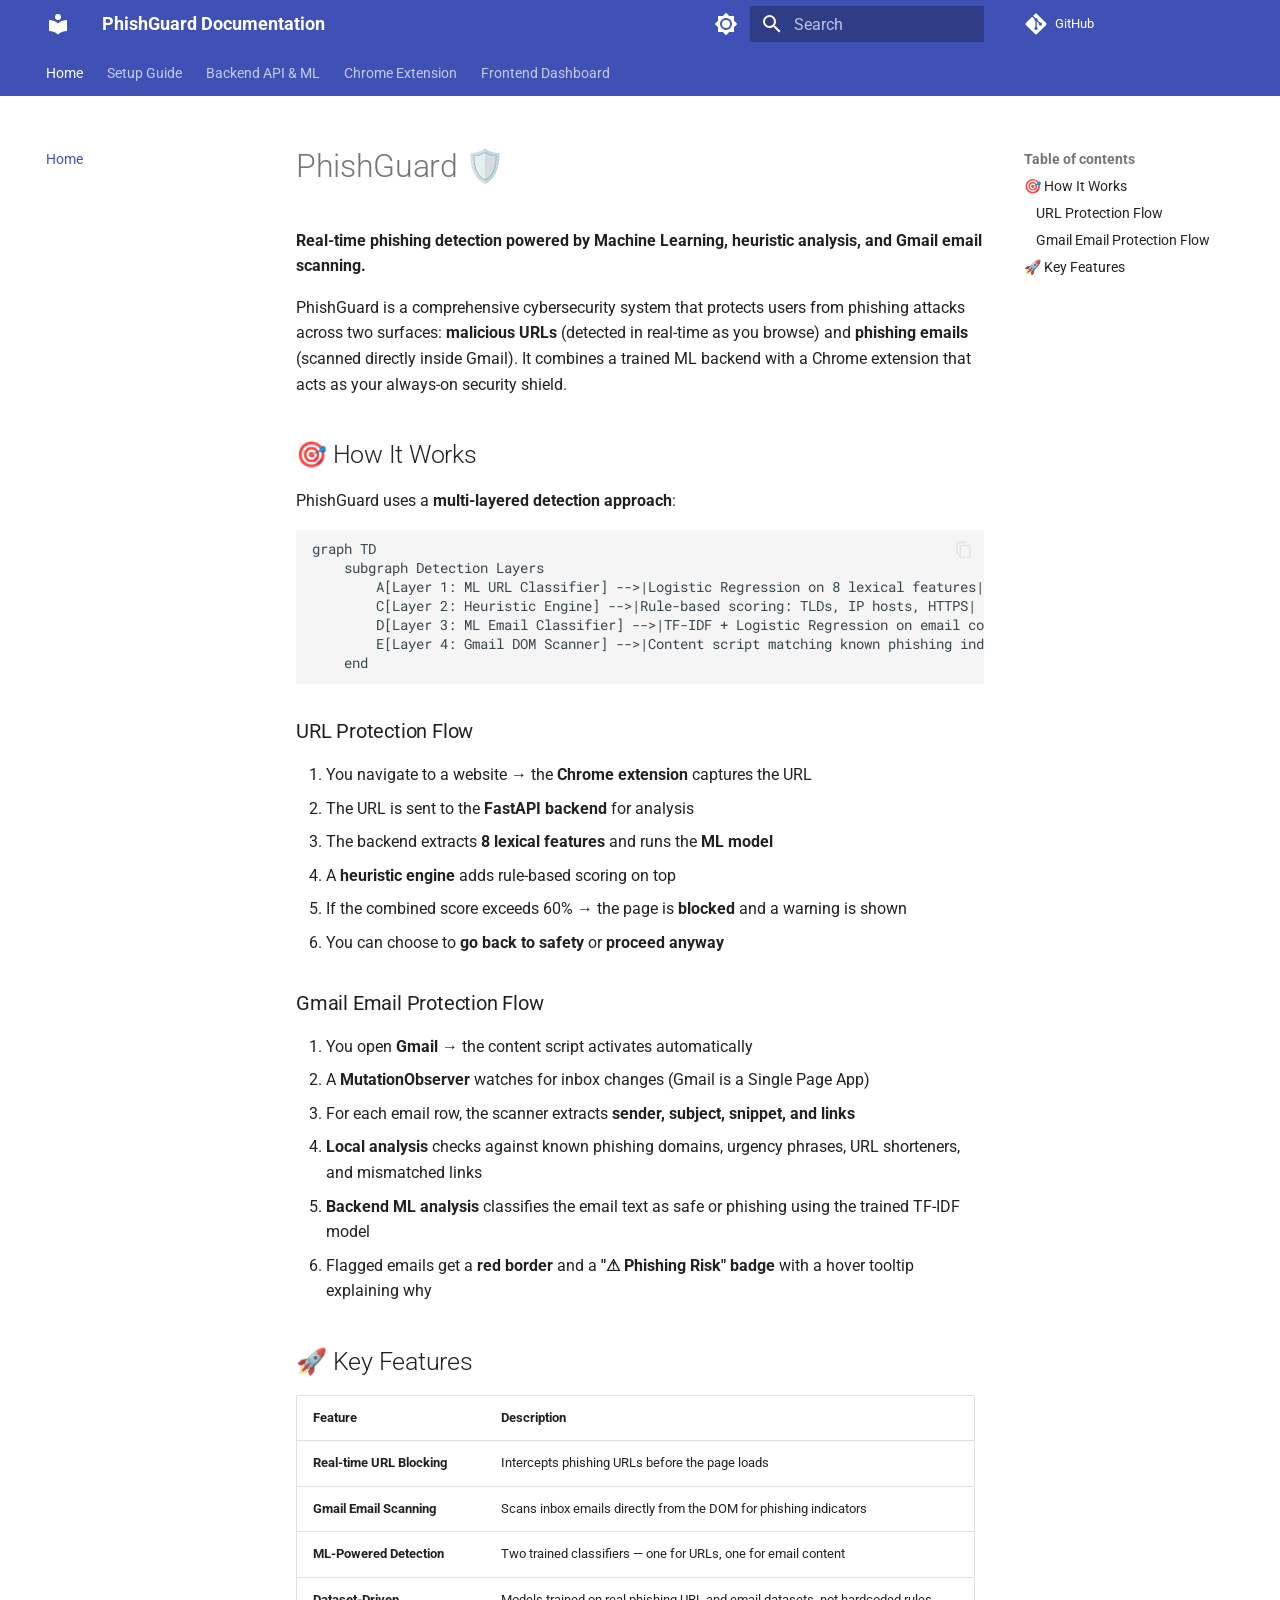
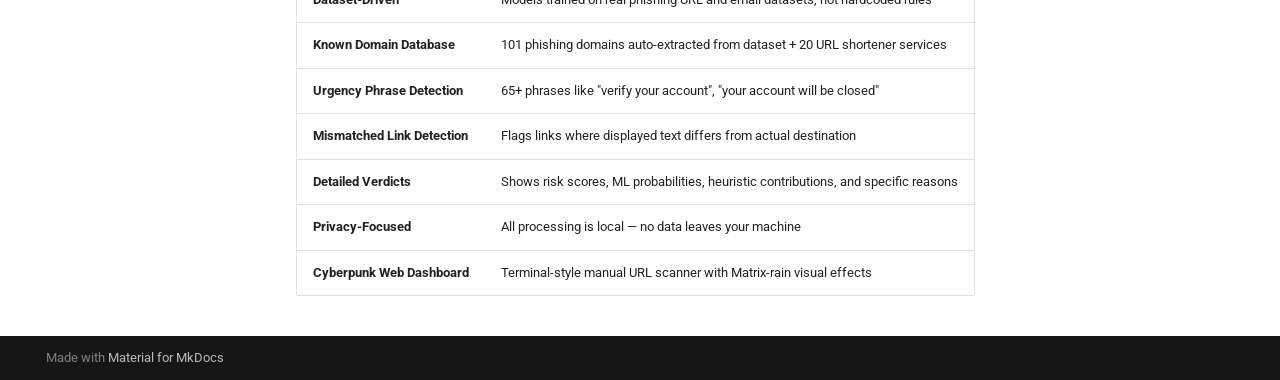
<file: index.html>
<!doctype html>
<html lang="en" class="no-js">
  <head>
    
      <meta charset="utf-8">
      <meta name="viewport" content="width=device-width,initial-scale=1">
      
        <meta name="description" content="Comprehensive cybersecurity system for real-time phishing detection">
      
      
        <meta name="author" content="Team Guardians">
      
      
      
      
        <link rel="next" href="setup/">
      
      
        
      
      
      <link rel="icon" href="assets/images/favicon.png">
      <meta name="generator" content="mkdocs-1.6.1, mkdocs-material-9.7.5">
    
    
      
        <title>PhishGuard Documentation</title>
      
    
    
      <link rel="stylesheet" href="assets/stylesheets/main.484c7ddc.min.css">
      
        
        <link rel="stylesheet" href="assets/stylesheets/palette.ab4e12ef.min.css">
      
      


    
    
      
    
    
      
        
        
        <link rel="preconnect" href="https://fonts.gstatic.com" crossorigin>
        <link rel="stylesheet" href="https://fonts.googleapis.com/css?family=Roboto:300,300i,400,400i,700,700i%7CRoboto+Mono:400,400i,700,700i&display=fallback">
        <style>:root{--md-text-font:"Roboto";--md-code-font:"Roboto Mono"}</style>
      
    
    
    <script>__md_scope=new URL(".",location),__md_hash=e=>[...e].reduce(((e,_)=>(e<<5)-e+_.charCodeAt(0)),0),__md_get=(e,_=localStorage,t=__md_scope)=>JSON.parse(_.getItem(t.pathname+"."+e)),__md_set=(e,_,t=localStorage,a=__md_scope)=>{try{t.setItem(a.pathname+"."+e,JSON.stringify(_))}catch(e){}}</script>
    
      

    
    
  </head>
  
  
    
    
      
    
    
    
    
    <body dir="ltr" data-md-color-scheme="default" data-md-color-primary="indigo" data-md-color-accent="indigo">
  
    
    <input class="md-toggle" data-md-toggle="drawer" type="checkbox" id="__drawer" autocomplete="off">
    <input class="md-toggle" data-md-toggle="search" type="checkbox" id="__search" autocomplete="off">
    <label class="md-overlay" for="__drawer"></label>
    <div data-md-component="skip">
      
        
        <a href="#phishguard" class="md-skip">
          Skip to content
        </a>
      
    </div>
    <div data-md-component="announce">
      
    </div>
    
    
      

<header class="md-header" data-md-component="header">
  <nav class="md-header__inner md-grid" aria-label="Header">
    <a href="." title="PhishGuard Documentation" class="md-header__button md-logo" aria-label="PhishGuard Documentation" data-md-component="logo">
      
  
  <svg xmlns="http://www.w3.org/2000/svg" viewBox="0 0 24 24"><path d="M12 8a3 3 0 0 0 3-3 3 3 0 0 0-3-3 3 3 0 0 0-3 3 3 3 0 0 0 3 3m0 3.54C9.64 9.35 6.5 8 3 8v11c3.5 0 6.64 1.35 9 3.54 2.36-2.19 5.5-3.54 9-3.54V8c-3.5 0-6.64 1.35-9 3.54"/></svg>

    </a>
    <label class="md-header__button md-icon" for="__drawer">
      
      <svg xmlns="http://www.w3.org/2000/svg" viewBox="0 0 24 24"><path d="M3 6h18v2H3zm0 5h18v2H3zm0 5h18v2H3z"/></svg>
    </label>
    <div class="md-header__title" data-md-component="header-title">
      <div class="md-header__ellipsis">
        <div class="md-header__topic">
          <span class="md-ellipsis">
            PhishGuard Documentation
          </span>
        </div>
        <div class="md-header__topic" data-md-component="header-topic">
          <span class="md-ellipsis">
            
              Home
            
          </span>
        </div>
      </div>
    </div>
    
      
        <form class="md-header__option" data-md-component="palette">
  
    
    
    
    <input class="md-option" data-md-color-media="(prefers-color-scheme: light)" data-md-color-scheme="default" data-md-color-primary="indigo" data-md-color-accent="indigo"  aria-label="Switch to dark mode"  type="radio" name="__palette" id="__palette_0">
    
      <label class="md-header__button md-icon" title="Switch to dark mode" for="__palette_1" hidden>
        <svg xmlns="http://www.w3.org/2000/svg" viewBox="0 0 24 24"><path d="M12 8a4 4 0 0 0-4 4 4 4 0 0 0 4 4 4 4 0 0 0 4-4 4 4 0 0 0-4-4m0 10a6 6 0 0 1-6-6 6 6 0 0 1 6-6 6 6 0 0 1 6 6 6 6 0 0 1-6 6m8-9.31V4h-4.69L12 .69 8.69 4H4v4.69L.69 12 4 15.31V20h4.69L12 23.31 15.31 20H20v-4.69L23.31 12z"/></svg>
      </label>
    
  
    
    
    
    <input class="md-option" data-md-color-media="(prefers-color-scheme: dark)" data-md-color-scheme="slate" data-md-color-primary="indigo" data-md-color-accent="indigo"  aria-label="Switch to light mode"  type="radio" name="__palette" id="__palette_1">
    
      <label class="md-header__button md-icon" title="Switch to light mode" for="__palette_0" hidden>
        <svg xmlns="http://www.w3.org/2000/svg" viewBox="0 0 24 24"><path d="M12 18c-.89 0-1.74-.2-2.5-.55C11.56 16.5 13 14.42 13 12s-1.44-4.5-3.5-5.45C10.26 6.2 11.11 6 12 6a6 6 0 0 1 6 6 6 6 0 0 1-6 6m8-9.31V4h-4.69L12 .69 8.69 4H4v4.69L.69 12 4 15.31V20h4.69L12 23.31 15.31 20H20v-4.69L23.31 12z"/></svg>
      </label>
    
  
</form>
      
    
    
      <script>var palette=__md_get("__palette");if(palette&&palette.color){if("(prefers-color-scheme)"===palette.color.media){var media=matchMedia("(prefers-color-scheme: light)"),input=document.querySelector(media.matches?"[data-md-color-media='(prefers-color-scheme: light)']":"[data-md-color-media='(prefers-color-scheme: dark)']");palette.color.media=input.getAttribute("data-md-color-media"),palette.color.scheme=input.getAttribute("data-md-color-scheme"),palette.color.primary=input.getAttribute("data-md-color-primary"),palette.color.accent=input.getAttribute("data-md-color-accent")}for(var[key,value]of Object.entries(palette.color))document.body.setAttribute("data-md-color-"+key,value)}</script>
    
    
    
      
      
        <label class="md-header__button md-icon" for="__search">
          
          <svg xmlns="http://www.w3.org/2000/svg" viewBox="0 0 24 24"><path d="M9.5 3A6.5 6.5 0 0 1 16 9.5c0 1.61-.59 3.09-1.56 4.23l.27.27h.79l5 5-1.5 1.5-5-5v-.79l-.27-.27A6.52 6.52 0 0 1 9.5 16 6.5 6.5 0 0 1 3 9.5 6.5 6.5 0 0 1 9.5 3m0 2C7 5 5 7 5 9.5S7 14 9.5 14 14 12 14 9.5 12 5 9.5 5"/></svg>
        </label>
        <div class="md-search" data-md-component="search" role="dialog">
  <label class="md-search__overlay" for="__search"></label>
  <div class="md-search__inner" role="search">
    <form class="md-search__form" name="search">
      <input type="text" class="md-search__input" name="query" aria-label="Search" placeholder="Search" autocapitalize="off" autocorrect="off" autocomplete="off" spellcheck="false" data-md-component="search-query" required>
      <label class="md-search__icon md-icon" for="__search">
        
        <svg xmlns="http://www.w3.org/2000/svg" viewBox="0 0 24 24"><path d="M9.5 3A6.5 6.5 0 0 1 16 9.5c0 1.61-.59 3.09-1.56 4.23l.27.27h.79l5 5-1.5 1.5-5-5v-.79l-.27-.27A6.52 6.52 0 0 1 9.5 16 6.5 6.5 0 0 1 3 9.5 6.5 6.5 0 0 1 9.5 3m0 2C7 5 5 7 5 9.5S7 14 9.5 14 14 12 14 9.5 12 5 9.5 5"/></svg>
        
        <svg xmlns="http://www.w3.org/2000/svg" viewBox="0 0 24 24"><path d="M20 11v2H8l5.5 5.5-1.42 1.42L4.16 12l7.92-7.92L13.5 5.5 8 11z"/></svg>
      </label>
      <nav class="md-search__options" aria-label="Search">
        
        <button type="reset" class="md-search__icon md-icon" title="Clear" aria-label="Clear" tabindex="-1">
          
          <svg xmlns="http://www.w3.org/2000/svg" viewBox="0 0 24 24"><path d="M19 6.41 17.59 5 12 10.59 6.41 5 5 6.41 10.59 12 5 17.59 6.41 19 12 13.41 17.59 19 19 17.59 13.41 12z"/></svg>
        </button>
      </nav>
      
        <div class="md-search__suggest" data-md-component="search-suggest"></div>
      
    </form>
    <div class="md-search__output">
      <div class="md-search__scrollwrap" tabindex="0" data-md-scrollfix>
        <div class="md-search-result" data-md-component="search-result">
          <div class="md-search-result__meta">
            Initializing search
          </div>
          <ol class="md-search-result__list" role="presentation"></ol>
        </div>
      </div>
    </div>
  </div>
</div>
      
    
    
      <div class="md-header__source">
        <a href="https://github.com/peter-kiilu/Guardians-phishguard" title="Go to repository" class="md-source" data-md-component="source">
  <div class="md-source__icon md-icon">
    
    <svg xmlns="http://www.w3.org/2000/svg" viewBox="0 0 448 512"><!--! Font Awesome Free 7.1.0 by @fontawesome - https://fontawesome.com License - https://fontawesome.com/license/free (Icons: CC BY 4.0, Fonts: SIL OFL 1.1, Code: MIT License) Copyright 2025 Fonticons, Inc.--><path d="M439.6 236.1 244 40.5c-5.4-5.5-12.8-8.5-20.4-8.5s-15 3-20.4 8.4L162.5 81l51.5 51.5c27.1-9.1 52.7 16.8 43.4 43.7l49.7 49.7c34.2-11.8 61.2 31 35.5 56.7-26.5 26.5-70.2-2.9-56-37.3L240.3 199v121.9c25.3 12.5 22.3 41.8 9.1 55-6.4 6.4-15.2 10.1-24.3 10.1s-17.8-3.6-24.3-10.1c-17.6-17.6-11.1-46.9 11.2-56v-123c-20.8-8.5-24.6-30.7-18.6-45L142.6 101 8.5 235.1C3 240.6 0 247.9 0 255.5s3 15 8.5 20.4l195.6 195.7c5.4 5.4 12.7 8.4 20.4 8.4s15-3 20.4-8.4l194.7-194.7c5.4-5.4 8.4-12.8 8.4-20.4s-3-15-8.4-20.4"/></svg>
  </div>
  <div class="md-source__repository">
    GitHub
  </div>
</a>
      </div>
    
  </nav>
  
</header>
    
    <div class="md-container" data-md-component="container">
      
      
        
          
            
<nav class="md-tabs" aria-label="Tabs" data-md-component="tabs">
  <div class="md-grid">
    <ul class="md-tabs__list">
      
        
  
  
  
    
  
  
    <li class="md-tabs__item md-tabs__item--active">
      <a href="." class="md-tabs__link">
        
  
  
    
  
  Home

      </a>
    </li>
  

      
        
  
  
  
  
    <li class="md-tabs__item">
      <a href="setup/" class="md-tabs__link">
        
  
  
    
  
  Setup Guide

      </a>
    </li>
  

      
        
  
  
  
  
    
    
      <li class="md-tabs__item">
        <a href="backend/" class="md-tabs__link">
          
  
  
  Backend API & ML

        </a>
      </li>
    
  

      
        
  
  
  
  
    
    
      <li class="md-tabs__item">
        <a href="extension/" class="md-tabs__link">
          
  
  
  Chrome Extension

        </a>
      </li>
    
  

      
        
  
  
  
  
    
    
      <li class="md-tabs__item">
        <a href="frontend/" class="md-tabs__link">
          
  
  
  Frontend Dashboard

        </a>
      </li>
    
  

      
    </ul>
  </div>
</nav>
          
        
      
      <main class="md-main" data-md-component="main">
        <div class="md-main__inner md-grid">
          
            
              
              <div class="md-sidebar md-sidebar--primary" data-md-component="sidebar" data-md-type="navigation" >
                <div class="md-sidebar__scrollwrap">
                  <div class="md-sidebar__inner">
                    


  


<nav class="md-nav md-nav--primary md-nav--lifted" aria-label="Navigation" data-md-level="0">
  <label class="md-nav__title" for="__drawer">
    <a href="." title="PhishGuard Documentation" class="md-nav__button md-logo" aria-label="PhishGuard Documentation" data-md-component="logo">
      
  
  <svg xmlns="http://www.w3.org/2000/svg" viewBox="0 0 24 24"><path d="M12 8a3 3 0 0 0 3-3 3 3 0 0 0-3-3 3 3 0 0 0-3 3 3 3 0 0 0 3 3m0 3.54C9.64 9.35 6.5 8 3 8v11c3.5 0 6.64 1.35 9 3.54 2.36-2.19 5.5-3.54 9-3.54V8c-3.5 0-6.64 1.35-9 3.54"/></svg>

    </a>
    PhishGuard Documentation
  </label>
  
    <div class="md-nav__source">
      <a href="https://github.com/peter-kiilu/Guardians-phishguard" title="Go to repository" class="md-source" data-md-component="source">
  <div class="md-source__icon md-icon">
    
    <svg xmlns="http://www.w3.org/2000/svg" viewBox="0 0 448 512"><!--! Font Awesome Free 7.1.0 by @fontawesome - https://fontawesome.com License - https://fontawesome.com/license/free (Icons: CC BY 4.0, Fonts: SIL OFL 1.1, Code: MIT License) Copyright 2025 Fonticons, Inc.--><path d="M439.6 236.1 244 40.5c-5.4-5.5-12.8-8.5-20.4-8.5s-15 3-20.4 8.4L162.5 81l51.5 51.5c27.1-9.1 52.7 16.8 43.4 43.7l49.7 49.7c34.2-11.8 61.2 31 35.5 56.7-26.5 26.5-70.2-2.9-56-37.3L240.3 199v121.9c25.3 12.5 22.3 41.8 9.1 55-6.4 6.4-15.2 10.1-24.3 10.1s-17.8-3.6-24.3-10.1c-17.6-17.6-11.1-46.9 11.2-56v-123c-20.8-8.5-24.6-30.7-18.6-45L142.6 101 8.5 235.1C3 240.6 0 247.9 0 255.5s3 15 8.5 20.4l195.6 195.7c5.4 5.4 12.7 8.4 20.4 8.4s15-3 20.4-8.4l194.7-194.7c5.4-5.4 8.4-12.8 8.4-20.4s-3-15-8.4-20.4"/></svg>
  </div>
  <div class="md-source__repository">
    GitHub
  </div>
</a>
    </div>
  
  <ul class="md-nav__list" data-md-scrollfix>
    
      
      
  
  
    
  
  
  
    <li class="md-nav__item md-nav__item--active">
      
      <input class="md-nav__toggle md-toggle" type="checkbox" id="__toc">
      
      
        
      
      
        <label class="md-nav__link md-nav__link--active" for="__toc">
          
  
  
  <span class="md-ellipsis">
    
  
    Home
  

    
  </span>
  
  

          <span class="md-nav__icon md-icon"></span>
        </label>
      
      <a href="." class="md-nav__link md-nav__link--active">
        
  
  
  <span class="md-ellipsis">
    
  
    Home
  

    
  </span>
  
  

      </a>
      
        

<nav class="md-nav md-nav--secondary" aria-label="Table of contents">
  
  
  
    
  
  
    <label class="md-nav__title" for="__toc">
      <span class="md-nav__icon md-icon"></span>
      Table of contents
    </label>
    <ul class="md-nav__list" data-md-component="toc" data-md-scrollfix>
      
        <li class="md-nav__item">
  <a href="#how-it-works" class="md-nav__link">
    <span class="md-ellipsis">
      
        🎯 How It Works
      
    </span>
  </a>
  
    <nav class="md-nav" aria-label="🎯 How It Works">
      <ul class="md-nav__list">
        
          <li class="md-nav__item">
  <a href="#url-protection-flow" class="md-nav__link">
    <span class="md-ellipsis">
      
        URL Protection Flow
      
    </span>
  </a>
  
</li>
        
          <li class="md-nav__item">
  <a href="#gmail-email-protection-flow" class="md-nav__link">
    <span class="md-ellipsis">
      
        Gmail Email Protection Flow
      
    </span>
  </a>
  
</li>
        
      </ul>
    </nav>
  
</li>
      
        <li class="md-nav__item">
  <a href="#key-features" class="md-nav__link">
    <span class="md-ellipsis">
      
        🚀 Key Features
      
    </span>
  </a>
  
</li>
      
    </ul>
  
</nav>
      
    </li>
  

    
      
      
  
  
  
  
    <li class="md-nav__item">
      <a href="setup/" class="md-nav__link">
        
  
  
  <span class="md-ellipsis">
    
  
    Setup Guide
  

    
  </span>
  
  

      </a>
    </li>
  

    
      
      
  
  
  
  
    
    
    
    
      
      
        
      
    
    
    <li class="md-nav__item md-nav__item--nested">
      
        
        
        <input class="md-nav__toggle md-toggle " type="checkbox" id="__nav_3" >
        
          
          <label class="md-nav__link" for="__nav_3" id="__nav_3_label" tabindex="0">
            
  
  
  <span class="md-ellipsis">
    
  
    Backend API & ML
  

    
  </span>
  
  

            <span class="md-nav__icon md-icon"></span>
          </label>
        
        <nav class="md-nav" data-md-level="1" aria-labelledby="__nav_3_label" aria-expanded="false">
          <label class="md-nav__title" for="__nav_3">
            <span class="md-nav__icon md-icon"></span>
            
  
    Backend API & ML
  

          </label>
          <ul class="md-nav__list" data-md-scrollfix>
            
              
                
  
  
  
  
    <li class="md-nav__item">
      <a href="backend/" class="md-nav__link">
        
  
  
  <span class="md-ellipsis">
    
  
    Overview
  

    
  </span>
  
  

      </a>
    </li>
  

              
            
              
                
  
  
  
  
    <li class="md-nav__item">
      <a href="backend/api/" class="md-nav__link">
        
  
  
  <span class="md-ellipsis">
    
  
    API Reference
  

    
  </span>
  
  

      </a>
    </li>
  

              
            
              
                
  
  
  
  
    <li class="md-nav__item">
      <a href="backend/ml-pipeline/" class="md-nav__link">
        
  
  
  <span class="md-ellipsis">
    
  
    ML Pipeline
  

    
  </span>
  
  

      </a>
    </li>
  

              
            
          </ul>
        </nav>
      
    </li>
  

    
      
      
  
  
  
  
    
    
    
    
      
      
        
      
    
    
    <li class="md-nav__item md-nav__item--nested">
      
        
        
        <input class="md-nav__toggle md-toggle " type="checkbox" id="__nav_4" >
        
          
          <label class="md-nav__link" for="__nav_4" id="__nav_4_label" tabindex="0">
            
  
  
  <span class="md-ellipsis">
    
  
    Chrome Extension
  

    
  </span>
  
  

            <span class="md-nav__icon md-icon"></span>
          </label>
        
        <nav class="md-nav" data-md-level="1" aria-labelledby="__nav_4_label" aria-expanded="false">
          <label class="md-nav__title" for="__nav_4">
            <span class="md-nav__icon md-icon"></span>
            
  
    Chrome Extension
  

          </label>
          <ul class="md-nav__list" data-md-scrollfix>
            
              
                
  
  
  
  
    <li class="md-nav__item">
      <a href="extension/" class="md-nav__link">
        
  
  
  <span class="md-ellipsis">
    
  
    Overview
  

    
  </span>
  
  

      </a>
    </li>
  

              
            
              
                
  
  
  
  
    <li class="md-nav__item">
      <a href="extension/url-protection/" class="md-nav__link">
        
  
  
  <span class="md-ellipsis">
    
  
    URL Protection
  

    
  </span>
  
  

      </a>
    </li>
  

              
            
              
                
  
  
  
  
    <li class="md-nav__item">
      <a href="extension/gmail-protection/" class="md-nav__link">
        
  
  
  <span class="md-ellipsis">
    
  
    Gmail Protection
  

    
  </span>
  
  

      </a>
    </li>
  

              
            
          </ul>
        </nav>
      
    </li>
  

    
      
      
  
  
  
  
    
    
    
    
      
      
        
      
    
    
    <li class="md-nav__item md-nav__item--nested">
      
        
        
        <input class="md-nav__toggle md-toggle " type="checkbox" id="__nav_5" >
        
          
          <label class="md-nav__link" for="__nav_5" id="__nav_5_label" tabindex="0">
            
  
  
  <span class="md-ellipsis">
    
  
    Frontend Dashboard
  

    
  </span>
  
  

            <span class="md-nav__icon md-icon"></span>
          </label>
        
        <nav class="md-nav" data-md-level="1" aria-labelledby="__nav_5_label" aria-expanded="false">
          <label class="md-nav__title" for="__nav_5">
            <span class="md-nav__icon md-icon"></span>
            
  
    Frontend Dashboard
  

          </label>
          <ul class="md-nav__list" data-md-scrollfix>
            
              
                
  
  
  
  
    <li class="md-nav__item">
      <a href="frontend/" class="md-nav__link">
        
  
  
  <span class="md-ellipsis">
    
  
    Cyberpunk UI
  

    
  </span>
  
  

      </a>
    </li>
  

              
            
          </ul>
        </nav>
      
    </li>
  

    
  </ul>
</nav>
                  </div>
                </div>
              </div>
            
            
              
              <div class="md-sidebar md-sidebar--secondary" data-md-component="sidebar" data-md-type="toc" >
                <div class="md-sidebar__scrollwrap">
                  <div class="md-sidebar__inner">
                    

<nav class="md-nav md-nav--secondary" aria-label="Table of contents">
  
  
  
    
  
  
    <label class="md-nav__title" for="__toc">
      <span class="md-nav__icon md-icon"></span>
      Table of contents
    </label>
    <ul class="md-nav__list" data-md-component="toc" data-md-scrollfix>
      
        <li class="md-nav__item">
  <a href="#how-it-works" class="md-nav__link">
    <span class="md-ellipsis">
      
        🎯 How It Works
      
    </span>
  </a>
  
    <nav class="md-nav" aria-label="🎯 How It Works">
      <ul class="md-nav__list">
        
          <li class="md-nav__item">
  <a href="#url-protection-flow" class="md-nav__link">
    <span class="md-ellipsis">
      
        URL Protection Flow
      
    </span>
  </a>
  
</li>
        
          <li class="md-nav__item">
  <a href="#gmail-email-protection-flow" class="md-nav__link">
    <span class="md-ellipsis">
      
        Gmail Email Protection Flow
      
    </span>
  </a>
  
</li>
        
      </ul>
    </nav>
  
</li>
      
        <li class="md-nav__item">
  <a href="#key-features" class="md-nav__link">
    <span class="md-ellipsis">
      
        🚀 Key Features
      
    </span>
  </a>
  
</li>
      
    </ul>
  
</nav>
                  </div>
                </div>
              </div>
            
          
          
            <div class="md-content" data-md-component="content">
              
              <article class="md-content__inner md-typeset">
                
                  


  
  


<h1 id="phishguard">PhishGuard 🛡️</h1>
<p><strong>Real-time phishing detection powered by Machine Learning, heuristic analysis, and Gmail email scanning.</strong></p>
<p>PhishGuard is a comprehensive cybersecurity system that protects users from phishing attacks across two surfaces: <strong>malicious URLs</strong> (detected in real-time as you browse) and <strong>phishing emails</strong> (scanned directly inside Gmail). It combines a trained ML backend with a Chrome extension that acts as your always-on security shield.</p>
<h2 id="how-it-works">🎯 How It Works</h2>
<p>PhishGuard uses a <strong>multi-layered detection approach</strong>:</p>
<div class="language-text highlight"><pre><span></span><code><span id="__span-0-1"><a id="__codelineno-0-1" name="__codelineno-0-1" href="#__codelineno-0-1"></a>graph TD
</span><span id="__span-0-2"><a id="__codelineno-0-2" name="__codelineno-0-2" href="#__codelineno-0-2"></a>    subgraph Detection Layers
</span><span id="__span-0-3"><a id="__codelineno-0-3" name="__codelineno-0-3" href="#__codelineno-0-3"></a>        A[Layer 1: ML URL Classifier] --&gt;|Logistic Regression on 8 lexical features| B(Threat Analysis)
</span><span id="__span-0-4"><a id="__codelineno-0-4" name="__codelineno-0-4" href="#__codelineno-0-4"></a>        C[Layer 2: Heuristic Engine] --&gt;|Rule-based scoring: TLDs, IP hosts, HTTPS| B
</span><span id="__span-0-5"><a id="__codelineno-0-5" name="__codelineno-0-5" href="#__codelineno-0-5"></a>        D[Layer 3: ML Email Classifier] --&gt;|TF-IDF + Logistic Regression on email content| B
</span><span id="__span-0-6"><a id="__codelineno-0-6" name="__codelineno-0-6" href="#__codelineno-0-6"></a>        E[Layer 4: Gmail DOM Scanner] --&gt;|Content script matching known phishing indicators| B
</span><span id="__span-0-7"><a id="__codelineno-0-7" name="__codelineno-0-7" href="#__codelineno-0-7"></a>    end
</span></code></pre></div>
<h3 id="url-protection-flow">URL Protection Flow</h3>
<ol>
<li>You navigate to a website → the <strong>Chrome extension</strong> captures the URL</li>
<li>The URL is sent to the <strong>FastAPI backend</strong> for analysis</li>
<li>The backend extracts <strong>8 lexical features</strong> and runs the <strong>ML model</strong></li>
<li>A <strong>heuristic engine</strong> adds rule-based scoring on top</li>
<li>If the combined score exceeds 60% → the page is <strong>blocked</strong> and a warning is shown</li>
<li>You can choose to <strong>go back to safety</strong> or <strong>proceed anyway</strong></li>
</ol>
<h3 id="gmail-email-protection-flow">Gmail Email Protection Flow</h3>
<ol>
<li>You open <strong>Gmail</strong> → the content script activates automatically</li>
<li>A <strong>MutationObserver</strong> watches for inbox changes (Gmail is a Single Page App)</li>
<li>For each email row, the scanner extracts <strong>sender, subject, snippet, and links</strong></li>
<li><strong>Local analysis</strong> checks against known phishing domains, urgency phrases, URL shorteners, and mismatched links</li>
<li><strong>Backend ML analysis</strong> classifies the email text as safe or phishing using the trained TF-IDF model</li>
<li>Flagged emails get a <strong>red border</strong> and a <strong>"⚠ Phishing Risk" badge</strong> with a hover tooltip explaining why</li>
</ol>
<h2 id="key-features">🚀 Key Features</h2>
<table>
<thead>
<tr>
<th>Feature</th>
<th>Description</th>
</tr>
</thead>
<tbody>
<tr>
<td><strong>Real-time URL Blocking</strong></td>
<td>Intercepts phishing URLs before the page loads</td>
</tr>
<tr>
<td><strong>Gmail Email Scanning</strong></td>
<td>Scans inbox emails directly from the DOM for phishing indicators</td>
</tr>
<tr>
<td><strong>ML-Powered Detection</strong></td>
<td>Two trained classifiers — one for URLs, one for email content</td>
</tr>
<tr>
<td><strong>Dataset-Driven</strong></td>
<td>Models trained on real phishing URL and email datasets, not hardcoded rules</td>
</tr>
<tr>
<td><strong>Known Domain Database</strong></td>
<td>101 phishing domains auto-extracted from dataset + 20 URL shortener services</td>
</tr>
<tr>
<td><strong>Urgency Phrase Detection</strong></td>
<td>65+ phrases like "verify your account", "your account will be closed"</td>
</tr>
<tr>
<td><strong>Mismatched Link Detection</strong></td>
<td>Flags links where displayed text differs from actual destination</td>
</tr>
<tr>
<td><strong>Detailed Verdicts</strong></td>
<td>Shows risk scores, ML probabilities, heuristic contributions, and specific reasons</td>
</tr>
<tr>
<td><strong>Privacy-Focused</strong></td>
<td>All processing is local — no data leaves your machine</td>
</tr>
<tr>
<td><strong>Cyberpunk Web Dashboard</strong></td>
<td>Terminal-style manual URL scanner with Matrix-rain visual effects</td>
</tr>
</tbody>
</table>












                
              </article>
            </div>
          
          
<script>var target=document.getElementById(location.hash.slice(1));target&&target.name&&(target.checked=target.name.startsWith("__tabbed_"))</script>
        </div>
        
      </main>
      
        <footer class="md-footer">
  
  <div class="md-footer-meta md-typeset">
    <div class="md-footer-meta__inner md-grid">
      <div class="md-copyright">
  
  
    Made with
    <a href="https://squidfunk.github.io/mkdocs-material/" target="_blank" rel="noopener">
      Material for MkDocs
    </a>
  
</div>
      
    </div>
  </div>
</footer>
      
    </div>
    <div class="md-dialog" data-md-component="dialog">
      <div class="md-dialog__inner md-typeset"></div>
    </div>
    
    
    
      
      
      <script id="__config" type="application/json">{"annotate": null, "base": ".", "features": ["navigation.tabs", "navigation.sections", "search.suggest", "search.highlight", "content.code.copy", "content.code.annotate"], "search": "assets/javascripts/workers/search.2c215733.min.js", "tags": null, "translations": {"clipboard.copied": "Copied to clipboard", "clipboard.copy": "Copy to clipboard", "search.result.more.one": "1 more on this page", "search.result.more.other": "# more on this page", "search.result.none": "No matching documents", "search.result.one": "1 matching document", "search.result.other": "# matching documents", "search.result.placeholder": "Type to start searching", "search.result.term.missing": "Missing", "select.version": "Select version"}, "version": null}</script>
    
    
      <script src="assets/javascripts/bundle.79ae519e.min.js"></script>
      
    
  </body>
</html>
</file>
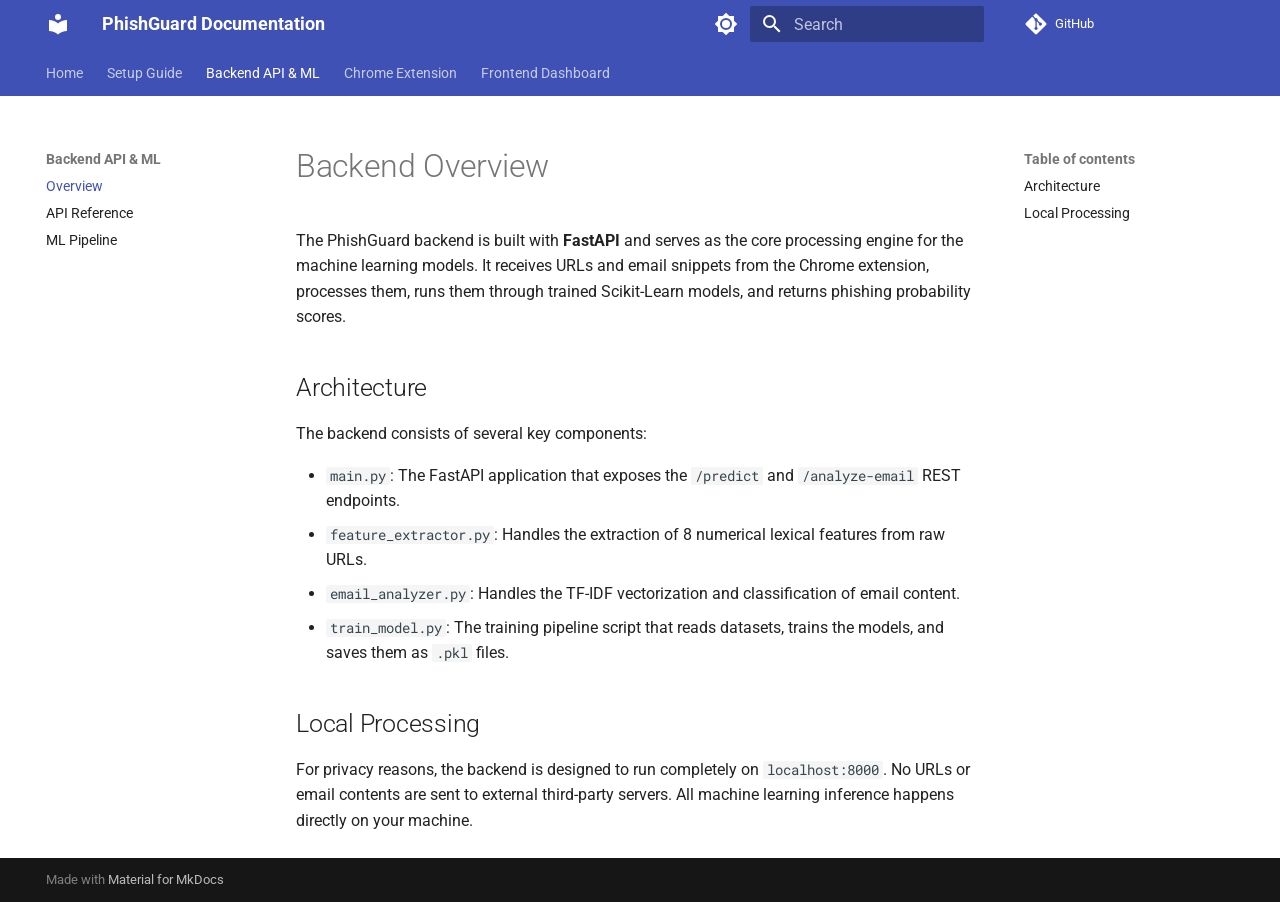
<file: backend/index.html>
<!doctype html>
<html lang="en" class="no-js">
  <head>
    
      <meta charset="utf-8">
      <meta name="viewport" content="width=device-width,initial-scale=1">
      
        <meta name="description" content="Comprehensive cybersecurity system for real-time phishing detection">
      
      
        <meta name="author" content="Team Guardians">
      
      
      
        <link rel="prev" href="../setup/">
      
      
        <link rel="next" href="api/">
      
      
        
      
      
      <link rel="icon" href="../assets/images/favicon.png">
      <meta name="generator" content="mkdocs-1.6.1, mkdocs-material-9.7.5">
    
    
      
        <title>Overview - PhishGuard Documentation</title>
      
    
    
      <link rel="stylesheet" href="../assets/stylesheets/main.484c7ddc.min.css">
      
        
        <link rel="stylesheet" href="../assets/stylesheets/palette.ab4e12ef.min.css">
      
      


    
    
      
    
    
      
        
        
        <link rel="preconnect" href="https://fonts.gstatic.com" crossorigin>
        <link rel="stylesheet" href="https://fonts.googleapis.com/css?family=Roboto:300,300i,400,400i,700,700i%7CRoboto+Mono:400,400i,700,700i&display=fallback">
        <style>:root{--md-text-font:"Roboto";--md-code-font:"Roboto Mono"}</style>
      
    
    
    <script>__md_scope=new URL("..",location),__md_hash=e=>[...e].reduce(((e,_)=>(e<<5)-e+_.charCodeAt(0)),0),__md_get=(e,_=localStorage,t=__md_scope)=>JSON.parse(_.getItem(t.pathname+"."+e)),__md_set=(e,_,t=localStorage,a=__md_scope)=>{try{t.setItem(a.pathname+"."+e,JSON.stringify(_))}catch(e){}}</script>
    
      

    
    
  </head>
  
  
    
    
      
    
    
    
    
    <body dir="ltr" data-md-color-scheme="default" data-md-color-primary="indigo" data-md-color-accent="indigo">
  
    
    <input class="md-toggle" data-md-toggle="drawer" type="checkbox" id="__drawer" autocomplete="off">
    <input class="md-toggle" data-md-toggle="search" type="checkbox" id="__search" autocomplete="off">
    <label class="md-overlay" for="__drawer"></label>
    <div data-md-component="skip">
      
        
        <a href="#backend-overview" class="md-skip">
          Skip to content
        </a>
      
    </div>
    <div data-md-component="announce">
      
    </div>
    
    
      

<header class="md-header" data-md-component="header">
  <nav class="md-header__inner md-grid" aria-label="Header">
    <a href=".." title="PhishGuard Documentation" class="md-header__button md-logo" aria-label="PhishGuard Documentation" data-md-component="logo">
      
  
  <svg xmlns="http://www.w3.org/2000/svg" viewBox="0 0 24 24"><path d="M12 8a3 3 0 0 0 3-3 3 3 0 0 0-3-3 3 3 0 0 0-3 3 3 3 0 0 0 3 3m0 3.54C9.64 9.35 6.5 8 3 8v11c3.5 0 6.64 1.35 9 3.54 2.36-2.19 5.5-3.54 9-3.54V8c-3.5 0-6.64 1.35-9 3.54"/></svg>

    </a>
    <label class="md-header__button md-icon" for="__drawer">
      
      <svg xmlns="http://www.w3.org/2000/svg" viewBox="0 0 24 24"><path d="M3 6h18v2H3zm0 5h18v2H3zm0 5h18v2H3z"/></svg>
    </label>
    <div class="md-header__title" data-md-component="header-title">
      <div class="md-header__ellipsis">
        <div class="md-header__topic">
          <span class="md-ellipsis">
            PhishGuard Documentation
          </span>
        </div>
        <div class="md-header__topic" data-md-component="header-topic">
          <span class="md-ellipsis">
            
              Overview
            
          </span>
        </div>
      </div>
    </div>
    
      
        <form class="md-header__option" data-md-component="palette">
  
    
    
    
    <input class="md-option" data-md-color-media="(prefers-color-scheme: light)" data-md-color-scheme="default" data-md-color-primary="indigo" data-md-color-accent="indigo"  aria-label="Switch to dark mode"  type="radio" name="__palette" id="__palette_0">
    
      <label class="md-header__button md-icon" title="Switch to dark mode" for="__palette_1" hidden>
        <svg xmlns="http://www.w3.org/2000/svg" viewBox="0 0 24 24"><path d="M12 8a4 4 0 0 0-4 4 4 4 0 0 0 4 4 4 4 0 0 0 4-4 4 4 0 0 0-4-4m0 10a6 6 0 0 1-6-6 6 6 0 0 1 6-6 6 6 0 0 1 6 6 6 6 0 0 1-6 6m8-9.31V4h-4.69L12 .69 8.69 4H4v4.69L.69 12 4 15.31V20h4.69L12 23.31 15.31 20H20v-4.69L23.31 12z"/></svg>
      </label>
    
  
    
    
    
    <input class="md-option" data-md-color-media="(prefers-color-scheme: dark)" data-md-color-scheme="slate" data-md-color-primary="indigo" data-md-color-accent="indigo"  aria-label="Switch to light mode"  type="radio" name="__palette" id="__palette_1">
    
      <label class="md-header__button md-icon" title="Switch to light mode" for="__palette_0" hidden>
        <svg xmlns="http://www.w3.org/2000/svg" viewBox="0 0 24 24"><path d="M12 18c-.89 0-1.74-.2-2.5-.55C11.56 16.5 13 14.42 13 12s-1.44-4.5-3.5-5.45C10.26 6.2 11.11 6 12 6a6 6 0 0 1 6 6 6 6 0 0 1-6 6m8-9.31V4h-4.69L12 .69 8.69 4H4v4.69L.69 12 4 15.31V20h4.69L12 23.31 15.31 20H20v-4.69L23.31 12z"/></svg>
      </label>
    
  
</form>
      
    
    
      <script>var palette=__md_get("__palette");if(palette&&palette.color){if("(prefers-color-scheme)"===palette.color.media){var media=matchMedia("(prefers-color-scheme: light)"),input=document.querySelector(media.matches?"[data-md-color-media='(prefers-color-scheme: light)']":"[data-md-color-media='(prefers-color-scheme: dark)']");palette.color.media=input.getAttribute("data-md-color-media"),palette.color.scheme=input.getAttribute("data-md-color-scheme"),palette.color.primary=input.getAttribute("data-md-color-primary"),palette.color.accent=input.getAttribute("data-md-color-accent")}for(var[key,value]of Object.entries(palette.color))document.body.setAttribute("data-md-color-"+key,value)}</script>
    
    
    
      
      
        <label class="md-header__button md-icon" for="__search">
          
          <svg xmlns="http://www.w3.org/2000/svg" viewBox="0 0 24 24"><path d="M9.5 3A6.5 6.5 0 0 1 16 9.5c0 1.61-.59 3.09-1.56 4.23l.27.27h.79l5 5-1.5 1.5-5-5v-.79l-.27-.27A6.52 6.52 0 0 1 9.5 16 6.5 6.5 0 0 1 3 9.5 6.5 6.5 0 0 1 9.5 3m0 2C7 5 5 7 5 9.5S7 14 9.5 14 14 12 14 9.5 12 5 9.5 5"/></svg>
        </label>
        <div class="md-search" data-md-component="search" role="dialog">
  <label class="md-search__overlay" for="__search"></label>
  <div class="md-search__inner" role="search">
    <form class="md-search__form" name="search">
      <input type="text" class="md-search__input" name="query" aria-label="Search" placeholder="Search" autocapitalize="off" autocorrect="off" autocomplete="off" spellcheck="false" data-md-component="search-query" required>
      <label class="md-search__icon md-icon" for="__search">
        
        <svg xmlns="http://www.w3.org/2000/svg" viewBox="0 0 24 24"><path d="M9.5 3A6.5 6.5 0 0 1 16 9.5c0 1.61-.59 3.09-1.56 4.23l.27.27h.79l5 5-1.5 1.5-5-5v-.79l-.27-.27A6.52 6.52 0 0 1 9.5 16 6.5 6.5 0 0 1 3 9.5 6.5 6.5 0 0 1 9.5 3m0 2C7 5 5 7 5 9.5S7 14 9.5 14 14 12 14 9.5 12 5 9.5 5"/></svg>
        
        <svg xmlns="http://www.w3.org/2000/svg" viewBox="0 0 24 24"><path d="M20 11v2H8l5.5 5.5-1.42 1.42L4.16 12l7.92-7.92L13.5 5.5 8 11z"/></svg>
      </label>
      <nav class="md-search__options" aria-label="Search">
        
        <button type="reset" class="md-search__icon md-icon" title="Clear" aria-label="Clear" tabindex="-1">
          
          <svg xmlns="http://www.w3.org/2000/svg" viewBox="0 0 24 24"><path d="M19 6.41 17.59 5 12 10.59 6.41 5 5 6.41 10.59 12 5 17.59 6.41 19 12 13.41 17.59 19 19 17.59 13.41 12z"/></svg>
        </button>
      </nav>
      
        <div class="md-search__suggest" data-md-component="search-suggest"></div>
      
    </form>
    <div class="md-search__output">
      <div class="md-search__scrollwrap" tabindex="0" data-md-scrollfix>
        <div class="md-search-result" data-md-component="search-result">
          <div class="md-search-result__meta">
            Initializing search
          </div>
          <ol class="md-search-result__list" role="presentation"></ol>
        </div>
      </div>
    </div>
  </div>
</div>
      
    
    
      <div class="md-header__source">
        <a href="https://github.com/peter-kiilu/Guardians-phishguard" title="Go to repository" class="md-source" data-md-component="source">
  <div class="md-source__icon md-icon">
    
    <svg xmlns="http://www.w3.org/2000/svg" viewBox="0 0 448 512"><!--! Font Awesome Free 7.1.0 by @fontawesome - https://fontawesome.com License - https://fontawesome.com/license/free (Icons: CC BY 4.0, Fonts: SIL OFL 1.1, Code: MIT License) Copyright 2025 Fonticons, Inc.--><path d="M439.6 236.1 244 40.5c-5.4-5.5-12.8-8.5-20.4-8.5s-15 3-20.4 8.4L162.5 81l51.5 51.5c27.1-9.1 52.7 16.8 43.4 43.7l49.7 49.7c34.2-11.8 61.2 31 35.5 56.7-26.5 26.5-70.2-2.9-56-37.3L240.3 199v121.9c25.3 12.5 22.3 41.8 9.1 55-6.4 6.4-15.2 10.1-24.3 10.1s-17.8-3.6-24.3-10.1c-17.6-17.6-11.1-46.9 11.2-56v-123c-20.8-8.5-24.6-30.7-18.6-45L142.6 101 8.5 235.1C3 240.6 0 247.9 0 255.5s3 15 8.5 20.4l195.6 195.7c5.4 5.4 12.7 8.4 20.4 8.4s15-3 20.4-8.4l194.7-194.7c5.4-5.4 8.4-12.8 8.4-20.4s-3-15-8.4-20.4"/></svg>
  </div>
  <div class="md-source__repository">
    GitHub
  </div>
</a>
      </div>
    
  </nav>
  
</header>
    
    <div class="md-container" data-md-component="container">
      
      
        
          
            
<nav class="md-tabs" aria-label="Tabs" data-md-component="tabs">
  <div class="md-grid">
    <ul class="md-tabs__list">
      
        
  
  
  
  
    <li class="md-tabs__item">
      <a href=".." class="md-tabs__link">
        
  
  
    
  
  Home

      </a>
    </li>
  

      
        
  
  
  
  
    <li class="md-tabs__item">
      <a href="../setup/" class="md-tabs__link">
        
  
  
    
  
  Setup Guide

      </a>
    </li>
  

      
        
  
  
  
    
  
  
    
    
      <li class="md-tabs__item md-tabs__item--active">
        <a href="./" class="md-tabs__link">
          
  
  
  Backend API & ML

        </a>
      </li>
    
  

      
        
  
  
  
  
    
    
      <li class="md-tabs__item">
        <a href="../extension/" class="md-tabs__link">
          
  
  
  Chrome Extension

        </a>
      </li>
    
  

      
        
  
  
  
  
    
    
      <li class="md-tabs__item">
        <a href="../frontend/" class="md-tabs__link">
          
  
  
  Frontend Dashboard

        </a>
      </li>
    
  

      
    </ul>
  </div>
</nav>
          
        
      
      <main class="md-main" data-md-component="main">
        <div class="md-main__inner md-grid">
          
            
              
              <div class="md-sidebar md-sidebar--primary" data-md-component="sidebar" data-md-type="navigation" >
                <div class="md-sidebar__scrollwrap">
                  <div class="md-sidebar__inner">
                    


  


<nav class="md-nav md-nav--primary md-nav--lifted" aria-label="Navigation" data-md-level="0">
  <label class="md-nav__title" for="__drawer">
    <a href=".." title="PhishGuard Documentation" class="md-nav__button md-logo" aria-label="PhishGuard Documentation" data-md-component="logo">
      
  
  <svg xmlns="http://www.w3.org/2000/svg" viewBox="0 0 24 24"><path d="M12 8a3 3 0 0 0 3-3 3 3 0 0 0-3-3 3 3 0 0 0-3 3 3 3 0 0 0 3 3m0 3.54C9.64 9.35 6.5 8 3 8v11c3.5 0 6.64 1.35 9 3.54 2.36-2.19 5.5-3.54 9-3.54V8c-3.5 0-6.64 1.35-9 3.54"/></svg>

    </a>
    PhishGuard Documentation
  </label>
  
    <div class="md-nav__source">
      <a href="https://github.com/peter-kiilu/Guardians-phishguard" title="Go to repository" class="md-source" data-md-component="source">
  <div class="md-source__icon md-icon">
    
    <svg xmlns="http://www.w3.org/2000/svg" viewBox="0 0 448 512"><!--! Font Awesome Free 7.1.0 by @fontawesome - https://fontawesome.com License - https://fontawesome.com/license/free (Icons: CC BY 4.0, Fonts: SIL OFL 1.1, Code: MIT License) Copyright 2025 Fonticons, Inc.--><path d="M439.6 236.1 244 40.5c-5.4-5.5-12.8-8.5-20.4-8.5s-15 3-20.4 8.4L162.5 81l51.5 51.5c27.1-9.1 52.7 16.8 43.4 43.7l49.7 49.7c34.2-11.8 61.2 31 35.5 56.7-26.5 26.5-70.2-2.9-56-37.3L240.3 199v121.9c25.3 12.5 22.3 41.8 9.1 55-6.4 6.4-15.2 10.1-24.3 10.1s-17.8-3.6-24.3-10.1c-17.6-17.6-11.1-46.9 11.2-56v-123c-20.8-8.5-24.6-30.7-18.6-45L142.6 101 8.5 235.1C3 240.6 0 247.9 0 255.5s3 15 8.5 20.4l195.6 195.7c5.4 5.4 12.7 8.4 20.4 8.4s15-3 20.4-8.4l194.7-194.7c5.4-5.4 8.4-12.8 8.4-20.4s-3-15-8.4-20.4"/></svg>
  </div>
  <div class="md-source__repository">
    GitHub
  </div>
</a>
    </div>
  
  <ul class="md-nav__list" data-md-scrollfix>
    
      
      
  
  
  
  
    <li class="md-nav__item">
      <a href=".." class="md-nav__link">
        
  
  
  <span class="md-ellipsis">
    
  
    Home
  

    
  </span>
  
  

      </a>
    </li>
  

    
      
      
  
  
  
  
    <li class="md-nav__item">
      <a href="../setup/" class="md-nav__link">
        
  
  
  <span class="md-ellipsis">
    
  
    Setup Guide
  

    
  </span>
  
  

      </a>
    </li>
  

    
      
      
  
  
    
  
  
  
    
    
    
    
      
        
        
      
      
        
      
    
    
    <li class="md-nav__item md-nav__item--active md-nav__item--section md-nav__item--nested">
      
        
        
        <input class="md-nav__toggle md-toggle " type="checkbox" id="__nav_3" checked>
        
          
          <label class="md-nav__link" for="__nav_3" id="__nav_3_label" tabindex="">
            
  
  
  <span class="md-ellipsis">
    
  
    Backend API & ML
  

    
  </span>
  
  

            <span class="md-nav__icon md-icon"></span>
          </label>
        
        <nav class="md-nav" data-md-level="1" aria-labelledby="__nav_3_label" aria-expanded="true">
          <label class="md-nav__title" for="__nav_3">
            <span class="md-nav__icon md-icon"></span>
            
  
    Backend API & ML
  

          </label>
          <ul class="md-nav__list" data-md-scrollfix>
            
              
                
  
  
    
  
  
  
    <li class="md-nav__item md-nav__item--active">
      
      <input class="md-nav__toggle md-toggle" type="checkbox" id="__toc">
      
      
        
      
      
        <label class="md-nav__link md-nav__link--active" for="__toc">
          
  
  
  <span class="md-ellipsis">
    
  
    Overview
  

    
  </span>
  
  

          <span class="md-nav__icon md-icon"></span>
        </label>
      
      <a href="./" class="md-nav__link md-nav__link--active">
        
  
  
  <span class="md-ellipsis">
    
  
    Overview
  

    
  </span>
  
  

      </a>
      
        

<nav class="md-nav md-nav--secondary" aria-label="Table of contents">
  
  
  
    
  
  
    <label class="md-nav__title" for="__toc">
      <span class="md-nav__icon md-icon"></span>
      Table of contents
    </label>
    <ul class="md-nav__list" data-md-component="toc" data-md-scrollfix>
      
        <li class="md-nav__item">
  <a href="#architecture" class="md-nav__link">
    <span class="md-ellipsis">
      
        Architecture
      
    </span>
  </a>
  
</li>
      
        <li class="md-nav__item">
  <a href="#local-processing" class="md-nav__link">
    <span class="md-ellipsis">
      
        Local Processing
      
    </span>
  </a>
  
</li>
      
    </ul>
  
</nav>
      
    </li>
  

              
            
              
                
  
  
  
  
    <li class="md-nav__item">
      <a href="api/" class="md-nav__link">
        
  
  
  <span class="md-ellipsis">
    
  
    API Reference
  

    
  </span>
  
  

      </a>
    </li>
  

              
            
              
                
  
  
  
  
    <li class="md-nav__item">
      <a href="ml-pipeline/" class="md-nav__link">
        
  
  
  <span class="md-ellipsis">
    
  
    ML Pipeline
  

    
  </span>
  
  

      </a>
    </li>
  

              
            
          </ul>
        </nav>
      
    </li>
  

    
      
      
  
  
  
  
    
    
    
    
      
      
        
      
    
    
    <li class="md-nav__item md-nav__item--nested">
      
        
        
        <input class="md-nav__toggle md-toggle " type="checkbox" id="__nav_4" >
        
          
          <label class="md-nav__link" for="__nav_4" id="__nav_4_label" tabindex="0">
            
  
  
  <span class="md-ellipsis">
    
  
    Chrome Extension
  

    
  </span>
  
  

            <span class="md-nav__icon md-icon"></span>
          </label>
        
        <nav class="md-nav" data-md-level="1" aria-labelledby="__nav_4_label" aria-expanded="false">
          <label class="md-nav__title" for="__nav_4">
            <span class="md-nav__icon md-icon"></span>
            
  
    Chrome Extension
  

          </label>
          <ul class="md-nav__list" data-md-scrollfix>
            
              
                
  
  
  
  
    <li class="md-nav__item">
      <a href="../extension/" class="md-nav__link">
        
  
  
  <span class="md-ellipsis">
    
  
    Overview
  

    
  </span>
  
  

      </a>
    </li>
  

              
            
              
                
  
  
  
  
    <li class="md-nav__item">
      <a href="../extension/url-protection/" class="md-nav__link">
        
  
  
  <span class="md-ellipsis">
    
  
    URL Protection
  

    
  </span>
  
  

      </a>
    </li>
  

              
            
              
                
  
  
  
  
    <li class="md-nav__item">
      <a href="../extension/gmail-protection/" class="md-nav__link">
        
  
  
  <span class="md-ellipsis">
    
  
    Gmail Protection
  

    
  </span>
  
  

      </a>
    </li>
  

              
            
          </ul>
        </nav>
      
    </li>
  

    
      
      
  
  
  
  
    
    
    
    
      
      
        
      
    
    
    <li class="md-nav__item md-nav__item--nested">
      
        
        
        <input class="md-nav__toggle md-toggle " type="checkbox" id="__nav_5" >
        
          
          <label class="md-nav__link" for="__nav_5" id="__nav_5_label" tabindex="0">
            
  
  
  <span class="md-ellipsis">
    
  
    Frontend Dashboard
  

    
  </span>
  
  

            <span class="md-nav__icon md-icon"></span>
          </label>
        
        <nav class="md-nav" data-md-level="1" aria-labelledby="__nav_5_label" aria-expanded="false">
          <label class="md-nav__title" for="__nav_5">
            <span class="md-nav__icon md-icon"></span>
            
  
    Frontend Dashboard
  

          </label>
          <ul class="md-nav__list" data-md-scrollfix>
            
              
                
  
  
  
  
    <li class="md-nav__item">
      <a href="../frontend/" class="md-nav__link">
        
  
  
  <span class="md-ellipsis">
    
  
    Cyberpunk UI
  

    
  </span>
  
  

      </a>
    </li>
  

              
            
          </ul>
        </nav>
      
    </li>
  

    
  </ul>
</nav>
                  </div>
                </div>
              </div>
            
            
              
              <div class="md-sidebar md-sidebar--secondary" data-md-component="sidebar" data-md-type="toc" >
                <div class="md-sidebar__scrollwrap">
                  <div class="md-sidebar__inner">
                    

<nav class="md-nav md-nav--secondary" aria-label="Table of contents">
  
  
  
    
  
  
    <label class="md-nav__title" for="__toc">
      <span class="md-nav__icon md-icon"></span>
      Table of contents
    </label>
    <ul class="md-nav__list" data-md-component="toc" data-md-scrollfix>
      
        <li class="md-nav__item">
  <a href="#architecture" class="md-nav__link">
    <span class="md-ellipsis">
      
        Architecture
      
    </span>
  </a>
  
</li>
      
        <li class="md-nav__item">
  <a href="#local-processing" class="md-nav__link">
    <span class="md-ellipsis">
      
        Local Processing
      
    </span>
  </a>
  
</li>
      
    </ul>
  
</nav>
                  </div>
                </div>
              </div>
            
          
          
            <div class="md-content" data-md-component="content">
              
              <article class="md-content__inner md-typeset">
                
                  


  
  


<h1 id="backend-overview">Backend Overview</h1>
<p>The PhishGuard backend is built with <strong>FastAPI</strong> and serves as the core processing engine for the machine learning models. It receives URLs and email snippets from the Chrome extension, processes them, runs them through trained Scikit-Learn models, and returns phishing probability scores.</p>
<h2 id="architecture">Architecture</h2>
<p>The backend consists of several key components:</p>
<ul>
<li><code>main.py</code>: The FastAPI application that exposes the <code>/predict</code> and <code>/analyze-email</code> REST endpoints.</li>
<li><code>feature_extractor.py</code>: Handles the extraction of 8 numerical lexical features from raw URLs.</li>
<li><code>email_analyzer.py</code>: Handles the TF-IDF vectorization and classification of email content.</li>
<li><code>train_model.py</code>: The training pipeline script that reads datasets, trains the models, and saves them as <code>.pkl</code> files.</li>
</ul>
<h2 id="local-processing">Local Processing</h2>
<p>For privacy reasons, the backend is designed to run completely on <code>localhost:8000</code>. No URLs or email contents are sent to external third-party servers. All machine learning inference happens directly on your machine.</p>












                
              </article>
            </div>
          
          
<script>var target=document.getElementById(location.hash.slice(1));target&&target.name&&(target.checked=target.name.startsWith("__tabbed_"))</script>
        </div>
        
      </main>
      
        <footer class="md-footer">
  
  <div class="md-footer-meta md-typeset">
    <div class="md-footer-meta__inner md-grid">
      <div class="md-copyright">
  
  
    Made with
    <a href="https://squidfunk.github.io/mkdocs-material/" target="_blank" rel="noopener">
      Material for MkDocs
    </a>
  
</div>
      
    </div>
  </div>
</footer>
      
    </div>
    <div class="md-dialog" data-md-component="dialog">
      <div class="md-dialog__inner md-typeset"></div>
    </div>
    
    
    
      
      
      <script id="__config" type="application/json">{"annotate": null, "base": "..", "features": ["navigation.tabs", "navigation.sections", "search.suggest", "search.highlight", "content.code.copy", "content.code.annotate"], "search": "../assets/javascripts/workers/search.2c215733.min.js", "tags": null, "translations": {"clipboard.copied": "Copied to clipboard", "clipboard.copy": "Copy to clipboard", "search.result.more.one": "1 more on this page", "search.result.more.other": "# more on this page", "search.result.none": "No matching documents", "search.result.one": "1 matching document", "search.result.other": "# matching documents", "search.result.placeholder": "Type to start searching", "search.result.term.missing": "Missing", "select.version": "Select version"}, "version": null}</script>
    
    
      <script src="../assets/javascripts/bundle.79ae519e.min.js"></script>
      
    
  </body>
</html>
</file>
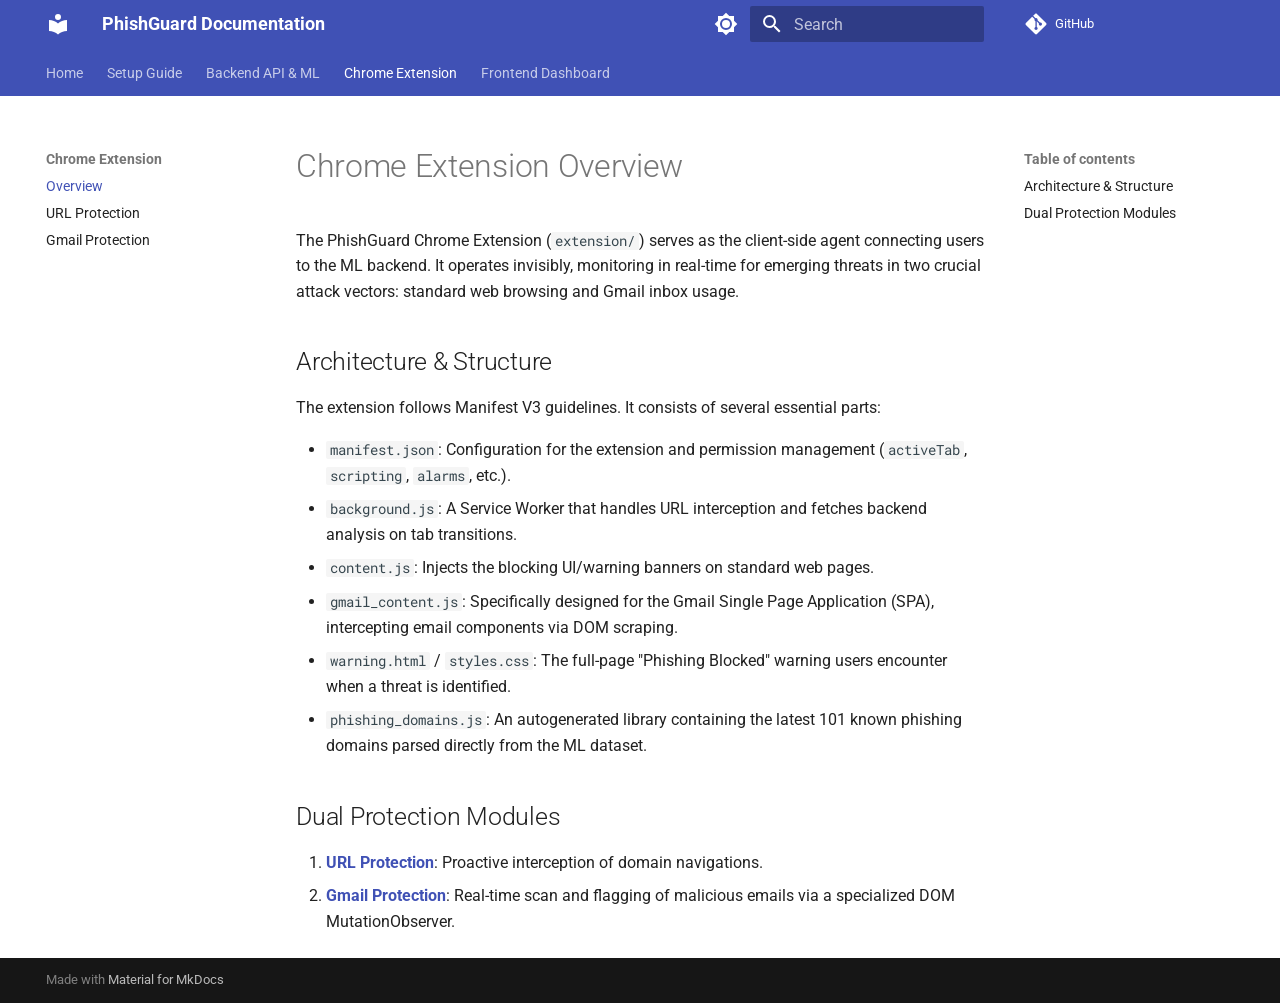
<file: extension/index.html>
<!doctype html>
<html lang="en" class="no-js">
  <head>
    
      <meta charset="utf-8">
      <meta name="viewport" content="width=device-width,initial-scale=1">
      
        <meta name="description" content="Comprehensive cybersecurity system for real-time phishing detection">
      
      
        <meta name="author" content="Team Guardians">
      
      
      
        <link rel="prev" href="../backend/ml-pipeline/">
      
      
        <link rel="next" href="url-protection/">
      
      
        
      
      
      <link rel="icon" href="../assets/images/favicon.png">
      <meta name="generator" content="mkdocs-1.6.1, mkdocs-material-9.7.5">
    
    
      
        <title>Overview - PhishGuard Documentation</title>
      
    
    
      <link rel="stylesheet" href="../assets/stylesheets/main.484c7ddc.min.css">
      
        
        <link rel="stylesheet" href="../assets/stylesheets/palette.ab4e12ef.min.css">
      
      


    
    
      
    
    
      
        
        
        <link rel="preconnect" href="https://fonts.gstatic.com" crossorigin>
        <link rel="stylesheet" href="https://fonts.googleapis.com/css?family=Roboto:300,300i,400,400i,700,700i%7CRoboto+Mono:400,400i,700,700i&display=fallback">
        <style>:root{--md-text-font:"Roboto";--md-code-font:"Roboto Mono"}</style>
      
    
    
    <script>__md_scope=new URL("..",location),__md_hash=e=>[...e].reduce(((e,_)=>(e<<5)-e+_.charCodeAt(0)),0),__md_get=(e,_=localStorage,t=__md_scope)=>JSON.parse(_.getItem(t.pathname+"."+e)),__md_set=(e,_,t=localStorage,a=__md_scope)=>{try{t.setItem(a.pathname+"."+e,JSON.stringify(_))}catch(e){}}</script>
    
      

    
    
  </head>
  
  
    
    
      
    
    
    
    
    <body dir="ltr" data-md-color-scheme="default" data-md-color-primary="indigo" data-md-color-accent="indigo">
  
    
    <input class="md-toggle" data-md-toggle="drawer" type="checkbox" id="__drawer" autocomplete="off">
    <input class="md-toggle" data-md-toggle="search" type="checkbox" id="__search" autocomplete="off">
    <label class="md-overlay" for="__drawer"></label>
    <div data-md-component="skip">
      
        
        <a href="#chrome-extension-overview" class="md-skip">
          Skip to content
        </a>
      
    </div>
    <div data-md-component="announce">
      
    </div>
    
    
      

<header class="md-header" data-md-component="header">
  <nav class="md-header__inner md-grid" aria-label="Header">
    <a href=".." title="PhishGuard Documentation" class="md-header__button md-logo" aria-label="PhishGuard Documentation" data-md-component="logo">
      
  
  <svg xmlns="http://www.w3.org/2000/svg" viewBox="0 0 24 24"><path d="M12 8a3 3 0 0 0 3-3 3 3 0 0 0-3-3 3 3 0 0 0-3 3 3 3 0 0 0 3 3m0 3.54C9.64 9.35 6.5 8 3 8v11c3.5 0 6.64 1.35 9 3.54 2.36-2.19 5.5-3.54 9-3.54V8c-3.5 0-6.64 1.35-9 3.54"/></svg>

    </a>
    <label class="md-header__button md-icon" for="__drawer">
      
      <svg xmlns="http://www.w3.org/2000/svg" viewBox="0 0 24 24"><path d="M3 6h18v2H3zm0 5h18v2H3zm0 5h18v2H3z"/></svg>
    </label>
    <div class="md-header__title" data-md-component="header-title">
      <div class="md-header__ellipsis">
        <div class="md-header__topic">
          <span class="md-ellipsis">
            PhishGuard Documentation
          </span>
        </div>
        <div class="md-header__topic" data-md-component="header-topic">
          <span class="md-ellipsis">
            
              Overview
            
          </span>
        </div>
      </div>
    </div>
    
      
        <form class="md-header__option" data-md-component="palette">
  
    
    
    
    <input class="md-option" data-md-color-media="(prefers-color-scheme: light)" data-md-color-scheme="default" data-md-color-primary="indigo" data-md-color-accent="indigo"  aria-label="Switch to dark mode"  type="radio" name="__palette" id="__palette_0">
    
      <label class="md-header__button md-icon" title="Switch to dark mode" for="__palette_1" hidden>
        <svg xmlns="http://www.w3.org/2000/svg" viewBox="0 0 24 24"><path d="M12 8a4 4 0 0 0-4 4 4 4 0 0 0 4 4 4 4 0 0 0 4-4 4 4 0 0 0-4-4m0 10a6 6 0 0 1-6-6 6 6 0 0 1 6-6 6 6 0 0 1 6 6 6 6 0 0 1-6 6m8-9.31V4h-4.69L12 .69 8.69 4H4v4.69L.69 12 4 15.31V20h4.69L12 23.31 15.31 20H20v-4.69L23.31 12z"/></svg>
      </label>
    
  
    
    
    
    <input class="md-option" data-md-color-media="(prefers-color-scheme: dark)" data-md-color-scheme="slate" data-md-color-primary="indigo" data-md-color-accent="indigo"  aria-label="Switch to light mode"  type="radio" name="__palette" id="__palette_1">
    
      <label class="md-header__button md-icon" title="Switch to light mode" for="__palette_0" hidden>
        <svg xmlns="http://www.w3.org/2000/svg" viewBox="0 0 24 24"><path d="M12 18c-.89 0-1.74-.2-2.5-.55C11.56 16.5 13 14.42 13 12s-1.44-4.5-3.5-5.45C10.26 6.2 11.11 6 12 6a6 6 0 0 1 6 6 6 6 0 0 1-6 6m8-9.31V4h-4.69L12 .69 8.69 4H4v4.69L.69 12 4 15.31V20h4.69L12 23.31 15.31 20H20v-4.69L23.31 12z"/></svg>
      </label>
    
  
</form>
      
    
    
      <script>var palette=__md_get("__palette");if(palette&&palette.color){if("(prefers-color-scheme)"===palette.color.media){var media=matchMedia("(prefers-color-scheme: light)"),input=document.querySelector(media.matches?"[data-md-color-media='(prefers-color-scheme: light)']":"[data-md-color-media='(prefers-color-scheme: dark)']");palette.color.media=input.getAttribute("data-md-color-media"),palette.color.scheme=input.getAttribute("data-md-color-scheme"),palette.color.primary=input.getAttribute("data-md-color-primary"),palette.color.accent=input.getAttribute("data-md-color-accent")}for(var[key,value]of Object.entries(palette.color))document.body.setAttribute("data-md-color-"+key,value)}</script>
    
    
    
      
      
        <label class="md-header__button md-icon" for="__search">
          
          <svg xmlns="http://www.w3.org/2000/svg" viewBox="0 0 24 24"><path d="M9.5 3A6.5 6.5 0 0 1 16 9.5c0 1.61-.59 3.09-1.56 4.23l.27.27h.79l5 5-1.5 1.5-5-5v-.79l-.27-.27A6.52 6.52 0 0 1 9.5 16 6.5 6.5 0 0 1 3 9.5 6.5 6.5 0 0 1 9.5 3m0 2C7 5 5 7 5 9.5S7 14 9.5 14 14 12 14 9.5 12 5 9.5 5"/></svg>
        </label>
        <div class="md-search" data-md-component="search" role="dialog">
  <label class="md-search__overlay" for="__search"></label>
  <div class="md-search__inner" role="search">
    <form class="md-search__form" name="search">
      <input type="text" class="md-search__input" name="query" aria-label="Search" placeholder="Search" autocapitalize="off" autocorrect="off" autocomplete="off" spellcheck="false" data-md-component="search-query" required>
      <label class="md-search__icon md-icon" for="__search">
        
        <svg xmlns="http://www.w3.org/2000/svg" viewBox="0 0 24 24"><path d="M9.5 3A6.5 6.5 0 0 1 16 9.5c0 1.61-.59 3.09-1.56 4.23l.27.27h.79l5 5-1.5 1.5-5-5v-.79l-.27-.27A6.52 6.52 0 0 1 9.5 16 6.5 6.5 0 0 1 3 9.5 6.5 6.5 0 0 1 9.5 3m0 2C7 5 5 7 5 9.5S7 14 9.5 14 14 12 14 9.5 12 5 9.5 5"/></svg>
        
        <svg xmlns="http://www.w3.org/2000/svg" viewBox="0 0 24 24"><path d="M20 11v2H8l5.5 5.5-1.42 1.42L4.16 12l7.92-7.92L13.5 5.5 8 11z"/></svg>
      </label>
      <nav class="md-search__options" aria-label="Search">
        
        <button type="reset" class="md-search__icon md-icon" title="Clear" aria-label="Clear" tabindex="-1">
          
          <svg xmlns="http://www.w3.org/2000/svg" viewBox="0 0 24 24"><path d="M19 6.41 17.59 5 12 10.59 6.41 5 5 6.41 10.59 12 5 17.59 6.41 19 12 13.41 17.59 19 19 17.59 13.41 12z"/></svg>
        </button>
      </nav>
      
        <div class="md-search__suggest" data-md-component="search-suggest"></div>
      
    </form>
    <div class="md-search__output">
      <div class="md-search__scrollwrap" tabindex="0" data-md-scrollfix>
        <div class="md-search-result" data-md-component="search-result">
          <div class="md-search-result__meta">
            Initializing search
          </div>
          <ol class="md-search-result__list" role="presentation"></ol>
        </div>
      </div>
    </div>
  </div>
</div>
      
    
    
      <div class="md-header__source">
        <a href="https://github.com/peter-kiilu/Guardians-phishguard" title="Go to repository" class="md-source" data-md-component="source">
  <div class="md-source__icon md-icon">
    
    <svg xmlns="http://www.w3.org/2000/svg" viewBox="0 0 448 512"><!--! Font Awesome Free 7.1.0 by @fontawesome - https://fontawesome.com License - https://fontawesome.com/license/free (Icons: CC BY 4.0, Fonts: SIL OFL 1.1, Code: MIT License) Copyright 2025 Fonticons, Inc.--><path d="M439.6 236.1 244 40.5c-5.4-5.5-12.8-8.5-20.4-8.5s-15 3-20.4 8.4L162.5 81l51.5 51.5c27.1-9.1 52.7 16.8 43.4 43.7l49.7 49.7c34.2-11.8 61.2 31 35.5 56.7-26.5 26.5-70.2-2.9-56-37.3L240.3 199v121.9c25.3 12.5 22.3 41.8 9.1 55-6.4 6.4-15.2 10.1-24.3 10.1s-17.8-3.6-24.3-10.1c-17.6-17.6-11.1-46.9 11.2-56v-123c-20.8-8.5-24.6-30.7-18.6-45L142.6 101 8.5 235.1C3 240.6 0 247.9 0 255.5s3 15 8.5 20.4l195.6 195.7c5.4 5.4 12.7 8.4 20.4 8.4s15-3 20.4-8.4l194.7-194.7c5.4-5.4 8.4-12.8 8.4-20.4s-3-15-8.4-20.4"/></svg>
  </div>
  <div class="md-source__repository">
    GitHub
  </div>
</a>
      </div>
    
  </nav>
  
</header>
    
    <div class="md-container" data-md-component="container">
      
      
        
          
            
<nav class="md-tabs" aria-label="Tabs" data-md-component="tabs">
  <div class="md-grid">
    <ul class="md-tabs__list">
      
        
  
  
  
  
    <li class="md-tabs__item">
      <a href=".." class="md-tabs__link">
        
  
  
    
  
  Home

      </a>
    </li>
  

      
        
  
  
  
  
    <li class="md-tabs__item">
      <a href="../setup/" class="md-tabs__link">
        
  
  
    
  
  Setup Guide

      </a>
    </li>
  

      
        
  
  
  
  
    
    
      <li class="md-tabs__item">
        <a href="../backend/" class="md-tabs__link">
          
  
  
  Backend API & ML

        </a>
      </li>
    
  

      
        
  
  
  
    
  
  
    
    
      <li class="md-tabs__item md-tabs__item--active">
        <a href="./" class="md-tabs__link">
          
  
  
  Chrome Extension

        </a>
      </li>
    
  

      
        
  
  
  
  
    
    
      <li class="md-tabs__item">
        <a href="../frontend/" class="md-tabs__link">
          
  
  
  Frontend Dashboard

        </a>
      </li>
    
  

      
    </ul>
  </div>
</nav>
          
        
      
      <main class="md-main" data-md-component="main">
        <div class="md-main__inner md-grid">
          
            
              
              <div class="md-sidebar md-sidebar--primary" data-md-component="sidebar" data-md-type="navigation" >
                <div class="md-sidebar__scrollwrap">
                  <div class="md-sidebar__inner">
                    


  


<nav class="md-nav md-nav--primary md-nav--lifted" aria-label="Navigation" data-md-level="0">
  <label class="md-nav__title" for="__drawer">
    <a href=".." title="PhishGuard Documentation" class="md-nav__button md-logo" aria-label="PhishGuard Documentation" data-md-component="logo">
      
  
  <svg xmlns="http://www.w3.org/2000/svg" viewBox="0 0 24 24"><path d="M12 8a3 3 0 0 0 3-3 3 3 0 0 0-3-3 3 3 0 0 0-3 3 3 3 0 0 0 3 3m0 3.54C9.64 9.35 6.5 8 3 8v11c3.5 0 6.64 1.35 9 3.54 2.36-2.19 5.5-3.54 9-3.54V8c-3.5 0-6.64 1.35-9 3.54"/></svg>

    </a>
    PhishGuard Documentation
  </label>
  
    <div class="md-nav__source">
      <a href="https://github.com/peter-kiilu/Guardians-phishguard" title="Go to repository" class="md-source" data-md-component="source">
  <div class="md-source__icon md-icon">
    
    <svg xmlns="http://www.w3.org/2000/svg" viewBox="0 0 448 512"><!--! Font Awesome Free 7.1.0 by @fontawesome - https://fontawesome.com License - https://fontawesome.com/license/free (Icons: CC BY 4.0, Fonts: SIL OFL 1.1, Code: MIT License) Copyright 2025 Fonticons, Inc.--><path d="M439.6 236.1 244 40.5c-5.4-5.5-12.8-8.5-20.4-8.5s-15 3-20.4 8.4L162.5 81l51.5 51.5c27.1-9.1 52.7 16.8 43.4 43.7l49.7 49.7c34.2-11.8 61.2 31 35.5 56.7-26.5 26.5-70.2-2.9-56-37.3L240.3 199v121.9c25.3 12.5 22.3 41.8 9.1 55-6.4 6.4-15.2 10.1-24.3 10.1s-17.8-3.6-24.3-10.1c-17.6-17.6-11.1-46.9 11.2-56v-123c-20.8-8.5-24.6-30.7-18.6-45L142.6 101 8.5 235.1C3 240.6 0 247.9 0 255.5s3 15 8.5 20.4l195.6 195.7c5.4 5.4 12.7 8.4 20.4 8.4s15-3 20.4-8.4l194.7-194.7c5.4-5.4 8.4-12.8 8.4-20.4s-3-15-8.4-20.4"/></svg>
  </div>
  <div class="md-source__repository">
    GitHub
  </div>
</a>
    </div>
  
  <ul class="md-nav__list" data-md-scrollfix>
    
      
      
  
  
  
  
    <li class="md-nav__item">
      <a href=".." class="md-nav__link">
        
  
  
  <span class="md-ellipsis">
    
  
    Home
  

    
  </span>
  
  

      </a>
    </li>
  

    
      
      
  
  
  
  
    <li class="md-nav__item">
      <a href="../setup/" class="md-nav__link">
        
  
  
  <span class="md-ellipsis">
    
  
    Setup Guide
  

    
  </span>
  
  

      </a>
    </li>
  

    
      
      
  
  
  
  
    
    
    
    
      
      
        
      
    
    
    <li class="md-nav__item md-nav__item--nested">
      
        
        
        <input class="md-nav__toggle md-toggle " type="checkbox" id="__nav_3" >
        
          
          <label class="md-nav__link" for="__nav_3" id="__nav_3_label" tabindex="0">
            
  
  
  <span class="md-ellipsis">
    
  
    Backend API & ML
  

    
  </span>
  
  

            <span class="md-nav__icon md-icon"></span>
          </label>
        
        <nav class="md-nav" data-md-level="1" aria-labelledby="__nav_3_label" aria-expanded="false">
          <label class="md-nav__title" for="__nav_3">
            <span class="md-nav__icon md-icon"></span>
            
  
    Backend API & ML
  

          </label>
          <ul class="md-nav__list" data-md-scrollfix>
            
              
                
  
  
  
  
    <li class="md-nav__item">
      <a href="../backend/" class="md-nav__link">
        
  
  
  <span class="md-ellipsis">
    
  
    Overview
  

    
  </span>
  
  

      </a>
    </li>
  

              
            
              
                
  
  
  
  
    <li class="md-nav__item">
      <a href="../backend/api/" class="md-nav__link">
        
  
  
  <span class="md-ellipsis">
    
  
    API Reference
  

    
  </span>
  
  

      </a>
    </li>
  

              
            
              
                
  
  
  
  
    <li class="md-nav__item">
      <a href="../backend/ml-pipeline/" class="md-nav__link">
        
  
  
  <span class="md-ellipsis">
    
  
    ML Pipeline
  

    
  </span>
  
  

      </a>
    </li>
  

              
            
          </ul>
        </nav>
      
    </li>
  

    
      
      
  
  
    
  
  
  
    
    
    
    
      
        
        
      
      
        
      
    
    
    <li class="md-nav__item md-nav__item--active md-nav__item--section md-nav__item--nested">
      
        
        
        <input class="md-nav__toggle md-toggle " type="checkbox" id="__nav_4" checked>
        
          
          <label class="md-nav__link" for="__nav_4" id="__nav_4_label" tabindex="">
            
  
  
  <span class="md-ellipsis">
    
  
    Chrome Extension
  

    
  </span>
  
  

            <span class="md-nav__icon md-icon"></span>
          </label>
        
        <nav class="md-nav" data-md-level="1" aria-labelledby="__nav_4_label" aria-expanded="true">
          <label class="md-nav__title" for="__nav_4">
            <span class="md-nav__icon md-icon"></span>
            
  
    Chrome Extension
  

          </label>
          <ul class="md-nav__list" data-md-scrollfix>
            
              
                
  
  
    
  
  
  
    <li class="md-nav__item md-nav__item--active">
      
      <input class="md-nav__toggle md-toggle" type="checkbox" id="__toc">
      
      
        
      
      
        <label class="md-nav__link md-nav__link--active" for="__toc">
          
  
  
  <span class="md-ellipsis">
    
  
    Overview
  

    
  </span>
  
  

          <span class="md-nav__icon md-icon"></span>
        </label>
      
      <a href="./" class="md-nav__link md-nav__link--active">
        
  
  
  <span class="md-ellipsis">
    
  
    Overview
  

    
  </span>
  
  

      </a>
      
        

<nav class="md-nav md-nav--secondary" aria-label="Table of contents">
  
  
  
    
  
  
    <label class="md-nav__title" for="__toc">
      <span class="md-nav__icon md-icon"></span>
      Table of contents
    </label>
    <ul class="md-nav__list" data-md-component="toc" data-md-scrollfix>
      
        <li class="md-nav__item">
  <a href="#architecture-structure" class="md-nav__link">
    <span class="md-ellipsis">
      
        Architecture &amp; Structure
      
    </span>
  </a>
  
</li>
      
        <li class="md-nav__item">
  <a href="#dual-protection-modules" class="md-nav__link">
    <span class="md-ellipsis">
      
        Dual Protection Modules
      
    </span>
  </a>
  
</li>
      
    </ul>
  
</nav>
      
    </li>
  

              
            
              
                
  
  
  
  
    <li class="md-nav__item">
      <a href="url-protection/" class="md-nav__link">
        
  
  
  <span class="md-ellipsis">
    
  
    URL Protection
  

    
  </span>
  
  

      </a>
    </li>
  

              
            
              
                
  
  
  
  
    <li class="md-nav__item">
      <a href="gmail-protection/" class="md-nav__link">
        
  
  
  <span class="md-ellipsis">
    
  
    Gmail Protection
  

    
  </span>
  
  

      </a>
    </li>
  

              
            
          </ul>
        </nav>
      
    </li>
  

    
      
      
  
  
  
  
    
    
    
    
      
      
        
      
    
    
    <li class="md-nav__item md-nav__item--nested">
      
        
        
        <input class="md-nav__toggle md-toggle " type="checkbox" id="__nav_5" >
        
          
          <label class="md-nav__link" for="__nav_5" id="__nav_5_label" tabindex="0">
            
  
  
  <span class="md-ellipsis">
    
  
    Frontend Dashboard
  

    
  </span>
  
  

            <span class="md-nav__icon md-icon"></span>
          </label>
        
        <nav class="md-nav" data-md-level="1" aria-labelledby="__nav_5_label" aria-expanded="false">
          <label class="md-nav__title" for="__nav_5">
            <span class="md-nav__icon md-icon"></span>
            
  
    Frontend Dashboard
  

          </label>
          <ul class="md-nav__list" data-md-scrollfix>
            
              
                
  
  
  
  
    <li class="md-nav__item">
      <a href="../frontend/" class="md-nav__link">
        
  
  
  <span class="md-ellipsis">
    
  
    Cyberpunk UI
  

    
  </span>
  
  

      </a>
    </li>
  

              
            
          </ul>
        </nav>
      
    </li>
  

    
  </ul>
</nav>
                  </div>
                </div>
              </div>
            
            
              
              <div class="md-sidebar md-sidebar--secondary" data-md-component="sidebar" data-md-type="toc" >
                <div class="md-sidebar__scrollwrap">
                  <div class="md-sidebar__inner">
                    

<nav class="md-nav md-nav--secondary" aria-label="Table of contents">
  
  
  
    
  
  
    <label class="md-nav__title" for="__toc">
      <span class="md-nav__icon md-icon"></span>
      Table of contents
    </label>
    <ul class="md-nav__list" data-md-component="toc" data-md-scrollfix>
      
        <li class="md-nav__item">
  <a href="#architecture-structure" class="md-nav__link">
    <span class="md-ellipsis">
      
        Architecture &amp; Structure
      
    </span>
  </a>
  
</li>
      
        <li class="md-nav__item">
  <a href="#dual-protection-modules" class="md-nav__link">
    <span class="md-ellipsis">
      
        Dual Protection Modules
      
    </span>
  </a>
  
</li>
      
    </ul>
  
</nav>
                  </div>
                </div>
              </div>
            
          
          
            <div class="md-content" data-md-component="content">
              
              <article class="md-content__inner md-typeset">
                
                  


  
  


<h1 id="chrome-extension-overview">Chrome Extension Overview</h1>
<p>The PhishGuard Chrome Extension (<code>extension/</code>) serves as the client-side agent connecting users to the ML backend. It operates invisibly, monitoring in real-time for emerging threats in two crucial attack vectors: standard web browsing and Gmail inbox usage.</p>
<h2 id="architecture-structure">Architecture &amp; Structure</h2>
<p>The extension follows Manifest V3 guidelines. 
It consists of several essential parts:</p>
<ul>
<li><code>manifest.json</code>: Configuration for the extension and permission management (<code>activeTab</code>, <code>scripting</code>, <code>alarms</code>, etc.).</li>
<li><code>background.js</code>: A Service Worker that handles URL interception and fetches backend analysis on tab transitions.</li>
<li><code>content.js</code>: Injects the blocking UI/warning banners on standard web pages.</li>
<li><code>gmail_content.js</code>: Specifically designed for the Gmail Single Page Application (SPA), intercepting email components via DOM scraping.</li>
<li><code>warning.html</code> / <code>styles.css</code>: The full-page "Phishing Blocked" warning users encounter when a threat is identified.</li>
<li><code>phishing_domains.js</code>: An autogenerated library containing the latest 101 known phishing domains parsed directly from the ML dataset.</li>
</ul>
<h2 id="dual-protection-modules">Dual Protection Modules</h2>
<ol>
<li><strong><a href="url-protection/">URL Protection</a></strong>: Proactive interception of domain navigations.</li>
<li><strong><a href="gmail-protection/">Gmail Protection</a></strong>: Real-time scan and flagging of malicious emails via a specialized DOM MutationObserver.</li>
</ol>












                
              </article>
            </div>
          
          
<script>var target=document.getElementById(location.hash.slice(1));target&&target.name&&(target.checked=target.name.startsWith("__tabbed_"))</script>
        </div>
        
      </main>
      
        <footer class="md-footer">
  
  <div class="md-footer-meta md-typeset">
    <div class="md-footer-meta__inner md-grid">
      <div class="md-copyright">
  
  
    Made with
    <a href="https://squidfunk.github.io/mkdocs-material/" target="_blank" rel="noopener">
      Material for MkDocs
    </a>
  
</div>
      
    </div>
  </div>
</footer>
      
    </div>
    <div class="md-dialog" data-md-component="dialog">
      <div class="md-dialog__inner md-typeset"></div>
    </div>
    
    
    
      
      
      <script id="__config" type="application/json">{"annotate": null, "base": "..", "features": ["navigation.tabs", "navigation.sections", "search.suggest", "search.highlight", "content.code.copy", "content.code.annotate"], "search": "../assets/javascripts/workers/search.2c215733.min.js", "tags": null, "translations": {"clipboard.copied": "Copied to clipboard", "clipboard.copy": "Copy to clipboard", "search.result.more.one": "1 more on this page", "search.result.more.other": "# more on this page", "search.result.none": "No matching documents", "search.result.one": "1 matching document", "search.result.other": "# matching documents", "search.result.placeholder": "Type to start searching", "search.result.term.missing": "Missing", "select.version": "Select version"}, "version": null}</script>
    
    
      <script src="../assets/javascripts/bundle.79ae519e.min.js"></script>
      
    
  </body>
</html>
</file>
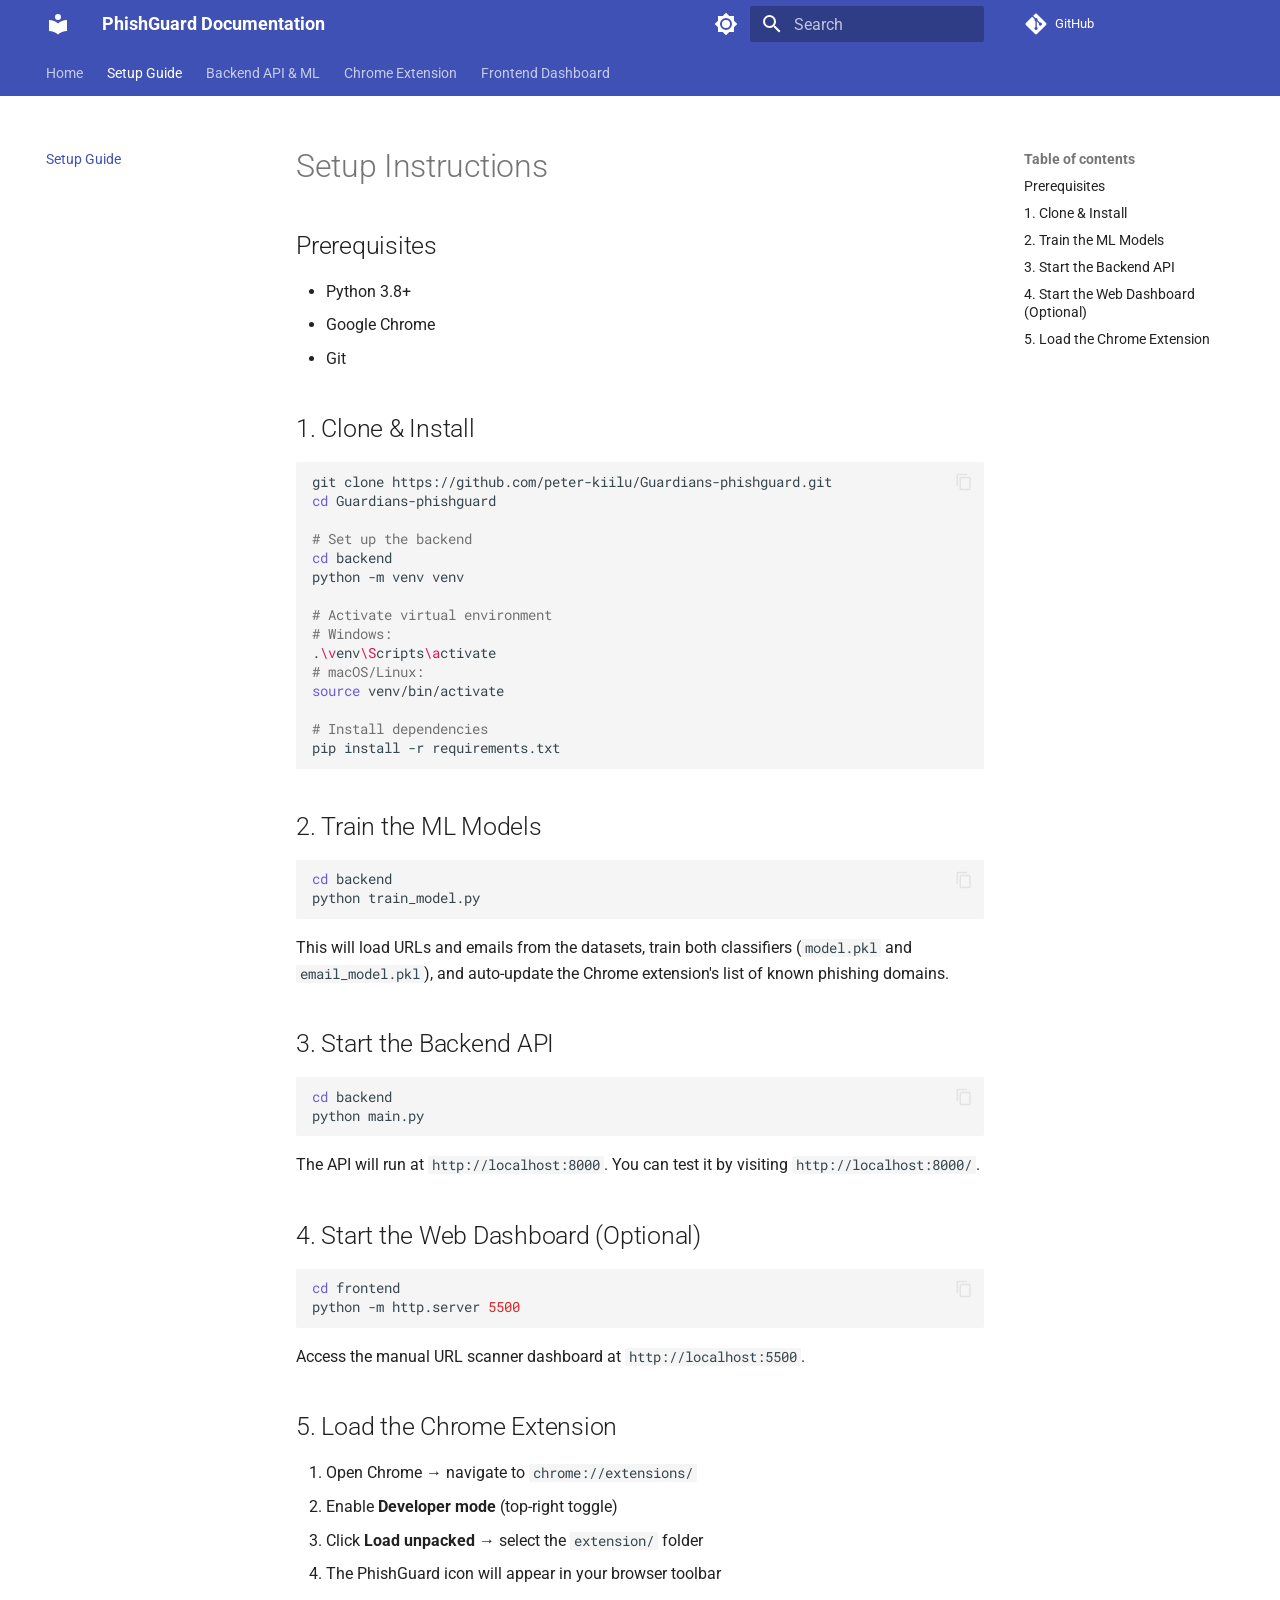
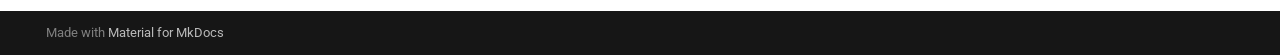
<file: setup/index.html>
<!doctype html>
<html lang="en" class="no-js">
  <head>
    
      <meta charset="utf-8">
      <meta name="viewport" content="width=device-width,initial-scale=1">
      
        <meta name="description" content="Comprehensive cybersecurity system for real-time phishing detection">
      
      
        <meta name="author" content="Team Guardians">
      
      
      
        <link rel="prev" href="..">
      
      
        <link rel="next" href="../backend/">
      
      
        
      
      
      <link rel="icon" href="../assets/images/favicon.png">
      <meta name="generator" content="mkdocs-1.6.1, mkdocs-material-9.7.5">
    
    
      
        <title>Setup Guide - PhishGuard Documentation</title>
      
    
    
      <link rel="stylesheet" href="../assets/stylesheets/main.484c7ddc.min.css">
      
        
        <link rel="stylesheet" href="../assets/stylesheets/palette.ab4e12ef.min.css">
      
      


    
    
      
    
    
      
        
        
        <link rel="preconnect" href="https://fonts.gstatic.com" crossorigin>
        <link rel="stylesheet" href="https://fonts.googleapis.com/css?family=Roboto:300,300i,400,400i,700,700i%7CRoboto+Mono:400,400i,700,700i&display=fallback">
        <style>:root{--md-text-font:"Roboto";--md-code-font:"Roboto Mono"}</style>
      
    
    
    <script>__md_scope=new URL("..",location),__md_hash=e=>[...e].reduce(((e,_)=>(e<<5)-e+_.charCodeAt(0)),0),__md_get=(e,_=localStorage,t=__md_scope)=>JSON.parse(_.getItem(t.pathname+"."+e)),__md_set=(e,_,t=localStorage,a=__md_scope)=>{try{t.setItem(a.pathname+"."+e,JSON.stringify(_))}catch(e){}}</script>
    
      

    
    
  </head>
  
  
    
    
      
    
    
    
    
    <body dir="ltr" data-md-color-scheme="default" data-md-color-primary="indigo" data-md-color-accent="indigo">
  
    
    <input class="md-toggle" data-md-toggle="drawer" type="checkbox" id="__drawer" autocomplete="off">
    <input class="md-toggle" data-md-toggle="search" type="checkbox" id="__search" autocomplete="off">
    <label class="md-overlay" for="__drawer"></label>
    <div data-md-component="skip">
      
        
        <a href="#setup-instructions" class="md-skip">
          Skip to content
        </a>
      
    </div>
    <div data-md-component="announce">
      
    </div>
    
    
      

<header class="md-header" data-md-component="header">
  <nav class="md-header__inner md-grid" aria-label="Header">
    <a href=".." title="PhishGuard Documentation" class="md-header__button md-logo" aria-label="PhishGuard Documentation" data-md-component="logo">
      
  
  <svg xmlns="http://www.w3.org/2000/svg" viewBox="0 0 24 24"><path d="M12 8a3 3 0 0 0 3-3 3 3 0 0 0-3-3 3 3 0 0 0-3 3 3 3 0 0 0 3 3m0 3.54C9.64 9.35 6.5 8 3 8v11c3.5 0 6.64 1.35 9 3.54 2.36-2.19 5.5-3.54 9-3.54V8c-3.5 0-6.64 1.35-9 3.54"/></svg>

    </a>
    <label class="md-header__button md-icon" for="__drawer">
      
      <svg xmlns="http://www.w3.org/2000/svg" viewBox="0 0 24 24"><path d="M3 6h18v2H3zm0 5h18v2H3zm0 5h18v2H3z"/></svg>
    </label>
    <div class="md-header__title" data-md-component="header-title">
      <div class="md-header__ellipsis">
        <div class="md-header__topic">
          <span class="md-ellipsis">
            PhishGuard Documentation
          </span>
        </div>
        <div class="md-header__topic" data-md-component="header-topic">
          <span class="md-ellipsis">
            
              Setup Guide
            
          </span>
        </div>
      </div>
    </div>
    
      
        <form class="md-header__option" data-md-component="palette">
  
    
    
    
    <input class="md-option" data-md-color-media="(prefers-color-scheme: light)" data-md-color-scheme="default" data-md-color-primary="indigo" data-md-color-accent="indigo"  aria-label="Switch to dark mode"  type="radio" name="__palette" id="__palette_0">
    
      <label class="md-header__button md-icon" title="Switch to dark mode" for="__palette_1" hidden>
        <svg xmlns="http://www.w3.org/2000/svg" viewBox="0 0 24 24"><path d="M12 8a4 4 0 0 0-4 4 4 4 0 0 0 4 4 4 4 0 0 0 4-4 4 4 0 0 0-4-4m0 10a6 6 0 0 1-6-6 6 6 0 0 1 6-6 6 6 0 0 1 6 6 6 6 0 0 1-6 6m8-9.31V4h-4.69L12 .69 8.69 4H4v4.69L.69 12 4 15.31V20h4.69L12 23.31 15.31 20H20v-4.69L23.31 12z"/></svg>
      </label>
    
  
    
    
    
    <input class="md-option" data-md-color-media="(prefers-color-scheme: dark)" data-md-color-scheme="slate" data-md-color-primary="indigo" data-md-color-accent="indigo"  aria-label="Switch to light mode"  type="radio" name="__palette" id="__palette_1">
    
      <label class="md-header__button md-icon" title="Switch to light mode" for="__palette_0" hidden>
        <svg xmlns="http://www.w3.org/2000/svg" viewBox="0 0 24 24"><path d="M12 18c-.89 0-1.74-.2-2.5-.55C11.56 16.5 13 14.42 13 12s-1.44-4.5-3.5-5.45C10.26 6.2 11.11 6 12 6a6 6 0 0 1 6 6 6 6 0 0 1-6 6m8-9.31V4h-4.69L12 .69 8.69 4H4v4.69L.69 12 4 15.31V20h4.69L12 23.31 15.31 20H20v-4.69L23.31 12z"/></svg>
      </label>
    
  
</form>
      
    
    
      <script>var palette=__md_get("__palette");if(palette&&palette.color){if("(prefers-color-scheme)"===palette.color.media){var media=matchMedia("(prefers-color-scheme: light)"),input=document.querySelector(media.matches?"[data-md-color-media='(prefers-color-scheme: light)']":"[data-md-color-media='(prefers-color-scheme: dark)']");palette.color.media=input.getAttribute("data-md-color-media"),palette.color.scheme=input.getAttribute("data-md-color-scheme"),palette.color.primary=input.getAttribute("data-md-color-primary"),palette.color.accent=input.getAttribute("data-md-color-accent")}for(var[key,value]of Object.entries(palette.color))document.body.setAttribute("data-md-color-"+key,value)}</script>
    
    
    
      
      
        <label class="md-header__button md-icon" for="__search">
          
          <svg xmlns="http://www.w3.org/2000/svg" viewBox="0 0 24 24"><path d="M9.5 3A6.5 6.5 0 0 1 16 9.5c0 1.61-.59 3.09-1.56 4.23l.27.27h.79l5 5-1.5 1.5-5-5v-.79l-.27-.27A6.52 6.52 0 0 1 9.5 16 6.5 6.5 0 0 1 3 9.5 6.5 6.5 0 0 1 9.5 3m0 2C7 5 5 7 5 9.5S7 14 9.5 14 14 12 14 9.5 12 5 9.5 5"/></svg>
        </label>
        <div class="md-search" data-md-component="search" role="dialog">
  <label class="md-search__overlay" for="__search"></label>
  <div class="md-search__inner" role="search">
    <form class="md-search__form" name="search">
      <input type="text" class="md-search__input" name="query" aria-label="Search" placeholder="Search" autocapitalize="off" autocorrect="off" autocomplete="off" spellcheck="false" data-md-component="search-query" required>
      <label class="md-search__icon md-icon" for="__search">
        
        <svg xmlns="http://www.w3.org/2000/svg" viewBox="0 0 24 24"><path d="M9.5 3A6.5 6.5 0 0 1 16 9.5c0 1.61-.59 3.09-1.56 4.23l.27.27h.79l5 5-1.5 1.5-5-5v-.79l-.27-.27A6.52 6.52 0 0 1 9.5 16 6.5 6.5 0 0 1 3 9.5 6.5 6.5 0 0 1 9.5 3m0 2C7 5 5 7 5 9.5S7 14 9.5 14 14 12 14 9.5 12 5 9.5 5"/></svg>
        
        <svg xmlns="http://www.w3.org/2000/svg" viewBox="0 0 24 24"><path d="M20 11v2H8l5.5 5.5-1.42 1.42L4.16 12l7.92-7.92L13.5 5.5 8 11z"/></svg>
      </label>
      <nav class="md-search__options" aria-label="Search">
        
        <button type="reset" class="md-search__icon md-icon" title="Clear" aria-label="Clear" tabindex="-1">
          
          <svg xmlns="http://www.w3.org/2000/svg" viewBox="0 0 24 24"><path d="M19 6.41 17.59 5 12 10.59 6.41 5 5 6.41 10.59 12 5 17.59 6.41 19 12 13.41 17.59 19 19 17.59 13.41 12z"/></svg>
        </button>
      </nav>
      
        <div class="md-search__suggest" data-md-component="search-suggest"></div>
      
    </form>
    <div class="md-search__output">
      <div class="md-search__scrollwrap" tabindex="0" data-md-scrollfix>
        <div class="md-search-result" data-md-component="search-result">
          <div class="md-search-result__meta">
            Initializing search
          </div>
          <ol class="md-search-result__list" role="presentation"></ol>
        </div>
      </div>
    </div>
  </div>
</div>
      
    
    
      <div class="md-header__source">
        <a href="https://github.com/peter-kiilu/Guardians-phishguard" title="Go to repository" class="md-source" data-md-component="source">
  <div class="md-source__icon md-icon">
    
    <svg xmlns="http://www.w3.org/2000/svg" viewBox="0 0 448 512"><!--! Font Awesome Free 7.1.0 by @fontawesome - https://fontawesome.com License - https://fontawesome.com/license/free (Icons: CC BY 4.0, Fonts: SIL OFL 1.1, Code: MIT License) Copyright 2025 Fonticons, Inc.--><path d="M439.6 236.1 244 40.5c-5.4-5.5-12.8-8.5-20.4-8.5s-15 3-20.4 8.4L162.5 81l51.5 51.5c27.1-9.1 52.7 16.8 43.4 43.7l49.7 49.7c34.2-11.8 61.2 31 35.5 56.7-26.5 26.5-70.2-2.9-56-37.3L240.3 199v121.9c25.3 12.5 22.3 41.8 9.1 55-6.4 6.4-15.2 10.1-24.3 10.1s-17.8-3.6-24.3-10.1c-17.6-17.6-11.1-46.9 11.2-56v-123c-20.8-8.5-24.6-30.7-18.6-45L142.6 101 8.5 235.1C3 240.6 0 247.9 0 255.5s3 15 8.5 20.4l195.6 195.7c5.4 5.4 12.7 8.4 20.4 8.4s15-3 20.4-8.4l194.7-194.7c5.4-5.4 8.4-12.8 8.4-20.4s-3-15-8.4-20.4"/></svg>
  </div>
  <div class="md-source__repository">
    GitHub
  </div>
</a>
      </div>
    
  </nav>
  
</header>
    
    <div class="md-container" data-md-component="container">
      
      
        
          
            
<nav class="md-tabs" aria-label="Tabs" data-md-component="tabs">
  <div class="md-grid">
    <ul class="md-tabs__list">
      
        
  
  
  
  
    <li class="md-tabs__item">
      <a href=".." class="md-tabs__link">
        
  
  
    
  
  Home

      </a>
    </li>
  

      
        
  
  
  
    
  
  
    <li class="md-tabs__item md-tabs__item--active">
      <a href="./" class="md-tabs__link">
        
  
  
    
  
  Setup Guide

      </a>
    </li>
  

      
        
  
  
  
  
    
    
      <li class="md-tabs__item">
        <a href="../backend/" class="md-tabs__link">
          
  
  
  Backend API & ML

        </a>
      </li>
    
  

      
        
  
  
  
  
    
    
      <li class="md-tabs__item">
        <a href="../extension/" class="md-tabs__link">
          
  
  
  Chrome Extension

        </a>
      </li>
    
  

      
        
  
  
  
  
    
    
      <li class="md-tabs__item">
        <a href="../frontend/" class="md-tabs__link">
          
  
  
  Frontend Dashboard

        </a>
      </li>
    
  

      
    </ul>
  </div>
</nav>
          
        
      
      <main class="md-main" data-md-component="main">
        <div class="md-main__inner md-grid">
          
            
              
              <div class="md-sidebar md-sidebar--primary" data-md-component="sidebar" data-md-type="navigation" >
                <div class="md-sidebar__scrollwrap">
                  <div class="md-sidebar__inner">
                    


  


<nav class="md-nav md-nav--primary md-nav--lifted" aria-label="Navigation" data-md-level="0">
  <label class="md-nav__title" for="__drawer">
    <a href=".." title="PhishGuard Documentation" class="md-nav__button md-logo" aria-label="PhishGuard Documentation" data-md-component="logo">
      
  
  <svg xmlns="http://www.w3.org/2000/svg" viewBox="0 0 24 24"><path d="M12 8a3 3 0 0 0 3-3 3 3 0 0 0-3-3 3 3 0 0 0-3 3 3 3 0 0 0 3 3m0 3.54C9.64 9.35 6.5 8 3 8v11c3.5 0 6.64 1.35 9 3.54 2.36-2.19 5.5-3.54 9-3.54V8c-3.5 0-6.64 1.35-9 3.54"/></svg>

    </a>
    PhishGuard Documentation
  </label>
  
    <div class="md-nav__source">
      <a href="https://github.com/peter-kiilu/Guardians-phishguard" title="Go to repository" class="md-source" data-md-component="source">
  <div class="md-source__icon md-icon">
    
    <svg xmlns="http://www.w3.org/2000/svg" viewBox="0 0 448 512"><!--! Font Awesome Free 7.1.0 by @fontawesome - https://fontawesome.com License - https://fontawesome.com/license/free (Icons: CC BY 4.0, Fonts: SIL OFL 1.1, Code: MIT License) Copyright 2025 Fonticons, Inc.--><path d="M439.6 236.1 244 40.5c-5.4-5.5-12.8-8.5-20.4-8.5s-15 3-20.4 8.4L162.5 81l51.5 51.5c27.1-9.1 52.7 16.8 43.4 43.7l49.7 49.7c34.2-11.8 61.2 31 35.5 56.7-26.5 26.5-70.2-2.9-56-37.3L240.3 199v121.9c25.3 12.5 22.3 41.8 9.1 55-6.4 6.4-15.2 10.1-24.3 10.1s-17.8-3.6-24.3-10.1c-17.6-17.6-11.1-46.9 11.2-56v-123c-20.8-8.5-24.6-30.7-18.6-45L142.6 101 8.5 235.1C3 240.6 0 247.9 0 255.5s3 15 8.5 20.4l195.6 195.7c5.4 5.4 12.7 8.4 20.4 8.4s15-3 20.4-8.4l194.7-194.7c5.4-5.4 8.4-12.8 8.4-20.4s-3-15-8.4-20.4"/></svg>
  </div>
  <div class="md-source__repository">
    GitHub
  </div>
</a>
    </div>
  
  <ul class="md-nav__list" data-md-scrollfix>
    
      
      
  
  
  
  
    <li class="md-nav__item">
      <a href=".." class="md-nav__link">
        
  
  
  <span class="md-ellipsis">
    
  
    Home
  

    
  </span>
  
  

      </a>
    </li>
  

    
      
      
  
  
    
  
  
  
    <li class="md-nav__item md-nav__item--active">
      
      <input class="md-nav__toggle md-toggle" type="checkbox" id="__toc">
      
      
        
      
      
        <label class="md-nav__link md-nav__link--active" for="__toc">
          
  
  
  <span class="md-ellipsis">
    
  
    Setup Guide
  

    
  </span>
  
  

          <span class="md-nav__icon md-icon"></span>
        </label>
      
      <a href="./" class="md-nav__link md-nav__link--active">
        
  
  
  <span class="md-ellipsis">
    
  
    Setup Guide
  

    
  </span>
  
  

      </a>
      
        

<nav class="md-nav md-nav--secondary" aria-label="Table of contents">
  
  
  
    
  
  
    <label class="md-nav__title" for="__toc">
      <span class="md-nav__icon md-icon"></span>
      Table of contents
    </label>
    <ul class="md-nav__list" data-md-component="toc" data-md-scrollfix>
      
        <li class="md-nav__item">
  <a href="#prerequisites" class="md-nav__link">
    <span class="md-ellipsis">
      
        Prerequisites
      
    </span>
  </a>
  
</li>
      
        <li class="md-nav__item">
  <a href="#1-clone-install" class="md-nav__link">
    <span class="md-ellipsis">
      
        1. Clone &amp; Install
      
    </span>
  </a>
  
</li>
      
        <li class="md-nav__item">
  <a href="#2-train-the-ml-models" class="md-nav__link">
    <span class="md-ellipsis">
      
        2. Train the ML Models
      
    </span>
  </a>
  
</li>
      
        <li class="md-nav__item">
  <a href="#3-start-the-backend-api" class="md-nav__link">
    <span class="md-ellipsis">
      
        3. Start the Backend API
      
    </span>
  </a>
  
</li>
      
        <li class="md-nav__item">
  <a href="#4-start-the-web-dashboard-optional" class="md-nav__link">
    <span class="md-ellipsis">
      
        4. Start the Web Dashboard (Optional)
      
    </span>
  </a>
  
</li>
      
        <li class="md-nav__item">
  <a href="#5-load-the-chrome-extension" class="md-nav__link">
    <span class="md-ellipsis">
      
        5. Load the Chrome Extension
      
    </span>
  </a>
  
</li>
      
    </ul>
  
</nav>
      
    </li>
  

    
      
      
  
  
  
  
    
    
    
    
      
      
        
      
    
    
    <li class="md-nav__item md-nav__item--nested">
      
        
        
        <input class="md-nav__toggle md-toggle " type="checkbox" id="__nav_3" >
        
          
          <label class="md-nav__link" for="__nav_3" id="__nav_3_label" tabindex="0">
            
  
  
  <span class="md-ellipsis">
    
  
    Backend API & ML
  

    
  </span>
  
  

            <span class="md-nav__icon md-icon"></span>
          </label>
        
        <nav class="md-nav" data-md-level="1" aria-labelledby="__nav_3_label" aria-expanded="false">
          <label class="md-nav__title" for="__nav_3">
            <span class="md-nav__icon md-icon"></span>
            
  
    Backend API & ML
  

          </label>
          <ul class="md-nav__list" data-md-scrollfix>
            
              
                
  
  
  
  
    <li class="md-nav__item">
      <a href="../backend/" class="md-nav__link">
        
  
  
  <span class="md-ellipsis">
    
  
    Overview
  

    
  </span>
  
  

      </a>
    </li>
  

              
            
              
                
  
  
  
  
    <li class="md-nav__item">
      <a href="../backend/api/" class="md-nav__link">
        
  
  
  <span class="md-ellipsis">
    
  
    API Reference
  

    
  </span>
  
  

      </a>
    </li>
  

              
            
              
                
  
  
  
  
    <li class="md-nav__item">
      <a href="../backend/ml-pipeline/" class="md-nav__link">
        
  
  
  <span class="md-ellipsis">
    
  
    ML Pipeline
  

    
  </span>
  
  

      </a>
    </li>
  

              
            
          </ul>
        </nav>
      
    </li>
  

    
      
      
  
  
  
  
    
    
    
    
      
      
        
      
    
    
    <li class="md-nav__item md-nav__item--nested">
      
        
        
        <input class="md-nav__toggle md-toggle " type="checkbox" id="__nav_4" >
        
          
          <label class="md-nav__link" for="__nav_4" id="__nav_4_label" tabindex="0">
            
  
  
  <span class="md-ellipsis">
    
  
    Chrome Extension
  

    
  </span>
  
  

            <span class="md-nav__icon md-icon"></span>
          </label>
        
        <nav class="md-nav" data-md-level="1" aria-labelledby="__nav_4_label" aria-expanded="false">
          <label class="md-nav__title" for="__nav_4">
            <span class="md-nav__icon md-icon"></span>
            
  
    Chrome Extension
  

          </label>
          <ul class="md-nav__list" data-md-scrollfix>
            
              
                
  
  
  
  
    <li class="md-nav__item">
      <a href="../extension/" class="md-nav__link">
        
  
  
  <span class="md-ellipsis">
    
  
    Overview
  

    
  </span>
  
  

      </a>
    </li>
  

              
            
              
                
  
  
  
  
    <li class="md-nav__item">
      <a href="../extension/url-protection/" class="md-nav__link">
        
  
  
  <span class="md-ellipsis">
    
  
    URL Protection
  

    
  </span>
  
  

      </a>
    </li>
  

              
            
              
                
  
  
  
  
    <li class="md-nav__item">
      <a href="../extension/gmail-protection/" class="md-nav__link">
        
  
  
  <span class="md-ellipsis">
    
  
    Gmail Protection
  

    
  </span>
  
  

      </a>
    </li>
  

              
            
          </ul>
        </nav>
      
    </li>
  

    
      
      
  
  
  
  
    
    
    
    
      
      
        
      
    
    
    <li class="md-nav__item md-nav__item--nested">
      
        
        
        <input class="md-nav__toggle md-toggle " type="checkbox" id="__nav_5" >
        
          
          <label class="md-nav__link" for="__nav_5" id="__nav_5_label" tabindex="0">
            
  
  
  <span class="md-ellipsis">
    
  
    Frontend Dashboard
  

    
  </span>
  
  

            <span class="md-nav__icon md-icon"></span>
          </label>
        
        <nav class="md-nav" data-md-level="1" aria-labelledby="__nav_5_label" aria-expanded="false">
          <label class="md-nav__title" for="__nav_5">
            <span class="md-nav__icon md-icon"></span>
            
  
    Frontend Dashboard
  

          </label>
          <ul class="md-nav__list" data-md-scrollfix>
            
              
                
  
  
  
  
    <li class="md-nav__item">
      <a href="../frontend/" class="md-nav__link">
        
  
  
  <span class="md-ellipsis">
    
  
    Cyberpunk UI
  

    
  </span>
  
  

      </a>
    </li>
  

              
            
          </ul>
        </nav>
      
    </li>
  

    
  </ul>
</nav>
                  </div>
                </div>
              </div>
            
            
              
              <div class="md-sidebar md-sidebar--secondary" data-md-component="sidebar" data-md-type="toc" >
                <div class="md-sidebar__scrollwrap">
                  <div class="md-sidebar__inner">
                    

<nav class="md-nav md-nav--secondary" aria-label="Table of contents">
  
  
  
    
  
  
    <label class="md-nav__title" for="__toc">
      <span class="md-nav__icon md-icon"></span>
      Table of contents
    </label>
    <ul class="md-nav__list" data-md-component="toc" data-md-scrollfix>
      
        <li class="md-nav__item">
  <a href="#prerequisites" class="md-nav__link">
    <span class="md-ellipsis">
      
        Prerequisites
      
    </span>
  </a>
  
</li>
      
        <li class="md-nav__item">
  <a href="#1-clone-install" class="md-nav__link">
    <span class="md-ellipsis">
      
        1. Clone &amp; Install
      
    </span>
  </a>
  
</li>
      
        <li class="md-nav__item">
  <a href="#2-train-the-ml-models" class="md-nav__link">
    <span class="md-ellipsis">
      
        2. Train the ML Models
      
    </span>
  </a>
  
</li>
      
        <li class="md-nav__item">
  <a href="#3-start-the-backend-api" class="md-nav__link">
    <span class="md-ellipsis">
      
        3. Start the Backend API
      
    </span>
  </a>
  
</li>
      
        <li class="md-nav__item">
  <a href="#4-start-the-web-dashboard-optional" class="md-nav__link">
    <span class="md-ellipsis">
      
        4. Start the Web Dashboard (Optional)
      
    </span>
  </a>
  
</li>
      
        <li class="md-nav__item">
  <a href="#5-load-the-chrome-extension" class="md-nav__link">
    <span class="md-ellipsis">
      
        5. Load the Chrome Extension
      
    </span>
  </a>
  
</li>
      
    </ul>
  
</nav>
                  </div>
                </div>
              </div>
            
          
          
            <div class="md-content" data-md-component="content">
              
              <article class="md-content__inner md-typeset">
                
                  


  
  


<h1 id="setup-instructions">Setup Instructions</h1>
<h2 id="prerequisites">Prerequisites</h2>
<ul>
<li>Python 3.8+</li>
<li>Google Chrome</li>
<li>Git</li>
</ul>
<h2 id="1-clone-install">1. Clone &amp; Install</h2>
<div class="language-bash highlight"><pre><span></span><code><span id="__span-0-1"><a id="__codelineno-0-1" name="__codelineno-0-1" href="#__codelineno-0-1"></a>git<span class="w"> </span>clone<span class="w"> </span>https://github.com/peter-kiilu/Guardians-phishguard.git
</span><span id="__span-0-2"><a id="__codelineno-0-2" name="__codelineno-0-2" href="#__codelineno-0-2"></a><span class="nb">cd</span><span class="w"> </span>Guardians-phishguard
</span><span id="__span-0-3"><a id="__codelineno-0-3" name="__codelineno-0-3" href="#__codelineno-0-3"></a>
</span><span id="__span-0-4"><a id="__codelineno-0-4" name="__codelineno-0-4" href="#__codelineno-0-4"></a><span class="c1"># Set up the backend</span>
</span><span id="__span-0-5"><a id="__codelineno-0-5" name="__codelineno-0-5" href="#__codelineno-0-5"></a><span class="nb">cd</span><span class="w"> </span>backend
</span><span id="__span-0-6"><a id="__codelineno-0-6" name="__codelineno-0-6" href="#__codelineno-0-6"></a>python<span class="w"> </span>-m<span class="w"> </span>venv<span class="w"> </span>venv
</span><span id="__span-0-7"><a id="__codelineno-0-7" name="__codelineno-0-7" href="#__codelineno-0-7"></a>
</span><span id="__span-0-8"><a id="__codelineno-0-8" name="__codelineno-0-8" href="#__codelineno-0-8"></a><span class="c1"># Activate virtual environment</span>
</span><span id="__span-0-9"><a id="__codelineno-0-9" name="__codelineno-0-9" href="#__codelineno-0-9"></a><span class="c1"># Windows:</span>
</span><span id="__span-0-10"><a id="__codelineno-0-10" name="__codelineno-0-10" href="#__codelineno-0-10"></a>.<span class="se">\v</span>env<span class="se">\S</span>cripts<span class="se">\a</span>ctivate
</span><span id="__span-0-11"><a id="__codelineno-0-11" name="__codelineno-0-11" href="#__codelineno-0-11"></a><span class="c1"># macOS/Linux:</span>
</span><span id="__span-0-12"><a id="__codelineno-0-12" name="__codelineno-0-12" href="#__codelineno-0-12"></a><span class="nb">source</span><span class="w"> </span>venv/bin/activate
</span><span id="__span-0-13"><a id="__codelineno-0-13" name="__codelineno-0-13" href="#__codelineno-0-13"></a>
</span><span id="__span-0-14"><a id="__codelineno-0-14" name="__codelineno-0-14" href="#__codelineno-0-14"></a><span class="c1"># Install dependencies</span>
</span><span id="__span-0-15"><a id="__codelineno-0-15" name="__codelineno-0-15" href="#__codelineno-0-15"></a>pip<span class="w"> </span>install<span class="w"> </span>-r<span class="w"> </span>requirements.txt
</span></code></pre></div>
<h2 id="2-train-the-ml-models">2. Train the ML Models</h2>
<div class="language-bash highlight"><pre><span></span><code><span id="__span-1-1"><a id="__codelineno-1-1" name="__codelineno-1-1" href="#__codelineno-1-1"></a><span class="nb">cd</span><span class="w"> </span>backend
</span><span id="__span-1-2"><a id="__codelineno-1-2" name="__codelineno-1-2" href="#__codelineno-1-2"></a>python<span class="w"> </span>train_model.py
</span></code></pre></div>
<p>This will load URLs and emails from the datasets, train both classifiers (<code>model.pkl</code> and <code>email_model.pkl</code>), and auto-update the Chrome extension's list of known phishing domains.</p>
<h2 id="3-start-the-backend-api">3. Start the Backend API</h2>
<div class="language-bash highlight"><pre><span></span><code><span id="__span-2-1"><a id="__codelineno-2-1" name="__codelineno-2-1" href="#__codelineno-2-1"></a><span class="nb">cd</span><span class="w"> </span>backend
</span><span id="__span-2-2"><a id="__codelineno-2-2" name="__codelineno-2-2" href="#__codelineno-2-2"></a>python<span class="w"> </span>main.py
</span></code></pre></div>
<p>The API will run at <code>http://localhost:8000</code>. You can test it by visiting <code>http://localhost:8000/</code>.</p>
<h2 id="4-start-the-web-dashboard-optional">4. Start the Web Dashboard (Optional)</h2>
<p><div class="language-bash highlight"><pre><span></span><code><span id="__span-3-1"><a id="__codelineno-3-1" name="__codelineno-3-1" href="#__codelineno-3-1"></a><span class="nb">cd</span><span class="w"> </span>frontend
</span><span id="__span-3-2"><a id="__codelineno-3-2" name="__codelineno-3-2" href="#__codelineno-3-2"></a>python<span class="w"> </span>-m<span class="w"> </span>http.server<span class="w"> </span><span class="m">5500</span>
</span></code></pre></div>
Access the manual URL scanner dashboard at <code>http://localhost:5500</code>.</p>
<h2 id="5-load-the-chrome-extension">5. Load the Chrome Extension</h2>
<ol>
<li>Open Chrome → navigate to <code>chrome://extensions/</code></li>
<li>Enable <strong>Developer mode</strong> (top-right toggle)</li>
<li>Click <strong>Load unpacked</strong> → select the <code>extension/</code> folder</li>
<li>The PhishGuard icon will appear in your browser toolbar</li>
</ol>












                
              </article>
            </div>
          
          
<script>var target=document.getElementById(location.hash.slice(1));target&&target.name&&(target.checked=target.name.startsWith("__tabbed_"))</script>
        </div>
        
      </main>
      
        <footer class="md-footer">
  
  <div class="md-footer-meta md-typeset">
    <div class="md-footer-meta__inner md-grid">
      <div class="md-copyright">
  
  
    Made with
    <a href="https://squidfunk.github.io/mkdocs-material/" target="_blank" rel="noopener">
      Material for MkDocs
    </a>
  
</div>
      
    </div>
  </div>
</footer>
      
    </div>
    <div class="md-dialog" data-md-component="dialog">
      <div class="md-dialog__inner md-typeset"></div>
    </div>
    
    
    
      
      
      <script id="__config" type="application/json">{"annotate": null, "base": "..", "features": ["navigation.tabs", "navigation.sections", "search.suggest", "search.highlight", "content.code.copy", "content.code.annotate"], "search": "../assets/javascripts/workers/search.2c215733.min.js", "tags": null, "translations": {"clipboard.copied": "Copied to clipboard", "clipboard.copy": "Copy to clipboard", "search.result.more.one": "1 more on this page", "search.result.more.other": "# more on this page", "search.result.none": "No matching documents", "search.result.one": "1 matching document", "search.result.other": "# matching documents", "search.result.placeholder": "Type to start searching", "search.result.term.missing": "Missing", "select.version": "Select version"}, "version": null}</script>
    
    
      <script src="../assets/javascripts/bundle.79ae519e.min.js"></script>
      
    
  </body>
</html>
</file>
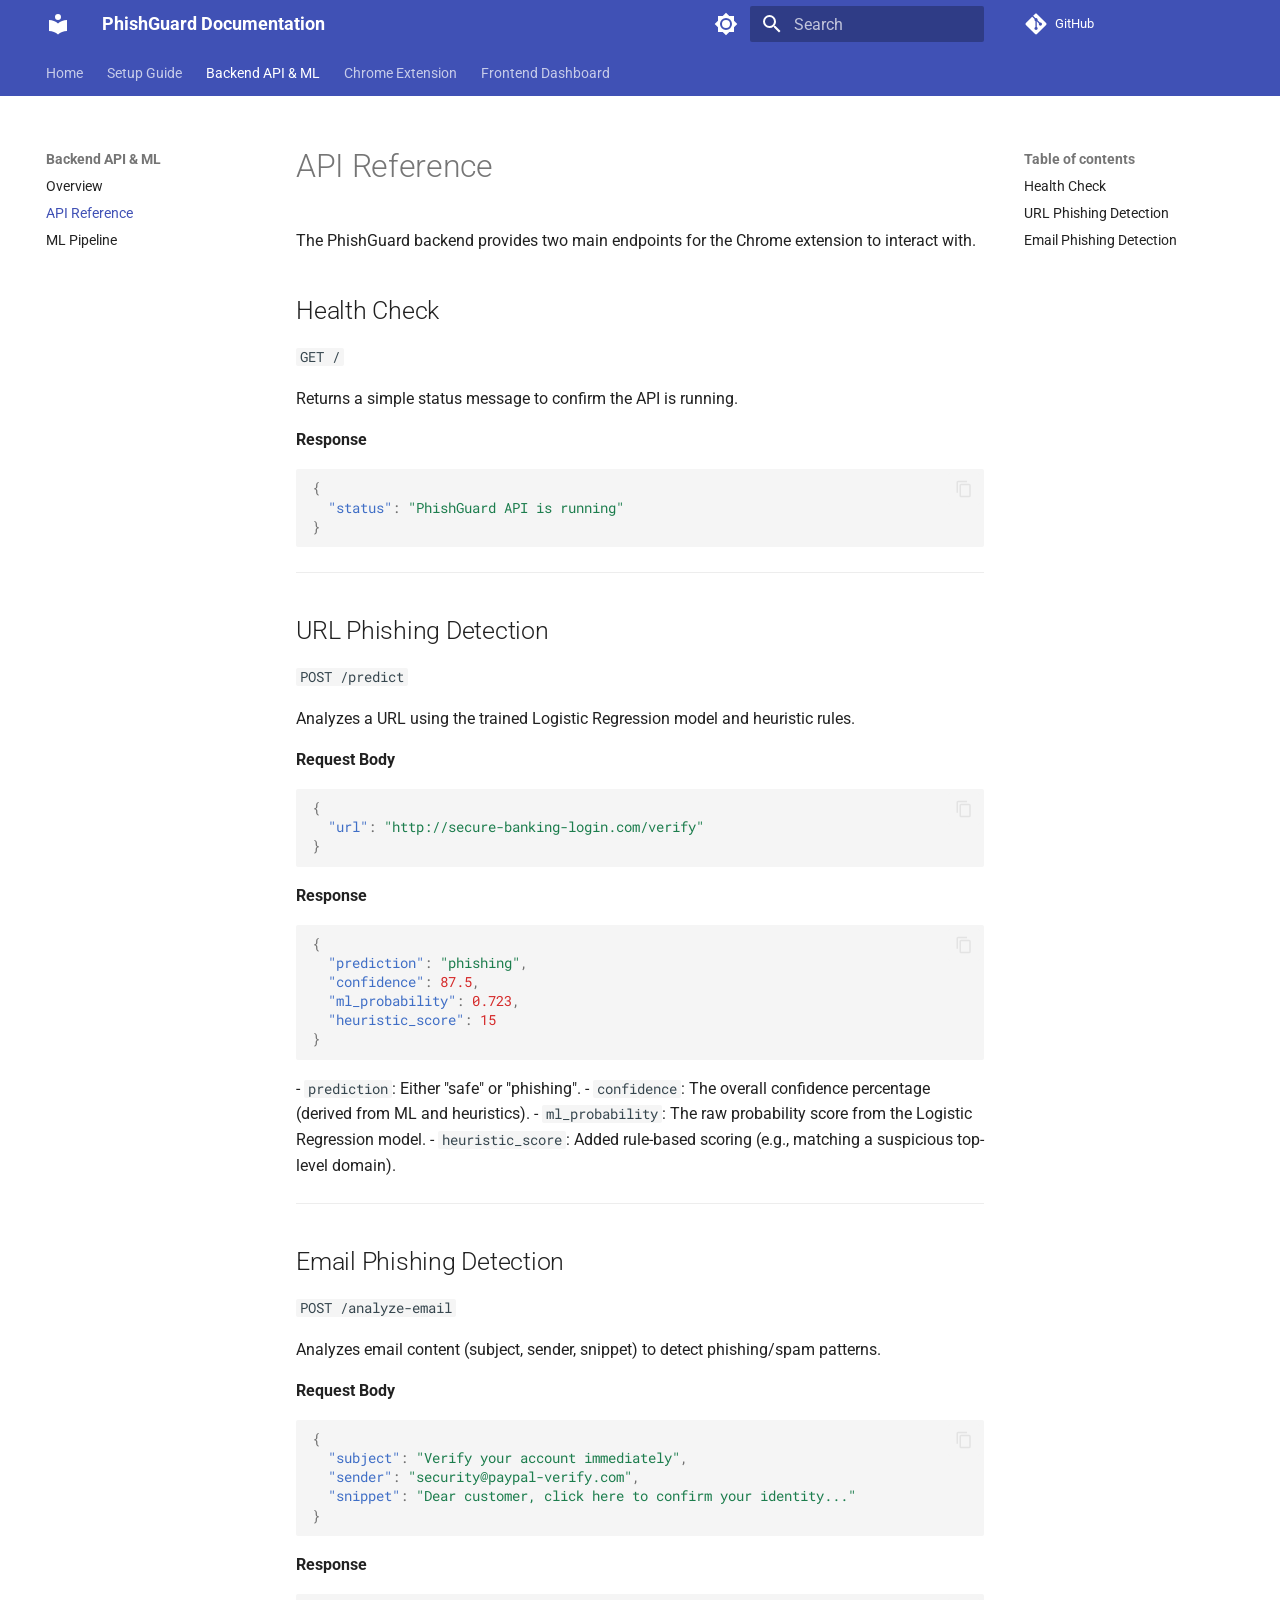
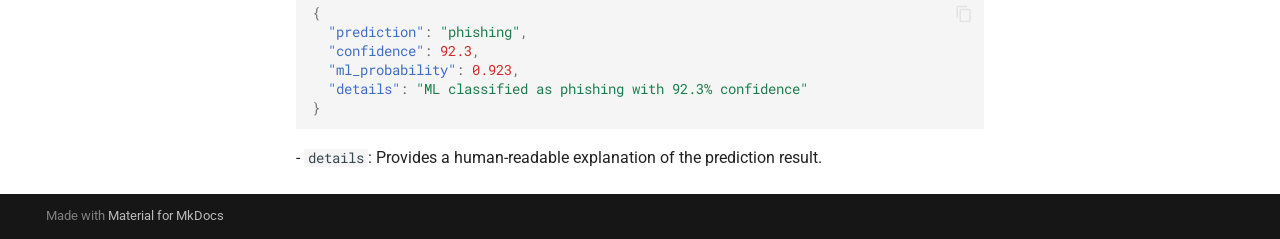
<file: backend/api/index.html>
<!doctype html>
<html lang="en" class="no-js">
  <head>
    
      <meta charset="utf-8">
      <meta name="viewport" content="width=device-width,initial-scale=1">
      
        <meta name="description" content="Comprehensive cybersecurity system for real-time phishing detection">
      
      
        <meta name="author" content="Team Guardians">
      
      
      
        <link rel="prev" href="../">
      
      
        <link rel="next" href="../ml-pipeline/">
      
      
        
      
      
      <link rel="icon" href="../../assets/images/favicon.png">
      <meta name="generator" content="mkdocs-1.6.1, mkdocs-material-9.7.5">
    
    
      
        <title>API Reference - PhishGuard Documentation</title>
      
    
    
      <link rel="stylesheet" href="../../assets/stylesheets/main.484c7ddc.min.css">
      
        
        <link rel="stylesheet" href="../../assets/stylesheets/palette.ab4e12ef.min.css">
      
      


    
    
      
    
    
      
        
        
        <link rel="preconnect" href="https://fonts.gstatic.com" crossorigin>
        <link rel="stylesheet" href="https://fonts.googleapis.com/css?family=Roboto:300,300i,400,400i,700,700i%7CRoboto+Mono:400,400i,700,700i&display=fallback">
        <style>:root{--md-text-font:"Roboto";--md-code-font:"Roboto Mono"}</style>
      
    
    
    <script>__md_scope=new URL("../..",location),__md_hash=e=>[...e].reduce(((e,_)=>(e<<5)-e+_.charCodeAt(0)),0),__md_get=(e,_=localStorage,t=__md_scope)=>JSON.parse(_.getItem(t.pathname+"."+e)),__md_set=(e,_,t=localStorage,a=__md_scope)=>{try{t.setItem(a.pathname+"."+e,JSON.stringify(_))}catch(e){}}</script>
    
      

    
    
  </head>
  
  
    
    
      
    
    
    
    
    <body dir="ltr" data-md-color-scheme="default" data-md-color-primary="indigo" data-md-color-accent="indigo">
  
    
    <input class="md-toggle" data-md-toggle="drawer" type="checkbox" id="__drawer" autocomplete="off">
    <input class="md-toggle" data-md-toggle="search" type="checkbox" id="__search" autocomplete="off">
    <label class="md-overlay" for="__drawer"></label>
    <div data-md-component="skip">
      
        
        <a href="#api-reference" class="md-skip">
          Skip to content
        </a>
      
    </div>
    <div data-md-component="announce">
      
    </div>
    
    
      

<header class="md-header" data-md-component="header">
  <nav class="md-header__inner md-grid" aria-label="Header">
    <a href="../.." title="PhishGuard Documentation" class="md-header__button md-logo" aria-label="PhishGuard Documentation" data-md-component="logo">
      
  
  <svg xmlns="http://www.w3.org/2000/svg" viewBox="0 0 24 24"><path d="M12 8a3 3 0 0 0 3-3 3 3 0 0 0-3-3 3 3 0 0 0-3 3 3 3 0 0 0 3 3m0 3.54C9.64 9.35 6.5 8 3 8v11c3.5 0 6.64 1.35 9 3.54 2.36-2.19 5.5-3.54 9-3.54V8c-3.5 0-6.64 1.35-9 3.54"/></svg>

    </a>
    <label class="md-header__button md-icon" for="__drawer">
      
      <svg xmlns="http://www.w3.org/2000/svg" viewBox="0 0 24 24"><path d="M3 6h18v2H3zm0 5h18v2H3zm0 5h18v2H3z"/></svg>
    </label>
    <div class="md-header__title" data-md-component="header-title">
      <div class="md-header__ellipsis">
        <div class="md-header__topic">
          <span class="md-ellipsis">
            PhishGuard Documentation
          </span>
        </div>
        <div class="md-header__topic" data-md-component="header-topic">
          <span class="md-ellipsis">
            
              API Reference
            
          </span>
        </div>
      </div>
    </div>
    
      
        <form class="md-header__option" data-md-component="palette">
  
    
    
    
    <input class="md-option" data-md-color-media="(prefers-color-scheme: light)" data-md-color-scheme="default" data-md-color-primary="indigo" data-md-color-accent="indigo"  aria-label="Switch to dark mode"  type="radio" name="__palette" id="__palette_0">
    
      <label class="md-header__button md-icon" title="Switch to dark mode" for="__palette_1" hidden>
        <svg xmlns="http://www.w3.org/2000/svg" viewBox="0 0 24 24"><path d="M12 8a4 4 0 0 0-4 4 4 4 0 0 0 4 4 4 4 0 0 0 4-4 4 4 0 0 0-4-4m0 10a6 6 0 0 1-6-6 6 6 0 0 1 6-6 6 6 0 0 1 6 6 6 6 0 0 1-6 6m8-9.31V4h-4.69L12 .69 8.69 4H4v4.69L.69 12 4 15.31V20h4.69L12 23.31 15.31 20H20v-4.69L23.31 12z"/></svg>
      </label>
    
  
    
    
    
    <input class="md-option" data-md-color-media="(prefers-color-scheme: dark)" data-md-color-scheme="slate" data-md-color-primary="indigo" data-md-color-accent="indigo"  aria-label="Switch to light mode"  type="radio" name="__palette" id="__palette_1">
    
      <label class="md-header__button md-icon" title="Switch to light mode" for="__palette_0" hidden>
        <svg xmlns="http://www.w3.org/2000/svg" viewBox="0 0 24 24"><path d="M12 18c-.89 0-1.74-.2-2.5-.55C11.56 16.5 13 14.42 13 12s-1.44-4.5-3.5-5.45C10.26 6.2 11.11 6 12 6a6 6 0 0 1 6 6 6 6 0 0 1-6 6m8-9.31V4h-4.69L12 .69 8.69 4H4v4.69L.69 12 4 15.31V20h4.69L12 23.31 15.31 20H20v-4.69L23.31 12z"/></svg>
      </label>
    
  
</form>
      
    
    
      <script>var palette=__md_get("__palette");if(palette&&palette.color){if("(prefers-color-scheme)"===palette.color.media){var media=matchMedia("(prefers-color-scheme: light)"),input=document.querySelector(media.matches?"[data-md-color-media='(prefers-color-scheme: light)']":"[data-md-color-media='(prefers-color-scheme: dark)']");palette.color.media=input.getAttribute("data-md-color-media"),palette.color.scheme=input.getAttribute("data-md-color-scheme"),palette.color.primary=input.getAttribute("data-md-color-primary"),palette.color.accent=input.getAttribute("data-md-color-accent")}for(var[key,value]of Object.entries(palette.color))document.body.setAttribute("data-md-color-"+key,value)}</script>
    
    
    
      
      
        <label class="md-header__button md-icon" for="__search">
          
          <svg xmlns="http://www.w3.org/2000/svg" viewBox="0 0 24 24"><path d="M9.5 3A6.5 6.5 0 0 1 16 9.5c0 1.61-.59 3.09-1.56 4.23l.27.27h.79l5 5-1.5 1.5-5-5v-.79l-.27-.27A6.52 6.52 0 0 1 9.5 16 6.5 6.5 0 0 1 3 9.5 6.5 6.5 0 0 1 9.5 3m0 2C7 5 5 7 5 9.5S7 14 9.5 14 14 12 14 9.5 12 5 9.5 5"/></svg>
        </label>
        <div class="md-search" data-md-component="search" role="dialog">
  <label class="md-search__overlay" for="__search"></label>
  <div class="md-search__inner" role="search">
    <form class="md-search__form" name="search">
      <input type="text" class="md-search__input" name="query" aria-label="Search" placeholder="Search" autocapitalize="off" autocorrect="off" autocomplete="off" spellcheck="false" data-md-component="search-query" required>
      <label class="md-search__icon md-icon" for="__search">
        
        <svg xmlns="http://www.w3.org/2000/svg" viewBox="0 0 24 24"><path d="M9.5 3A6.5 6.5 0 0 1 16 9.5c0 1.61-.59 3.09-1.56 4.23l.27.27h.79l5 5-1.5 1.5-5-5v-.79l-.27-.27A6.52 6.52 0 0 1 9.5 16 6.5 6.5 0 0 1 3 9.5 6.5 6.5 0 0 1 9.5 3m0 2C7 5 5 7 5 9.5S7 14 9.5 14 14 12 14 9.5 12 5 9.5 5"/></svg>
        
        <svg xmlns="http://www.w3.org/2000/svg" viewBox="0 0 24 24"><path d="M20 11v2H8l5.5 5.5-1.42 1.42L4.16 12l7.92-7.92L13.5 5.5 8 11z"/></svg>
      </label>
      <nav class="md-search__options" aria-label="Search">
        
        <button type="reset" class="md-search__icon md-icon" title="Clear" aria-label="Clear" tabindex="-1">
          
          <svg xmlns="http://www.w3.org/2000/svg" viewBox="0 0 24 24"><path d="M19 6.41 17.59 5 12 10.59 6.41 5 5 6.41 10.59 12 5 17.59 6.41 19 12 13.41 17.59 19 19 17.59 13.41 12z"/></svg>
        </button>
      </nav>
      
        <div class="md-search__suggest" data-md-component="search-suggest"></div>
      
    </form>
    <div class="md-search__output">
      <div class="md-search__scrollwrap" tabindex="0" data-md-scrollfix>
        <div class="md-search-result" data-md-component="search-result">
          <div class="md-search-result__meta">
            Initializing search
          </div>
          <ol class="md-search-result__list" role="presentation"></ol>
        </div>
      </div>
    </div>
  </div>
</div>
      
    
    
      <div class="md-header__source">
        <a href="https://github.com/peter-kiilu/Guardians-phishguard" title="Go to repository" class="md-source" data-md-component="source">
  <div class="md-source__icon md-icon">
    
    <svg xmlns="http://www.w3.org/2000/svg" viewBox="0 0 448 512"><!--! Font Awesome Free 7.1.0 by @fontawesome - https://fontawesome.com License - https://fontawesome.com/license/free (Icons: CC BY 4.0, Fonts: SIL OFL 1.1, Code: MIT License) Copyright 2025 Fonticons, Inc.--><path d="M439.6 236.1 244 40.5c-5.4-5.5-12.8-8.5-20.4-8.5s-15 3-20.4 8.4L162.5 81l51.5 51.5c27.1-9.1 52.7 16.8 43.4 43.7l49.7 49.7c34.2-11.8 61.2 31 35.5 56.7-26.5 26.5-70.2-2.9-56-37.3L240.3 199v121.9c25.3 12.5 22.3 41.8 9.1 55-6.4 6.4-15.2 10.1-24.3 10.1s-17.8-3.6-24.3-10.1c-17.6-17.6-11.1-46.9 11.2-56v-123c-20.8-8.5-24.6-30.7-18.6-45L142.6 101 8.5 235.1C3 240.6 0 247.9 0 255.5s3 15 8.5 20.4l195.6 195.7c5.4 5.4 12.7 8.4 20.4 8.4s15-3 20.4-8.4l194.7-194.7c5.4-5.4 8.4-12.8 8.4-20.4s-3-15-8.4-20.4"/></svg>
  </div>
  <div class="md-source__repository">
    GitHub
  </div>
</a>
      </div>
    
  </nav>
  
</header>
    
    <div class="md-container" data-md-component="container">
      
      
        
          
            
<nav class="md-tabs" aria-label="Tabs" data-md-component="tabs">
  <div class="md-grid">
    <ul class="md-tabs__list">
      
        
  
  
  
  
    <li class="md-tabs__item">
      <a href="../.." class="md-tabs__link">
        
  
  
    
  
  Home

      </a>
    </li>
  

      
        
  
  
  
  
    <li class="md-tabs__item">
      <a href="../../setup/" class="md-tabs__link">
        
  
  
    
  
  Setup Guide

      </a>
    </li>
  

      
        
  
  
  
    
  
  
    
    
      <li class="md-tabs__item md-tabs__item--active">
        <a href="../" class="md-tabs__link">
          
  
  
  Backend API & ML

        </a>
      </li>
    
  

      
        
  
  
  
  
    
    
      <li class="md-tabs__item">
        <a href="../../extension/" class="md-tabs__link">
          
  
  
  Chrome Extension

        </a>
      </li>
    
  

      
        
  
  
  
  
    
    
      <li class="md-tabs__item">
        <a href="../../frontend/" class="md-tabs__link">
          
  
  
  Frontend Dashboard

        </a>
      </li>
    
  

      
    </ul>
  </div>
</nav>
          
        
      
      <main class="md-main" data-md-component="main">
        <div class="md-main__inner md-grid">
          
            
              
              <div class="md-sidebar md-sidebar--primary" data-md-component="sidebar" data-md-type="navigation" >
                <div class="md-sidebar__scrollwrap">
                  <div class="md-sidebar__inner">
                    


  


<nav class="md-nav md-nav--primary md-nav--lifted" aria-label="Navigation" data-md-level="0">
  <label class="md-nav__title" for="__drawer">
    <a href="../.." title="PhishGuard Documentation" class="md-nav__button md-logo" aria-label="PhishGuard Documentation" data-md-component="logo">
      
  
  <svg xmlns="http://www.w3.org/2000/svg" viewBox="0 0 24 24"><path d="M12 8a3 3 0 0 0 3-3 3 3 0 0 0-3-3 3 3 0 0 0-3 3 3 3 0 0 0 3 3m0 3.54C9.64 9.35 6.5 8 3 8v11c3.5 0 6.64 1.35 9 3.54 2.36-2.19 5.5-3.54 9-3.54V8c-3.5 0-6.64 1.35-9 3.54"/></svg>

    </a>
    PhishGuard Documentation
  </label>
  
    <div class="md-nav__source">
      <a href="https://github.com/peter-kiilu/Guardians-phishguard" title="Go to repository" class="md-source" data-md-component="source">
  <div class="md-source__icon md-icon">
    
    <svg xmlns="http://www.w3.org/2000/svg" viewBox="0 0 448 512"><!--! Font Awesome Free 7.1.0 by @fontawesome - https://fontawesome.com License - https://fontawesome.com/license/free (Icons: CC BY 4.0, Fonts: SIL OFL 1.1, Code: MIT License) Copyright 2025 Fonticons, Inc.--><path d="M439.6 236.1 244 40.5c-5.4-5.5-12.8-8.5-20.4-8.5s-15 3-20.4 8.4L162.5 81l51.5 51.5c27.1-9.1 52.7 16.8 43.4 43.7l49.7 49.7c34.2-11.8 61.2 31 35.5 56.7-26.5 26.5-70.2-2.9-56-37.3L240.3 199v121.9c25.3 12.5 22.3 41.8 9.1 55-6.4 6.4-15.2 10.1-24.3 10.1s-17.8-3.6-24.3-10.1c-17.6-17.6-11.1-46.9 11.2-56v-123c-20.8-8.5-24.6-30.7-18.6-45L142.6 101 8.5 235.1C3 240.6 0 247.9 0 255.5s3 15 8.5 20.4l195.6 195.7c5.4 5.4 12.7 8.4 20.4 8.4s15-3 20.4-8.4l194.7-194.7c5.4-5.4 8.4-12.8 8.4-20.4s-3-15-8.4-20.4"/></svg>
  </div>
  <div class="md-source__repository">
    GitHub
  </div>
</a>
    </div>
  
  <ul class="md-nav__list" data-md-scrollfix>
    
      
      
  
  
  
  
    <li class="md-nav__item">
      <a href="../.." class="md-nav__link">
        
  
  
  <span class="md-ellipsis">
    
  
    Home
  

    
  </span>
  
  

      </a>
    </li>
  

    
      
      
  
  
  
  
    <li class="md-nav__item">
      <a href="../../setup/" class="md-nav__link">
        
  
  
  <span class="md-ellipsis">
    
  
    Setup Guide
  

    
  </span>
  
  

      </a>
    </li>
  

    
      
      
  
  
    
  
  
  
    
    
    
    
      
        
        
      
      
        
      
    
    
    <li class="md-nav__item md-nav__item--active md-nav__item--section md-nav__item--nested">
      
        
        
        <input class="md-nav__toggle md-toggle " type="checkbox" id="__nav_3" checked>
        
          
          <label class="md-nav__link" for="__nav_3" id="__nav_3_label" tabindex="">
            
  
  
  <span class="md-ellipsis">
    
  
    Backend API & ML
  

    
  </span>
  
  

            <span class="md-nav__icon md-icon"></span>
          </label>
        
        <nav class="md-nav" data-md-level="1" aria-labelledby="__nav_3_label" aria-expanded="true">
          <label class="md-nav__title" for="__nav_3">
            <span class="md-nav__icon md-icon"></span>
            
  
    Backend API & ML
  

          </label>
          <ul class="md-nav__list" data-md-scrollfix>
            
              
                
  
  
  
  
    <li class="md-nav__item">
      <a href="../" class="md-nav__link">
        
  
  
  <span class="md-ellipsis">
    
  
    Overview
  

    
  </span>
  
  

      </a>
    </li>
  

              
            
              
                
  
  
    
  
  
  
    <li class="md-nav__item md-nav__item--active">
      
      <input class="md-nav__toggle md-toggle" type="checkbox" id="__toc">
      
      
        
      
      
        <label class="md-nav__link md-nav__link--active" for="__toc">
          
  
  
  <span class="md-ellipsis">
    
  
    API Reference
  

    
  </span>
  
  

          <span class="md-nav__icon md-icon"></span>
        </label>
      
      <a href="./" class="md-nav__link md-nav__link--active">
        
  
  
  <span class="md-ellipsis">
    
  
    API Reference
  

    
  </span>
  
  

      </a>
      
        

<nav class="md-nav md-nav--secondary" aria-label="Table of contents">
  
  
  
    
  
  
    <label class="md-nav__title" for="__toc">
      <span class="md-nav__icon md-icon"></span>
      Table of contents
    </label>
    <ul class="md-nav__list" data-md-component="toc" data-md-scrollfix>
      
        <li class="md-nav__item">
  <a href="#health-check" class="md-nav__link">
    <span class="md-ellipsis">
      
        Health Check
      
    </span>
  </a>
  
</li>
      
        <li class="md-nav__item">
  <a href="#url-phishing-detection" class="md-nav__link">
    <span class="md-ellipsis">
      
        URL Phishing Detection
      
    </span>
  </a>
  
</li>
      
        <li class="md-nav__item">
  <a href="#email-phishing-detection" class="md-nav__link">
    <span class="md-ellipsis">
      
        Email Phishing Detection
      
    </span>
  </a>
  
</li>
      
    </ul>
  
</nav>
      
    </li>
  

              
            
              
                
  
  
  
  
    <li class="md-nav__item">
      <a href="../ml-pipeline/" class="md-nav__link">
        
  
  
  <span class="md-ellipsis">
    
  
    ML Pipeline
  

    
  </span>
  
  

      </a>
    </li>
  

              
            
          </ul>
        </nav>
      
    </li>
  

    
      
      
  
  
  
  
    
    
    
    
      
      
        
      
    
    
    <li class="md-nav__item md-nav__item--nested">
      
        
        
        <input class="md-nav__toggle md-toggle " type="checkbox" id="__nav_4" >
        
          
          <label class="md-nav__link" for="__nav_4" id="__nav_4_label" tabindex="0">
            
  
  
  <span class="md-ellipsis">
    
  
    Chrome Extension
  

    
  </span>
  
  

            <span class="md-nav__icon md-icon"></span>
          </label>
        
        <nav class="md-nav" data-md-level="1" aria-labelledby="__nav_4_label" aria-expanded="false">
          <label class="md-nav__title" for="__nav_4">
            <span class="md-nav__icon md-icon"></span>
            
  
    Chrome Extension
  

          </label>
          <ul class="md-nav__list" data-md-scrollfix>
            
              
                
  
  
  
  
    <li class="md-nav__item">
      <a href="../../extension/" class="md-nav__link">
        
  
  
  <span class="md-ellipsis">
    
  
    Overview
  

    
  </span>
  
  

      </a>
    </li>
  

              
            
              
                
  
  
  
  
    <li class="md-nav__item">
      <a href="../../extension/url-protection/" class="md-nav__link">
        
  
  
  <span class="md-ellipsis">
    
  
    URL Protection
  

    
  </span>
  
  

      </a>
    </li>
  

              
            
              
                
  
  
  
  
    <li class="md-nav__item">
      <a href="../../extension/gmail-protection/" class="md-nav__link">
        
  
  
  <span class="md-ellipsis">
    
  
    Gmail Protection
  

    
  </span>
  
  

      </a>
    </li>
  

              
            
          </ul>
        </nav>
      
    </li>
  

    
      
      
  
  
  
  
    
    
    
    
      
      
        
      
    
    
    <li class="md-nav__item md-nav__item--nested">
      
        
        
        <input class="md-nav__toggle md-toggle " type="checkbox" id="__nav_5" >
        
          
          <label class="md-nav__link" for="__nav_5" id="__nav_5_label" tabindex="0">
            
  
  
  <span class="md-ellipsis">
    
  
    Frontend Dashboard
  

    
  </span>
  
  

            <span class="md-nav__icon md-icon"></span>
          </label>
        
        <nav class="md-nav" data-md-level="1" aria-labelledby="__nav_5_label" aria-expanded="false">
          <label class="md-nav__title" for="__nav_5">
            <span class="md-nav__icon md-icon"></span>
            
  
    Frontend Dashboard
  

          </label>
          <ul class="md-nav__list" data-md-scrollfix>
            
              
                
  
  
  
  
    <li class="md-nav__item">
      <a href="../../frontend/" class="md-nav__link">
        
  
  
  <span class="md-ellipsis">
    
  
    Cyberpunk UI
  

    
  </span>
  
  

      </a>
    </li>
  

              
            
          </ul>
        </nav>
      
    </li>
  

    
  </ul>
</nav>
                  </div>
                </div>
              </div>
            
            
              
              <div class="md-sidebar md-sidebar--secondary" data-md-component="sidebar" data-md-type="toc" >
                <div class="md-sidebar__scrollwrap">
                  <div class="md-sidebar__inner">
                    

<nav class="md-nav md-nav--secondary" aria-label="Table of contents">
  
  
  
    
  
  
    <label class="md-nav__title" for="__toc">
      <span class="md-nav__icon md-icon"></span>
      Table of contents
    </label>
    <ul class="md-nav__list" data-md-component="toc" data-md-scrollfix>
      
        <li class="md-nav__item">
  <a href="#health-check" class="md-nav__link">
    <span class="md-ellipsis">
      
        Health Check
      
    </span>
  </a>
  
</li>
      
        <li class="md-nav__item">
  <a href="#url-phishing-detection" class="md-nav__link">
    <span class="md-ellipsis">
      
        URL Phishing Detection
      
    </span>
  </a>
  
</li>
      
        <li class="md-nav__item">
  <a href="#email-phishing-detection" class="md-nav__link">
    <span class="md-ellipsis">
      
        Email Phishing Detection
      
    </span>
  </a>
  
</li>
      
    </ul>
  
</nav>
                  </div>
                </div>
              </div>
            
          
          
            <div class="md-content" data-md-component="content">
              
              <article class="md-content__inner md-typeset">
                
                  


  
  


<h1 id="api-reference">API Reference</h1>
<p>The PhishGuard backend provides two main endpoints for the Chrome extension to interact with.</p>
<h2 id="health-check">Health Check</h2>
<p><code>GET /</code></p>
<p>Returns a simple status message to confirm the API is running.</p>
<p><strong>Response</strong>
<div class="language-json highlight"><pre><span></span><code><span id="__span-0-1"><a id="__codelineno-0-1" name="__codelineno-0-1" href="#__codelineno-0-1"></a><span class="p">{</span>
</span><span id="__span-0-2"><a id="__codelineno-0-2" name="__codelineno-0-2" href="#__codelineno-0-2"></a><span class="w">  </span><span class="nt">&quot;status&quot;</span><span class="p">:</span><span class="w"> </span><span class="s2">&quot;PhishGuard API is running&quot;</span>
</span><span id="__span-0-3"><a id="__codelineno-0-3" name="__codelineno-0-3" href="#__codelineno-0-3"></a><span class="p">}</span>
</span></code></pre></div></p>
<hr />
<h2 id="url-phishing-detection">URL Phishing Detection</h2>
<p><code>POST /predict</code></p>
<p>Analyzes a URL using the trained Logistic Regression model and heuristic rules.</p>
<p><strong>Request Body</strong>
<div class="language-json highlight"><pre><span></span><code><span id="__span-1-1"><a id="__codelineno-1-1" name="__codelineno-1-1" href="#__codelineno-1-1"></a><span class="p">{</span>
</span><span id="__span-1-2"><a id="__codelineno-1-2" name="__codelineno-1-2" href="#__codelineno-1-2"></a><span class="w">  </span><span class="nt">&quot;url&quot;</span><span class="p">:</span><span class="w"> </span><span class="s2">&quot;http://secure-banking-login.com/verify&quot;</span>
</span><span id="__span-1-3"><a id="__codelineno-1-3" name="__codelineno-1-3" href="#__codelineno-1-3"></a><span class="p">}</span>
</span></code></pre></div></p>
<p><strong>Response</strong>
<div class="language-json highlight"><pre><span></span><code><span id="__span-2-1"><a id="__codelineno-2-1" name="__codelineno-2-1" href="#__codelineno-2-1"></a><span class="p">{</span>
</span><span id="__span-2-2"><a id="__codelineno-2-2" name="__codelineno-2-2" href="#__codelineno-2-2"></a><span class="w">  </span><span class="nt">&quot;prediction&quot;</span><span class="p">:</span><span class="w"> </span><span class="s2">&quot;phishing&quot;</span><span class="p">,</span>
</span><span id="__span-2-3"><a id="__codelineno-2-3" name="__codelineno-2-3" href="#__codelineno-2-3"></a><span class="w">  </span><span class="nt">&quot;confidence&quot;</span><span class="p">:</span><span class="w"> </span><span class="mf">87.5</span><span class="p">,</span>
</span><span id="__span-2-4"><a id="__codelineno-2-4" name="__codelineno-2-4" href="#__codelineno-2-4"></a><span class="w">  </span><span class="nt">&quot;ml_probability&quot;</span><span class="p">:</span><span class="w"> </span><span class="mf">0.723</span><span class="p">,</span>
</span><span id="__span-2-5"><a id="__codelineno-2-5" name="__codelineno-2-5" href="#__codelineno-2-5"></a><span class="w">  </span><span class="nt">&quot;heuristic_score&quot;</span><span class="p">:</span><span class="w"> </span><span class="mi">15</span>
</span><span id="__span-2-6"><a id="__codelineno-2-6" name="__codelineno-2-6" href="#__codelineno-2-6"></a><span class="p">}</span>
</span></code></pre></div>
- <code>prediction</code>: Either "safe" or "phishing".
- <code>confidence</code>: The overall confidence percentage (derived from ML and heuristics).
- <code>ml_probability</code>: The raw probability score from the Logistic Regression model.
- <code>heuristic_score</code>: Added rule-based scoring (e.g., matching a suspicious top-level domain).</p>
<hr />
<h2 id="email-phishing-detection">Email Phishing Detection</h2>
<p><code>POST /analyze-email</code></p>
<p>Analyzes email content (subject, sender, snippet) to detect phishing/spam patterns.</p>
<p><strong>Request Body</strong>
<div class="language-json highlight"><pre><span></span><code><span id="__span-3-1"><a id="__codelineno-3-1" name="__codelineno-3-1" href="#__codelineno-3-1"></a><span class="p">{</span>
</span><span id="__span-3-2"><a id="__codelineno-3-2" name="__codelineno-3-2" href="#__codelineno-3-2"></a><span class="w">  </span><span class="nt">&quot;subject&quot;</span><span class="p">:</span><span class="w"> </span><span class="s2">&quot;Verify your account immediately&quot;</span><span class="p">,</span>
</span><span id="__span-3-3"><a id="__codelineno-3-3" name="__codelineno-3-3" href="#__codelineno-3-3"></a><span class="w">  </span><span class="nt">&quot;sender&quot;</span><span class="p">:</span><span class="w"> </span><span class="s2">&quot;security@paypal-verify.com&quot;</span><span class="p">,</span>
</span><span id="__span-3-4"><a id="__codelineno-3-4" name="__codelineno-3-4" href="#__codelineno-3-4"></a><span class="w">  </span><span class="nt">&quot;snippet&quot;</span><span class="p">:</span><span class="w"> </span><span class="s2">&quot;Dear customer, click here to confirm your identity...&quot;</span>
</span><span id="__span-3-5"><a id="__codelineno-3-5" name="__codelineno-3-5" href="#__codelineno-3-5"></a><span class="p">}</span>
</span></code></pre></div></p>
<p><strong>Response</strong>
<div class="language-json highlight"><pre><span></span><code><span id="__span-4-1"><a id="__codelineno-4-1" name="__codelineno-4-1" href="#__codelineno-4-1"></a><span class="p">{</span>
</span><span id="__span-4-2"><a id="__codelineno-4-2" name="__codelineno-4-2" href="#__codelineno-4-2"></a><span class="w">  </span><span class="nt">&quot;prediction&quot;</span><span class="p">:</span><span class="w"> </span><span class="s2">&quot;phishing&quot;</span><span class="p">,</span>
</span><span id="__span-4-3"><a id="__codelineno-4-3" name="__codelineno-4-3" href="#__codelineno-4-3"></a><span class="w">  </span><span class="nt">&quot;confidence&quot;</span><span class="p">:</span><span class="w"> </span><span class="mf">92.3</span><span class="p">,</span>
</span><span id="__span-4-4"><a id="__codelineno-4-4" name="__codelineno-4-4" href="#__codelineno-4-4"></a><span class="w">  </span><span class="nt">&quot;ml_probability&quot;</span><span class="p">:</span><span class="w"> </span><span class="mf">0.923</span><span class="p">,</span>
</span><span id="__span-4-5"><a id="__codelineno-4-5" name="__codelineno-4-5" href="#__codelineno-4-5"></a><span class="w">  </span><span class="nt">&quot;details&quot;</span><span class="p">:</span><span class="w"> </span><span class="s2">&quot;ML classified as phishing with 92.3% confidence&quot;</span>
</span><span id="__span-4-6"><a id="__codelineno-4-6" name="__codelineno-4-6" href="#__codelineno-4-6"></a><span class="p">}</span>
</span></code></pre></div>
- <code>details</code>: Provides a human-readable explanation of the prediction result.</p>












                
              </article>
            </div>
          
          
<script>var target=document.getElementById(location.hash.slice(1));target&&target.name&&(target.checked=target.name.startsWith("__tabbed_"))</script>
        </div>
        
      </main>
      
        <footer class="md-footer">
  
  <div class="md-footer-meta md-typeset">
    <div class="md-footer-meta__inner md-grid">
      <div class="md-copyright">
  
  
    Made with
    <a href="https://squidfunk.github.io/mkdocs-material/" target="_blank" rel="noopener">
      Material for MkDocs
    </a>
  
</div>
      
    </div>
  </div>
</footer>
      
    </div>
    <div class="md-dialog" data-md-component="dialog">
      <div class="md-dialog__inner md-typeset"></div>
    </div>
    
    
    
      
      
      <script id="__config" type="application/json">{"annotate": null, "base": "../..", "features": ["navigation.tabs", "navigation.sections", "search.suggest", "search.highlight", "content.code.copy", "content.code.annotate"], "search": "../../assets/javascripts/workers/search.2c215733.min.js", "tags": null, "translations": {"clipboard.copied": "Copied to clipboard", "clipboard.copy": "Copy to clipboard", "search.result.more.one": "1 more on this page", "search.result.more.other": "# more on this page", "search.result.none": "No matching documents", "search.result.one": "1 matching document", "search.result.other": "# matching documents", "search.result.placeholder": "Type to start searching", "search.result.term.missing": "Missing", "select.version": "Select version"}, "version": null}</script>
    
    
      <script src="../../assets/javascripts/bundle.79ae519e.min.js"></script>
      
    
  </body>
</html>
</file>
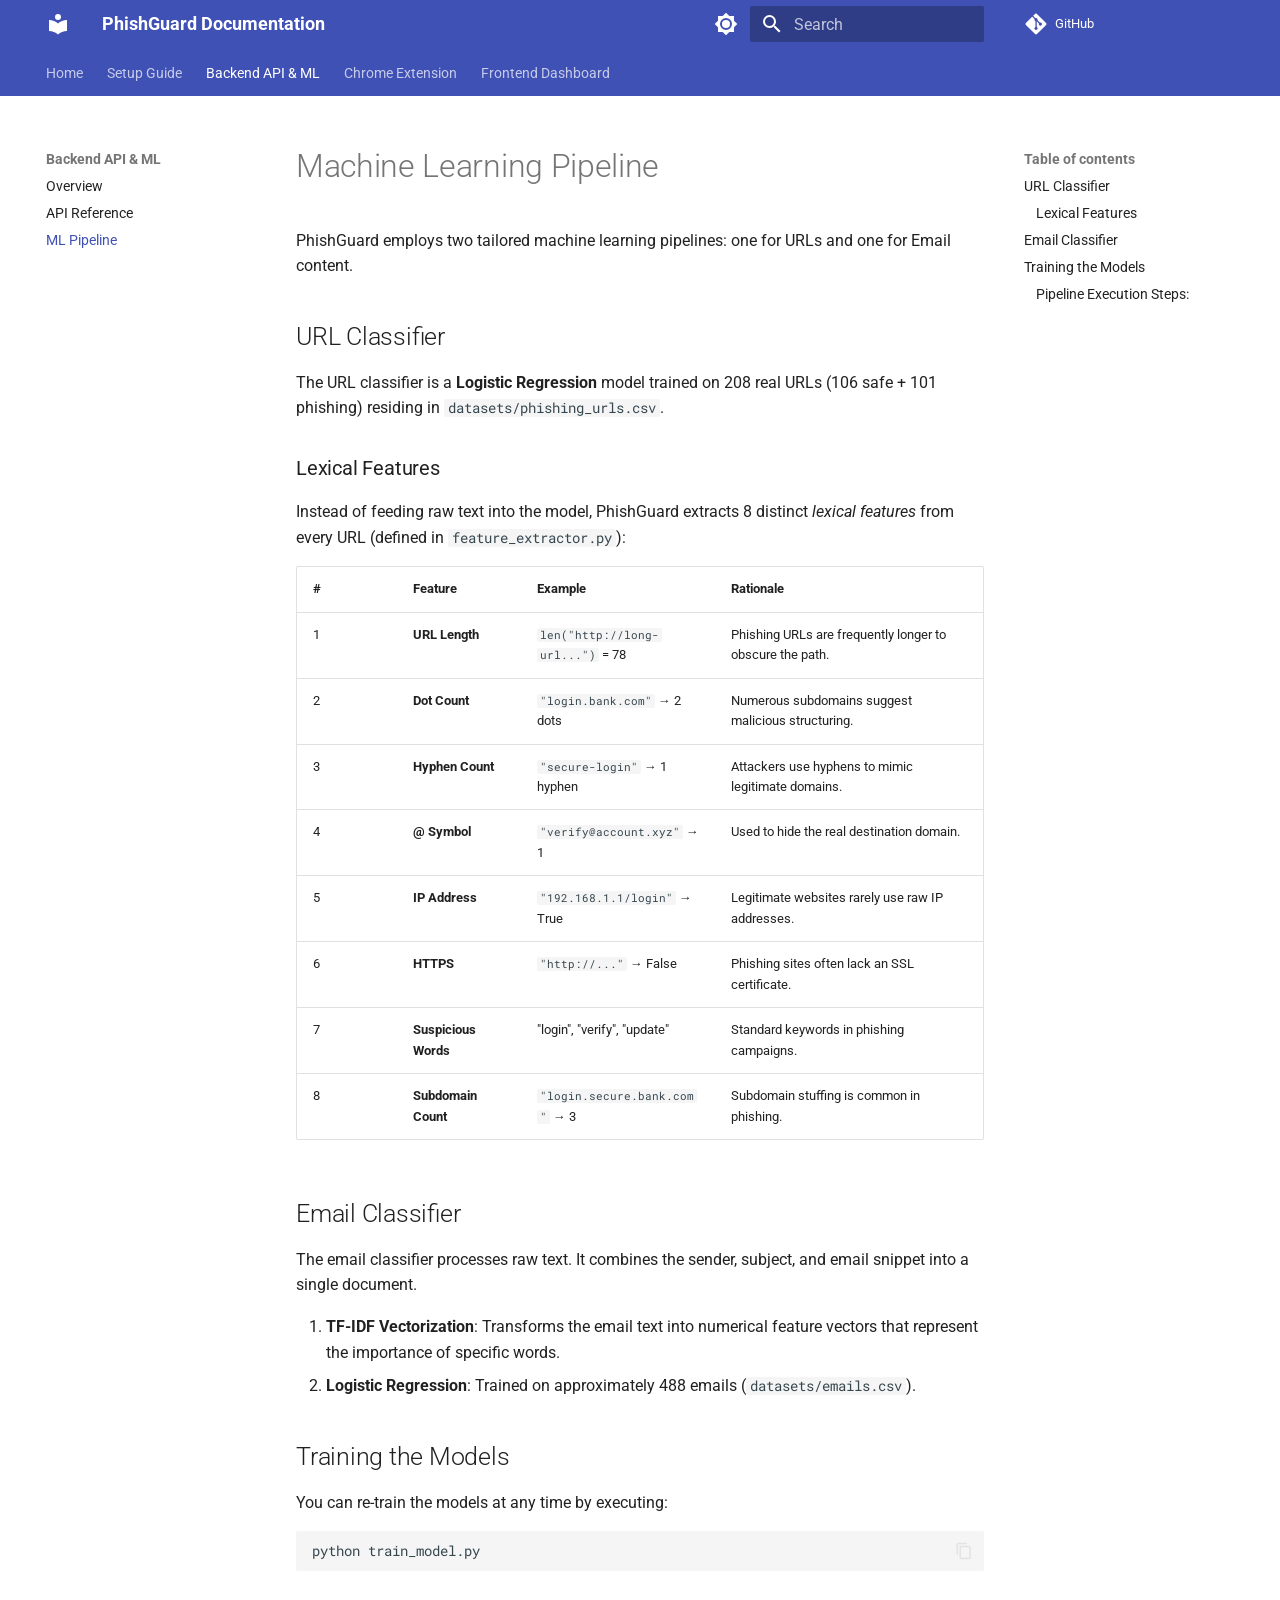
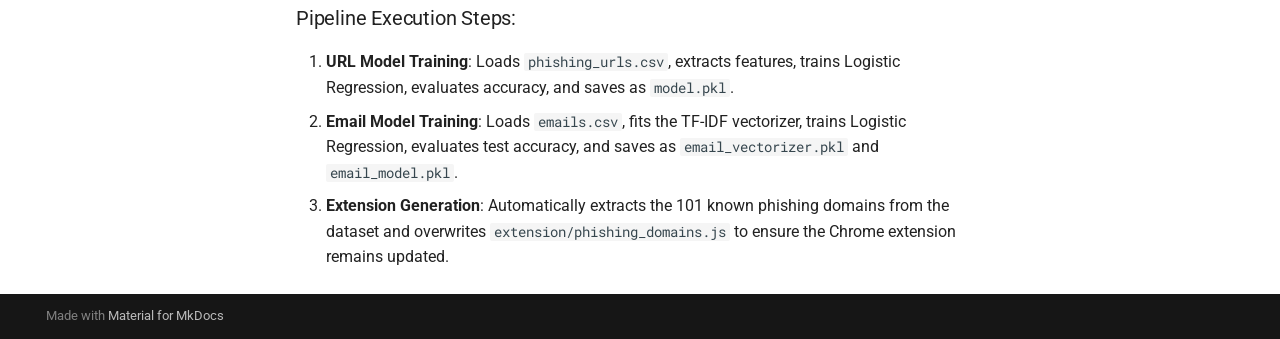
<file: backend/ml-pipeline/index.html>
<!doctype html>
<html lang="en" class="no-js">
  <head>
    
      <meta charset="utf-8">
      <meta name="viewport" content="width=device-width,initial-scale=1">
      
        <meta name="description" content="Comprehensive cybersecurity system for real-time phishing detection">
      
      
        <meta name="author" content="Team Guardians">
      
      
      
        <link rel="prev" href="../api/">
      
      
        <link rel="next" href="../../extension/">
      
      
        
      
      
      <link rel="icon" href="../../assets/images/favicon.png">
      <meta name="generator" content="mkdocs-1.6.1, mkdocs-material-9.7.5">
    
    
      
        <title>ML Pipeline - PhishGuard Documentation</title>
      
    
    
      <link rel="stylesheet" href="../../assets/stylesheets/main.484c7ddc.min.css">
      
        
        <link rel="stylesheet" href="../../assets/stylesheets/palette.ab4e12ef.min.css">
      
      


    
    
      
    
    
      
        
        
        <link rel="preconnect" href="https://fonts.gstatic.com" crossorigin>
        <link rel="stylesheet" href="https://fonts.googleapis.com/css?family=Roboto:300,300i,400,400i,700,700i%7CRoboto+Mono:400,400i,700,700i&display=fallback">
        <style>:root{--md-text-font:"Roboto";--md-code-font:"Roboto Mono"}</style>
      
    
    
    <script>__md_scope=new URL("../..",location),__md_hash=e=>[...e].reduce(((e,_)=>(e<<5)-e+_.charCodeAt(0)),0),__md_get=(e,_=localStorage,t=__md_scope)=>JSON.parse(_.getItem(t.pathname+"."+e)),__md_set=(e,_,t=localStorage,a=__md_scope)=>{try{t.setItem(a.pathname+"."+e,JSON.stringify(_))}catch(e){}}</script>
    
      

    
    
  </head>
  
  
    
    
      
    
    
    
    
    <body dir="ltr" data-md-color-scheme="default" data-md-color-primary="indigo" data-md-color-accent="indigo">
  
    
    <input class="md-toggle" data-md-toggle="drawer" type="checkbox" id="__drawer" autocomplete="off">
    <input class="md-toggle" data-md-toggle="search" type="checkbox" id="__search" autocomplete="off">
    <label class="md-overlay" for="__drawer"></label>
    <div data-md-component="skip">
      
        
        <a href="#machine-learning-pipeline" class="md-skip">
          Skip to content
        </a>
      
    </div>
    <div data-md-component="announce">
      
    </div>
    
    
      

<header class="md-header" data-md-component="header">
  <nav class="md-header__inner md-grid" aria-label="Header">
    <a href="../.." title="PhishGuard Documentation" class="md-header__button md-logo" aria-label="PhishGuard Documentation" data-md-component="logo">
      
  
  <svg xmlns="http://www.w3.org/2000/svg" viewBox="0 0 24 24"><path d="M12 8a3 3 0 0 0 3-3 3 3 0 0 0-3-3 3 3 0 0 0-3 3 3 3 0 0 0 3 3m0 3.54C9.64 9.35 6.5 8 3 8v11c3.5 0 6.64 1.35 9 3.54 2.36-2.19 5.5-3.54 9-3.54V8c-3.5 0-6.64 1.35-9 3.54"/></svg>

    </a>
    <label class="md-header__button md-icon" for="__drawer">
      
      <svg xmlns="http://www.w3.org/2000/svg" viewBox="0 0 24 24"><path d="M3 6h18v2H3zm0 5h18v2H3zm0 5h18v2H3z"/></svg>
    </label>
    <div class="md-header__title" data-md-component="header-title">
      <div class="md-header__ellipsis">
        <div class="md-header__topic">
          <span class="md-ellipsis">
            PhishGuard Documentation
          </span>
        </div>
        <div class="md-header__topic" data-md-component="header-topic">
          <span class="md-ellipsis">
            
              ML Pipeline
            
          </span>
        </div>
      </div>
    </div>
    
      
        <form class="md-header__option" data-md-component="palette">
  
    
    
    
    <input class="md-option" data-md-color-media="(prefers-color-scheme: light)" data-md-color-scheme="default" data-md-color-primary="indigo" data-md-color-accent="indigo"  aria-label="Switch to dark mode"  type="radio" name="__palette" id="__palette_0">
    
      <label class="md-header__button md-icon" title="Switch to dark mode" for="__palette_1" hidden>
        <svg xmlns="http://www.w3.org/2000/svg" viewBox="0 0 24 24"><path d="M12 8a4 4 0 0 0-4 4 4 4 0 0 0 4 4 4 4 0 0 0 4-4 4 4 0 0 0-4-4m0 10a6 6 0 0 1-6-6 6 6 0 0 1 6-6 6 6 0 0 1 6 6 6 6 0 0 1-6 6m8-9.31V4h-4.69L12 .69 8.69 4H4v4.69L.69 12 4 15.31V20h4.69L12 23.31 15.31 20H20v-4.69L23.31 12z"/></svg>
      </label>
    
  
    
    
    
    <input class="md-option" data-md-color-media="(prefers-color-scheme: dark)" data-md-color-scheme="slate" data-md-color-primary="indigo" data-md-color-accent="indigo"  aria-label="Switch to light mode"  type="radio" name="__palette" id="__palette_1">
    
      <label class="md-header__button md-icon" title="Switch to light mode" for="__palette_0" hidden>
        <svg xmlns="http://www.w3.org/2000/svg" viewBox="0 0 24 24"><path d="M12 18c-.89 0-1.74-.2-2.5-.55C11.56 16.5 13 14.42 13 12s-1.44-4.5-3.5-5.45C10.26 6.2 11.11 6 12 6a6 6 0 0 1 6 6 6 6 0 0 1-6 6m8-9.31V4h-4.69L12 .69 8.69 4H4v4.69L.69 12 4 15.31V20h4.69L12 23.31 15.31 20H20v-4.69L23.31 12z"/></svg>
      </label>
    
  
</form>
      
    
    
      <script>var palette=__md_get("__palette");if(palette&&palette.color){if("(prefers-color-scheme)"===palette.color.media){var media=matchMedia("(prefers-color-scheme: light)"),input=document.querySelector(media.matches?"[data-md-color-media='(prefers-color-scheme: light)']":"[data-md-color-media='(prefers-color-scheme: dark)']");palette.color.media=input.getAttribute("data-md-color-media"),palette.color.scheme=input.getAttribute("data-md-color-scheme"),palette.color.primary=input.getAttribute("data-md-color-primary"),palette.color.accent=input.getAttribute("data-md-color-accent")}for(var[key,value]of Object.entries(palette.color))document.body.setAttribute("data-md-color-"+key,value)}</script>
    
    
    
      
      
        <label class="md-header__button md-icon" for="__search">
          
          <svg xmlns="http://www.w3.org/2000/svg" viewBox="0 0 24 24"><path d="M9.5 3A6.5 6.5 0 0 1 16 9.5c0 1.61-.59 3.09-1.56 4.23l.27.27h.79l5 5-1.5 1.5-5-5v-.79l-.27-.27A6.52 6.52 0 0 1 9.5 16 6.5 6.5 0 0 1 3 9.5 6.5 6.5 0 0 1 9.5 3m0 2C7 5 5 7 5 9.5S7 14 9.5 14 14 12 14 9.5 12 5 9.5 5"/></svg>
        </label>
        <div class="md-search" data-md-component="search" role="dialog">
  <label class="md-search__overlay" for="__search"></label>
  <div class="md-search__inner" role="search">
    <form class="md-search__form" name="search">
      <input type="text" class="md-search__input" name="query" aria-label="Search" placeholder="Search" autocapitalize="off" autocorrect="off" autocomplete="off" spellcheck="false" data-md-component="search-query" required>
      <label class="md-search__icon md-icon" for="__search">
        
        <svg xmlns="http://www.w3.org/2000/svg" viewBox="0 0 24 24"><path d="M9.5 3A6.5 6.5 0 0 1 16 9.5c0 1.61-.59 3.09-1.56 4.23l.27.27h.79l5 5-1.5 1.5-5-5v-.79l-.27-.27A6.52 6.52 0 0 1 9.5 16 6.5 6.5 0 0 1 3 9.5 6.5 6.5 0 0 1 9.5 3m0 2C7 5 5 7 5 9.5S7 14 9.5 14 14 12 14 9.5 12 5 9.5 5"/></svg>
        
        <svg xmlns="http://www.w3.org/2000/svg" viewBox="0 0 24 24"><path d="M20 11v2H8l5.5 5.5-1.42 1.42L4.16 12l7.92-7.92L13.5 5.5 8 11z"/></svg>
      </label>
      <nav class="md-search__options" aria-label="Search">
        
        <button type="reset" class="md-search__icon md-icon" title="Clear" aria-label="Clear" tabindex="-1">
          
          <svg xmlns="http://www.w3.org/2000/svg" viewBox="0 0 24 24"><path d="M19 6.41 17.59 5 12 10.59 6.41 5 5 6.41 10.59 12 5 17.59 6.41 19 12 13.41 17.59 19 19 17.59 13.41 12z"/></svg>
        </button>
      </nav>
      
        <div class="md-search__suggest" data-md-component="search-suggest"></div>
      
    </form>
    <div class="md-search__output">
      <div class="md-search__scrollwrap" tabindex="0" data-md-scrollfix>
        <div class="md-search-result" data-md-component="search-result">
          <div class="md-search-result__meta">
            Initializing search
          </div>
          <ol class="md-search-result__list" role="presentation"></ol>
        </div>
      </div>
    </div>
  </div>
</div>
      
    
    
      <div class="md-header__source">
        <a href="https://github.com/peter-kiilu/Guardians-phishguard" title="Go to repository" class="md-source" data-md-component="source">
  <div class="md-source__icon md-icon">
    
    <svg xmlns="http://www.w3.org/2000/svg" viewBox="0 0 448 512"><!--! Font Awesome Free 7.1.0 by @fontawesome - https://fontawesome.com License - https://fontawesome.com/license/free (Icons: CC BY 4.0, Fonts: SIL OFL 1.1, Code: MIT License) Copyright 2025 Fonticons, Inc.--><path d="M439.6 236.1 244 40.5c-5.4-5.5-12.8-8.5-20.4-8.5s-15 3-20.4 8.4L162.5 81l51.5 51.5c27.1-9.1 52.7 16.8 43.4 43.7l49.7 49.7c34.2-11.8 61.2 31 35.5 56.7-26.5 26.5-70.2-2.9-56-37.3L240.3 199v121.9c25.3 12.5 22.3 41.8 9.1 55-6.4 6.4-15.2 10.1-24.3 10.1s-17.8-3.6-24.3-10.1c-17.6-17.6-11.1-46.9 11.2-56v-123c-20.8-8.5-24.6-30.7-18.6-45L142.6 101 8.5 235.1C3 240.6 0 247.9 0 255.5s3 15 8.5 20.4l195.6 195.7c5.4 5.4 12.7 8.4 20.4 8.4s15-3 20.4-8.4l194.7-194.7c5.4-5.4 8.4-12.8 8.4-20.4s-3-15-8.4-20.4"/></svg>
  </div>
  <div class="md-source__repository">
    GitHub
  </div>
</a>
      </div>
    
  </nav>
  
</header>
    
    <div class="md-container" data-md-component="container">
      
      
        
          
            
<nav class="md-tabs" aria-label="Tabs" data-md-component="tabs">
  <div class="md-grid">
    <ul class="md-tabs__list">
      
        
  
  
  
  
    <li class="md-tabs__item">
      <a href="../.." class="md-tabs__link">
        
  
  
    
  
  Home

      </a>
    </li>
  

      
        
  
  
  
  
    <li class="md-tabs__item">
      <a href="../../setup/" class="md-tabs__link">
        
  
  
    
  
  Setup Guide

      </a>
    </li>
  

      
        
  
  
  
    
  
  
    
    
      <li class="md-tabs__item md-tabs__item--active">
        <a href="../" class="md-tabs__link">
          
  
  
  Backend API & ML

        </a>
      </li>
    
  

      
        
  
  
  
  
    
    
      <li class="md-tabs__item">
        <a href="../../extension/" class="md-tabs__link">
          
  
  
  Chrome Extension

        </a>
      </li>
    
  

      
        
  
  
  
  
    
    
      <li class="md-tabs__item">
        <a href="../../frontend/" class="md-tabs__link">
          
  
  
  Frontend Dashboard

        </a>
      </li>
    
  

      
    </ul>
  </div>
</nav>
          
        
      
      <main class="md-main" data-md-component="main">
        <div class="md-main__inner md-grid">
          
            
              
              <div class="md-sidebar md-sidebar--primary" data-md-component="sidebar" data-md-type="navigation" >
                <div class="md-sidebar__scrollwrap">
                  <div class="md-sidebar__inner">
                    


  


<nav class="md-nav md-nav--primary md-nav--lifted" aria-label="Navigation" data-md-level="0">
  <label class="md-nav__title" for="__drawer">
    <a href="../.." title="PhishGuard Documentation" class="md-nav__button md-logo" aria-label="PhishGuard Documentation" data-md-component="logo">
      
  
  <svg xmlns="http://www.w3.org/2000/svg" viewBox="0 0 24 24"><path d="M12 8a3 3 0 0 0 3-3 3 3 0 0 0-3-3 3 3 0 0 0-3 3 3 3 0 0 0 3 3m0 3.54C9.64 9.35 6.5 8 3 8v11c3.5 0 6.64 1.35 9 3.54 2.36-2.19 5.5-3.54 9-3.54V8c-3.5 0-6.64 1.35-9 3.54"/></svg>

    </a>
    PhishGuard Documentation
  </label>
  
    <div class="md-nav__source">
      <a href="https://github.com/peter-kiilu/Guardians-phishguard" title="Go to repository" class="md-source" data-md-component="source">
  <div class="md-source__icon md-icon">
    
    <svg xmlns="http://www.w3.org/2000/svg" viewBox="0 0 448 512"><!--! Font Awesome Free 7.1.0 by @fontawesome - https://fontawesome.com License - https://fontawesome.com/license/free (Icons: CC BY 4.0, Fonts: SIL OFL 1.1, Code: MIT License) Copyright 2025 Fonticons, Inc.--><path d="M439.6 236.1 244 40.5c-5.4-5.5-12.8-8.5-20.4-8.5s-15 3-20.4 8.4L162.5 81l51.5 51.5c27.1-9.1 52.7 16.8 43.4 43.7l49.7 49.7c34.2-11.8 61.2 31 35.5 56.7-26.5 26.5-70.2-2.9-56-37.3L240.3 199v121.9c25.3 12.5 22.3 41.8 9.1 55-6.4 6.4-15.2 10.1-24.3 10.1s-17.8-3.6-24.3-10.1c-17.6-17.6-11.1-46.9 11.2-56v-123c-20.8-8.5-24.6-30.7-18.6-45L142.6 101 8.5 235.1C3 240.6 0 247.9 0 255.5s3 15 8.5 20.4l195.6 195.7c5.4 5.4 12.7 8.4 20.4 8.4s15-3 20.4-8.4l194.7-194.7c5.4-5.4 8.4-12.8 8.4-20.4s-3-15-8.4-20.4"/></svg>
  </div>
  <div class="md-source__repository">
    GitHub
  </div>
</a>
    </div>
  
  <ul class="md-nav__list" data-md-scrollfix>
    
      
      
  
  
  
  
    <li class="md-nav__item">
      <a href="../.." class="md-nav__link">
        
  
  
  <span class="md-ellipsis">
    
  
    Home
  

    
  </span>
  
  

      </a>
    </li>
  

    
      
      
  
  
  
  
    <li class="md-nav__item">
      <a href="../../setup/" class="md-nav__link">
        
  
  
  <span class="md-ellipsis">
    
  
    Setup Guide
  

    
  </span>
  
  

      </a>
    </li>
  

    
      
      
  
  
    
  
  
  
    
    
    
    
      
        
        
      
      
        
      
    
    
    <li class="md-nav__item md-nav__item--active md-nav__item--section md-nav__item--nested">
      
        
        
        <input class="md-nav__toggle md-toggle " type="checkbox" id="__nav_3" checked>
        
          
          <label class="md-nav__link" for="__nav_3" id="__nav_3_label" tabindex="">
            
  
  
  <span class="md-ellipsis">
    
  
    Backend API & ML
  

    
  </span>
  
  

            <span class="md-nav__icon md-icon"></span>
          </label>
        
        <nav class="md-nav" data-md-level="1" aria-labelledby="__nav_3_label" aria-expanded="true">
          <label class="md-nav__title" for="__nav_3">
            <span class="md-nav__icon md-icon"></span>
            
  
    Backend API & ML
  

          </label>
          <ul class="md-nav__list" data-md-scrollfix>
            
              
                
  
  
  
  
    <li class="md-nav__item">
      <a href="../" class="md-nav__link">
        
  
  
  <span class="md-ellipsis">
    
  
    Overview
  

    
  </span>
  
  

      </a>
    </li>
  

              
            
              
                
  
  
  
  
    <li class="md-nav__item">
      <a href="../api/" class="md-nav__link">
        
  
  
  <span class="md-ellipsis">
    
  
    API Reference
  

    
  </span>
  
  

      </a>
    </li>
  

              
            
              
                
  
  
    
  
  
  
    <li class="md-nav__item md-nav__item--active">
      
      <input class="md-nav__toggle md-toggle" type="checkbox" id="__toc">
      
      
        
      
      
        <label class="md-nav__link md-nav__link--active" for="__toc">
          
  
  
  <span class="md-ellipsis">
    
  
    ML Pipeline
  

    
  </span>
  
  

          <span class="md-nav__icon md-icon"></span>
        </label>
      
      <a href="./" class="md-nav__link md-nav__link--active">
        
  
  
  <span class="md-ellipsis">
    
  
    ML Pipeline
  

    
  </span>
  
  

      </a>
      
        

<nav class="md-nav md-nav--secondary" aria-label="Table of contents">
  
  
  
    
  
  
    <label class="md-nav__title" for="__toc">
      <span class="md-nav__icon md-icon"></span>
      Table of contents
    </label>
    <ul class="md-nav__list" data-md-component="toc" data-md-scrollfix>
      
        <li class="md-nav__item">
  <a href="#url-classifier" class="md-nav__link">
    <span class="md-ellipsis">
      
        URL Classifier
      
    </span>
  </a>
  
    <nav class="md-nav" aria-label="URL Classifier">
      <ul class="md-nav__list">
        
          <li class="md-nav__item">
  <a href="#lexical-features" class="md-nav__link">
    <span class="md-ellipsis">
      
        Lexical Features
      
    </span>
  </a>
  
</li>
        
      </ul>
    </nav>
  
</li>
      
        <li class="md-nav__item">
  <a href="#email-classifier" class="md-nav__link">
    <span class="md-ellipsis">
      
        Email Classifier
      
    </span>
  </a>
  
</li>
      
        <li class="md-nav__item">
  <a href="#training-the-models" class="md-nav__link">
    <span class="md-ellipsis">
      
        Training the Models
      
    </span>
  </a>
  
    <nav class="md-nav" aria-label="Training the Models">
      <ul class="md-nav__list">
        
          <li class="md-nav__item">
  <a href="#pipeline-execution-steps" class="md-nav__link">
    <span class="md-ellipsis">
      
        Pipeline Execution Steps:
      
    </span>
  </a>
  
</li>
        
      </ul>
    </nav>
  
</li>
      
    </ul>
  
</nav>
      
    </li>
  

              
            
          </ul>
        </nav>
      
    </li>
  

    
      
      
  
  
  
  
    
    
    
    
      
      
        
      
    
    
    <li class="md-nav__item md-nav__item--nested">
      
        
        
        <input class="md-nav__toggle md-toggle " type="checkbox" id="__nav_4" >
        
          
          <label class="md-nav__link" for="__nav_4" id="__nav_4_label" tabindex="0">
            
  
  
  <span class="md-ellipsis">
    
  
    Chrome Extension
  

    
  </span>
  
  

            <span class="md-nav__icon md-icon"></span>
          </label>
        
        <nav class="md-nav" data-md-level="1" aria-labelledby="__nav_4_label" aria-expanded="false">
          <label class="md-nav__title" for="__nav_4">
            <span class="md-nav__icon md-icon"></span>
            
  
    Chrome Extension
  

          </label>
          <ul class="md-nav__list" data-md-scrollfix>
            
              
                
  
  
  
  
    <li class="md-nav__item">
      <a href="../../extension/" class="md-nav__link">
        
  
  
  <span class="md-ellipsis">
    
  
    Overview
  

    
  </span>
  
  

      </a>
    </li>
  

              
            
              
                
  
  
  
  
    <li class="md-nav__item">
      <a href="../../extension/url-protection/" class="md-nav__link">
        
  
  
  <span class="md-ellipsis">
    
  
    URL Protection
  

    
  </span>
  
  

      </a>
    </li>
  

              
            
              
                
  
  
  
  
    <li class="md-nav__item">
      <a href="../../extension/gmail-protection/" class="md-nav__link">
        
  
  
  <span class="md-ellipsis">
    
  
    Gmail Protection
  

    
  </span>
  
  

      </a>
    </li>
  

              
            
          </ul>
        </nav>
      
    </li>
  

    
      
      
  
  
  
  
    
    
    
    
      
      
        
      
    
    
    <li class="md-nav__item md-nav__item--nested">
      
        
        
        <input class="md-nav__toggle md-toggle " type="checkbox" id="__nav_5" >
        
          
          <label class="md-nav__link" for="__nav_5" id="__nav_5_label" tabindex="0">
            
  
  
  <span class="md-ellipsis">
    
  
    Frontend Dashboard
  

    
  </span>
  
  

            <span class="md-nav__icon md-icon"></span>
          </label>
        
        <nav class="md-nav" data-md-level="1" aria-labelledby="__nav_5_label" aria-expanded="false">
          <label class="md-nav__title" for="__nav_5">
            <span class="md-nav__icon md-icon"></span>
            
  
    Frontend Dashboard
  

          </label>
          <ul class="md-nav__list" data-md-scrollfix>
            
              
                
  
  
  
  
    <li class="md-nav__item">
      <a href="../../frontend/" class="md-nav__link">
        
  
  
  <span class="md-ellipsis">
    
  
    Cyberpunk UI
  

    
  </span>
  
  

      </a>
    </li>
  

              
            
          </ul>
        </nav>
      
    </li>
  

    
  </ul>
</nav>
                  </div>
                </div>
              </div>
            
            
              
              <div class="md-sidebar md-sidebar--secondary" data-md-component="sidebar" data-md-type="toc" >
                <div class="md-sidebar__scrollwrap">
                  <div class="md-sidebar__inner">
                    

<nav class="md-nav md-nav--secondary" aria-label="Table of contents">
  
  
  
    
  
  
    <label class="md-nav__title" for="__toc">
      <span class="md-nav__icon md-icon"></span>
      Table of contents
    </label>
    <ul class="md-nav__list" data-md-component="toc" data-md-scrollfix>
      
        <li class="md-nav__item">
  <a href="#url-classifier" class="md-nav__link">
    <span class="md-ellipsis">
      
        URL Classifier
      
    </span>
  </a>
  
    <nav class="md-nav" aria-label="URL Classifier">
      <ul class="md-nav__list">
        
          <li class="md-nav__item">
  <a href="#lexical-features" class="md-nav__link">
    <span class="md-ellipsis">
      
        Lexical Features
      
    </span>
  </a>
  
</li>
        
      </ul>
    </nav>
  
</li>
      
        <li class="md-nav__item">
  <a href="#email-classifier" class="md-nav__link">
    <span class="md-ellipsis">
      
        Email Classifier
      
    </span>
  </a>
  
</li>
      
        <li class="md-nav__item">
  <a href="#training-the-models" class="md-nav__link">
    <span class="md-ellipsis">
      
        Training the Models
      
    </span>
  </a>
  
    <nav class="md-nav" aria-label="Training the Models">
      <ul class="md-nav__list">
        
          <li class="md-nav__item">
  <a href="#pipeline-execution-steps" class="md-nav__link">
    <span class="md-ellipsis">
      
        Pipeline Execution Steps:
      
    </span>
  </a>
  
</li>
        
      </ul>
    </nav>
  
</li>
      
    </ul>
  
</nav>
                  </div>
                </div>
              </div>
            
          
          
            <div class="md-content" data-md-component="content">
              
              <article class="md-content__inner md-typeset">
                
                  


  
  


<h1 id="machine-learning-pipeline">Machine Learning Pipeline</h1>
<p>PhishGuard employs two tailored machine learning pipelines: one for URLs and one for Email content.</p>
<h2 id="url-classifier">URL Classifier</h2>
<p>The URL classifier is a <strong>Logistic Regression</strong> model trained on 208 real URLs (106 safe + 101 phishing) residing in <code>datasets/phishing_urls.csv</code>.</p>
<h3 id="lexical-features">Lexical Features</h3>
<p>Instead of feeding raw text into the model, PhishGuard extracts 8 distinct <em>lexical features</em> from every URL (defined in <code>feature_extractor.py</code>):</p>
<table>
<thead>
<tr>
<th>#</th>
<th>Feature</th>
<th>Example</th>
<th>Rationale</th>
</tr>
</thead>
<tbody>
<tr>
<td>1</td>
<td><strong>URL Length</strong></td>
<td><code>len("http://long-url...")</code> = 78</td>
<td>Phishing URLs are frequently longer to obscure the path.</td>
</tr>
<tr>
<td>2</td>
<td><strong>Dot Count</strong></td>
<td><code>"login.bank.com"</code> → 2 dots</td>
<td>Numerous subdomains suggest malicious structuring.</td>
</tr>
<tr>
<td>3</td>
<td><strong>Hyphen Count</strong></td>
<td><code>"secure-login"</code> → 1 hyphen</td>
<td>Attackers use hyphens to mimic legitimate domains.</td>
</tr>
<tr>
<td>4</td>
<td><strong>@ Symbol</strong></td>
<td><code>"verify@account.xyz"</code> → 1</td>
<td>Used to hide the real destination domain.</td>
</tr>
<tr>
<td>5</td>
<td><strong>IP Address</strong></td>
<td><code>"192.168.1.1/login"</code> → True</td>
<td>Legitimate websites rarely use raw IP addresses.</td>
</tr>
<tr>
<td>6</td>
<td><strong>HTTPS</strong></td>
<td><code>"http://..."</code> → False</td>
<td>Phishing sites often lack an SSL certificate.</td>
</tr>
<tr>
<td>7</td>
<td><strong>Suspicious Words</strong></td>
<td>"login", "verify", "update"</td>
<td>Standard keywords in phishing campaigns.</td>
</tr>
<tr>
<td>8</td>
<td><strong>Subdomain Count</strong></td>
<td><code>"login.secure.bank.com"</code> → 3</td>
<td>Subdomain stuffing is common in phishing.</td>
</tr>
</tbody>
</table>
<h2 id="email-classifier">Email Classifier</h2>
<p>The email classifier processes raw text. It combines the sender, subject, and email snippet into a single document.</p>
<ol>
<li><strong>TF-IDF Vectorization</strong>: Transforms the email text into numerical feature vectors that represent the importance of specific words.</li>
<li><strong>Logistic Regression</strong>: Trained on approximately 488 emails (<code>datasets/emails.csv</code>).</li>
</ol>
<h2 id="training-the-models">Training the Models</h2>
<p>You can re-train the models at any time by executing:</p>
<div class="language-bash highlight"><pre><span></span><code><span id="__span-0-1"><a id="__codelineno-0-1" name="__codelineno-0-1" href="#__codelineno-0-1"></a>python<span class="w"> </span>train_model.py
</span></code></pre></div>
<h3 id="pipeline-execution-steps">Pipeline Execution Steps:</h3>
<ol>
<li><strong>URL Model Training</strong>: Loads <code>phishing_urls.csv</code>, extracts features, trains Logistic Regression, evaluates accuracy, and saves as <code>model.pkl</code>.</li>
<li><strong>Email Model Training</strong>: Loads <code>emails.csv</code>, fits the TF-IDF vectorizer, trains Logistic Regression, evaluates test accuracy, and saves as <code>email_vectorizer.pkl</code> and <code>email_model.pkl</code>.</li>
<li><strong>Extension Generation</strong>: Automatically extracts the 101 known phishing domains from the dataset and overwrites <code>extension/phishing_domains.js</code> to ensure the Chrome extension remains updated.</li>
</ol>












                
              </article>
            </div>
          
          
<script>var target=document.getElementById(location.hash.slice(1));target&&target.name&&(target.checked=target.name.startsWith("__tabbed_"))</script>
        </div>
        
      </main>
      
        <footer class="md-footer">
  
  <div class="md-footer-meta md-typeset">
    <div class="md-footer-meta__inner md-grid">
      <div class="md-copyright">
  
  
    Made with
    <a href="https://squidfunk.github.io/mkdocs-material/" target="_blank" rel="noopener">
      Material for MkDocs
    </a>
  
</div>
      
    </div>
  </div>
</footer>
      
    </div>
    <div class="md-dialog" data-md-component="dialog">
      <div class="md-dialog__inner md-typeset"></div>
    </div>
    
    
    
      
      
      <script id="__config" type="application/json">{"annotate": null, "base": "../..", "features": ["navigation.tabs", "navigation.sections", "search.suggest", "search.highlight", "content.code.copy", "content.code.annotate"], "search": "../../assets/javascripts/workers/search.2c215733.min.js", "tags": null, "translations": {"clipboard.copied": "Copied to clipboard", "clipboard.copy": "Copy to clipboard", "search.result.more.one": "1 more on this page", "search.result.more.other": "# more on this page", "search.result.none": "No matching documents", "search.result.one": "1 matching document", "search.result.other": "# matching documents", "search.result.placeholder": "Type to start searching", "search.result.term.missing": "Missing", "select.version": "Select version"}, "version": null}</script>
    
    
      <script src="../../assets/javascripts/bundle.79ae519e.min.js"></script>
      
    
  </body>
</html>
</file>
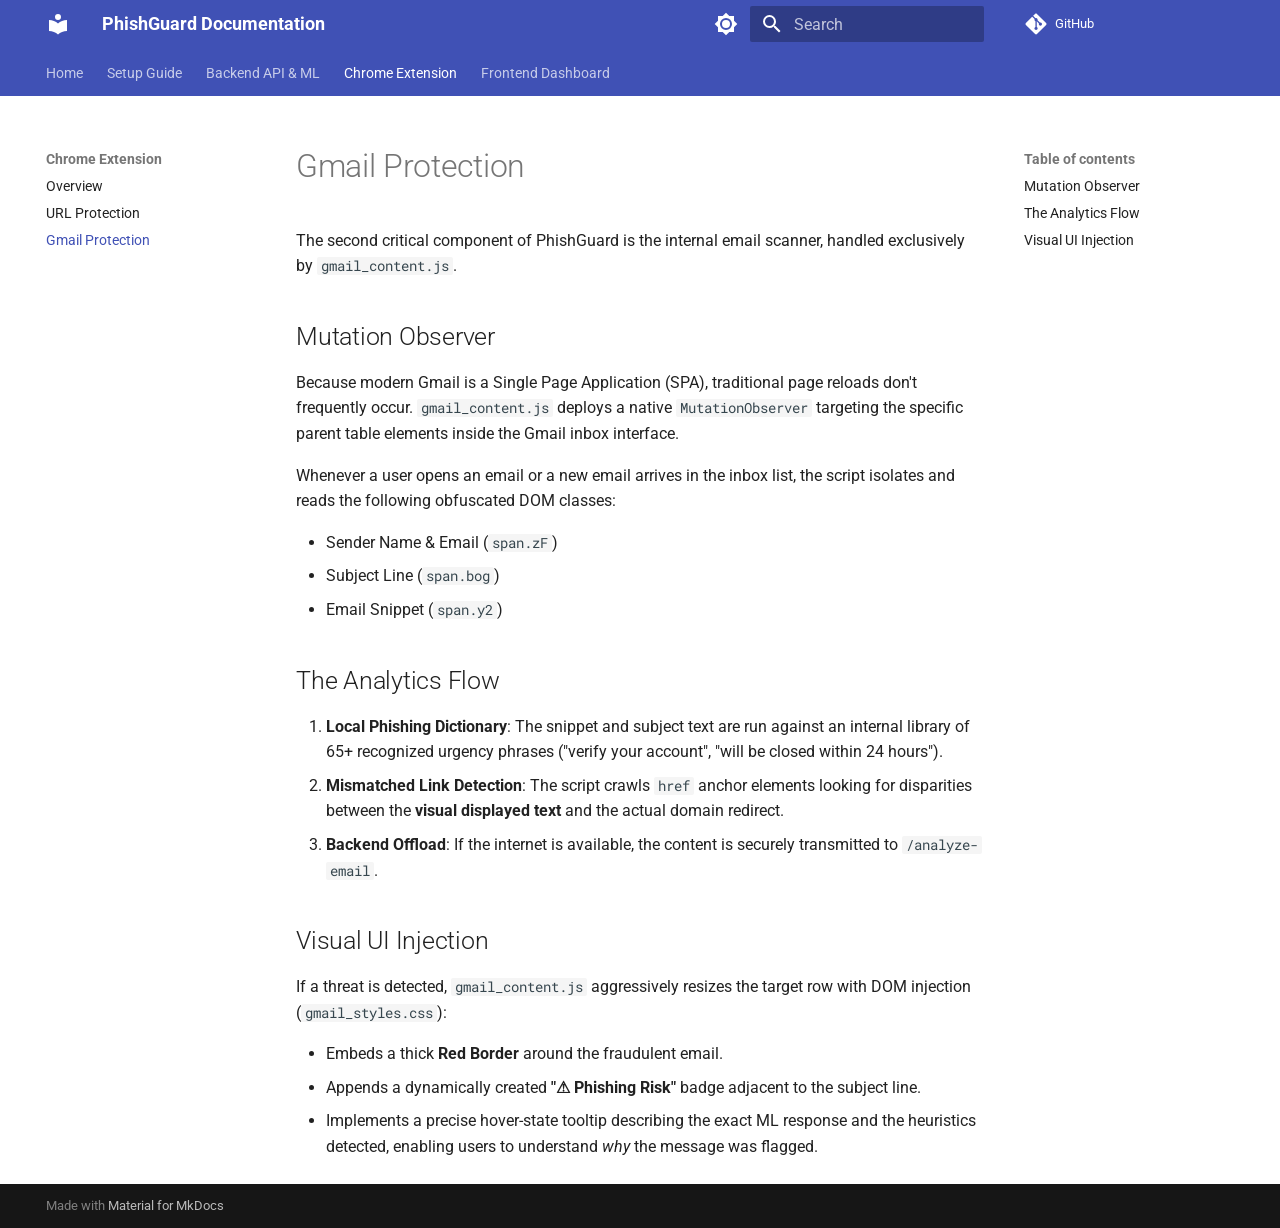
<file: extension/gmail-protection/index.html>
<!doctype html>
<html lang="en" class="no-js">
  <head>
    
      <meta charset="utf-8">
      <meta name="viewport" content="width=device-width,initial-scale=1">
      
        <meta name="description" content="Comprehensive cybersecurity system for real-time phishing detection">
      
      
        <meta name="author" content="Team Guardians">
      
      
      
        <link rel="prev" href="../url-protection/">
      
      
        <link rel="next" href="../../frontend/">
      
      
        
      
      
      <link rel="icon" href="../../assets/images/favicon.png">
      <meta name="generator" content="mkdocs-1.6.1, mkdocs-material-9.7.5">
    
    
      
        <title>Gmail Protection - PhishGuard Documentation</title>
      
    
    
      <link rel="stylesheet" href="../../assets/stylesheets/main.484c7ddc.min.css">
      
        
        <link rel="stylesheet" href="../../assets/stylesheets/palette.ab4e12ef.min.css">
      
      


    
    
      
    
    
      
        
        
        <link rel="preconnect" href="https://fonts.gstatic.com" crossorigin>
        <link rel="stylesheet" href="https://fonts.googleapis.com/css?family=Roboto:300,300i,400,400i,700,700i%7CRoboto+Mono:400,400i,700,700i&display=fallback">
        <style>:root{--md-text-font:"Roboto";--md-code-font:"Roboto Mono"}</style>
      
    
    
    <script>__md_scope=new URL("../..",location),__md_hash=e=>[...e].reduce(((e,_)=>(e<<5)-e+_.charCodeAt(0)),0),__md_get=(e,_=localStorage,t=__md_scope)=>JSON.parse(_.getItem(t.pathname+"."+e)),__md_set=(e,_,t=localStorage,a=__md_scope)=>{try{t.setItem(a.pathname+"."+e,JSON.stringify(_))}catch(e){}}</script>
    
      

    
    
  </head>
  
  
    
    
      
    
    
    
    
    <body dir="ltr" data-md-color-scheme="default" data-md-color-primary="indigo" data-md-color-accent="indigo">
  
    
    <input class="md-toggle" data-md-toggle="drawer" type="checkbox" id="__drawer" autocomplete="off">
    <input class="md-toggle" data-md-toggle="search" type="checkbox" id="__search" autocomplete="off">
    <label class="md-overlay" for="__drawer"></label>
    <div data-md-component="skip">
      
        
        <a href="#gmail-protection" class="md-skip">
          Skip to content
        </a>
      
    </div>
    <div data-md-component="announce">
      
    </div>
    
    
      

<header class="md-header" data-md-component="header">
  <nav class="md-header__inner md-grid" aria-label="Header">
    <a href="../.." title="PhishGuard Documentation" class="md-header__button md-logo" aria-label="PhishGuard Documentation" data-md-component="logo">
      
  
  <svg xmlns="http://www.w3.org/2000/svg" viewBox="0 0 24 24"><path d="M12 8a3 3 0 0 0 3-3 3 3 0 0 0-3-3 3 3 0 0 0-3 3 3 3 0 0 0 3 3m0 3.54C9.64 9.35 6.5 8 3 8v11c3.5 0 6.64 1.35 9 3.54 2.36-2.19 5.5-3.54 9-3.54V8c-3.5 0-6.64 1.35-9 3.54"/></svg>

    </a>
    <label class="md-header__button md-icon" for="__drawer">
      
      <svg xmlns="http://www.w3.org/2000/svg" viewBox="0 0 24 24"><path d="M3 6h18v2H3zm0 5h18v2H3zm0 5h18v2H3z"/></svg>
    </label>
    <div class="md-header__title" data-md-component="header-title">
      <div class="md-header__ellipsis">
        <div class="md-header__topic">
          <span class="md-ellipsis">
            PhishGuard Documentation
          </span>
        </div>
        <div class="md-header__topic" data-md-component="header-topic">
          <span class="md-ellipsis">
            
              Gmail Protection
            
          </span>
        </div>
      </div>
    </div>
    
      
        <form class="md-header__option" data-md-component="palette">
  
    
    
    
    <input class="md-option" data-md-color-media="(prefers-color-scheme: light)" data-md-color-scheme="default" data-md-color-primary="indigo" data-md-color-accent="indigo"  aria-label="Switch to dark mode"  type="radio" name="__palette" id="__palette_0">
    
      <label class="md-header__button md-icon" title="Switch to dark mode" for="__palette_1" hidden>
        <svg xmlns="http://www.w3.org/2000/svg" viewBox="0 0 24 24"><path d="M12 8a4 4 0 0 0-4 4 4 4 0 0 0 4 4 4 4 0 0 0 4-4 4 4 0 0 0-4-4m0 10a6 6 0 0 1-6-6 6 6 0 0 1 6-6 6 6 0 0 1 6 6 6 6 0 0 1-6 6m8-9.31V4h-4.69L12 .69 8.69 4H4v4.69L.69 12 4 15.31V20h4.69L12 23.31 15.31 20H20v-4.69L23.31 12z"/></svg>
      </label>
    
  
    
    
    
    <input class="md-option" data-md-color-media="(prefers-color-scheme: dark)" data-md-color-scheme="slate" data-md-color-primary="indigo" data-md-color-accent="indigo"  aria-label="Switch to light mode"  type="radio" name="__palette" id="__palette_1">
    
      <label class="md-header__button md-icon" title="Switch to light mode" for="__palette_0" hidden>
        <svg xmlns="http://www.w3.org/2000/svg" viewBox="0 0 24 24"><path d="M12 18c-.89 0-1.74-.2-2.5-.55C11.56 16.5 13 14.42 13 12s-1.44-4.5-3.5-5.45C10.26 6.2 11.11 6 12 6a6 6 0 0 1 6 6 6 6 0 0 1-6 6m8-9.31V4h-4.69L12 .69 8.69 4H4v4.69L.69 12 4 15.31V20h4.69L12 23.31 15.31 20H20v-4.69L23.31 12z"/></svg>
      </label>
    
  
</form>
      
    
    
      <script>var palette=__md_get("__palette");if(palette&&palette.color){if("(prefers-color-scheme)"===palette.color.media){var media=matchMedia("(prefers-color-scheme: light)"),input=document.querySelector(media.matches?"[data-md-color-media='(prefers-color-scheme: light)']":"[data-md-color-media='(prefers-color-scheme: dark)']");palette.color.media=input.getAttribute("data-md-color-media"),palette.color.scheme=input.getAttribute("data-md-color-scheme"),palette.color.primary=input.getAttribute("data-md-color-primary"),palette.color.accent=input.getAttribute("data-md-color-accent")}for(var[key,value]of Object.entries(palette.color))document.body.setAttribute("data-md-color-"+key,value)}</script>
    
    
    
      
      
        <label class="md-header__button md-icon" for="__search">
          
          <svg xmlns="http://www.w3.org/2000/svg" viewBox="0 0 24 24"><path d="M9.5 3A6.5 6.5 0 0 1 16 9.5c0 1.61-.59 3.09-1.56 4.23l.27.27h.79l5 5-1.5 1.5-5-5v-.79l-.27-.27A6.52 6.52 0 0 1 9.5 16 6.5 6.5 0 0 1 3 9.5 6.5 6.5 0 0 1 9.5 3m0 2C7 5 5 7 5 9.5S7 14 9.5 14 14 12 14 9.5 12 5 9.5 5"/></svg>
        </label>
        <div class="md-search" data-md-component="search" role="dialog">
  <label class="md-search__overlay" for="__search"></label>
  <div class="md-search__inner" role="search">
    <form class="md-search__form" name="search">
      <input type="text" class="md-search__input" name="query" aria-label="Search" placeholder="Search" autocapitalize="off" autocorrect="off" autocomplete="off" spellcheck="false" data-md-component="search-query" required>
      <label class="md-search__icon md-icon" for="__search">
        
        <svg xmlns="http://www.w3.org/2000/svg" viewBox="0 0 24 24"><path d="M9.5 3A6.5 6.5 0 0 1 16 9.5c0 1.61-.59 3.09-1.56 4.23l.27.27h.79l5 5-1.5 1.5-5-5v-.79l-.27-.27A6.52 6.52 0 0 1 9.5 16 6.5 6.5 0 0 1 3 9.5 6.5 6.5 0 0 1 9.5 3m0 2C7 5 5 7 5 9.5S7 14 9.5 14 14 12 14 9.5 12 5 9.5 5"/></svg>
        
        <svg xmlns="http://www.w3.org/2000/svg" viewBox="0 0 24 24"><path d="M20 11v2H8l5.5 5.5-1.42 1.42L4.16 12l7.92-7.92L13.5 5.5 8 11z"/></svg>
      </label>
      <nav class="md-search__options" aria-label="Search">
        
        <button type="reset" class="md-search__icon md-icon" title="Clear" aria-label="Clear" tabindex="-1">
          
          <svg xmlns="http://www.w3.org/2000/svg" viewBox="0 0 24 24"><path d="M19 6.41 17.59 5 12 10.59 6.41 5 5 6.41 10.59 12 5 17.59 6.41 19 12 13.41 17.59 19 19 17.59 13.41 12z"/></svg>
        </button>
      </nav>
      
        <div class="md-search__suggest" data-md-component="search-suggest"></div>
      
    </form>
    <div class="md-search__output">
      <div class="md-search__scrollwrap" tabindex="0" data-md-scrollfix>
        <div class="md-search-result" data-md-component="search-result">
          <div class="md-search-result__meta">
            Initializing search
          </div>
          <ol class="md-search-result__list" role="presentation"></ol>
        </div>
      </div>
    </div>
  </div>
</div>
      
    
    
      <div class="md-header__source">
        <a href="https://github.com/peter-kiilu/Guardians-phishguard" title="Go to repository" class="md-source" data-md-component="source">
  <div class="md-source__icon md-icon">
    
    <svg xmlns="http://www.w3.org/2000/svg" viewBox="0 0 448 512"><!--! Font Awesome Free 7.1.0 by @fontawesome - https://fontawesome.com License - https://fontawesome.com/license/free (Icons: CC BY 4.0, Fonts: SIL OFL 1.1, Code: MIT License) Copyright 2025 Fonticons, Inc.--><path d="M439.6 236.1 244 40.5c-5.4-5.5-12.8-8.5-20.4-8.5s-15 3-20.4 8.4L162.5 81l51.5 51.5c27.1-9.1 52.7 16.8 43.4 43.7l49.7 49.7c34.2-11.8 61.2 31 35.5 56.7-26.5 26.5-70.2-2.9-56-37.3L240.3 199v121.9c25.3 12.5 22.3 41.8 9.1 55-6.4 6.4-15.2 10.1-24.3 10.1s-17.8-3.6-24.3-10.1c-17.6-17.6-11.1-46.9 11.2-56v-123c-20.8-8.5-24.6-30.7-18.6-45L142.6 101 8.5 235.1C3 240.6 0 247.9 0 255.5s3 15 8.5 20.4l195.6 195.7c5.4 5.4 12.7 8.4 20.4 8.4s15-3 20.4-8.4l194.7-194.7c5.4-5.4 8.4-12.8 8.4-20.4s-3-15-8.4-20.4"/></svg>
  </div>
  <div class="md-source__repository">
    GitHub
  </div>
</a>
      </div>
    
  </nav>
  
</header>
    
    <div class="md-container" data-md-component="container">
      
      
        
          
            
<nav class="md-tabs" aria-label="Tabs" data-md-component="tabs">
  <div class="md-grid">
    <ul class="md-tabs__list">
      
        
  
  
  
  
    <li class="md-tabs__item">
      <a href="../.." class="md-tabs__link">
        
  
  
    
  
  Home

      </a>
    </li>
  

      
        
  
  
  
  
    <li class="md-tabs__item">
      <a href="../../setup/" class="md-tabs__link">
        
  
  
    
  
  Setup Guide

      </a>
    </li>
  

      
        
  
  
  
  
    
    
      <li class="md-tabs__item">
        <a href="../../backend/" class="md-tabs__link">
          
  
  
  Backend API & ML

        </a>
      </li>
    
  

      
        
  
  
  
    
  
  
    
    
      <li class="md-tabs__item md-tabs__item--active">
        <a href="../" class="md-tabs__link">
          
  
  
  Chrome Extension

        </a>
      </li>
    
  

      
        
  
  
  
  
    
    
      <li class="md-tabs__item">
        <a href="../../frontend/" class="md-tabs__link">
          
  
  
  Frontend Dashboard

        </a>
      </li>
    
  

      
    </ul>
  </div>
</nav>
          
        
      
      <main class="md-main" data-md-component="main">
        <div class="md-main__inner md-grid">
          
            
              
              <div class="md-sidebar md-sidebar--primary" data-md-component="sidebar" data-md-type="navigation" >
                <div class="md-sidebar__scrollwrap">
                  <div class="md-sidebar__inner">
                    


  


<nav class="md-nav md-nav--primary md-nav--lifted" aria-label="Navigation" data-md-level="0">
  <label class="md-nav__title" for="__drawer">
    <a href="../.." title="PhishGuard Documentation" class="md-nav__button md-logo" aria-label="PhishGuard Documentation" data-md-component="logo">
      
  
  <svg xmlns="http://www.w3.org/2000/svg" viewBox="0 0 24 24"><path d="M12 8a3 3 0 0 0 3-3 3 3 0 0 0-3-3 3 3 0 0 0-3 3 3 3 0 0 0 3 3m0 3.54C9.64 9.35 6.5 8 3 8v11c3.5 0 6.64 1.35 9 3.54 2.36-2.19 5.5-3.54 9-3.54V8c-3.5 0-6.64 1.35-9 3.54"/></svg>

    </a>
    PhishGuard Documentation
  </label>
  
    <div class="md-nav__source">
      <a href="https://github.com/peter-kiilu/Guardians-phishguard" title="Go to repository" class="md-source" data-md-component="source">
  <div class="md-source__icon md-icon">
    
    <svg xmlns="http://www.w3.org/2000/svg" viewBox="0 0 448 512"><!--! Font Awesome Free 7.1.0 by @fontawesome - https://fontawesome.com License - https://fontawesome.com/license/free (Icons: CC BY 4.0, Fonts: SIL OFL 1.1, Code: MIT License) Copyright 2025 Fonticons, Inc.--><path d="M439.6 236.1 244 40.5c-5.4-5.5-12.8-8.5-20.4-8.5s-15 3-20.4 8.4L162.5 81l51.5 51.5c27.1-9.1 52.7 16.8 43.4 43.7l49.7 49.7c34.2-11.8 61.2 31 35.5 56.7-26.5 26.5-70.2-2.9-56-37.3L240.3 199v121.9c25.3 12.5 22.3 41.8 9.1 55-6.4 6.4-15.2 10.1-24.3 10.1s-17.8-3.6-24.3-10.1c-17.6-17.6-11.1-46.9 11.2-56v-123c-20.8-8.5-24.6-30.7-18.6-45L142.6 101 8.5 235.1C3 240.6 0 247.9 0 255.5s3 15 8.5 20.4l195.6 195.7c5.4 5.4 12.7 8.4 20.4 8.4s15-3 20.4-8.4l194.7-194.7c5.4-5.4 8.4-12.8 8.4-20.4s-3-15-8.4-20.4"/></svg>
  </div>
  <div class="md-source__repository">
    GitHub
  </div>
</a>
    </div>
  
  <ul class="md-nav__list" data-md-scrollfix>
    
      
      
  
  
  
  
    <li class="md-nav__item">
      <a href="../.." class="md-nav__link">
        
  
  
  <span class="md-ellipsis">
    
  
    Home
  

    
  </span>
  
  

      </a>
    </li>
  

    
      
      
  
  
  
  
    <li class="md-nav__item">
      <a href="../../setup/" class="md-nav__link">
        
  
  
  <span class="md-ellipsis">
    
  
    Setup Guide
  

    
  </span>
  
  

      </a>
    </li>
  

    
      
      
  
  
  
  
    
    
    
    
      
      
        
      
    
    
    <li class="md-nav__item md-nav__item--nested">
      
        
        
        <input class="md-nav__toggle md-toggle " type="checkbox" id="__nav_3" >
        
          
          <label class="md-nav__link" for="__nav_3" id="__nav_3_label" tabindex="0">
            
  
  
  <span class="md-ellipsis">
    
  
    Backend API & ML
  

    
  </span>
  
  

            <span class="md-nav__icon md-icon"></span>
          </label>
        
        <nav class="md-nav" data-md-level="1" aria-labelledby="__nav_3_label" aria-expanded="false">
          <label class="md-nav__title" for="__nav_3">
            <span class="md-nav__icon md-icon"></span>
            
  
    Backend API & ML
  

          </label>
          <ul class="md-nav__list" data-md-scrollfix>
            
              
                
  
  
  
  
    <li class="md-nav__item">
      <a href="../../backend/" class="md-nav__link">
        
  
  
  <span class="md-ellipsis">
    
  
    Overview
  

    
  </span>
  
  

      </a>
    </li>
  

              
            
              
                
  
  
  
  
    <li class="md-nav__item">
      <a href="../../backend/api/" class="md-nav__link">
        
  
  
  <span class="md-ellipsis">
    
  
    API Reference
  

    
  </span>
  
  

      </a>
    </li>
  

              
            
              
                
  
  
  
  
    <li class="md-nav__item">
      <a href="../../backend/ml-pipeline/" class="md-nav__link">
        
  
  
  <span class="md-ellipsis">
    
  
    ML Pipeline
  

    
  </span>
  
  

      </a>
    </li>
  

              
            
          </ul>
        </nav>
      
    </li>
  

    
      
      
  
  
    
  
  
  
    
    
    
    
      
        
        
      
      
        
      
    
    
    <li class="md-nav__item md-nav__item--active md-nav__item--section md-nav__item--nested">
      
        
        
        <input class="md-nav__toggle md-toggle " type="checkbox" id="__nav_4" checked>
        
          
          <label class="md-nav__link" for="__nav_4" id="__nav_4_label" tabindex="">
            
  
  
  <span class="md-ellipsis">
    
  
    Chrome Extension
  

    
  </span>
  
  

            <span class="md-nav__icon md-icon"></span>
          </label>
        
        <nav class="md-nav" data-md-level="1" aria-labelledby="__nav_4_label" aria-expanded="true">
          <label class="md-nav__title" for="__nav_4">
            <span class="md-nav__icon md-icon"></span>
            
  
    Chrome Extension
  

          </label>
          <ul class="md-nav__list" data-md-scrollfix>
            
              
                
  
  
  
  
    <li class="md-nav__item">
      <a href="../" class="md-nav__link">
        
  
  
  <span class="md-ellipsis">
    
  
    Overview
  

    
  </span>
  
  

      </a>
    </li>
  

              
            
              
                
  
  
  
  
    <li class="md-nav__item">
      <a href="../url-protection/" class="md-nav__link">
        
  
  
  <span class="md-ellipsis">
    
  
    URL Protection
  

    
  </span>
  
  

      </a>
    </li>
  

              
            
              
                
  
  
    
  
  
  
    <li class="md-nav__item md-nav__item--active">
      
      <input class="md-nav__toggle md-toggle" type="checkbox" id="__toc">
      
      
        
      
      
        <label class="md-nav__link md-nav__link--active" for="__toc">
          
  
  
  <span class="md-ellipsis">
    
  
    Gmail Protection
  

    
  </span>
  
  

          <span class="md-nav__icon md-icon"></span>
        </label>
      
      <a href="./" class="md-nav__link md-nav__link--active">
        
  
  
  <span class="md-ellipsis">
    
  
    Gmail Protection
  

    
  </span>
  
  

      </a>
      
        

<nav class="md-nav md-nav--secondary" aria-label="Table of contents">
  
  
  
    
  
  
    <label class="md-nav__title" for="__toc">
      <span class="md-nav__icon md-icon"></span>
      Table of contents
    </label>
    <ul class="md-nav__list" data-md-component="toc" data-md-scrollfix>
      
        <li class="md-nav__item">
  <a href="#mutation-observer" class="md-nav__link">
    <span class="md-ellipsis">
      
        Mutation Observer
      
    </span>
  </a>
  
</li>
      
        <li class="md-nav__item">
  <a href="#the-analytics-flow" class="md-nav__link">
    <span class="md-ellipsis">
      
        The Analytics Flow
      
    </span>
  </a>
  
</li>
      
        <li class="md-nav__item">
  <a href="#visual-ui-injection" class="md-nav__link">
    <span class="md-ellipsis">
      
        Visual UI Injection
      
    </span>
  </a>
  
</li>
      
    </ul>
  
</nav>
      
    </li>
  

              
            
          </ul>
        </nav>
      
    </li>
  

    
      
      
  
  
  
  
    
    
    
    
      
      
        
      
    
    
    <li class="md-nav__item md-nav__item--nested">
      
        
        
        <input class="md-nav__toggle md-toggle " type="checkbox" id="__nav_5" >
        
          
          <label class="md-nav__link" for="__nav_5" id="__nav_5_label" tabindex="0">
            
  
  
  <span class="md-ellipsis">
    
  
    Frontend Dashboard
  

    
  </span>
  
  

            <span class="md-nav__icon md-icon"></span>
          </label>
        
        <nav class="md-nav" data-md-level="1" aria-labelledby="__nav_5_label" aria-expanded="false">
          <label class="md-nav__title" for="__nav_5">
            <span class="md-nav__icon md-icon"></span>
            
  
    Frontend Dashboard
  

          </label>
          <ul class="md-nav__list" data-md-scrollfix>
            
              
                
  
  
  
  
    <li class="md-nav__item">
      <a href="../../frontend/" class="md-nav__link">
        
  
  
  <span class="md-ellipsis">
    
  
    Cyberpunk UI
  

    
  </span>
  
  

      </a>
    </li>
  

              
            
          </ul>
        </nav>
      
    </li>
  

    
  </ul>
</nav>
                  </div>
                </div>
              </div>
            
            
              
              <div class="md-sidebar md-sidebar--secondary" data-md-component="sidebar" data-md-type="toc" >
                <div class="md-sidebar__scrollwrap">
                  <div class="md-sidebar__inner">
                    

<nav class="md-nav md-nav--secondary" aria-label="Table of contents">
  
  
  
    
  
  
    <label class="md-nav__title" for="__toc">
      <span class="md-nav__icon md-icon"></span>
      Table of contents
    </label>
    <ul class="md-nav__list" data-md-component="toc" data-md-scrollfix>
      
        <li class="md-nav__item">
  <a href="#mutation-observer" class="md-nav__link">
    <span class="md-ellipsis">
      
        Mutation Observer
      
    </span>
  </a>
  
</li>
      
        <li class="md-nav__item">
  <a href="#the-analytics-flow" class="md-nav__link">
    <span class="md-ellipsis">
      
        The Analytics Flow
      
    </span>
  </a>
  
</li>
      
        <li class="md-nav__item">
  <a href="#visual-ui-injection" class="md-nav__link">
    <span class="md-ellipsis">
      
        Visual UI Injection
      
    </span>
  </a>
  
</li>
      
    </ul>
  
</nav>
                  </div>
                </div>
              </div>
            
          
          
            <div class="md-content" data-md-component="content">
              
              <article class="md-content__inner md-typeset">
                
                  


  
  


<h1 id="gmail-protection">Gmail Protection</h1>
<p>The second critical component of PhishGuard is the internal email scanner, handled exclusively by <code>gmail_content.js</code>.</p>
<h2 id="mutation-observer">Mutation Observer</h2>
<p>Because modern Gmail is a Single Page Application (SPA), traditional page reloads don't frequently occur. <code>gmail_content.js</code> deploys a native <code>MutationObserver</code> targeting the specific parent table elements inside the Gmail inbox interface.</p>
<p>Whenever a user opens an email or a new email arrives in the inbox list, the script isolates and reads the following obfuscated DOM classes:</p>
<ul>
<li>Sender Name &amp; Email (<code>span.zF</code>)</li>
<li>Subject Line (<code>span.bog</code>)</li>
<li>Email Snippet (<code>span.y2</code>)</li>
</ul>
<h2 id="the-analytics-flow">The Analytics Flow</h2>
<ol>
<li><strong>Local Phishing Dictionary</strong>: 
   The snippet and subject text are run against an internal library of 65+ recognized urgency phrases ("verify your account", "will be closed within 24 hours").</li>
<li><strong>Mismatched Link Detection</strong>:
   The script crawls <code>href</code> anchor elements looking for disparities between the <strong>visual displayed text</strong> and the actual domain redirect.</li>
<li><strong>Backend Offload</strong>:
   If the internet is available, the content is securely transmitted to <code>/analyze-email</code>.</li>
</ol>
<h2 id="visual-ui-injection">Visual UI Injection</h2>
<p>If a threat is detected, <code>gmail_content.js</code> aggressively resizes the target row with DOM injection (<code>gmail_styles.css</code>):</p>
<ul>
<li>Embeds a thick <strong>Red Border</strong> around the fraudulent email.</li>
<li>Appends a dynamically created <strong>"⚠ Phishing Risk"</strong> badge adjacent to the subject line.</li>
<li>Implements a precise hover-state tooltip describing the exact ML response and the heuristics detected, enabling users to understand <em>why</em> the message was flagged.</li>
</ul>












                
              </article>
            </div>
          
          
<script>var target=document.getElementById(location.hash.slice(1));target&&target.name&&(target.checked=target.name.startsWith("__tabbed_"))</script>
        </div>
        
      </main>
      
        <footer class="md-footer">
  
  <div class="md-footer-meta md-typeset">
    <div class="md-footer-meta__inner md-grid">
      <div class="md-copyright">
  
  
    Made with
    <a href="https://squidfunk.github.io/mkdocs-material/" target="_blank" rel="noopener">
      Material for MkDocs
    </a>
  
</div>
      
    </div>
  </div>
</footer>
      
    </div>
    <div class="md-dialog" data-md-component="dialog">
      <div class="md-dialog__inner md-typeset"></div>
    </div>
    
    
    
      
      
      <script id="__config" type="application/json">{"annotate": null, "base": "../..", "features": ["navigation.tabs", "navigation.sections", "search.suggest", "search.highlight", "content.code.copy", "content.code.annotate"], "search": "../../assets/javascripts/workers/search.2c215733.min.js", "tags": null, "translations": {"clipboard.copied": "Copied to clipboard", "clipboard.copy": "Copy to clipboard", "search.result.more.one": "1 more on this page", "search.result.more.other": "# more on this page", "search.result.none": "No matching documents", "search.result.one": "1 matching document", "search.result.other": "# matching documents", "search.result.placeholder": "Type to start searching", "search.result.term.missing": "Missing", "select.version": "Select version"}, "version": null}</script>
    
    
      <script src="../../assets/javascripts/bundle.79ae519e.min.js"></script>
      
    
  </body>
</html>
</file>
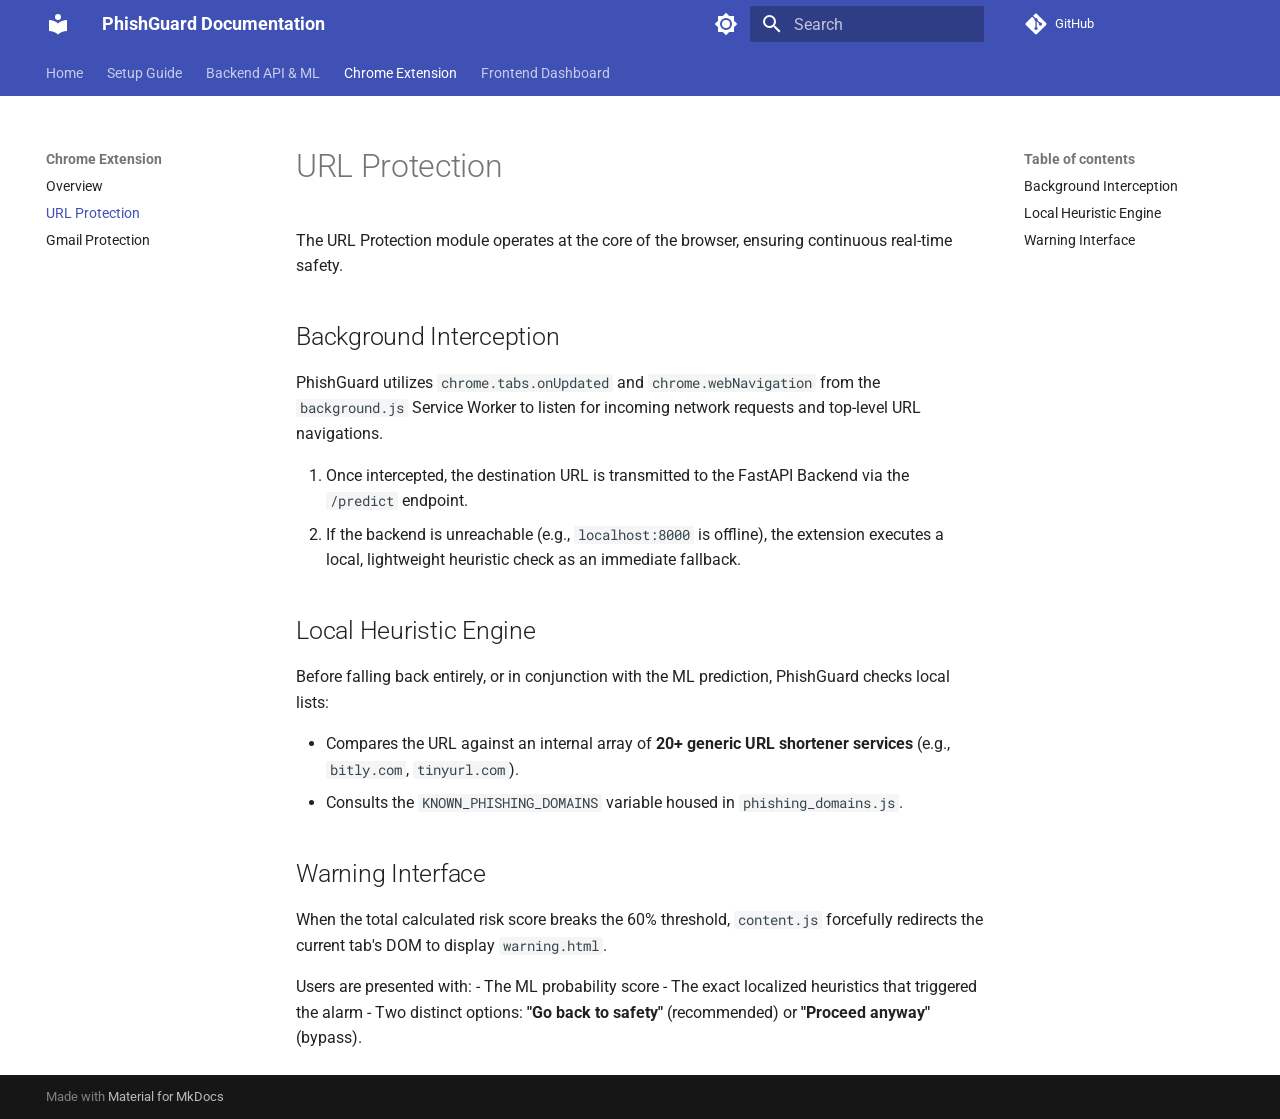
<file: extension/url-protection/index.html>
<!doctype html>
<html lang="en" class="no-js">
  <head>
    
      <meta charset="utf-8">
      <meta name="viewport" content="width=device-width,initial-scale=1">
      
        <meta name="description" content="Comprehensive cybersecurity system for real-time phishing detection">
      
      
        <meta name="author" content="Team Guardians">
      
      
      
        <link rel="prev" href="../">
      
      
        <link rel="next" href="../gmail-protection/">
      
      
        
      
      
      <link rel="icon" href="../../assets/images/favicon.png">
      <meta name="generator" content="mkdocs-1.6.1, mkdocs-material-9.7.5">
    
    
      
        <title>URL Protection - PhishGuard Documentation</title>
      
    
    
      <link rel="stylesheet" href="../../assets/stylesheets/main.484c7ddc.min.css">
      
        
        <link rel="stylesheet" href="../../assets/stylesheets/palette.ab4e12ef.min.css">
      
      


    
    
      
    
    
      
        
        
        <link rel="preconnect" href="https://fonts.gstatic.com" crossorigin>
        <link rel="stylesheet" href="https://fonts.googleapis.com/css?family=Roboto:300,300i,400,400i,700,700i%7CRoboto+Mono:400,400i,700,700i&display=fallback">
        <style>:root{--md-text-font:"Roboto";--md-code-font:"Roboto Mono"}</style>
      
    
    
    <script>__md_scope=new URL("../..",location),__md_hash=e=>[...e].reduce(((e,_)=>(e<<5)-e+_.charCodeAt(0)),0),__md_get=(e,_=localStorage,t=__md_scope)=>JSON.parse(_.getItem(t.pathname+"."+e)),__md_set=(e,_,t=localStorage,a=__md_scope)=>{try{t.setItem(a.pathname+"."+e,JSON.stringify(_))}catch(e){}}</script>
    
      

    
    
  </head>
  
  
    
    
      
    
    
    
    
    <body dir="ltr" data-md-color-scheme="default" data-md-color-primary="indigo" data-md-color-accent="indigo">
  
    
    <input class="md-toggle" data-md-toggle="drawer" type="checkbox" id="__drawer" autocomplete="off">
    <input class="md-toggle" data-md-toggle="search" type="checkbox" id="__search" autocomplete="off">
    <label class="md-overlay" for="__drawer"></label>
    <div data-md-component="skip">
      
        
        <a href="#url-protection" class="md-skip">
          Skip to content
        </a>
      
    </div>
    <div data-md-component="announce">
      
    </div>
    
    
      

<header class="md-header" data-md-component="header">
  <nav class="md-header__inner md-grid" aria-label="Header">
    <a href="../.." title="PhishGuard Documentation" class="md-header__button md-logo" aria-label="PhishGuard Documentation" data-md-component="logo">
      
  
  <svg xmlns="http://www.w3.org/2000/svg" viewBox="0 0 24 24"><path d="M12 8a3 3 0 0 0 3-3 3 3 0 0 0-3-3 3 3 0 0 0-3 3 3 3 0 0 0 3 3m0 3.54C9.64 9.35 6.5 8 3 8v11c3.5 0 6.64 1.35 9 3.54 2.36-2.19 5.5-3.54 9-3.54V8c-3.5 0-6.64 1.35-9 3.54"/></svg>

    </a>
    <label class="md-header__button md-icon" for="__drawer">
      
      <svg xmlns="http://www.w3.org/2000/svg" viewBox="0 0 24 24"><path d="M3 6h18v2H3zm0 5h18v2H3zm0 5h18v2H3z"/></svg>
    </label>
    <div class="md-header__title" data-md-component="header-title">
      <div class="md-header__ellipsis">
        <div class="md-header__topic">
          <span class="md-ellipsis">
            PhishGuard Documentation
          </span>
        </div>
        <div class="md-header__topic" data-md-component="header-topic">
          <span class="md-ellipsis">
            
              URL Protection
            
          </span>
        </div>
      </div>
    </div>
    
      
        <form class="md-header__option" data-md-component="palette">
  
    
    
    
    <input class="md-option" data-md-color-media="(prefers-color-scheme: light)" data-md-color-scheme="default" data-md-color-primary="indigo" data-md-color-accent="indigo"  aria-label="Switch to dark mode"  type="radio" name="__palette" id="__palette_0">
    
      <label class="md-header__button md-icon" title="Switch to dark mode" for="__palette_1" hidden>
        <svg xmlns="http://www.w3.org/2000/svg" viewBox="0 0 24 24"><path d="M12 8a4 4 0 0 0-4 4 4 4 0 0 0 4 4 4 4 0 0 0 4-4 4 4 0 0 0-4-4m0 10a6 6 0 0 1-6-6 6 6 0 0 1 6-6 6 6 0 0 1 6 6 6 6 0 0 1-6 6m8-9.31V4h-4.69L12 .69 8.69 4H4v4.69L.69 12 4 15.31V20h4.69L12 23.31 15.31 20H20v-4.69L23.31 12z"/></svg>
      </label>
    
  
    
    
    
    <input class="md-option" data-md-color-media="(prefers-color-scheme: dark)" data-md-color-scheme="slate" data-md-color-primary="indigo" data-md-color-accent="indigo"  aria-label="Switch to light mode"  type="radio" name="__palette" id="__palette_1">
    
      <label class="md-header__button md-icon" title="Switch to light mode" for="__palette_0" hidden>
        <svg xmlns="http://www.w3.org/2000/svg" viewBox="0 0 24 24"><path d="M12 18c-.89 0-1.74-.2-2.5-.55C11.56 16.5 13 14.42 13 12s-1.44-4.5-3.5-5.45C10.26 6.2 11.11 6 12 6a6 6 0 0 1 6 6 6 6 0 0 1-6 6m8-9.31V4h-4.69L12 .69 8.69 4H4v4.69L.69 12 4 15.31V20h4.69L12 23.31 15.31 20H20v-4.69L23.31 12z"/></svg>
      </label>
    
  
</form>
      
    
    
      <script>var palette=__md_get("__palette");if(palette&&palette.color){if("(prefers-color-scheme)"===palette.color.media){var media=matchMedia("(prefers-color-scheme: light)"),input=document.querySelector(media.matches?"[data-md-color-media='(prefers-color-scheme: light)']":"[data-md-color-media='(prefers-color-scheme: dark)']");palette.color.media=input.getAttribute("data-md-color-media"),palette.color.scheme=input.getAttribute("data-md-color-scheme"),palette.color.primary=input.getAttribute("data-md-color-primary"),palette.color.accent=input.getAttribute("data-md-color-accent")}for(var[key,value]of Object.entries(palette.color))document.body.setAttribute("data-md-color-"+key,value)}</script>
    
    
    
      
      
        <label class="md-header__button md-icon" for="__search">
          
          <svg xmlns="http://www.w3.org/2000/svg" viewBox="0 0 24 24"><path d="M9.5 3A6.5 6.5 0 0 1 16 9.5c0 1.61-.59 3.09-1.56 4.23l.27.27h.79l5 5-1.5 1.5-5-5v-.79l-.27-.27A6.52 6.52 0 0 1 9.5 16 6.5 6.5 0 0 1 3 9.5 6.5 6.5 0 0 1 9.5 3m0 2C7 5 5 7 5 9.5S7 14 9.5 14 14 12 14 9.5 12 5 9.5 5"/></svg>
        </label>
        <div class="md-search" data-md-component="search" role="dialog">
  <label class="md-search__overlay" for="__search"></label>
  <div class="md-search__inner" role="search">
    <form class="md-search__form" name="search">
      <input type="text" class="md-search__input" name="query" aria-label="Search" placeholder="Search" autocapitalize="off" autocorrect="off" autocomplete="off" spellcheck="false" data-md-component="search-query" required>
      <label class="md-search__icon md-icon" for="__search">
        
        <svg xmlns="http://www.w3.org/2000/svg" viewBox="0 0 24 24"><path d="M9.5 3A6.5 6.5 0 0 1 16 9.5c0 1.61-.59 3.09-1.56 4.23l.27.27h.79l5 5-1.5 1.5-5-5v-.79l-.27-.27A6.52 6.52 0 0 1 9.5 16 6.5 6.5 0 0 1 3 9.5 6.5 6.5 0 0 1 9.5 3m0 2C7 5 5 7 5 9.5S7 14 9.5 14 14 12 14 9.5 12 5 9.5 5"/></svg>
        
        <svg xmlns="http://www.w3.org/2000/svg" viewBox="0 0 24 24"><path d="M20 11v2H8l5.5 5.5-1.42 1.42L4.16 12l7.92-7.92L13.5 5.5 8 11z"/></svg>
      </label>
      <nav class="md-search__options" aria-label="Search">
        
        <button type="reset" class="md-search__icon md-icon" title="Clear" aria-label="Clear" tabindex="-1">
          
          <svg xmlns="http://www.w3.org/2000/svg" viewBox="0 0 24 24"><path d="M19 6.41 17.59 5 12 10.59 6.41 5 5 6.41 10.59 12 5 17.59 6.41 19 12 13.41 17.59 19 19 17.59 13.41 12z"/></svg>
        </button>
      </nav>
      
        <div class="md-search__suggest" data-md-component="search-suggest"></div>
      
    </form>
    <div class="md-search__output">
      <div class="md-search__scrollwrap" tabindex="0" data-md-scrollfix>
        <div class="md-search-result" data-md-component="search-result">
          <div class="md-search-result__meta">
            Initializing search
          </div>
          <ol class="md-search-result__list" role="presentation"></ol>
        </div>
      </div>
    </div>
  </div>
</div>
      
    
    
      <div class="md-header__source">
        <a href="https://github.com/peter-kiilu/Guardians-phishguard" title="Go to repository" class="md-source" data-md-component="source">
  <div class="md-source__icon md-icon">
    
    <svg xmlns="http://www.w3.org/2000/svg" viewBox="0 0 448 512"><!--! Font Awesome Free 7.1.0 by @fontawesome - https://fontawesome.com License - https://fontawesome.com/license/free (Icons: CC BY 4.0, Fonts: SIL OFL 1.1, Code: MIT License) Copyright 2025 Fonticons, Inc.--><path d="M439.6 236.1 244 40.5c-5.4-5.5-12.8-8.5-20.4-8.5s-15 3-20.4 8.4L162.5 81l51.5 51.5c27.1-9.1 52.7 16.8 43.4 43.7l49.7 49.7c34.2-11.8 61.2 31 35.5 56.7-26.5 26.5-70.2-2.9-56-37.3L240.3 199v121.9c25.3 12.5 22.3 41.8 9.1 55-6.4 6.4-15.2 10.1-24.3 10.1s-17.8-3.6-24.3-10.1c-17.6-17.6-11.1-46.9 11.2-56v-123c-20.8-8.5-24.6-30.7-18.6-45L142.6 101 8.5 235.1C3 240.6 0 247.9 0 255.5s3 15 8.5 20.4l195.6 195.7c5.4 5.4 12.7 8.4 20.4 8.4s15-3 20.4-8.4l194.7-194.7c5.4-5.4 8.4-12.8 8.4-20.4s-3-15-8.4-20.4"/></svg>
  </div>
  <div class="md-source__repository">
    GitHub
  </div>
</a>
      </div>
    
  </nav>
  
</header>
    
    <div class="md-container" data-md-component="container">
      
      
        
          
            
<nav class="md-tabs" aria-label="Tabs" data-md-component="tabs">
  <div class="md-grid">
    <ul class="md-tabs__list">
      
        
  
  
  
  
    <li class="md-tabs__item">
      <a href="../.." class="md-tabs__link">
        
  
  
    
  
  Home

      </a>
    </li>
  

      
        
  
  
  
  
    <li class="md-tabs__item">
      <a href="../../setup/" class="md-tabs__link">
        
  
  
    
  
  Setup Guide

      </a>
    </li>
  

      
        
  
  
  
  
    
    
      <li class="md-tabs__item">
        <a href="../../backend/" class="md-tabs__link">
          
  
  
  Backend API & ML

        </a>
      </li>
    
  

      
        
  
  
  
    
  
  
    
    
      <li class="md-tabs__item md-tabs__item--active">
        <a href="../" class="md-tabs__link">
          
  
  
  Chrome Extension

        </a>
      </li>
    
  

      
        
  
  
  
  
    
    
      <li class="md-tabs__item">
        <a href="../../frontend/" class="md-tabs__link">
          
  
  
  Frontend Dashboard

        </a>
      </li>
    
  

      
    </ul>
  </div>
</nav>
          
        
      
      <main class="md-main" data-md-component="main">
        <div class="md-main__inner md-grid">
          
            
              
              <div class="md-sidebar md-sidebar--primary" data-md-component="sidebar" data-md-type="navigation" >
                <div class="md-sidebar__scrollwrap">
                  <div class="md-sidebar__inner">
                    


  


<nav class="md-nav md-nav--primary md-nav--lifted" aria-label="Navigation" data-md-level="0">
  <label class="md-nav__title" for="__drawer">
    <a href="../.." title="PhishGuard Documentation" class="md-nav__button md-logo" aria-label="PhishGuard Documentation" data-md-component="logo">
      
  
  <svg xmlns="http://www.w3.org/2000/svg" viewBox="0 0 24 24"><path d="M12 8a3 3 0 0 0 3-3 3 3 0 0 0-3-3 3 3 0 0 0-3 3 3 3 0 0 0 3 3m0 3.54C9.64 9.35 6.5 8 3 8v11c3.5 0 6.64 1.35 9 3.54 2.36-2.19 5.5-3.54 9-3.54V8c-3.5 0-6.64 1.35-9 3.54"/></svg>

    </a>
    PhishGuard Documentation
  </label>
  
    <div class="md-nav__source">
      <a href="https://github.com/peter-kiilu/Guardians-phishguard" title="Go to repository" class="md-source" data-md-component="source">
  <div class="md-source__icon md-icon">
    
    <svg xmlns="http://www.w3.org/2000/svg" viewBox="0 0 448 512"><!--! Font Awesome Free 7.1.0 by @fontawesome - https://fontawesome.com License - https://fontawesome.com/license/free (Icons: CC BY 4.0, Fonts: SIL OFL 1.1, Code: MIT License) Copyright 2025 Fonticons, Inc.--><path d="M439.6 236.1 244 40.5c-5.4-5.5-12.8-8.5-20.4-8.5s-15 3-20.4 8.4L162.5 81l51.5 51.5c27.1-9.1 52.7 16.8 43.4 43.7l49.7 49.7c34.2-11.8 61.2 31 35.5 56.7-26.5 26.5-70.2-2.9-56-37.3L240.3 199v121.9c25.3 12.5 22.3 41.8 9.1 55-6.4 6.4-15.2 10.1-24.3 10.1s-17.8-3.6-24.3-10.1c-17.6-17.6-11.1-46.9 11.2-56v-123c-20.8-8.5-24.6-30.7-18.6-45L142.6 101 8.5 235.1C3 240.6 0 247.9 0 255.5s3 15 8.5 20.4l195.6 195.7c5.4 5.4 12.7 8.4 20.4 8.4s15-3 20.4-8.4l194.7-194.7c5.4-5.4 8.4-12.8 8.4-20.4s-3-15-8.4-20.4"/></svg>
  </div>
  <div class="md-source__repository">
    GitHub
  </div>
</a>
    </div>
  
  <ul class="md-nav__list" data-md-scrollfix>
    
      
      
  
  
  
  
    <li class="md-nav__item">
      <a href="../.." class="md-nav__link">
        
  
  
  <span class="md-ellipsis">
    
  
    Home
  

    
  </span>
  
  

      </a>
    </li>
  

    
      
      
  
  
  
  
    <li class="md-nav__item">
      <a href="../../setup/" class="md-nav__link">
        
  
  
  <span class="md-ellipsis">
    
  
    Setup Guide
  

    
  </span>
  
  

      </a>
    </li>
  

    
      
      
  
  
  
  
    
    
    
    
      
      
        
      
    
    
    <li class="md-nav__item md-nav__item--nested">
      
        
        
        <input class="md-nav__toggle md-toggle " type="checkbox" id="__nav_3" >
        
          
          <label class="md-nav__link" for="__nav_3" id="__nav_3_label" tabindex="0">
            
  
  
  <span class="md-ellipsis">
    
  
    Backend API & ML
  

    
  </span>
  
  

            <span class="md-nav__icon md-icon"></span>
          </label>
        
        <nav class="md-nav" data-md-level="1" aria-labelledby="__nav_3_label" aria-expanded="false">
          <label class="md-nav__title" for="__nav_3">
            <span class="md-nav__icon md-icon"></span>
            
  
    Backend API & ML
  

          </label>
          <ul class="md-nav__list" data-md-scrollfix>
            
              
                
  
  
  
  
    <li class="md-nav__item">
      <a href="../../backend/" class="md-nav__link">
        
  
  
  <span class="md-ellipsis">
    
  
    Overview
  

    
  </span>
  
  

      </a>
    </li>
  

              
            
              
                
  
  
  
  
    <li class="md-nav__item">
      <a href="../../backend/api/" class="md-nav__link">
        
  
  
  <span class="md-ellipsis">
    
  
    API Reference
  

    
  </span>
  
  

      </a>
    </li>
  

              
            
              
                
  
  
  
  
    <li class="md-nav__item">
      <a href="../../backend/ml-pipeline/" class="md-nav__link">
        
  
  
  <span class="md-ellipsis">
    
  
    ML Pipeline
  

    
  </span>
  
  

      </a>
    </li>
  

              
            
          </ul>
        </nav>
      
    </li>
  

    
      
      
  
  
    
  
  
  
    
    
    
    
      
        
        
      
      
        
      
    
    
    <li class="md-nav__item md-nav__item--active md-nav__item--section md-nav__item--nested">
      
        
        
        <input class="md-nav__toggle md-toggle " type="checkbox" id="__nav_4" checked>
        
          
          <label class="md-nav__link" for="__nav_4" id="__nav_4_label" tabindex="">
            
  
  
  <span class="md-ellipsis">
    
  
    Chrome Extension
  

    
  </span>
  
  

            <span class="md-nav__icon md-icon"></span>
          </label>
        
        <nav class="md-nav" data-md-level="1" aria-labelledby="__nav_4_label" aria-expanded="true">
          <label class="md-nav__title" for="__nav_4">
            <span class="md-nav__icon md-icon"></span>
            
  
    Chrome Extension
  

          </label>
          <ul class="md-nav__list" data-md-scrollfix>
            
              
                
  
  
  
  
    <li class="md-nav__item">
      <a href="../" class="md-nav__link">
        
  
  
  <span class="md-ellipsis">
    
  
    Overview
  

    
  </span>
  
  

      </a>
    </li>
  

              
            
              
                
  
  
    
  
  
  
    <li class="md-nav__item md-nav__item--active">
      
      <input class="md-nav__toggle md-toggle" type="checkbox" id="__toc">
      
      
        
      
      
        <label class="md-nav__link md-nav__link--active" for="__toc">
          
  
  
  <span class="md-ellipsis">
    
  
    URL Protection
  

    
  </span>
  
  

          <span class="md-nav__icon md-icon"></span>
        </label>
      
      <a href="./" class="md-nav__link md-nav__link--active">
        
  
  
  <span class="md-ellipsis">
    
  
    URL Protection
  

    
  </span>
  
  

      </a>
      
        

<nav class="md-nav md-nav--secondary" aria-label="Table of contents">
  
  
  
    
  
  
    <label class="md-nav__title" for="__toc">
      <span class="md-nav__icon md-icon"></span>
      Table of contents
    </label>
    <ul class="md-nav__list" data-md-component="toc" data-md-scrollfix>
      
        <li class="md-nav__item">
  <a href="#background-interception" class="md-nav__link">
    <span class="md-ellipsis">
      
        Background Interception
      
    </span>
  </a>
  
</li>
      
        <li class="md-nav__item">
  <a href="#local-heuristic-engine" class="md-nav__link">
    <span class="md-ellipsis">
      
        Local Heuristic Engine
      
    </span>
  </a>
  
</li>
      
        <li class="md-nav__item">
  <a href="#warning-interface" class="md-nav__link">
    <span class="md-ellipsis">
      
        Warning Interface
      
    </span>
  </a>
  
</li>
      
    </ul>
  
</nav>
      
    </li>
  

              
            
              
                
  
  
  
  
    <li class="md-nav__item">
      <a href="../gmail-protection/" class="md-nav__link">
        
  
  
  <span class="md-ellipsis">
    
  
    Gmail Protection
  

    
  </span>
  
  

      </a>
    </li>
  

              
            
          </ul>
        </nav>
      
    </li>
  

    
      
      
  
  
  
  
    
    
    
    
      
      
        
      
    
    
    <li class="md-nav__item md-nav__item--nested">
      
        
        
        <input class="md-nav__toggle md-toggle " type="checkbox" id="__nav_5" >
        
          
          <label class="md-nav__link" for="__nav_5" id="__nav_5_label" tabindex="0">
            
  
  
  <span class="md-ellipsis">
    
  
    Frontend Dashboard
  

    
  </span>
  
  

            <span class="md-nav__icon md-icon"></span>
          </label>
        
        <nav class="md-nav" data-md-level="1" aria-labelledby="__nav_5_label" aria-expanded="false">
          <label class="md-nav__title" for="__nav_5">
            <span class="md-nav__icon md-icon"></span>
            
  
    Frontend Dashboard
  

          </label>
          <ul class="md-nav__list" data-md-scrollfix>
            
              
                
  
  
  
  
    <li class="md-nav__item">
      <a href="../../frontend/" class="md-nav__link">
        
  
  
  <span class="md-ellipsis">
    
  
    Cyberpunk UI
  

    
  </span>
  
  

      </a>
    </li>
  

              
            
          </ul>
        </nav>
      
    </li>
  

    
  </ul>
</nav>
                  </div>
                </div>
              </div>
            
            
              
              <div class="md-sidebar md-sidebar--secondary" data-md-component="sidebar" data-md-type="toc" >
                <div class="md-sidebar__scrollwrap">
                  <div class="md-sidebar__inner">
                    

<nav class="md-nav md-nav--secondary" aria-label="Table of contents">
  
  
  
    
  
  
    <label class="md-nav__title" for="__toc">
      <span class="md-nav__icon md-icon"></span>
      Table of contents
    </label>
    <ul class="md-nav__list" data-md-component="toc" data-md-scrollfix>
      
        <li class="md-nav__item">
  <a href="#background-interception" class="md-nav__link">
    <span class="md-ellipsis">
      
        Background Interception
      
    </span>
  </a>
  
</li>
      
        <li class="md-nav__item">
  <a href="#local-heuristic-engine" class="md-nav__link">
    <span class="md-ellipsis">
      
        Local Heuristic Engine
      
    </span>
  </a>
  
</li>
      
        <li class="md-nav__item">
  <a href="#warning-interface" class="md-nav__link">
    <span class="md-ellipsis">
      
        Warning Interface
      
    </span>
  </a>
  
</li>
      
    </ul>
  
</nav>
                  </div>
                </div>
              </div>
            
          
          
            <div class="md-content" data-md-component="content">
              
              <article class="md-content__inner md-typeset">
                
                  


  
  


<h1 id="url-protection">URL Protection</h1>
<p>The URL Protection module operates at the core of the browser, ensuring continuous real-time safety.</p>
<h2 id="background-interception">Background Interception</h2>
<p>PhishGuard utilizes <code>chrome.tabs.onUpdated</code> and <code>chrome.webNavigation</code> from the <code>background.js</code> Service Worker to listen for incoming network requests and top-level URL navigations.</p>
<ol>
<li>Once intercepted, the destination URL is transmitted to the FastAPI Backend via the <code>/predict</code> endpoint.</li>
<li>If the backend is unreachable (e.g., <code>localhost:8000</code> is offline), the extension executes a local, lightweight heuristic check as an immediate fallback.</li>
</ol>
<h2 id="local-heuristic-engine">Local Heuristic Engine</h2>
<p>Before falling back entirely, or in conjunction with the ML prediction, PhishGuard checks local lists:</p>
<ul>
<li>Compares the URL against an internal array of <strong>20+ generic URL shortener services</strong> (e.g., <code>bitly.com</code>, <code>tinyurl.com</code>).</li>
<li>Consults the <code>KNOWN_PHISHING_DOMAINS</code> variable housed in <code>phishing_domains.js</code>.</li>
</ul>
<h2 id="warning-interface">Warning Interface</h2>
<p>When the total calculated risk score breaks the 60% threshold, <code>content.js</code> forcefully redirects the current tab's DOM to display <code>warning.html</code>.</p>
<p>Users are presented with:
- The ML probability score
- The exact localized heuristics that triggered the alarm
- Two distinct options: <strong>"Go back to safety"</strong> (recommended) or <strong>"Proceed anyway"</strong> (bypass).</p>












                
              </article>
            </div>
          
          
<script>var target=document.getElementById(location.hash.slice(1));target&&target.name&&(target.checked=target.name.startsWith("__tabbed_"))</script>
        </div>
        
      </main>
      
        <footer class="md-footer">
  
  <div class="md-footer-meta md-typeset">
    <div class="md-footer-meta__inner md-grid">
      <div class="md-copyright">
  
  
    Made with
    <a href="https://squidfunk.github.io/mkdocs-material/" target="_blank" rel="noopener">
      Material for MkDocs
    </a>
  
</div>
      
    </div>
  </div>
</footer>
      
    </div>
    <div class="md-dialog" data-md-component="dialog">
      <div class="md-dialog__inner md-typeset"></div>
    </div>
    
    
    
      
      
      <script id="__config" type="application/json">{"annotate": null, "base": "../..", "features": ["navigation.tabs", "navigation.sections", "search.suggest", "search.highlight", "content.code.copy", "content.code.annotate"], "search": "../../assets/javascripts/workers/search.2c215733.min.js", "tags": null, "translations": {"clipboard.copied": "Copied to clipboard", "clipboard.copy": "Copy to clipboard", "search.result.more.one": "1 more on this page", "search.result.more.other": "# more on this page", "search.result.none": "No matching documents", "search.result.one": "1 matching document", "search.result.other": "# matching documents", "search.result.placeholder": "Type to start searching", "search.result.term.missing": "Missing", "select.version": "Select version"}, "version": null}</script>
    
    
      <script src="../../assets/javascripts/bundle.79ae519e.min.js"></script>
      
    
  </body>
</html>
</file>
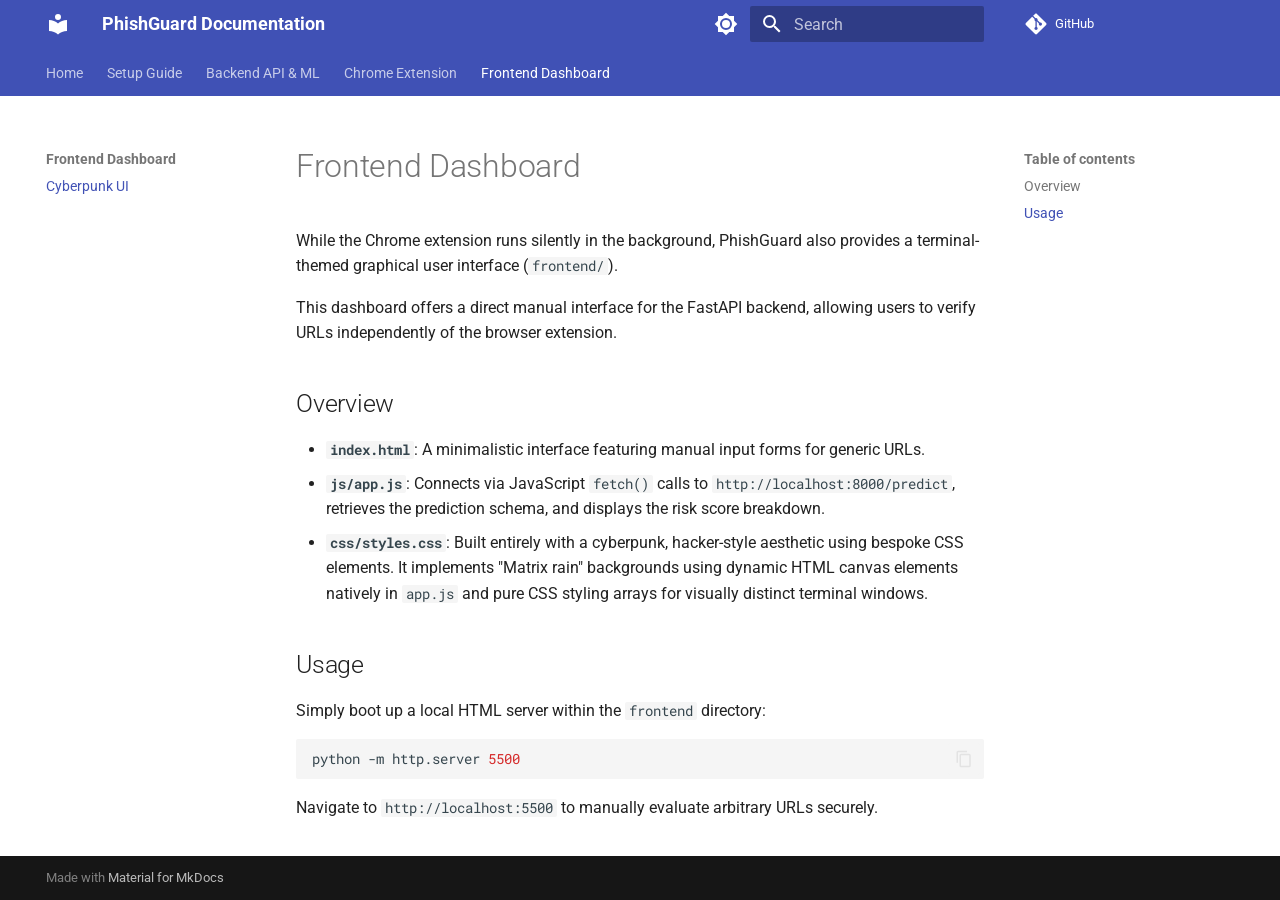
<file: site/frontend/index.html>
<!doctype html>
<html lang="en" class="no-js">
  <head>
    
      <meta charset="utf-8">
      <meta name="viewport" content="width=device-width,initial-scale=1">
      
        <meta name="description" content="Comprehensive cybersecurity system for real-time phishing detection">
      
      
        <meta name="author" content="Team Guardians">
      
      
      
        <link rel="prev" href="../extension/gmail-protection/">
      
      
      
        
      
      
      <link rel="icon" href="../assets/images/favicon.png">
      <meta name="generator" content="mkdocs-1.6.1, mkdocs-material-9.7.5">
    
    
      
        <title>Cyberpunk UI - PhishGuard Documentation</title>
      
    
    
      <link rel="stylesheet" href="../assets/stylesheets/main.484c7ddc.min.css">
      
        
        <link rel="stylesheet" href="../assets/stylesheets/palette.ab4e12ef.min.css">
      
      


    
    
      
    
    
      
        
        
        <link rel="preconnect" href="https://fonts.gstatic.com" crossorigin>
        <link rel="stylesheet" href="https://fonts.googleapis.com/css?family=Roboto:300,300i,400,400i,700,700i%7CRoboto+Mono:400,400i,700,700i&display=fallback">
        <style>:root{--md-text-font:"Roboto";--md-code-font:"Roboto Mono"}</style>
      
    
    
    <script>__md_scope=new URL("..",location),__md_hash=e=>[...e].reduce(((e,_)=>(e<<5)-e+_.charCodeAt(0)),0),__md_get=(e,_=localStorage,t=__md_scope)=>JSON.parse(_.getItem(t.pathname+"."+e)),__md_set=(e,_,t=localStorage,a=__md_scope)=>{try{t.setItem(a.pathname+"."+e,JSON.stringify(_))}catch(e){}}</script>
    
      

    
    
  </head>
  
  
    
    
      
    
    
    
    
    <body dir="ltr" data-md-color-scheme="default" data-md-color-primary="indigo" data-md-color-accent="indigo">
  
    
    <input class="md-toggle" data-md-toggle="drawer" type="checkbox" id="__drawer" autocomplete="off">
    <input class="md-toggle" data-md-toggle="search" type="checkbox" id="__search" autocomplete="off">
    <label class="md-overlay" for="__drawer"></label>
    <div data-md-component="skip">
      
        
        <a href="#frontend-dashboard" class="md-skip">
          Skip to content
        </a>
      
    </div>
    <div data-md-component="announce">
      
    </div>
    
    
      

<header class="md-header" data-md-component="header">
  <nav class="md-header__inner md-grid" aria-label="Header">
    <a href=".." title="PhishGuard Documentation" class="md-header__button md-logo" aria-label="PhishGuard Documentation" data-md-component="logo">
      
  
  <svg xmlns="http://www.w3.org/2000/svg" viewBox="0 0 24 24"><path d="M12 8a3 3 0 0 0 3-3 3 3 0 0 0-3-3 3 3 0 0 0-3 3 3 3 0 0 0 3 3m0 3.54C9.64 9.35 6.5 8 3 8v11c3.5 0 6.64 1.35 9 3.54 2.36-2.19 5.5-3.54 9-3.54V8c-3.5 0-6.64 1.35-9 3.54"/></svg>

    </a>
    <label class="md-header__button md-icon" for="__drawer">
      
      <svg xmlns="http://www.w3.org/2000/svg" viewBox="0 0 24 24"><path d="M3 6h18v2H3zm0 5h18v2H3zm0 5h18v2H3z"/></svg>
    </label>
    <div class="md-header__title" data-md-component="header-title">
      <div class="md-header__ellipsis">
        <div class="md-header__topic">
          <span class="md-ellipsis">
            PhishGuard Documentation
          </span>
        </div>
        <div class="md-header__topic" data-md-component="header-topic">
          <span class="md-ellipsis">
            
              Cyberpunk UI
            
          </span>
        </div>
      </div>
    </div>
    
      
        <form class="md-header__option" data-md-component="palette">
  
    
    
    
    <input class="md-option" data-md-color-media="(prefers-color-scheme: light)" data-md-color-scheme="default" data-md-color-primary="indigo" data-md-color-accent="indigo"  aria-label="Switch to dark mode"  type="radio" name="__palette" id="__palette_0">
    
      <label class="md-header__button md-icon" title="Switch to dark mode" for="__palette_1" hidden>
        <svg xmlns="http://www.w3.org/2000/svg" viewBox="0 0 24 24"><path d="M12 8a4 4 0 0 0-4 4 4 4 0 0 0 4 4 4 4 0 0 0 4-4 4 4 0 0 0-4-4m0 10a6 6 0 0 1-6-6 6 6 0 0 1 6-6 6 6 0 0 1 6 6 6 6 0 0 1-6 6m8-9.31V4h-4.69L12 .69 8.69 4H4v4.69L.69 12 4 15.31V20h4.69L12 23.31 15.31 20H20v-4.69L23.31 12z"/></svg>
      </label>
    
  
    
    
    
    <input class="md-option" data-md-color-media="(prefers-color-scheme: dark)" data-md-color-scheme="slate" data-md-color-primary="indigo" data-md-color-accent="indigo"  aria-label="Switch to light mode"  type="radio" name="__palette" id="__palette_1">
    
      <label class="md-header__button md-icon" title="Switch to light mode" for="__palette_0" hidden>
        <svg xmlns="http://www.w3.org/2000/svg" viewBox="0 0 24 24"><path d="M12 18c-.89 0-1.74-.2-2.5-.55C11.56 16.5 13 14.42 13 12s-1.44-4.5-3.5-5.45C10.26 6.2 11.11 6 12 6a6 6 0 0 1 6 6 6 6 0 0 1-6 6m8-9.31V4h-4.69L12 .69 8.69 4H4v4.69L.69 12 4 15.31V20h4.69L12 23.31 15.31 20H20v-4.69L23.31 12z"/></svg>
      </label>
    
  
</form>
      
    
    
      <script>var palette=__md_get("__palette");if(palette&&palette.color){if("(prefers-color-scheme)"===palette.color.media){var media=matchMedia("(prefers-color-scheme: light)"),input=document.querySelector(media.matches?"[data-md-color-media='(prefers-color-scheme: light)']":"[data-md-color-media='(prefers-color-scheme: dark)']");palette.color.media=input.getAttribute("data-md-color-media"),palette.color.scheme=input.getAttribute("data-md-color-scheme"),palette.color.primary=input.getAttribute("data-md-color-primary"),palette.color.accent=input.getAttribute("data-md-color-accent")}for(var[key,value]of Object.entries(palette.color))document.body.setAttribute("data-md-color-"+key,value)}</script>
    
    
    
      
      
        <label class="md-header__button md-icon" for="__search">
          
          <svg xmlns="http://www.w3.org/2000/svg" viewBox="0 0 24 24"><path d="M9.5 3A6.5 6.5 0 0 1 16 9.5c0 1.61-.59 3.09-1.56 4.23l.27.27h.79l5 5-1.5 1.5-5-5v-.79l-.27-.27A6.52 6.52 0 0 1 9.5 16 6.5 6.5 0 0 1 3 9.5 6.5 6.5 0 0 1 9.5 3m0 2C7 5 5 7 5 9.5S7 14 9.5 14 14 12 14 9.5 12 5 9.5 5"/></svg>
        </label>
        <div class="md-search" data-md-component="search" role="dialog">
  <label class="md-search__overlay" for="__search"></label>
  <div class="md-search__inner" role="search">
    <form class="md-search__form" name="search">
      <input type="text" class="md-search__input" name="query" aria-label="Search" placeholder="Search" autocapitalize="off" autocorrect="off" autocomplete="off" spellcheck="false" data-md-component="search-query" required>
      <label class="md-search__icon md-icon" for="__search">
        
        <svg xmlns="http://www.w3.org/2000/svg" viewBox="0 0 24 24"><path d="M9.5 3A6.5 6.5 0 0 1 16 9.5c0 1.61-.59 3.09-1.56 4.23l.27.27h.79l5 5-1.5 1.5-5-5v-.79l-.27-.27A6.52 6.52 0 0 1 9.5 16 6.5 6.5 0 0 1 3 9.5 6.5 6.5 0 0 1 9.5 3m0 2C7 5 5 7 5 9.5S7 14 9.5 14 14 12 14 9.5 12 5 9.5 5"/></svg>
        
        <svg xmlns="http://www.w3.org/2000/svg" viewBox="0 0 24 24"><path d="M20 11v2H8l5.5 5.5-1.42 1.42L4.16 12l7.92-7.92L13.5 5.5 8 11z"/></svg>
      </label>
      <nav class="md-search__options" aria-label="Search">
        
        <button type="reset" class="md-search__icon md-icon" title="Clear" aria-label="Clear" tabindex="-1">
          
          <svg xmlns="http://www.w3.org/2000/svg" viewBox="0 0 24 24"><path d="M19 6.41 17.59 5 12 10.59 6.41 5 5 6.41 10.59 12 5 17.59 6.41 19 12 13.41 17.59 19 19 17.59 13.41 12z"/></svg>
        </button>
      </nav>
      
        <div class="md-search__suggest" data-md-component="search-suggest"></div>
      
    </form>
    <div class="md-search__output">
      <div class="md-search__scrollwrap" tabindex="0" data-md-scrollfix>
        <div class="md-search-result" data-md-component="search-result">
          <div class="md-search-result__meta">
            Initializing search
          </div>
          <ol class="md-search-result__list" role="presentation"></ol>
        </div>
      </div>
    </div>
  </div>
</div>
      
    
    
      <div class="md-header__source">
        <a href="https://github.com/peter-kiilu/Guardians-phishguard" title="Go to repository" class="md-source" data-md-component="source">
  <div class="md-source__icon md-icon">
    
    <svg xmlns="http://www.w3.org/2000/svg" viewBox="0 0 448 512"><!--! Font Awesome Free 7.1.0 by @fontawesome - https://fontawesome.com License - https://fontawesome.com/license/free (Icons: CC BY 4.0, Fonts: SIL OFL 1.1, Code: MIT License) Copyright 2025 Fonticons, Inc.--><path d="M439.6 236.1 244 40.5c-5.4-5.5-12.8-8.5-20.4-8.5s-15 3-20.4 8.4L162.5 81l51.5 51.5c27.1-9.1 52.7 16.8 43.4 43.7l49.7 49.7c34.2-11.8 61.2 31 35.5 56.7-26.5 26.5-70.2-2.9-56-37.3L240.3 199v121.9c25.3 12.5 22.3 41.8 9.1 55-6.4 6.4-15.2 10.1-24.3 10.1s-17.8-3.6-24.3-10.1c-17.6-17.6-11.1-46.9 11.2-56v-123c-20.8-8.5-24.6-30.7-18.6-45L142.6 101 8.5 235.1C3 240.6 0 247.9 0 255.5s3 15 8.5 20.4l195.6 195.7c5.4 5.4 12.7 8.4 20.4 8.4s15-3 20.4-8.4l194.7-194.7c5.4-5.4 8.4-12.8 8.4-20.4s-3-15-8.4-20.4"/></svg>
  </div>
  <div class="md-source__repository">
    GitHub
  </div>
</a>
      </div>
    
  </nav>
  
</header>
    
    <div class="md-container" data-md-component="container">
      
      
        
          
            
<nav class="md-tabs" aria-label="Tabs" data-md-component="tabs">
  <div class="md-grid">
    <ul class="md-tabs__list">
      
        
  
  
  
  
    <li class="md-tabs__item">
      <a href=".." class="md-tabs__link">
        
  
  
    
  
  Home

      </a>
    </li>
  

      
        
  
  
  
  
    <li class="md-tabs__item">
      <a href="../setup/" class="md-tabs__link">
        
  
  
    
  
  Setup Guide

      </a>
    </li>
  

      
        
  
  
  
  
    
    
      <li class="md-tabs__item">
        <a href="../backend/" class="md-tabs__link">
          
  
  
  Backend API & ML

        </a>
      </li>
    
  

      
        
  
  
  
  
    
    
      <li class="md-tabs__item">
        <a href="../extension/" class="md-tabs__link">
          
  
  
  Chrome Extension

        </a>
      </li>
    
  

      
        
  
  
  
    
  
  
    
    
      <li class="md-tabs__item md-tabs__item--active">
        <a href="./" class="md-tabs__link">
          
  
  
  Frontend Dashboard

        </a>
      </li>
    
  

      
    </ul>
  </div>
</nav>
          
        
      
      <main class="md-main" data-md-component="main">
        <div class="md-main__inner md-grid">
          
            
              
              <div class="md-sidebar md-sidebar--primary" data-md-component="sidebar" data-md-type="navigation" >
                <div class="md-sidebar__scrollwrap">
                  <div class="md-sidebar__inner">
                    


  


<nav class="md-nav md-nav--primary md-nav--lifted" aria-label="Navigation" data-md-level="0">
  <label class="md-nav__title" for="__drawer">
    <a href=".." title="PhishGuard Documentation" class="md-nav__button md-logo" aria-label="PhishGuard Documentation" data-md-component="logo">
      
  
  <svg xmlns="http://www.w3.org/2000/svg" viewBox="0 0 24 24"><path d="M12 8a3 3 0 0 0 3-3 3 3 0 0 0-3-3 3 3 0 0 0-3 3 3 3 0 0 0 3 3m0 3.54C9.64 9.35 6.5 8 3 8v11c3.5 0 6.64 1.35 9 3.54 2.36-2.19 5.5-3.54 9-3.54V8c-3.5 0-6.64 1.35-9 3.54"/></svg>

    </a>
    PhishGuard Documentation
  </label>
  
    <div class="md-nav__source">
      <a href="https://github.com/peter-kiilu/Guardians-phishguard" title="Go to repository" class="md-source" data-md-component="source">
  <div class="md-source__icon md-icon">
    
    <svg xmlns="http://www.w3.org/2000/svg" viewBox="0 0 448 512"><!--! Font Awesome Free 7.1.0 by @fontawesome - https://fontawesome.com License - https://fontawesome.com/license/free (Icons: CC BY 4.0, Fonts: SIL OFL 1.1, Code: MIT License) Copyright 2025 Fonticons, Inc.--><path d="M439.6 236.1 244 40.5c-5.4-5.5-12.8-8.5-20.4-8.5s-15 3-20.4 8.4L162.5 81l51.5 51.5c27.1-9.1 52.7 16.8 43.4 43.7l49.7 49.7c34.2-11.8 61.2 31 35.5 56.7-26.5 26.5-70.2-2.9-56-37.3L240.3 199v121.9c25.3 12.5 22.3 41.8 9.1 55-6.4 6.4-15.2 10.1-24.3 10.1s-17.8-3.6-24.3-10.1c-17.6-17.6-11.1-46.9 11.2-56v-123c-20.8-8.5-24.6-30.7-18.6-45L142.6 101 8.5 235.1C3 240.6 0 247.9 0 255.5s3 15 8.5 20.4l195.6 195.7c5.4 5.4 12.7 8.4 20.4 8.4s15-3 20.4-8.4l194.7-194.7c5.4-5.4 8.4-12.8 8.4-20.4s-3-15-8.4-20.4"/></svg>
  </div>
  <div class="md-source__repository">
    GitHub
  </div>
</a>
    </div>
  
  <ul class="md-nav__list" data-md-scrollfix>
    
      
      
  
  
  
  
    <li class="md-nav__item">
      <a href=".." class="md-nav__link">
        
  
  
  <span class="md-ellipsis">
    
  
    Home
  

    
  </span>
  
  

      </a>
    </li>
  

    
      
      
  
  
  
  
    <li class="md-nav__item">
      <a href="../setup/" class="md-nav__link">
        
  
  
  <span class="md-ellipsis">
    
  
    Setup Guide
  

    
  </span>
  
  

      </a>
    </li>
  

    
      
      
  
  
  
  
    
    
    
    
      
      
        
      
    
    
    <li class="md-nav__item md-nav__item--nested">
      
        
        
        <input class="md-nav__toggle md-toggle " type="checkbox" id="__nav_3" >
        
          
          <label class="md-nav__link" for="__nav_3" id="__nav_3_label" tabindex="0">
            
  
  
  <span class="md-ellipsis">
    
  
    Backend API & ML
  

    
  </span>
  
  

            <span class="md-nav__icon md-icon"></span>
          </label>
        
        <nav class="md-nav" data-md-level="1" aria-labelledby="__nav_3_label" aria-expanded="false">
          <label class="md-nav__title" for="__nav_3">
            <span class="md-nav__icon md-icon"></span>
            
  
    Backend API & ML
  

          </label>
          <ul class="md-nav__list" data-md-scrollfix>
            
              
                
  
  
  
  
    <li class="md-nav__item">
      <a href="../backend/" class="md-nav__link">
        
  
  
  <span class="md-ellipsis">
    
  
    Overview
  

    
  </span>
  
  

      </a>
    </li>
  

              
            
              
                
  
  
  
  
    <li class="md-nav__item">
      <a href="../backend/api/" class="md-nav__link">
        
  
  
  <span class="md-ellipsis">
    
  
    API Reference
  

    
  </span>
  
  

      </a>
    </li>
  

              
            
              
                
  
  
  
  
    <li class="md-nav__item">
      <a href="../backend/ml-pipeline/" class="md-nav__link">
        
  
  
  <span class="md-ellipsis">
    
  
    ML Pipeline
  

    
  </span>
  
  

      </a>
    </li>
  

              
            
          </ul>
        </nav>
      
    </li>
  

    
      
      
  
  
  
  
    
    
    
    
      
      
        
      
    
    
    <li class="md-nav__item md-nav__item--nested">
      
        
        
        <input class="md-nav__toggle md-toggle " type="checkbox" id="__nav_4" >
        
          
          <label class="md-nav__link" for="__nav_4" id="__nav_4_label" tabindex="0">
            
  
  
  <span class="md-ellipsis">
    
  
    Chrome Extension
  

    
  </span>
  
  

            <span class="md-nav__icon md-icon"></span>
          </label>
        
        <nav class="md-nav" data-md-level="1" aria-labelledby="__nav_4_label" aria-expanded="false">
          <label class="md-nav__title" for="__nav_4">
            <span class="md-nav__icon md-icon"></span>
            
  
    Chrome Extension
  

          </label>
          <ul class="md-nav__list" data-md-scrollfix>
            
              
                
  
  
  
  
    <li class="md-nav__item">
      <a href="../extension/" class="md-nav__link">
        
  
  
  <span class="md-ellipsis">
    
  
    Overview
  

    
  </span>
  
  

      </a>
    </li>
  

              
            
              
                
  
  
  
  
    <li class="md-nav__item">
      <a href="../extension/url-protection/" class="md-nav__link">
        
  
  
  <span class="md-ellipsis">
    
  
    URL Protection
  

    
  </span>
  
  

      </a>
    </li>
  

              
            
              
                
  
  
  
  
    <li class="md-nav__item">
      <a href="../extension/gmail-protection/" class="md-nav__link">
        
  
  
  <span class="md-ellipsis">
    
  
    Gmail Protection
  

    
  </span>
  
  

      </a>
    </li>
  

              
            
          </ul>
        </nav>
      
    </li>
  

    
      
      
  
  
    
  
  
  
    
    
    
    
      
        
        
      
      
        
      
    
    
    <li class="md-nav__item md-nav__item--active md-nav__item--section md-nav__item--nested">
      
        
        
        <input class="md-nav__toggle md-toggle " type="checkbox" id="__nav_5" checked>
        
          
          <label class="md-nav__link" for="__nav_5" id="__nav_5_label" tabindex="">
            
  
  
  <span class="md-ellipsis">
    
  
    Frontend Dashboard
  

    
  </span>
  
  

            <span class="md-nav__icon md-icon"></span>
          </label>
        
        <nav class="md-nav" data-md-level="1" aria-labelledby="__nav_5_label" aria-expanded="true">
          <label class="md-nav__title" for="__nav_5">
            <span class="md-nav__icon md-icon"></span>
            
  
    Frontend Dashboard
  

          </label>
          <ul class="md-nav__list" data-md-scrollfix>
            
              
                
  
  
    
  
  
  
    <li class="md-nav__item md-nav__item--active">
      
      <input class="md-nav__toggle md-toggle" type="checkbox" id="__toc">
      
      
        
      
      
        <label class="md-nav__link md-nav__link--active" for="__toc">
          
  
  
  <span class="md-ellipsis">
    
  
    Cyberpunk UI
  

    
  </span>
  
  

          <span class="md-nav__icon md-icon"></span>
        </label>
      
      <a href="./" class="md-nav__link md-nav__link--active">
        
  
  
  <span class="md-ellipsis">
    
  
    Cyberpunk UI
  

    
  </span>
  
  

      </a>
      
        

<nav class="md-nav md-nav--secondary" aria-label="Table of contents">
  
  
  
    
  
  
    <label class="md-nav__title" for="__toc">
      <span class="md-nav__icon md-icon"></span>
      Table of contents
    </label>
    <ul class="md-nav__list" data-md-component="toc" data-md-scrollfix>
      
        <li class="md-nav__item">
  <a href="#overview" class="md-nav__link">
    <span class="md-ellipsis">
      
        Overview
      
    </span>
  </a>
  
</li>
      
        <li class="md-nav__item">
  <a href="#usage" class="md-nav__link">
    <span class="md-ellipsis">
      
        Usage
      
    </span>
  </a>
  
</li>
      
    </ul>
  
</nav>
      
    </li>
  

              
            
          </ul>
        </nav>
      
    </li>
  

    
  </ul>
</nav>
                  </div>
                </div>
              </div>
            
            
              
              <div class="md-sidebar md-sidebar--secondary" data-md-component="sidebar" data-md-type="toc" >
                <div class="md-sidebar__scrollwrap">
                  <div class="md-sidebar__inner">
                    

<nav class="md-nav md-nav--secondary" aria-label="Table of contents">
  
  
  
    
  
  
    <label class="md-nav__title" for="__toc">
      <span class="md-nav__icon md-icon"></span>
      Table of contents
    </label>
    <ul class="md-nav__list" data-md-component="toc" data-md-scrollfix>
      
        <li class="md-nav__item">
  <a href="#overview" class="md-nav__link">
    <span class="md-ellipsis">
      
        Overview
      
    </span>
  </a>
  
</li>
      
        <li class="md-nav__item">
  <a href="#usage" class="md-nav__link">
    <span class="md-ellipsis">
      
        Usage
      
    </span>
  </a>
  
</li>
      
    </ul>
  
</nav>
                  </div>
                </div>
              </div>
            
          
          
            <div class="md-content" data-md-component="content">
              
              <article class="md-content__inner md-typeset">
                
                  


  
  


<h1 id="frontend-dashboard">Frontend Dashboard</h1>
<p>While the Chrome extension runs silently in the background, PhishGuard also provides a terminal-themed graphical user interface (<code>frontend/</code>).</p>
<p>This dashboard offers a direct manual interface for the FastAPI backend, allowing users to verify URLs independently of the browser extension.</p>
<h2 id="overview">Overview</h2>
<ul>
<li><strong><code>index.html</code></strong>: A minimalistic interface featuring manual input forms for generic URLs.</li>
<li><strong><code>js/app.js</code></strong>: Connects via JavaScript <code>fetch()</code> calls to <code>http://localhost:8000/predict</code>, retrieves the prediction schema, and displays the risk score breakdown.</li>
<li><strong><code>css/styles.css</code></strong>: Built entirely with a cyberpunk, hacker-style aesthetic using bespoke CSS elements. It implements "Matrix rain" backgrounds using dynamic HTML canvas elements natively in <code>app.js</code> and pure CSS styling arrays for visually distinct terminal windows.</li>
</ul>
<h2 id="usage">Usage</h2>
<p>Simply boot up a local HTML server within the <code>frontend</code> directory:</p>
<div class="language-bash highlight"><pre><span></span><code><span id="__span-0-1"><a id="__codelineno-0-1" name="__codelineno-0-1" href="#__codelineno-0-1"></a>python<span class="w"> </span>-m<span class="w"> </span>http.server<span class="w"> </span><span class="m">5500</span>
</span></code></pre></div>
<p>Navigate to <code>http://localhost:5500</code> to manually evaluate arbitrary URLs securely.</p>












                
              </article>
            </div>
          
          
<script>var target=document.getElementById(location.hash.slice(1));target&&target.name&&(target.checked=target.name.startsWith("__tabbed_"))</script>
        </div>
        
      </main>
      
        <footer class="md-footer">
  
  <div class="md-footer-meta md-typeset">
    <div class="md-footer-meta__inner md-grid">
      <div class="md-copyright">
  
  
    Made with
    <a href="https://squidfunk.github.io/mkdocs-material/" target="_blank" rel="noopener">
      Material for MkDocs
    </a>
  
</div>
      
    </div>
  </div>
</footer>
      
    </div>
    <div class="md-dialog" data-md-component="dialog">
      <div class="md-dialog__inner md-typeset"></div>
    </div>
    
    
    
      
      
      <script id="__config" type="application/json">{"annotate": null, "base": "..", "features": ["navigation.tabs", "navigation.sections", "search.suggest", "search.highlight", "content.code.copy", "content.code.annotate"], "search": "../assets/javascripts/workers/search.2c215733.min.js", "tags": null, "translations": {"clipboard.copied": "Copied to clipboard", "clipboard.copy": "Copy to clipboard", "search.result.more.one": "1 more on this page", "search.result.more.other": "# more on this page", "search.result.none": "No matching documents", "search.result.one": "1 matching document", "search.result.other": "# matching documents", "search.result.placeholder": "Type to start searching", "search.result.term.missing": "Missing", "select.version": "Select version"}, "version": null}</script>
    
    
      <script src="../assets/javascripts/bundle.79ae519e.min.js"></script>
      
    
  </body>
</html>
</file>
<file: assets/stylesheets/main.484c7ddc.min.css>
@charset "UTF-8";html{-webkit-text-size-adjust:none;-moz-text-size-adjust:none;text-size-adjust:none;box-sizing:border-box}*,:after,:before{box-sizing:inherit}@media (prefers-reduced-motion){*,:after,:before{transition:none!important}}body{margin:0}a,button,input,label{-webkit-tap-highlight-color:transparent}a{color:inherit;text-decoration:none}hr{border:0;box-sizing:initial;display:block;height:.05rem;overflow:visible;padding:0}small{font-size:80%}sub,sup{line-height:1em}img{border-style:none}table{border-collapse:initial;border-spacing:0}td,th{font-weight:400;vertical-align:top}button{background:#0000;border:0;font-family:inherit;font-size:inherit;margin:0;padding:0}input{border:0;outline:none}:root{--md-primary-fg-color:#4051b5;--md-primary-fg-color--light:#5d6cc0;--md-primary-fg-color--dark:#303fa1;--md-primary-bg-color:#fff;--md-primary-bg-color--light:#ffffffb3;--md-accent-fg-color:#526cfe;--md-accent-fg-color--transparent:#526cfe1a;--md-accent-bg-color:#fff;--md-accent-bg-color--light:#ffffffb3}[data-md-color-scheme=default]{color-scheme:light}[data-md-color-scheme=default] img[src$="#gh-dark-mode-only"],[data-md-color-scheme=default] img[src$="#only-dark"]{display:none}:root,[data-md-color-scheme=default]{--md-hue:225deg;--md-default-fg-color:#000000de;--md-default-fg-color--light:#0000008a;--md-default-fg-color--lighter:#00000052;--md-default-fg-color--lightest:#00000012;--md-default-bg-color:#fff;--md-default-bg-color--light:#ffffffb3;--md-default-bg-color--lighter:#ffffff4d;--md-default-bg-color--lightest:#ffffff1f;--md-code-fg-color:#36464e;--md-code-bg-color:#f5f5f5;--md-code-bg-color--light:#f5f5f5b3;--md-code-bg-color--lighter:#f5f5f54d;--md-code-hl-color:#4287ff;--md-code-hl-color--light:#4287ff1a;--md-code-hl-number-color:#d52a2a;--md-code-hl-special-color:#db1457;--md-code-hl-function-color:#a846b9;--md-code-hl-constant-color:#6e59d9;--md-code-hl-keyword-color:#3f6ec6;--md-code-hl-string-color:#1c7d4d;--md-code-hl-name-color:var(--md-code-fg-color);--md-code-hl-operator-color:var(--md-default-fg-color--light);--md-code-hl-punctuation-color:var(--md-default-fg-color--light);--md-code-hl-comment-color:var(--md-default-fg-color--light);--md-code-hl-generic-color:var(--md-default-fg-color--light);--md-code-hl-variable-color:var(--md-default-fg-color--light);--md-typeset-color:var(--md-default-fg-color);--md-typeset-a-color:var(--md-primary-fg-color);--md-typeset-del-color:#f5503d26;--md-typeset-ins-color:#0bd57026;--md-typeset-kbd-color:#fafafa;--md-typeset-kbd-accent-color:#fff;--md-typeset-kbd-border-color:#b8b8b8;--md-typeset-mark-color:#ffff0080;--md-typeset-table-color:#0000001f;--md-typeset-table-color--light:rgba(0,0,0,.035);--md-admonition-fg-color:var(--md-default-fg-color);--md-admonition-bg-color:var(--md-default-bg-color);--md-warning-fg-color:#000000de;--md-warning-bg-color:#ff9;--md-footer-fg-color:#fff;--md-footer-fg-color--light:#ffffffb3;--md-footer-fg-color--lighter:#ffffff73;--md-footer-bg-color:#000000de;--md-footer-bg-color--dark:#00000052;--md-shadow-z1:0 0.2rem 0.5rem #0000000d,0 0 0.05rem #0000001a;--md-shadow-z2:0 0.2rem 0.5rem #0000001a,0 0 0.05rem #00000040;--md-shadow-z3:0 0.2rem 0.5rem #0003,0 0 0.05rem #00000059}.md-icon svg{fill:currentcolor;display:block;height:1.2rem;width:1.2rem}body{-webkit-font-smoothing:antialiased;-moz-osx-font-smoothing:grayscale;--md-text-font-family:var(--md-text-font,_),-apple-system,BlinkMacSystemFont,Helvetica,Arial,sans-serif;--md-code-font-family:var(--md-code-font,_),SFMono-Regular,Consolas,Menlo,monospace}aside,body,input{font-feature-settings:"kern","liga";color:var(--md-typeset-color);font-family:var(--md-text-font-family)}code,kbd,pre{font-feature-settings:"kern";font-family:var(--md-code-font-family)}:root{--md-typeset-table-sort-icon:url('data:image/svg+xml;charset=utf-8,<svg xmlns="http://www.w3.org/2000/svg" viewBox="0 0 24 24"><path d="m18 21-4-4h3V7h-3l4-4 4 4h-3v10h3M2 19v-2h10v2M2 13v-2h7v2M2 7V5h4v2z"/></svg>');--md-typeset-table-sort-icon--asc:url('data:image/svg+xml;charset=utf-8,<svg xmlns="http://www.w3.org/2000/svg" viewBox="0 0 24 24"><path d="M19 17h3l-4 4-4-4h3V3h2M2 17h10v2H2M6 5v2H2V5m0 6h7v2H2z"/></svg>');--md-typeset-table-sort-icon--desc:url('data:image/svg+xml;charset=utf-8,<svg xmlns="http://www.w3.org/2000/svg" viewBox="0 0 24 24"><path d="M19 7h3l-4-4-4 4h3v14h2M2 17h10v2H2M6 5v2H2V5m0 6h7v2H2z"/></svg>')}.md-typeset{-webkit-print-color-adjust:exact;color-adjust:exact;font-size:.8rem;line-height:1.6;overflow-wrap:break-word}@media print{.md-typeset{font-size:.68rem}}.md-typeset blockquote,.md-typeset dl,.md-typeset figure,.md-typeset ol,.md-typeset pre,.md-typeset ul{margin-bottom:1em;margin-top:1em}.md-typeset h1{color:var(--md-default-fg-color--light);font-size:2em;line-height:1.3;margin:0 0 1.25em}.md-typeset h1,.md-typeset h2{font-weight:300;letter-spacing:-.01em}.md-typeset h2{font-size:1.5625em;line-height:1.4;margin:1.6em 0 .64em}.md-typeset h3{font-size:1.25em;font-weight:400;letter-spacing:-.01em;line-height:1.5;margin:1.6em 0 .8em}.md-typeset h2+h3{margin-top:.8em}.md-typeset h4{font-weight:700;letter-spacing:-.01em;margin:1em 0}.md-typeset h5,.md-typeset h6{color:var(--md-default-fg-color--light);font-size:.8em;font-weight:700;letter-spacing:-.01em;margin:1.25em 0}.md-typeset h5{text-transform:uppercase}.md-typeset h5 code{text-transform:none}.md-typeset hr{border-bottom:.05rem solid var(--md-default-fg-color--lightest);display:flow-root;margin:1.5em 0}.md-typeset a{color:var(--md-typeset-a-color);word-break:break-word}.md-typeset a,.md-typeset a:before{transition:color 125ms}.md-typeset a:focus,.md-typeset a:hover{color:var(--md-accent-fg-color)}.md-typeset a:focus code,.md-typeset a:hover code{background-color:var(--md-accent-fg-color--transparent);color:var(--md-accent-fg-color)}.md-typeset a code{color:var(--md-typeset-a-color)}.md-typeset a.focus-visible{outline-color:var(--md-accent-fg-color);outline-offset:.2rem}.md-typeset code,.md-typeset kbd,.md-typeset pre{color:var(--md-code-fg-color);direction:ltr;font-variant-ligatures:none;transition:background-color 125ms}@media print{.md-typeset code,.md-typeset kbd,.md-typeset pre{white-space:pre-wrap}}.md-typeset code{background-color:var(--md-code-bg-color);border-radius:.1rem;-webkit-box-decoration-break:clone;box-decoration-break:clone;font-size:.85em;padding:0 .2941176471em;transition:color 125ms,background-color 125ms;word-break:break-word}.md-typeset code:not(.focus-visible){-webkit-tap-highlight-color:transparent;outline:none}.md-typeset pre{display:flow-root;line-height:1.4;position:relative}.md-typeset pre>code{-webkit-box-decoration-break:slice;box-decoration-break:slice;box-shadow:none;display:block;margin:0;outline-color:var(--md-accent-fg-color);overflow:auto;padding:.7720588235em 1.1764705882em;scrollbar-color:var(--md-default-fg-color--lighter) #0000;scrollbar-width:thin;touch-action:auto;word-break:normal}.md-typeset pre>code:hover{scrollbar-color:var(--md-accent-fg-color) #0000}.md-typeset pre>code::-webkit-scrollbar{height:.2rem;width:.2rem}.md-typeset pre>code::-webkit-scrollbar-thumb{background-color:var(--md-default-fg-color--lighter)}.md-typeset pre>code::-webkit-scrollbar-thumb:hover{background-color:var(--md-accent-fg-color)}.md-typeset kbd{background-color:var(--md-typeset-kbd-color);border-radius:.1rem;box-shadow:0 .1rem 0 .05rem var(--md-typeset-kbd-border-color),0 .1rem 0 var(--md-typeset-kbd-border-color),0 -.1rem .2rem var(--md-typeset-kbd-accent-color) inset;color:var(--md-default-fg-color);display:inline-block;font-size:.75em;padding:0 .6666666667em;vertical-align:text-top;word-break:break-word}.md-typeset mark{background-color:var(--md-typeset-mark-color);-webkit-box-decoration-break:clone;box-decoration-break:clone;color:inherit;word-break:break-word}.md-typeset abbr{cursor:help;text-decoration:none}.md-typeset [data-preview],.md-typeset abbr{border-bottom:.05rem dotted var(--md-default-fg-color--light)}.md-typeset small{opacity:.75}[dir=ltr] .md-typeset sub,[dir=ltr] .md-typeset sup{margin-left:.078125em}[dir=rtl] .md-typeset sub,[dir=rtl] .md-typeset sup{margin-right:.078125em}[dir=ltr] .md-typeset blockquote{padding-left:.6rem}[dir=rtl] .md-typeset blockquote{padding-right:.6rem}[dir=ltr] .md-typeset blockquote{border-left:.2rem solid var(--md-default-fg-color--lighter)}[dir=rtl] .md-typeset blockquote{border-right:.2rem solid var(--md-default-fg-color--lighter)}.md-typeset blockquote{color:var(--md-default-fg-color--light);margin-left:0;margin-right:0}.md-typeset ul{list-style-type:disc}.md-typeset ul[type]{list-style-type:revert-layer}[dir=ltr] .md-typeset ol,[dir=ltr] .md-typeset ul{margin-left:.625em}[dir=rtl] .md-typeset ol,[dir=rtl] .md-typeset ul{margin-right:.625em}.md-typeset ol,.md-typeset ul{padding:0}.md-typeset ol:not([hidden]),.md-typeset ul:not([hidden]){display:flow-root}.md-typeset ol ol,.md-typeset ul ol{list-style-type:lower-alpha}.md-typeset ol ol ol,.md-typeset ul ol ol{list-style-type:lower-roman}.md-typeset ol ol ol ol,.md-typeset ul ol ol ol{list-style-type:upper-alpha}.md-typeset ol ol ol ol ol,.md-typeset ul ol ol ol ol{list-style-type:upper-roman}.md-typeset ol[type],.md-typeset ul[type]{list-style-type:revert-layer}[dir=ltr] .md-typeset ol li,[dir=ltr] .md-typeset ul li{margin-left:1.25em}[dir=rtl] .md-typeset ol li,[dir=rtl] .md-typeset ul li{margin-right:1.25em}.md-typeset ol li,.md-typeset ul li{margin-bottom:.5em}.md-typeset ol li blockquote,.md-typeset ol li p,.md-typeset ul li blockquote,.md-typeset ul li p{margin:.5em 0}.md-typeset ol li:last-child,.md-typeset ul li:last-child{margin-bottom:0}[dir=ltr] .md-typeset ol li ol,[dir=ltr] .md-typeset ol li ul,[dir=ltr] .md-typeset ul li ol,[dir=ltr] .md-typeset ul li ul{margin-left:.625em}[dir=rtl] .md-typeset ol li ol,[dir=rtl] .md-typeset ol li ul,[dir=rtl] .md-typeset ul li ol,[dir=rtl] .md-typeset ul li ul{margin-right:.625em}.md-typeset ol li ol,.md-typeset ol li ul,.md-typeset ul li ol,.md-typeset ul li ul{margin-bottom:.5em;margin-top:.5em}[dir=ltr] .md-typeset dd{margin-left:1.875em}[dir=rtl] .md-typeset dd{margin-right:1.875em}.md-typeset dd{margin-bottom:1.5em;margin-top:1em}.md-typeset img,.md-typeset svg,.md-typeset video{height:auto;max-width:100%}.md-typeset img[align=left]{margin:1em 1em 1em 0}.md-typeset img[align=right]{margin:1em 0 1em 1em}.md-typeset img[align]:only-child{margin-top:0}.md-typeset figure{display:flow-root;margin:1em auto;max-width:100%;text-align:center;width:fit-content}.md-typeset figure img{display:block;margin:0 auto}.md-typeset figcaption{font-style:italic;margin:1em auto;max-width:24rem}.md-typeset iframe{max-width:100%}.md-typeset table:not([class]){background-color:var(--md-default-bg-color);border:.05rem solid var(--md-typeset-table-color);border-radius:.1rem;display:inline-block;font-size:.64rem;max-width:100%;overflow:auto;touch-action:auto}@media print{.md-typeset table:not([class]){display:table}}.md-typeset table:not([class])+*{margin-top:1.5em}.md-typeset table:not([class]) td>:first-child,.md-typeset table:not([class]) th>:first-child{margin-top:0}.md-typeset table:not([class]) td>:last-child,.md-typeset table:not([class]) th>:last-child{margin-bottom:0}.md-typeset table:not([class]) td:not([align]),.md-typeset table:not([class]) th:not([align]){text-align:left}[dir=rtl] .md-typeset table:not([class]) td:not([align]),[dir=rtl] .md-typeset table:not([class]) th:not([align]){text-align:right}.md-typeset table:not([class]) th{font-weight:700;min-width:5rem;padding:.9375em 1.25em;vertical-align:top}.md-typeset table:not([class]) td{border-top:.05rem solid var(--md-typeset-table-color);padding:.9375em 1.25em;vertical-align:top}.md-typeset table:not([class]) tbody tr{transition:background-color 125ms}.md-typeset table:not([class]) tbody tr:hover{background-color:var(--md-typeset-table-color--light);box-shadow:0 .05rem 0 var(--md-default-bg-color) inset}.md-typeset table:not([class]) a{word-break:normal}.md-typeset table th[role=columnheader]{cursor:pointer}[dir=ltr] .md-typeset table th[role=columnheader]:after{margin-left:.5em}[dir=rtl] .md-typeset table th[role=columnheader]:after{margin-right:.5em}.md-typeset table th[role=columnheader]:after{content:"";display:inline-block;height:1.2em;-webkit-mask-image:var(--md-typeset-table-sort-icon);mask-image:var(--md-typeset-table-sort-icon);-webkit-mask-repeat:no-repeat;mask-repeat:no-repeat;-webkit-mask-size:contain;mask-size:contain;transition:background-color 125ms;vertical-align:text-bottom;width:1.2em}.md-typeset table th[role=columnheader]:hover:after{background-color:var(--md-default-fg-color--lighter)}.md-typeset table th[role=columnheader][aria-sort=ascending]:after{background-color:var(--md-default-fg-color--light);-webkit-mask-image:var(--md-typeset-table-sort-icon--asc);mask-image:var(--md-typeset-table-sort-icon--asc)}.md-typeset table th[role=columnheader][aria-sort=descending]:after{background-color:var(--md-default-fg-color--light);-webkit-mask-image:var(--md-typeset-table-sort-icon--desc);mask-image:var(--md-typeset-table-sort-icon--desc)}.md-typeset__scrollwrap{margin:1em -.8rem;overflow-x:auto;touch-action:auto}.md-typeset__table{display:inline-block;margin-bottom:.5em;padding:0 .8rem}@media print{.md-typeset__table{display:block}}html .md-typeset__table table{display:table;margin:0;overflow:hidden;width:100%}@media screen and (max-width:44.984375em){.md-content__inner>pre{margin:1em -.8rem}.md-content__inner>pre code{border-radius:0}}.md-typeset .md-author{border-radius:100%;display:block;flex-shrink:0;height:1.6rem;overflow:hidden;position:relative;transition:color 125ms,transform 125ms;width:1.6rem}.md-typeset .md-author img{display:block}.md-typeset .md-author--more{background:var(--md-default-fg-color--lightest);color:var(--md-default-fg-color--lighter);font-size:.6rem;font-weight:700;line-height:1.6rem;text-align:center}.md-typeset .md-author--long{height:2.4rem;width:2.4rem}.md-typeset a.md-author{transform:scale(1)}.md-typeset a.md-author img{border-radius:100%;filter:grayscale(100%) opacity(75%);transition:filter 125ms}.md-typeset a.md-author:focus,.md-typeset a.md-author:hover{transform:scale(1.1);z-index:1}.md-typeset a.md-author:focus img,.md-typeset a.md-author:hover img{filter:grayscale(0)}.md-banner{background-color:var(--md-footer-bg-color);color:var(--md-footer-fg-color);overflow:auto}@media print{.md-banner{display:none}}.md-banner--warning{background-color:var(--md-warning-bg-color);color:var(--md-warning-fg-color)}.md-banner__inner{font-size:.7rem;margin:.6rem auto;padding:0 .8rem}[dir=ltr] .md-banner__button{float:right}[dir=rtl] .md-banner__button{float:left}.md-banner__button{color:inherit;cursor:pointer;transition:opacity .25s}.no-js .md-banner__button{display:none}.md-banner__button:hover{opacity:.7}html{font-size:125%;height:100%;overflow-x:hidden}@media screen and (min-width:100em){html{font-size:137.5%}}@media screen and (min-width:125em){html{font-size:150%}}body{background-color:var(--md-default-bg-color);display:flex;flex-direction:column;font-size:.5rem;min-height:100%;position:relative;width:100%}@media print{body{display:block}}@media screen and (max-width:59.984375em){body[data-md-scrolllock]{position:fixed}}.md-grid{margin-left:auto;margin-right:auto;max-width:61rem}.md-container{display:flex;flex-direction:column;flex-grow:1}@media print{.md-container{display:block}}.md-main{flex-grow:1}.md-main__inner{display:flex;height:100%;margin-top:1.5rem}.md-ellipsis{overflow:hidden;text-overflow:ellipsis}.md-toggle{display:none}.md-option{height:0;opacity:0;position:absolute;width:0}.md-option:checked+label:not([hidden]){display:block}.md-option.focus-visible+label{outline-color:var(--md-accent-fg-color);outline-style:auto}.md-skip{background-color:var(--md-default-fg-color);border-radius:.1rem;color:var(--md-default-bg-color);font-size:.64rem;margin:.5rem;opacity:0;outline-color:var(--md-accent-fg-color);padding:.3rem .5rem;position:fixed;transform:translateY(.4rem);z-index:-1}.md-skip:focus{opacity:1;transform:translateY(0);transition:transform .25s cubic-bezier(.4,0,.2,1),opacity 175ms 75ms;z-index:10}@page{margin:25mm}:root{--md-clipboard-icon:url('data:image/svg+xml;charset=utf-8,<svg xmlns="http://www.w3.org/2000/svg" viewBox="0 0 24 24"><path d="M19 21H8V7h11m0-2H8a2 2 0 0 0-2 2v14a2 2 0 0 0 2 2h11a2 2 0 0 0 2-2V7a2 2 0 0 0-2-2m-3-4H4a2 2 0 0 0-2 2v14h2V3h12z"/></svg>')}.md-clipboard{border-radius:.1rem;color:var(--md-default-fg-color--lightest);cursor:pointer;height:1.5em;outline-color:var(--md-accent-fg-color);outline-offset:.1rem;transition:color .25s;width:1.5em;z-index:1}@media print{.md-clipboard{display:none}}.md-clipboard:not(.focus-visible){-webkit-tap-highlight-color:transparent;outline:none}:hover>.md-clipboard{color:var(--md-default-fg-color--light)}.md-clipboard:focus,.md-clipboard:hover{color:var(--md-accent-fg-color)}.md-clipboard:after{background-color:currentcolor;content:"";display:block;height:1.125em;margin:0 auto;-webkit-mask-image:var(--md-clipboard-icon);mask-image:var(--md-clipboard-icon);-webkit-mask-position:center;mask-position:center;-webkit-mask-repeat:no-repeat;mask-repeat:no-repeat;-webkit-mask-size:contain;mask-size:contain;width:1.125em}.md-clipboard--inline{cursor:pointer}.md-clipboard--inline code{transition:color .25s,background-color .25s}.md-clipboard--inline:focus code,.md-clipboard--inline:hover code{background-color:var(--md-accent-fg-color--transparent);color:var(--md-accent-fg-color)}:root{--md-code-select-icon:url('data:image/svg+xml;charset=utf-8,<svg xmlns="http://www.w3.org/2000/svg" viewBox="0 0 24 24"><path d="M19 19h-4v2h4c1.1 0 2-.9 2-2v-4h-2m0-12h-4v2h4v4h2V5c0-1.1-.9-2-2-2M5 5h4V3H5c-1.1 0-2 .9-2 2v4h2m0 6H3v4c0 1.1.9 2 2 2h4v-2H5zm2-4h2v2H7zm4 0h2v2h-2zm4 0h2v2h-2zM7 7h2v2H7zm4 0h2v2h-2zm4 0h2v2h-2zm-8 8h2v2H7zm4 0h2v2h-2zm4 0h2v2h-2z"/></svg>');--md-code-copy-icon:url('data:image/svg+xml;charset=utf-8,<svg xmlns="http://www.w3.org/2000/svg" viewBox="0 0 24 24"><path d="M19 21H8V7h11m0-2H8a2 2 0 0 0-2 2v14a2 2 0 0 0 2 2h11a2 2 0 0 0 2-2V7a2 2 0 0 0-2-2m-3-4H4a2 2 0 0 0-2 2v14h2V3h12z"/></svg>')}.md-typeset .md-code__content{display:grid}.md-code__nav{background-color:var(--md-code-bg-color--lighter);border-radius:.1rem;display:flex;gap:.2rem;padding:.2rem;position:absolute;right:.25em;top:.25em;transition:background-color .25s;z-index:1}:hover>.md-code__nav{background-color:var(--md-code-bg-color--light)}.md-code__button{color:var(--md-default-fg-color--lightest);cursor:pointer;display:block;height:1.5em;outline-color:var(--md-accent-fg-color);outline-offset:.1rem;transition:color .25s;width:1.5em}:hover>*>.md-code__button{color:var(--md-default-fg-color--light)}.md-code__button.focus-visible,.md-code__button:hover{color:var(--md-accent-fg-color)}.md-code__button--active{color:var(--md-default-fg-color)!important}.md-code__button:after{background-color:currentcolor;content:"";display:block;height:1.125em;margin:0 auto;-webkit-mask-position:center;mask-position:center;-webkit-mask-repeat:no-repeat;mask-repeat:no-repeat;-webkit-mask-size:contain;mask-size:contain;width:1.125em}.md-code__button[data-md-type=select]:after{-webkit-mask-image:var(--md-code-select-icon);mask-image:var(--md-code-select-icon)}.md-code__button[data-md-type=copy]:after{-webkit-mask-image:var(--md-code-copy-icon);mask-image:var(--md-code-copy-icon)}@keyframes consent{0%{opacity:0;transform:translateY(100%)}to{opacity:1;transform:translateY(0)}}@keyframes overlay{0%{opacity:0}to{opacity:1}}.md-consent__overlay{animation:overlay .25s both;-webkit-backdrop-filter:blur(.1rem);backdrop-filter:blur(.1rem);background-color:#0000008a;height:100%;opacity:1;position:fixed;top:0;width:100%;z-index:5}.md-consent__inner{animation:consent .5s cubic-bezier(.1,.7,.1,1) both;background-color:var(--md-default-bg-color);border:0;border-radius:.1rem;bottom:0;box-shadow:0 0 .2rem #0000001a,0 .2rem .4rem #0003;max-height:100%;overflow:auto;padding:0;position:fixed;width:100%;z-index:5}.md-consent__form{padding:.8rem}.md-consent__settings{display:none;margin:1em 0}input:checked+.md-consent__settings{display:block}.md-consent__controls{margin-bottom:.8rem}.md-typeset .md-consent__controls .md-button{display:inline}@media screen and (max-width:44.984375em){.md-typeset .md-consent__controls .md-button{display:block;margin-top:.4rem;text-align:center;width:100%}}.md-consent label{cursor:pointer}.md-content{flex-grow:1;min-width:0}.md-content__inner{margin:0 .8rem 1.2rem;padding-top:.6rem}@media screen and (min-width:76.25em){[dir=ltr] .md-sidebar--primary:not([hidden])~.md-content>.md-content__inner{margin-left:1.2rem}[dir=ltr] .md-sidebar--secondary:not([hidden])~.md-content>.md-content__inner,[dir=rtl] .md-sidebar--primary:not([hidden])~.md-content>.md-content__inner{margin-right:1.2rem}[dir=rtl] .md-sidebar--secondary:not([hidden])~.md-content>.md-content__inner{margin-left:1.2rem}}.md-content__inner:before{content:"";display:block;height:.4rem}.md-content__inner>:last-child{margin-bottom:0}[dir=ltr] .md-content__button{float:right}[dir=rtl] .md-content__button{float:left}[dir=ltr] .md-content__button{margin-left:.4rem}[dir=rtl] .md-content__button{margin-right:.4rem}.md-content__button{margin:.4rem 0;padding:0}@media print{.md-content__button{display:none}}.md-typeset .md-content__button{color:var(--md-default-fg-color--lighter)}.md-content__button svg{display:inline;vertical-align:top}[dir=rtl] .md-content__button svg{transform:scaleX(-1)}[dir=ltr] .md-dialog{right:.8rem}[dir=rtl] .md-dialog{left:.8rem}.md-dialog{background-color:var(--md-default-fg-color);border-radius:.1rem;bottom:.8rem;box-shadow:var(--md-shadow-z3);min-width:11.1rem;opacity:0;padding:.4rem .6rem;pointer-events:none;position:fixed;transform:translateY(100%);transition:transform 0ms .4s,opacity .4s;z-index:4}@media print{.md-dialog{display:none}}.md-dialog--active{opacity:1;pointer-events:auto;transform:translateY(0);transition:transform .4s cubic-bezier(.075,.85,.175,1),opacity .4s}.md-dialog__inner{color:var(--md-default-bg-color);font-size:.7rem}.md-feedback{margin:2em 0 1em;text-align:center}.md-feedback fieldset{border:none;margin:0;padding:0}.md-feedback__title{font-weight:700;margin:1em auto}.md-feedback__inner{position:relative}.md-feedback__list{display:flex;flex-wrap:wrap;place-content:baseline center;position:relative}.md-feedback__list:hover .md-icon:not(:disabled){color:var(--md-default-fg-color--lighter)}:disabled .md-feedback__list{min-height:1.8rem}.md-feedback__icon{color:var(--md-default-fg-color--light);cursor:pointer;flex-shrink:0;margin:0 .1rem;transition:color 125ms}.md-feedback__icon:not(:disabled).md-icon:hover{color:var(--md-accent-fg-color)}.md-feedback__icon:disabled{color:var(--md-default-fg-color--lightest);pointer-events:none}.md-feedback__note{opacity:0;position:relative;transform:translateY(.4rem);transition:transform .4s cubic-bezier(.1,.7,.1,1),opacity .15s}.md-feedback__note>*{margin:0 auto;max-width:16rem}:disabled .md-feedback__note{opacity:1;transform:translateY(0)}@media print{.md-feedback{display:none}}.md-footer{background-color:var(--md-footer-bg-color);color:var(--md-footer-fg-color)}@media print{.md-footer{display:none}}.md-footer__inner{justify-content:space-between;overflow:auto;padding:.2rem}.md-footer__inner:not([hidden]){display:flex}.md-footer__link{align-items:end;display:flex;flex-grow:0.01;margin-bottom:.4rem;margin-top:1rem;max-width:100%;outline-color:var(--md-accent-fg-color);overflow:hidden;transition:opacity .25s}.md-footer__link:focus,.md-footer__link:hover{opacity:.7}[dir=rtl] .md-footer__link svg{transform:scaleX(-1)}@media screen and (max-width:44.984375em){.md-footer__link--prev{flex-shrink:0}.md-footer__link--prev .md-footer__title{display:none}}[dir=ltr] .md-footer__link--next{margin-left:auto}[dir=rtl] .md-footer__link--next{margin-right:auto}.md-footer__link--next{text-align:right}[dir=rtl] .md-footer__link--next{text-align:left}.md-footer__title{flex-grow:1;font-size:.9rem;margin-bottom:.7rem;max-width:calc(100% - 2.4rem);padding:0 1rem;white-space:nowrap}.md-footer__button{margin:.2rem;padding:.4rem}.md-footer__direction{font-size:.64rem;opacity:.7}.md-footer-meta{background-color:var(--md-footer-bg-color--dark)}.md-footer-meta__inner{display:flex;flex-wrap:wrap;justify-content:space-between;padding:.2rem}html .md-footer-meta.md-typeset a{color:var(--md-footer-fg-color--light)}html .md-footer-meta.md-typeset a:focus,html .md-footer-meta.md-typeset a:hover{color:var(--md-footer-fg-color)}.md-copyright{color:var(--md-footer-fg-color--lighter);font-size:.64rem;margin:auto .6rem;padding:.4rem 0;width:100%}@media screen and (min-width:45em){.md-copyright{width:auto}}.md-copyright__highlight{color:var(--md-footer-fg-color--light)}.md-social{display:inline-flex;gap:.2rem;margin:0 .4rem;padding:.2rem 0 .6rem}@media screen and (min-width:45em){.md-social{padding:.6rem 0}}.md-social__link{display:inline-block;height:1.6rem;text-align:center;width:1.6rem}.md-social__link:before{line-height:1.9}.md-social__link svg{fill:currentcolor;max-height:.8rem;vertical-align:-25%}.md-typeset .md-button{border:.1rem solid;border-radius:.1rem;color:var(--md-primary-fg-color);cursor:pointer;display:inline-block;font-weight:700;padding:.625em 2em;transition:color 125ms,background-color 125ms,border-color 125ms}.md-typeset .md-button--primary{background-color:var(--md-primary-fg-color);border-color:var(--md-primary-fg-color);color:var(--md-primary-bg-color)}.md-typeset .md-button:focus,.md-typeset .md-button:hover{background-color:var(--md-accent-fg-color);border-color:var(--md-accent-fg-color);color:var(--md-accent-bg-color)}[dir=ltr] .md-typeset .md-input{border-top-left-radius:.1rem}[dir=ltr] .md-typeset .md-input,[dir=rtl] .md-typeset .md-input{border-top-right-radius:.1rem}[dir=rtl] .md-typeset .md-input{border-top-left-radius:.1rem}.md-typeset .md-input{border-bottom:.1rem solid var(--md-default-fg-color--lighter);box-shadow:var(--md-shadow-z1);font-size:.8rem;height:1.8rem;padding:0 .6rem;transition:border .25s,box-shadow .25s}.md-typeset .md-input:focus,.md-typeset .md-input:hover{border-bottom-color:var(--md-accent-fg-color);box-shadow:var(--md-shadow-z2)}.md-typeset .md-input--stretch{width:100%}.md-header{background-color:var(--md-primary-fg-color);box-shadow:0 0 .2rem #0000,0 .2rem .4rem #0000;color:var(--md-primary-bg-color);display:block;left:0;position:sticky;right:0;top:0;z-index:4}@media print{.md-header{display:none}}.md-header[hidden]{transform:translateY(-100%);transition:transform .25s cubic-bezier(.8,0,.6,1),box-shadow .25s}.md-header--shadow{box-shadow:0 0 .2rem #0000001a,0 .2rem .4rem #0003;transition:transform .25s cubic-bezier(.1,.7,.1,1),box-shadow .25s}.md-header__inner{align-items:center;display:flex;padding:0 .2rem}.md-header__button{color:currentcolor;cursor:pointer;margin:.2rem;outline-color:var(--md-accent-fg-color);padding:.4rem;position:relative;transition:opacity .25s;vertical-align:middle;z-index:1}.md-header__button:hover{opacity:.7}.md-header__button:not([hidden]){display:inline-block}.md-header__button:not(.focus-visible){-webkit-tap-highlight-color:transparent;outline:none}.md-header__button.md-logo{margin:.2rem;padding:.4rem}@media screen and (max-width:76.234375em){.md-header__button.md-logo{display:none}}.md-header__button.md-logo img,.md-header__button.md-logo svg{fill:currentcolor;display:block;height:1.2rem;width:auto}@media screen and (min-width:60em){.md-header__button[for=__search]{display:none}}.no-js .md-header__button[for=__search]{display:none}[dir=rtl] .md-header__button[for=__search] svg{transform:scaleX(-1)}@media screen and (min-width:76.25em){.md-header__button[for=__drawer]{display:none}}.md-header__topic{display:flex;max-width:100%;position:absolute;transition:transform .4s cubic-bezier(.1,.7,.1,1),opacity .15s;white-space:nowrap}.md-header__topic+.md-header__topic{opacity:0;pointer-events:none;transform:translateX(1.25rem);transition:transform .4s cubic-bezier(1,.7,.1,.1),opacity .15s;z-index:-1}[dir=rtl] .md-header__topic+.md-header__topic{transform:translateX(-1.25rem)}.md-header__topic:first-child{font-weight:700}[dir=ltr] .md-header__title{margin-left:1rem;margin-right:.4rem}[dir=rtl] .md-header__title{margin-left:.4rem;margin-right:1rem}.md-header__title{flex-grow:1;font-size:.9rem;height:2.4rem;line-height:2.4rem}.md-header__title--active .md-header__topic{opacity:0;pointer-events:none;transform:translateX(-1.25rem);transition:transform .4s cubic-bezier(1,.7,.1,.1),opacity .15s;z-index:-1}[dir=rtl] .md-header__title--active .md-header__topic{transform:translateX(1.25rem)}.md-header__title--active .md-header__topic+.md-header__topic{opacity:1;pointer-events:auto;transform:translateX(0);transition:transform .4s cubic-bezier(.1,.7,.1,1),opacity .15s;z-index:0}.md-header__title>.md-header__ellipsis{height:100%;position:relative;width:100%}.md-header__option{display:flex;flex-shrink:0;max-width:100%;transition:max-width 0ms .25s,opacity .25s .25s;white-space:nowrap}[data-md-toggle=search]:checked~.md-header .md-header__option{max-width:0;opacity:0;transition:max-width 0ms,opacity 0ms}.md-header__option>input{bottom:0}.md-header__source{display:none}@media screen and (min-width:60em){[dir=ltr] .md-header__source{margin-left:1rem}[dir=rtl] .md-header__source{margin-right:1rem}.md-header__source{display:block;max-width:11.7rem;width:11.7rem}}@media screen and (min-width:76.25em){[dir=ltr] .md-header__source{margin-left:1.4rem}[dir=rtl] .md-header__source{margin-right:1.4rem}}.md-meta{color:var(--md-default-fg-color--light);font-size:.7rem;line-height:1.3}.md-meta__list{display:inline-flex;flex-wrap:wrap;list-style:none;margin:0;padding:0}.md-meta__item:not(:last-child):after{content:"·";margin-left:.2rem;margin-right:.2rem}.md-meta__link{color:var(--md-typeset-a-color)}.md-meta__link:focus,.md-meta__link:hover{color:var(--md-accent-fg-color)}.md-draft{background-color:#ff1744;border-radius:.125em;color:#fff;display:inline-block;font-weight:700;padding-left:.5714285714em;padding-right:.5714285714em}:root{--md-nav-icon--prev:url('data:image/svg+xml;charset=utf-8,<svg xmlns="http://www.w3.org/2000/svg" viewBox="0 0 24 24"><path d="M20 11v2H8l5.5 5.5-1.42 1.42L4.16 12l7.92-7.92L13.5 5.5 8 11z"/></svg>');--md-nav-icon--next:url('data:image/svg+xml;charset=utf-8,<svg xmlns="http://www.w3.org/2000/svg" viewBox="0 0 24 24"><path d="M8.59 16.58 13.17 12 8.59 7.41 10 6l6 6-6 6z"/></svg>');--md-toc-icon:url('data:image/svg+xml;charset=utf-8,<svg xmlns="http://www.w3.org/2000/svg" viewBox="0 0 24 24"><path d="M3 9h14V7H3zm0 4h14v-2H3zm0 4h14v-2H3zm16 0h2v-2h-2zm0-10v2h2V7zm0 6h2v-2h-2z"/></svg>')}.md-nav{font-size:.7rem;line-height:1.3}.md-nav__title{color:var(--md-default-fg-color--light);display:block;font-weight:700;overflow:hidden;padding:0 .6rem;text-overflow:ellipsis}.md-nav__title .md-nav__button{display:none}.md-nav__title .md-nav__button img{height:100%;width:auto}.md-nav__title .md-nav__button.md-logo img,.md-nav__title .md-nav__button.md-logo svg{fill:currentcolor;display:block;height:2.4rem;max-width:100%;object-fit:contain;width:auto}.md-nav__list{list-style:none;margin:0;padding:0}.md-nav__link{align-items:flex-start;display:flex;gap:.4rem;margin-top:.625em;scroll-snap-align:start;transition:color 125ms}.md-nav__link--passed,.md-nav__link--passed code{color:var(--md-default-fg-color--light)}.md-nav__item .md-nav__link--active,.md-nav__item .md-nav__link--active code{color:var(--md-typeset-a-color)}.md-nav__link .md-ellipsis{position:relative}.md-nav__link .md-ellipsis code{word-break:normal}[dir=ltr] .md-nav__link .md-icon:last-child{margin-left:auto}[dir=rtl] .md-nav__link .md-icon:last-child{margin-right:auto}.md-nav__link .md-typeset{font-size:.7rem;line-height:1.3}.md-nav__link svg{fill:currentcolor;flex-shrink:0;height:1.3em;position:relative}.md-nav__link[for]:focus,.md-nav__link[for]:hover,.md-nav__link[href]:focus,.md-nav__link[href]:hover{color:var(--md-accent-fg-color);cursor:pointer}.md-nav__link[for]:focus code,.md-nav__link[for]:hover code,.md-nav__link[href]:focus code,.md-nav__link[href]:hover code{background-color:var(--md-accent-fg-color--transparent);color:var(--md-accent-fg-color)}.md-nav__link.focus-visible{outline-color:var(--md-accent-fg-color);outline-offset:.2rem}.md-nav--primary .md-nav__link[for=__toc]{display:none}.md-nav--primary .md-nav__link[for=__toc] .md-icon:after{background-color:currentcolor;display:block;height:100%;-webkit-mask-image:var(--md-toc-icon);mask-image:var(--md-toc-icon);width:100%}.md-nav--primary .md-nav__link[for=__toc]~.md-nav{display:none}.md-nav__container>.md-nav__link{margin-top:0}.md-nav__container>.md-nav__link:first-child{flex-grow:1;min-width:0}.md-nav__icon{flex-shrink:0}.md-nav__source{display:none}@media screen and (max-width:76.234375em){.md-nav--primary,.md-nav--primary .md-nav{background-color:var(--md-default-bg-color);display:flex;flex-direction:column;height:100%;left:0;position:absolute;right:0;top:0;z-index:1}.md-nav--primary .md-nav__item,.md-nav--primary .md-nav__title{font-size:.8rem;line-height:1.5}.md-nav--primary .md-nav__title{background-color:var(--md-default-fg-color--lightest);color:var(--md-default-fg-color--light);cursor:pointer;height:5.6rem;line-height:2.4rem;padding:3rem .8rem .2rem;position:relative;white-space:nowrap}[dir=ltr] .md-nav--primary .md-nav__title .md-nav__icon{left:.4rem}[dir=rtl] .md-nav--primary .md-nav__title .md-nav__icon{right:.4rem}.md-nav--primary .md-nav__title .md-nav__icon{display:block;height:1.2rem;margin:.2rem;position:absolute;top:.4rem;width:1.2rem}.md-nav--primary .md-nav__title .md-nav__icon:after{background-color:currentcolor;content:"";display:block;height:100%;-webkit-mask-image:var(--md-nav-icon--prev);mask-image:var(--md-nav-icon--prev);-webkit-mask-position:center;mask-position:center;-webkit-mask-repeat:no-repeat;mask-repeat:no-repeat;-webkit-mask-size:contain;mask-size:contain;width:100%}.md-nav--primary .md-nav__title~.md-nav__list{background-color:var(--md-default-bg-color);box-shadow:0 .05rem 0 var(--md-default-fg-color--lightest) inset;overflow-y:auto;scroll-snap-type:y mandatory;touch-action:pan-y}.md-nav--primary .md-nav__title~.md-nav__list>:first-child{border-top:0}.md-nav--primary .md-nav__title[for=__drawer]{background-color:var(--md-primary-fg-color);color:var(--md-primary-bg-color);font-weight:700}.md-nav--primary .md-nav__title .md-logo{display:block;left:.2rem;margin:.2rem;padding:.4rem;position:absolute;right:.2rem;top:.2rem}.md-nav--primary .md-nav__list{flex:1}.md-nav--primary .md-nav__item{border-top:.05rem solid var(--md-default-fg-color--lightest)}.md-nav--primary .md-nav__item--active>.md-nav__link{color:var(--md-typeset-a-color)}.md-nav--primary .md-nav__item--active>.md-nav__link:focus,.md-nav--primary .md-nav__item--active>.md-nav__link:hover{color:var(--md-accent-fg-color)}.md-nav--primary .md-nav__link{margin-top:0;padding:.6rem .8rem}.md-nav--primary .md-nav__link svg{margin-top:.1em}.md-nav--primary .md-nav__link>.md-nav__link{padding:0}[dir=ltr] .md-nav--primary .md-nav__link .md-nav__icon{margin-right:-.2rem}[dir=rtl] .md-nav--primary .md-nav__link .md-nav__icon{margin-left:-.2rem}.md-nav--primary .md-nav__link .md-nav__icon{font-size:1.2rem;height:1.2rem;width:1.2rem}.md-nav--primary .md-nav__link .md-nav__icon:after{background-color:currentcolor;content:"";display:block;height:100%;-webkit-mask-image:var(--md-nav-icon--next);mask-image:var(--md-nav-icon--next);-webkit-mask-position:center;mask-position:center;-webkit-mask-repeat:no-repeat;mask-repeat:no-repeat;-webkit-mask-size:contain;mask-size:contain;width:100%}[dir=rtl] .md-nav--primary .md-nav__icon:after{transform:scale(-1)}.md-nav--primary .md-nav--secondary .md-nav{background-color:initial;position:static}[dir=ltr] .md-nav--primary .md-nav--secondary .md-nav .md-nav__link{padding-left:1.4rem}[dir=rtl] .md-nav--primary .md-nav--secondary .md-nav .md-nav__link{padding-right:1.4rem}[dir=ltr] .md-nav--primary .md-nav--secondary .md-nav .md-nav .md-nav__link{padding-left:2rem}[dir=rtl] .md-nav--primary .md-nav--secondary .md-nav .md-nav .md-nav__link{padding-right:2rem}[dir=ltr] .md-nav--primary .md-nav--secondary .md-nav .md-nav .md-nav .md-nav__link{padding-left:2.6rem}[dir=rtl] .md-nav--primary .md-nav--secondary .md-nav .md-nav .md-nav .md-nav__link{padding-right:2.6rem}[dir=ltr] .md-nav--primary .md-nav--secondary .md-nav .md-nav .md-nav .md-nav .md-nav__link{padding-left:3.2rem}[dir=rtl] .md-nav--primary .md-nav--secondary .md-nav .md-nav .md-nav .md-nav .md-nav__link{padding-right:3.2rem}.md-nav--secondary{background-color:initial}.md-nav__toggle~.md-nav{display:flex;opacity:0;transform:translateX(100%);transition:transform .25s cubic-bezier(.8,0,.6,1),opacity 125ms 50ms}[dir=rtl] .md-nav__toggle~.md-nav{transform:translateX(-100%)}.md-nav__toggle:checked~.md-nav{opacity:1;transform:translateX(0);transition:transform .25s cubic-bezier(.4,0,.2,1),opacity 125ms 125ms}.md-nav__toggle:checked~.md-nav>.md-nav__list{backface-visibility:hidden}}@media screen and (max-width:59.984375em){.md-nav--primary .md-nav__link[for=__toc]{display:flex}.md-nav--primary .md-nav__link[for=__toc] .md-icon:after{content:""}.md-nav--primary .md-nav__link[for=__toc]+.md-nav__link{display:none}.md-nav--primary .md-nav__link[for=__toc]~.md-nav{display:flex}.md-nav__source{background-color:var(--md-primary-fg-color--dark);color:var(--md-primary-bg-color);display:block;padding:0 .2rem}}@media screen and (min-width:60em) and (max-width:76.234375em){.md-nav--integrated .md-nav__link[for=__toc]{display:flex}.md-nav--integrated .md-nav__link[for=__toc] .md-icon:after{content:""}.md-nav--integrated .md-nav__link[for=__toc]+.md-nav__link{display:none}.md-nav--integrated .md-nav__link[for=__toc]~.md-nav{display:flex}}@media screen and (min-width:60em){.md-nav{margin-bottom:-.4rem}.md-nav--secondary .md-nav__title{background:var(--md-default-bg-color);box-shadow:0 0 .4rem .4rem var(--md-default-bg-color);position:sticky;top:0;z-index:1}.md-nav--secondary .md-nav__title[for=__toc]{scroll-snap-align:start}.md-nav--secondary .md-nav__title .md-nav__icon{display:none}[dir=ltr] .md-nav--secondary .md-nav__list{padding-left:.6rem}[dir=rtl] .md-nav--secondary .md-nav__list{padding-right:.6rem}.md-nav--secondary .md-nav__list{padding-bottom:.4rem}[dir=ltr] .md-nav--secondary .md-nav__item>.md-nav__link{margin-right:.4rem}[dir=rtl] .md-nav--secondary .md-nav__item>.md-nav__link{margin-left:.4rem}}@media screen and (min-width:76.25em){.md-nav{margin-bottom:-.4rem;transition:max-height .25s cubic-bezier(.86,0,.07,1)}.md-nav--primary .md-nav__title{background:var(--md-default-bg-color);box-shadow:0 0 .4rem .4rem var(--md-default-bg-color);position:sticky;top:0;z-index:1}.md-nav--primary .md-nav__title[for=__drawer]{scroll-snap-align:start}.md-nav--primary .md-nav__title .md-nav__icon{display:none}[dir=ltr] .md-nav--primary .md-nav__list{padding-left:.6rem}[dir=rtl] .md-nav--primary .md-nav__list{padding-right:.6rem}.md-nav--primary .md-nav__list{padding-bottom:.4rem}[dir=ltr] .md-nav--primary .md-nav__item>.md-nav__link{margin-right:.4rem}[dir=rtl] .md-nav--primary .md-nav__item>.md-nav__link{margin-left:.4rem}.md-nav__toggle~.md-nav{display:grid;grid-template-rows:minmax(.4rem,0fr);opacity:0;transition:grid-template-rows .25s cubic-bezier(.86,0,.07,1),opacity .25s,visibility 0ms .25s;visibility:collapse}.md-nav__toggle~.md-nav>.md-nav__list{overflow:hidden}.md-nav__toggle.md-toggle--indeterminate~.md-nav,.md-nav__toggle:checked~.md-nav{grid-template-rows:minmax(.4rem,1fr);opacity:1;transition:grid-template-rows .25s cubic-bezier(.86,0,.07,1),opacity .15s .1s,visibility 0ms;visibility:visible}.md-nav__toggle.md-toggle--indeterminate~.md-nav{transition:none}.md-nav__item--nested>.md-nav>.md-nav__title{display:none}.md-nav__item--section{display:block;margin:1.25em 0}.md-nav__item--section:last-child{margin-bottom:0}.md-nav__item--section>.md-nav__link{font-weight:700}.md-nav__item--section>.md-nav__link[for]{color:var(--md-default-fg-color--light)}.md-nav__item--section>.md-nav__link:not(.md-nav__container){pointer-events:none}.md-nav__item--section>.md-nav__link .md-icon,.md-nav__item--section>.md-nav__link>[for]{display:none}[dir=ltr] .md-nav__item--section>.md-nav{margin-left:-.6rem}[dir=rtl] .md-nav__item--section>.md-nav{margin-right:-.6rem}.md-nav__item--section>.md-nav{display:block;opacity:1;visibility:visible}.md-nav__item--section>.md-nav>.md-nav__list>.md-nav__item{padding:0}.md-nav__icon{border-radius:100%;height:.9rem;transition:background-color .25s;width:.9rem}.md-nav__icon:hover{background-color:var(--md-accent-fg-color--transparent)}.md-nav__icon:after{background-color:currentcolor;border-radius:100%;content:"";display:inline-block;height:100%;-webkit-mask-image:var(--md-nav-icon--next);mask-image:var(--md-nav-icon--next);-webkit-mask-position:center;mask-position:center;-webkit-mask-repeat:no-repeat;mask-repeat:no-repeat;-webkit-mask-size:contain;mask-size:contain;transition:transform .25s;vertical-align:-.1rem;width:100%}[dir=rtl] .md-nav__icon:after{transform:rotate(180deg)}.md-nav__item--nested .md-nav__toggle:checked~.md-nav__link .md-nav__icon:after,.md-nav__item--nested .md-toggle--indeterminate~.md-nav__link .md-nav__icon:after{transform:rotate(90deg)}.md-nav--lifted>.md-nav__list>.md-nav__item,.md-nav--lifted>.md-nav__title{display:none}.md-nav--lifted>.md-nav__list>.md-nav__item--active{display:block}.md-nav--lifted>.md-nav__list>.md-nav__item--active>.md-nav__link{background:var(--md-default-bg-color);box-shadow:0 0 .4rem .4rem var(--md-default-bg-color);margin-top:0;position:sticky;top:0;z-index:1}.md-nav--lifted>.md-nav__list>.md-nav__item--active>.md-nav__link:not(.md-nav__container){pointer-events:none}.md-nav--lifted>.md-nav__list>.md-nav__item--active.md-nav__item--section{margin:0}[dir=ltr] .md-nav--lifted>.md-nav__list>.md-nav__item>.md-nav:not(.md-nav--secondary){margin-left:-.6rem}[dir=rtl] .md-nav--lifted>.md-nav__list>.md-nav__item>.md-nav:not(.md-nav--secondary){margin-right:-.6rem}.md-nav--lifted>.md-nav__list>.md-nav__item>[for]{color:var(--md-default-fg-color--light)}.md-nav--lifted .md-nav[data-md-level="1"]{grid-template-rows:minmax(.4rem,1fr);opacity:1;visibility:visible}[dir=ltr] .md-nav--integrated>.md-nav__list>.md-nav__item--active .md-nav--secondary{border-left:.05rem solid var(--md-primary-fg-color)}[dir=rtl] .md-nav--integrated>.md-nav__list>.md-nav__item--active .md-nav--secondary{border-right:.05rem solid var(--md-primary-fg-color)}.md-nav--integrated>.md-nav__list>.md-nav__item--active .md-nav--secondary{display:block;margin-bottom:1.25em;opacity:1;visibility:visible}.md-nav--integrated>.md-nav__list>.md-nav__item--active .md-nav--secondary>.md-nav__list{overflow:visible;padding-bottom:0}.md-nav--integrated>.md-nav__list>.md-nav__item--active .md-nav--secondary>.md-nav__title{display:none}}.md-pagination{font-size:.8rem;font-weight:700;gap:.4rem}.md-pagination,.md-pagination>*{align-items:center;display:flex;justify-content:center}.md-pagination>*{border-radius:.2rem;height:1.8rem;min-width:1.8rem;text-align:center}.md-pagination__current{background-color:var(--md-default-fg-color--lightest);color:var(--md-default-fg-color--light)}.md-pagination__link{transition:color 125ms,background-color 125ms}.md-pagination__link:focus,.md-pagination__link:hover{background-color:var(--md-accent-fg-color--transparent);color:var(--md-accent-fg-color)}.md-pagination__link:focus svg,.md-pagination__link:hover svg{color:var(--md-accent-fg-color)}.md-pagination__link.focus-visible{outline-color:var(--md-accent-fg-color);outline-offset:.2rem}.md-pagination__link svg{fill:currentcolor;color:var(--md-default-fg-color--lighter);display:block;max-height:100%;width:1.2rem}:root{--md-path-icon:url('data:image/svg+xml;charset=utf-8,<svg xmlns="http://www.w3.org/2000/svg" viewBox="0 0 24 24"><path d="M8.59 16.58 13.17 12 8.59 7.41 10 6l6 6-6 6z"/></svg>')}.md-path{font-size:.7rem;margin:0 .8rem;overflow:auto;padding-top:1.2rem}.md-path:not([hidden]){display:block}@media screen and (min-width:76.25em){.md-path{margin:0 1.2rem}}.md-path__list{align-items:center;display:flex;gap:.2rem;list-style:none;margin:0;padding:0}.md-path__item:not(:first-child){display:inline-flex;gap:.2rem;white-space:nowrap}.md-path__item:not(:first-child):before{background-color:var(--md-default-fg-color--lighter);content:"";display:inline;height:.8rem;-webkit-mask-image:var(--md-path-icon);mask-image:var(--md-path-icon);width:.8rem}.md-path__link{align-items:center;color:var(--md-default-fg-color--light);display:flex}.md-path__link:focus,.md-path__link:hover{color:var(--md-accent-fg-color)}:root{--md-post-pin-icon:url('data:image/svg+xml;charset=utf-8,<svg xmlns="http://www.w3.org/2000/svg" viewBox="0 0 24 24"><path d="M16 12V4h1V2H7v2h1v8l-2 2v2h5.2v6h1.6v-6H18v-2z"/></svg>')}.md-post__back{border-bottom:.05rem solid var(--md-default-fg-color--lightest);margin-bottom:1.2rem;padding-bottom:1.2rem}@media screen and (max-width:76.234375em){.md-post__back{display:none}}[dir=rtl] .md-post__back svg{transform:scaleX(-1)}.md-post__authors{display:flex;flex-direction:column;gap:.6rem;margin:0 .6rem 1.2rem}.md-post .md-post__meta a{transition:color 125ms}.md-post .md-post__meta a:focus,.md-post .md-post__meta a:hover{color:var(--md-accent-fg-color)}.md-post__title{color:var(--md-default-fg-color--light);font-weight:700}.md-post--excerpt{margin-bottom:3.2rem}.md-post--excerpt .md-post__header{align-items:center;display:flex;gap:.6rem;min-height:1.6rem}.md-post--excerpt .md-post__authors{align-items:center;display:inline-flex;flex-direction:row;gap:.2rem;margin:0;min-height:2.4rem}[dir=ltr] .md-post--excerpt .md-post__meta .md-meta__list{margin-right:.4rem}[dir=rtl] .md-post--excerpt .md-post__meta .md-meta__list{margin-left:.4rem}.md-post--excerpt .md-post__content>:first-child{--md-scroll-margin:6rem;margin-top:0}.md-post>.md-nav--secondary{margin:1em 0}.md-pin{background:var(--md-default-fg-color--lightest);border-radius:1rem;margin-top:-.05rem;padding:.2rem}.md-pin:after{background-color:currentcolor;content:"";display:block;height:.6rem;margin:0 auto;-webkit-mask-image:var(--md-post-pin-icon);mask-image:var(--md-post-pin-icon);-webkit-mask-position:center;mask-position:center;-webkit-mask-repeat:no-repeat;mask-repeat:no-repeat;-webkit-mask-size:contain;mask-size:contain;width:.6rem}.md-profile{align-items:center;display:flex;font-size:.7rem;gap:.6rem;line-height:1.4;width:100%}.md-profile__description{flex-grow:1}.md-content--post{display:flex}@media screen and (max-width:76.234375em){.md-content--post{flex-flow:column-reverse}}.md-content--post>.md-content__inner{flex-grow:1;min-width:0}@media screen and (min-width:76.25em){[dir=ltr] .md-content--post>.md-content__inner{margin-left:1.2rem}[dir=rtl] .md-content--post>.md-content__inner{margin-right:1.2rem}}@media screen and (max-width:76.234375em){.md-sidebar.md-sidebar--post{padding:0;position:static;width:100%}.md-sidebar.md-sidebar--post .md-sidebar__scrollwrap{overflow:visible}.md-sidebar.md-sidebar--post .md-sidebar__inner{padding:0}.md-sidebar.md-sidebar--post .md-post__meta{margin-left:.6rem;margin-right:.6rem}.md-sidebar.md-sidebar--post .md-nav__item{border:none;display:inline}.md-sidebar.md-sidebar--post .md-nav__list{display:inline-flex;flex-wrap:wrap;gap:.6rem;padding-bottom:.6rem;padding-top:.6rem}.md-sidebar.md-sidebar--post .md-nav__link{padding:0}.md-sidebar.md-sidebar--post .md-nav{height:auto;margin-bottom:0;position:static}}:root{--md-progress-value:0;--md-progress-delay:400ms}.md-progress{background:var(--md-primary-bg-color);height:.075rem;opacity:min(clamp(0,var(--md-progress-value),1),clamp(0,100 - var(--md-progress-value),1));position:fixed;top:0;transform:scaleX(calc(var(--md-progress-value)*1%));transform-origin:left;transition:transform .5s cubic-bezier(.19,1,.22,1),opacity .25s var(--md-progress-delay);width:100%;z-index:4}:root{--md-search-result-icon:url('data:image/svg+xml;charset=utf-8,<svg xmlns="http://www.w3.org/2000/svg" viewBox="0 0 24 24"><path d="M14 2H6a2 2 0 0 0-2 2v16a2 2 0 0 0 2 2h7c-.41-.25-.8-.56-1.14-.9-.33-.33-.61-.7-.86-1.1H6V4h7v5h5v1.18c.71.16 1.39.43 2 .82V8zm6.31 16.9c1.33-2.11.69-4.9-1.4-6.22-2.11-1.33-4.91-.68-6.22 1.4-1.34 2.11-.69 4.89 1.4 6.22 1.46.93 3.32.93 4.79.02L22 23.39 23.39 22zm-3.81.1a2.5 2.5 0 0 1-2.5-2.5 2.5 2.5 0 0 1 2.5-2.5 2.5 2.5 0 0 1 2.5 2.5 2.5 2.5 0 0 1-2.5 2.5"/></svg>')}.md-search{position:relative}@media screen and (min-width:60em){.md-search{padding:.2rem 0}}.no-js .md-search{display:none}.md-search__overlay{opacity:0;z-index:1}@media screen and (max-width:59.984375em){[dir=ltr] .md-search__overlay{left:-2.2rem}[dir=rtl] .md-search__overlay{right:-2.2rem}.md-search__overlay{background-color:var(--md-default-bg-color);border-radius:1rem;height:2rem;overflow:hidden;pointer-events:none;position:absolute;top:-1rem;transform-origin:center;transition:transform .3s .1s,opacity .2s .2s;width:2rem}[data-md-toggle=search]:checked~.md-header .md-search__overlay{opacity:1;transition:transform .4s,opacity .1s}}@media screen and (min-width:60em){[dir=ltr] .md-search__overlay{left:0}[dir=rtl] .md-search__overlay{right:0}.md-search__overlay{background-color:#0000008a;cursor:pointer;height:0;position:fixed;top:0;transition:width 0ms .25s,height 0ms .25s,opacity .25s;width:0}[data-md-toggle=search]:checked~.md-header .md-search__overlay{height:200vh;opacity:1;transition:width 0ms,height 0ms,opacity .25s;width:100%}}@media screen and (max-width:29.984375em){[data-md-toggle=search]:checked~.md-header .md-search__overlay{transform:scale(45)}}@media screen and (min-width:30em) and (max-width:44.984375em){[data-md-toggle=search]:checked~.md-header .md-search__overlay{transform:scale(60)}}@media screen and (min-width:45em) and (max-width:59.984375em){[data-md-toggle=search]:checked~.md-header .md-search__overlay{transform:scale(75)}}.md-search__inner{backface-visibility:hidden}@media screen and (max-width:59.984375em){[dir=ltr] .md-search__inner{left:0}[dir=rtl] .md-search__inner{right:0}.md-search__inner{height:0;opacity:0;overflow:hidden;position:fixed;top:0;transform:translateX(5%);transition:width 0ms .3s,height 0ms .3s,transform .15s cubic-bezier(.4,0,.2,1) .15s,opacity .15s .15s;width:0;z-index:2}[dir=rtl] .md-search__inner{transform:translateX(-5%)}[data-md-toggle=search]:checked~.md-header .md-search__inner{height:100%;opacity:1;transform:translateX(0);transition:width 0ms 0ms,height 0ms 0ms,transform .15s cubic-bezier(.1,.7,.1,1) .15s,opacity .15s .15s;width:100%}}@media screen and (min-width:60em){[dir=ltr] .md-search__inner{float:right}[dir=rtl] .md-search__inner{float:left}.md-search__inner{padding:.1rem 0;position:relative;transition:width .25s cubic-bezier(.1,.7,.1,1);width:11.7rem}}@media screen and (min-width:60em) and (max-width:76.234375em){[data-md-toggle=search]:checked~.md-header .md-search__inner{width:23.4rem}}@media screen and (min-width:76.25em){[data-md-toggle=search]:checked~.md-header .md-search__inner{width:34.4rem}}.md-search__form{background-color:var(--md-default-bg-color);box-shadow:0 0 .6rem #0000;height:2.4rem;position:relative;transition:color .25s,background-color .25s;z-index:2}@media screen and (min-width:60em){.md-search__form{background-color:#00000042;border-radius:.1rem;height:1.8rem}.md-search__form:hover{background-color:#ffffff1f}}[data-md-toggle=search]:checked~.md-header .md-search__form{background-color:var(--md-default-bg-color);border-radius:.1rem .1rem 0 0;box-shadow:0 0 .6rem #00000012;color:var(--md-default-fg-color)}[dir=ltr] .md-search__input{padding-left:3.6rem;padding-right:2.2rem}[dir=rtl] .md-search__input{padding-left:2.2rem;padding-right:3.6rem}.md-search__input{background:#0000;font-size:.9rem;height:100%;position:relative;text-overflow:ellipsis;width:100%;z-index:2}.md-search__input::placeholder{transition:color .25s}.md-search__input::placeholder,.md-search__input~.md-search__icon{color:var(--md-default-fg-color--light)}.md-search__input::-ms-clear{display:none}@media screen and (max-width:59.984375em){.md-search__input{font-size:.9rem;height:2.4rem;width:100%}}@media screen and (min-width:60em){[dir=ltr] .md-search__input{padding-left:2.2rem}[dir=rtl] .md-search__input{padding-right:2.2rem}.md-search__input{color:inherit;font-size:.8rem}.md-search__input::placeholder{color:var(--md-primary-bg-color--light)}.md-search__input+.md-search__icon{color:var(--md-primary-bg-color)}[data-md-toggle=search]:checked~.md-header .md-search__input{text-overflow:clip}[data-md-toggle=search]:checked~.md-header .md-search__input+.md-search__icon{color:var(--md-default-fg-color--light)}[data-md-toggle=search]:checked~.md-header .md-search__input::placeholder{color:#0000}}.md-search__icon{cursor:pointer;display:inline-block;height:1.2rem;transition:color .25s,opacity .25s;width:1.2rem}.md-search__icon:hover{opacity:.7}[dir=ltr] .md-search__icon[for=__search]{left:.5rem}[dir=rtl] .md-search__icon[for=__search]{right:.5rem}.md-search__icon[for=__search]{position:absolute;top:.3rem;z-index:2}[dir=rtl] .md-search__icon[for=__search] svg{transform:scaleX(-1)}@media screen and (max-width:59.984375em){[dir=ltr] .md-search__icon[for=__search]{left:.8rem}[dir=rtl] .md-search__icon[for=__search]{right:.8rem}.md-search__icon[for=__search]{top:.6rem}.md-search__icon[for=__search] svg:first-child{display:none}}@media screen and (min-width:60em){.md-search__icon[for=__search]{pointer-events:none}.md-search__icon[for=__search] svg:last-child{display:none}}[dir=ltr] .md-search__options{right:.5rem}[dir=rtl] .md-search__options{left:.5rem}.md-search__options{pointer-events:none;position:absolute;top:.3rem;z-index:2}@media screen and (max-width:59.984375em){[dir=ltr] .md-search__options{right:.8rem}[dir=rtl] .md-search__options{left:.8rem}.md-search__options{top:.6rem}}[dir=ltr] .md-search__options>.md-icon{margin-left:.2rem}[dir=rtl] .md-search__options>.md-icon{margin-right:.2rem}.md-search__options>.md-icon{color:var(--md-default-fg-color--light);opacity:0;transform:scale(.75);transition:transform .15s cubic-bezier(.1,.7,.1,1),opacity .15s}.md-search__options>.md-icon:not(.focus-visible){-webkit-tap-highlight-color:transparent;outline:none}[data-md-toggle=search]:checked~.md-header .md-search__input:valid~.md-search__options>.md-icon{opacity:1;pointer-events:auto;transform:scale(1)}[data-md-toggle=search]:checked~.md-header .md-search__input:valid~.md-search__options>.md-icon:hover{opacity:.7}[dir=ltr] .md-search__suggest{padding-left:3.6rem;padding-right:2.2rem}[dir=rtl] .md-search__suggest{padding-left:2.2rem;padding-right:3.6rem}.md-search__suggest{align-items:center;color:var(--md-default-fg-color--lighter);display:flex;font-size:.9rem;height:100%;opacity:0;position:absolute;top:0;transition:opacity 50ms;white-space:nowrap;width:100%}@media screen and (min-width:60em){[dir=ltr] .md-search__suggest{padding-left:2.2rem}[dir=rtl] .md-search__suggest{padding-right:2.2rem}.md-search__suggest{font-size:.8rem}}[data-md-toggle=search]:checked~.md-header .md-search__suggest{opacity:1;transition:opacity .3s .1s}[dir=ltr] .md-search__output{border-bottom-left-radius:.1rem}[dir=ltr] .md-search__output,[dir=rtl] .md-search__output{border-bottom-right-radius:.1rem}[dir=rtl] .md-search__output{border-bottom-left-radius:.1rem}.md-search__output{overflow:hidden;position:absolute;width:100%;z-index:1}@media screen and (max-width:59.984375em){.md-search__output{bottom:0;top:2.4rem}}@media screen and (min-width:60em){.md-search__output{opacity:0;top:1.9rem;transition:opacity .4s}[data-md-toggle=search]:checked~.md-header .md-search__output{box-shadow:var(--md-shadow-z3);opacity:1}}.md-search__scrollwrap{backface-visibility:hidden;background-color:var(--md-default-bg-color);height:100%;overflow-y:auto;touch-action:pan-y}@media (-webkit-max-device-pixel-ratio:1),(max-resolution:1dppx){.md-search__scrollwrap{transform:translateZ(0)}}@media screen and (min-width:60em) and (max-width:76.234375em){.md-search__scrollwrap{width:23.4rem}}@media screen and (min-width:76.25em){.md-search__scrollwrap{width:34.4rem}}@media screen and (min-width:60em){.md-search__scrollwrap{max-height:0;scrollbar-color:var(--md-default-fg-color--lighter) #0000;scrollbar-width:thin}[data-md-toggle=search]:checked~.md-header .md-search__scrollwrap{max-height:75vh}.md-search__scrollwrap:hover{scrollbar-color:var(--md-accent-fg-color) #0000}.md-search__scrollwrap::-webkit-scrollbar{height:.2rem;width:.2rem}.md-search__scrollwrap::-webkit-scrollbar-thumb{background-color:var(--md-default-fg-color--lighter)}.md-search__scrollwrap::-webkit-scrollbar-thumb:hover{background-color:var(--md-accent-fg-color)}}.md-search-result{color:var(--md-default-fg-color);word-break:break-word}.md-search-result__meta{background-color:var(--md-default-fg-color--lightest);color:var(--md-default-fg-color--light);font-size:.64rem;line-height:1.8rem;padding:0 .8rem;scroll-snap-align:start}@media screen and (min-width:60em){[dir=ltr] .md-search-result__meta{padding-left:2.2rem}[dir=rtl] .md-search-result__meta{padding-right:2.2rem}}.md-search-result__list{list-style:none;margin:0;padding:0;-webkit-user-select:none;user-select:none}.md-search-result__item{box-shadow:0 -.05rem var(--md-default-fg-color--lightest)}.md-search-result__item:first-child{box-shadow:none}.md-search-result__link{display:block;outline:none;scroll-snap-align:start;transition:background-color .25s}.md-search-result__link:focus,.md-search-result__link:hover{background-color:var(--md-accent-fg-color--transparent)}.md-search-result__link:last-child p:last-child{margin-bottom:.6rem}.md-search-result__more>summary{cursor:pointer;display:block;outline:none;position:sticky;scroll-snap-align:start;top:0;z-index:1}.md-search-result__more>summary::marker{display:none}.md-search-result__more>summary::-webkit-details-marker{display:none}.md-search-result__more>summary>div{color:var(--md-typeset-a-color);font-size:.64rem;padding:.75em .8rem;transition:color .25s,background-color .25s}@media screen and (min-width:60em){[dir=ltr] .md-search-result__more>summary>div{padding-left:2.2rem}[dir=rtl] .md-search-result__more>summary>div{padding-right:2.2rem}}.md-search-result__more>summary:focus>div,.md-search-result__more>summary:hover>div{background-color:var(--md-accent-fg-color--transparent);color:var(--md-accent-fg-color)}.md-search-result__more[open]>summary{background-color:var(--md-default-bg-color)}.md-search-result__article{overflow:hidden;padding:0 .8rem;position:relative}@media screen and (min-width:60em){[dir=ltr] .md-search-result__article{padding-left:2.2rem}[dir=rtl] .md-search-result__article{padding-right:2.2rem}}[dir=ltr] .md-search-result__icon{left:0}[dir=rtl] .md-search-result__icon{right:0}.md-search-result__icon{color:var(--md-default-fg-color--light);height:1.2rem;margin:.5rem;position:absolute;width:1.2rem}@media screen and (max-width:59.984375em){.md-search-result__icon{display:none}}.md-search-result__icon:after{background-color:currentcolor;content:"";display:inline-block;height:100%;-webkit-mask-image:var(--md-search-result-icon);mask-image:var(--md-search-result-icon);-webkit-mask-position:center;mask-position:center;-webkit-mask-repeat:no-repeat;mask-repeat:no-repeat;-webkit-mask-size:contain;mask-size:contain;width:100%}[dir=rtl] .md-search-result__icon:after{transform:scaleX(-1)}.md-search-result .md-typeset{color:var(--md-default-fg-color--light);font-size:.64rem;line-height:1.6}.md-search-result .md-typeset h1{color:var(--md-default-fg-color);font-size:.8rem;font-weight:400;line-height:1.4;margin:.55rem 0}.md-search-result .md-typeset h1 mark{text-decoration:none}.md-search-result .md-typeset h2{color:var(--md-default-fg-color);font-size:.64rem;font-weight:700;line-height:1.6;margin:.5em 0}.md-search-result .md-typeset h2 mark{text-decoration:none}.md-search-result__terms{color:var(--md-default-fg-color);display:block;font-size:.64rem;font-style:italic;margin:.5em 0}.md-search-result mark{background-color:initial;color:var(--md-accent-fg-color);text-decoration:underline}.md-select{position:relative;z-index:1}.md-select__inner{background-color:var(--md-default-bg-color);border-radius:.1rem;box-shadow:var(--md-shadow-z2);color:var(--md-default-fg-color);left:50%;margin-top:.2rem;max-height:0;opacity:0;position:absolute;top:calc(100% - .2rem);transform:translate3d(-50%,.3rem,0);transition:transform .25s 375ms,opacity .25s .25s,max-height 0ms .5s}.md-select:focus-within .md-select__inner,.md-select:hover .md-select__inner{max-height:10rem;opacity:1;transform:translate3d(-50%,0,0);transition:transform .25s cubic-bezier(.1,.7,.1,1),opacity .25s,max-height 0ms}.md-select__inner:after{border-bottom:.2rem solid #0000;border-bottom-color:var(--md-default-bg-color);border-left:.2rem solid #0000;border-right:.2rem solid #0000;border-top:0;content:"";height:0;left:50%;margin-left:-.2rem;margin-top:-.2rem;position:absolute;top:0;width:0}.md-select__list{border-radius:.1rem;font-size:.8rem;list-style-type:none;margin:0;max-height:inherit;overflow:auto;padding:0}.md-select__item{line-height:1.8rem}[dir=ltr] .md-select__link{padding-left:.6rem;padding-right:1.2rem}[dir=rtl] .md-select__link{padding-left:1.2rem;padding-right:.6rem}.md-select__link{cursor:pointer;display:block;outline:none;scroll-snap-align:start;transition:background-color .25s,color .25s;width:100%}.md-select__link:focus,.md-select__link:hover{color:var(--md-accent-fg-color)}.md-select__link:focus{background-color:var(--md-default-fg-color--lightest)}.md-sidebar{align-self:flex-start;flex-shrink:0;padding:1.2rem 0;position:sticky;top:2.4rem;width:12.1rem}@media print{.md-sidebar{display:none}}@media screen and (max-width:76.234375em){[dir=ltr] .md-sidebar--primary{left:-12.1rem}[dir=rtl] .md-sidebar--primary{right:-12.1rem}.md-sidebar--primary{background-color:var(--md-default-bg-color);display:block;height:100%;position:fixed;top:0;transform:translateX(0);transition:transform .25s cubic-bezier(.4,0,.2,1),box-shadow .25s;width:12.1rem;z-index:5}[data-md-toggle=drawer]:checked~.md-container .md-sidebar--primary{box-shadow:var(--md-shadow-z3);transform:translateX(12.1rem)}[dir=rtl] [data-md-toggle=drawer]:checked~.md-container .md-sidebar--primary{transform:translateX(-12.1rem)}.md-sidebar--primary .md-sidebar__scrollwrap{bottom:0;left:0;margin:0;overflow:hidden;position:absolute;right:0;scroll-snap-type:none;top:0}}@media screen and (min-width:76.25em){.md-sidebar{height:0}.no-js .md-sidebar{height:auto}.md-header--lifted~.md-container .md-sidebar{top:4.8rem}}.md-sidebar--secondary{display:none;order:2}@media screen and (min-width:60em){.md-sidebar--secondary{height:0}.no-js .md-sidebar--secondary{height:auto}.md-sidebar--secondary:not([hidden]){display:block}.md-sidebar--secondary .md-sidebar__scrollwrap{touch-action:pan-y}}.md-sidebar__scrollwrap{backface-visibility:hidden;margin:0 .2rem;overflow-y:auto;scrollbar-color:var(--md-default-fg-color--lighter) #0000}@media screen and (min-width:60em){.md-sidebar__scrollwrap{scrollbar-gutter:stable;scrollbar-width:thin}}.md-sidebar__scrollwrap::-webkit-scrollbar{height:.2rem;width:.2rem}.md-sidebar__scrollwrap:focus-within,.md-sidebar__scrollwrap:hover{scrollbar-color:var(--md-accent-fg-color) #0000}.md-sidebar__scrollwrap:focus-within::-webkit-scrollbar-thumb,.md-sidebar__scrollwrap:hover::-webkit-scrollbar-thumb{background-color:var(--md-default-fg-color--lighter)}.md-sidebar__scrollwrap:focus-within::-webkit-scrollbar-thumb:hover,.md-sidebar__scrollwrap:hover::-webkit-scrollbar-thumb:hover{background-color:var(--md-accent-fg-color)}@supports selector(::-webkit-scrollbar){.md-sidebar__scrollwrap{scrollbar-gutter:auto}[dir=ltr] .md-sidebar__inner{padding-right:calc(100% - 11.5rem)}[dir=rtl] .md-sidebar__inner{padding-left:calc(100% - 11.5rem)}}@media screen and (max-width:76.234375em){.md-overlay{background-color:#0000008a;height:0;opacity:0;position:fixed;top:0;transition:width 0ms .25s,height 0ms .25s,opacity .25s;width:0;z-index:5}[data-md-toggle=drawer]:checked~.md-overlay{height:100%;opacity:1;transition:width 0ms,height 0ms,opacity .25s;width:100%}}@keyframes facts{0%{height:0}to{height:.65rem}}@keyframes fact{0%{opacity:0;transform:translateY(100%)}50%{opacity:0}to{opacity:1;transform:translateY(0)}}:root{--md-source-forks-icon:url('data:image/svg+xml;charset=utf-8,<svg xmlns="http://www.w3.org/2000/svg" viewBox="0 0 16 16"><path d="M5 5.372v.878c0 .414.336.75.75.75h4.5a.75.75 0 0 0 .75-.75v-.878a2.25 2.25 0 1 1 1.5 0v.878a2.25 2.25 0 0 1-2.25 2.25h-1.5v2.128a2.251 2.251 0 1 1-1.5 0V8.5h-1.5A2.25 2.25 0 0 1 3.5 6.25v-.878a2.25 2.25 0 1 1 1.5 0M5 3.25a.75.75 0 1 0-1.5 0 .75.75 0 0 0 1.5 0m6.75.75a.75.75 0 1 0 0-1.5.75.75 0 0 0 0 1.5m-3 8.75a.75.75 0 1 0-1.5 0 .75.75 0 0 0 1.5 0"/></svg>');--md-source-repositories-icon:url('data:image/svg+xml;charset=utf-8,<svg xmlns="http://www.w3.org/2000/svg" viewBox="0 0 16 16"><path d="M2 2.5A2.5 2.5 0 0 1 4.5 0h8.75a.75.75 0 0 1 .75.75v12.5a.75.75 0 0 1-.75.75h-2.5a.75.75 0 0 1 0-1.5h1.75v-2h-8a1 1 0 0 0-.714 1.7.75.75 0 1 1-1.072 1.05A2.5 2.5 0 0 1 2 11.5Zm10.5-1h-8a1 1 0 0 0-1 1v6.708A2.5 2.5 0 0 1 4.5 9h8ZM5 12.25a.25.25 0 0 1 .25-.25h3.5a.25.25 0 0 1 .25.25v3.25a.25.25 0 0 1-.4.2l-1.45-1.087a.25.25 0 0 0-.3 0L5.4 15.7a.25.25 0 0 1-.4-.2Z"/></svg>');--md-source-stars-icon:url('data:image/svg+xml;charset=utf-8,<svg xmlns="http://www.w3.org/2000/svg" viewBox="0 0 16 16"><path d="M8 .25a.75.75 0 0 1 .673.418l1.882 3.815 4.21.612a.75.75 0 0 1 .416 1.279l-3.046 2.97.719 4.192a.751.751 0 0 1-1.088.791L8 12.347l-3.766 1.98a.75.75 0 0 1-1.088-.79l.72-4.194L.818 6.374a.75.75 0 0 1 .416-1.28l4.21-.611L7.327.668A.75.75 0 0 1 8 .25m0 2.445L6.615 5.5a.75.75 0 0 1-.564.41l-3.097.45 2.24 2.184a.75.75 0 0 1 .216.664l-.528 3.084 2.769-1.456a.75.75 0 0 1 .698 0l2.77 1.456-.53-3.084a.75.75 0 0 1 .216-.664l2.24-2.183-3.096-.45a.75.75 0 0 1-.564-.41z"/></svg>');--md-source-version-icon:url('data:image/svg+xml;charset=utf-8,<svg xmlns="http://www.w3.org/2000/svg" viewBox="0 0 16 16"><path d="M1 7.775V2.75C1 1.784 1.784 1 2.75 1h5.025c.464 0 .91.184 1.238.513l6.25 6.25a1.75 1.75 0 0 1 0 2.474l-5.026 5.026a1.75 1.75 0 0 1-2.474 0l-6.25-6.25A1.75 1.75 0 0 1 1 7.775m1.5 0c0 .066.026.13.073.177l6.25 6.25a.25.25 0 0 0 .354 0l5.025-5.025a.25.25 0 0 0 0-.354l-6.25-6.25a.25.25 0 0 0-.177-.073H2.75a.25.25 0 0 0-.25.25ZM6 5a1 1 0 1 1 0 2 1 1 0 0 1 0-2"/></svg>')}.md-source{backface-visibility:hidden;display:block;font-size:.65rem;line-height:1.2;outline-color:var(--md-accent-fg-color);transition:opacity .25s;white-space:nowrap}.md-source:hover{opacity:.7}.md-source__icon{display:inline-block;height:2.4rem;vertical-align:middle;width:2rem}[dir=ltr] .md-source__icon svg{margin-left:.6rem}[dir=rtl] .md-source__icon svg{margin-right:.6rem}.md-source__icon svg{margin-top:.6rem}[dir=ltr] .md-source__icon+.md-source__repository{padding-left:2rem}[dir=rtl] .md-source__icon+.md-source__repository{padding-right:2rem}[dir=ltr] .md-source__icon+.md-source__repository{margin-left:-2rem}[dir=rtl] .md-source__icon+.md-source__repository{margin-right:-2rem}[dir=ltr] .md-source__repository{margin-left:.6rem}[dir=rtl] .md-source__repository{margin-right:.6rem}.md-source__repository{display:inline-block;max-width:calc(100% - 1.2rem);overflow:hidden;text-overflow:ellipsis;vertical-align:middle}.md-source__facts{display:flex;font-size:.55rem;gap:.4rem;list-style-type:none;margin:.1rem 0 0;opacity:.75;overflow:hidden;padding:0;width:100%}.md-source__repository--active .md-source__facts{animation:facts .25s ease-in}.md-source__fact{overflow:hidden;text-overflow:ellipsis}.md-source__repository--active .md-source__fact{animation:fact .4s ease-out}[dir=ltr] .md-source__fact:before{margin-right:.1rem}[dir=rtl] .md-source__fact:before{margin-left:.1rem}.md-source__fact:before{background-color:currentcolor;content:"";display:inline-block;height:.6rem;-webkit-mask-position:center;mask-position:center;-webkit-mask-repeat:no-repeat;mask-repeat:no-repeat;-webkit-mask-size:contain;mask-size:contain;vertical-align:text-top;width:.6rem}.md-source__fact:nth-child(1n+2){flex-shrink:0}.md-source__fact--version:before{-webkit-mask-image:var(--md-source-version-icon);mask-image:var(--md-source-version-icon)}.md-source__fact--stars:before{-webkit-mask-image:var(--md-source-stars-icon);mask-image:var(--md-source-stars-icon)}.md-source__fact--forks:before{-webkit-mask-image:var(--md-source-forks-icon);mask-image:var(--md-source-forks-icon)}.md-source__fact--repositories:before{-webkit-mask-image:var(--md-source-repositories-icon);mask-image:var(--md-source-repositories-icon)}.md-source-file{margin:1em 0}[dir=ltr] .md-source-file__fact{margin-right:.6rem}[dir=rtl] .md-source-file__fact{margin-left:.6rem}.md-source-file__fact{align-items:center;color:var(--md-default-fg-color--light);display:inline-flex;font-size:.68rem;gap:.3rem}.md-source-file__fact .md-icon{flex-shrink:0;margin-bottom:.05rem}[dir=ltr] .md-source-file__fact .md-author{float:left}[dir=rtl] .md-source-file__fact .md-author{float:right}.md-source-file__fact .md-author{margin-right:.2rem}.md-source-file__fact svg{width:.9rem}:root{--md-status:url('data:image/svg+xml;charset=utf-8,<svg xmlns="http://www.w3.org/2000/svg" viewBox="0 0 24 24"><path d="M11 9h2V7h-2m1 13c-4.41 0-8-3.59-8-8s3.59-8 8-8 8 3.59 8 8-3.59 8-8 8m0-18A10 10 0 0 0 2 12a10 10 0 0 0 10 10 10 10 0 0 0 10-10A10 10 0 0 0 12 2m-1 15h2v-6h-2z"/></svg>');--md-status--new:url('data:image/svg+xml;charset=utf-8,<svg xmlns="http://www.w3.org/2000/svg" viewBox="0 0 24 24"><path d="m23 12-2.44-2.78.34-3.68-3.61-.82-1.89-3.18L12 3 8.6 1.54 6.71 4.72l-3.61.81.34 3.68L1 12l2.44 2.78-.34 3.69 3.61.82 1.89 3.18L12 21l3.4 1.46 1.89-3.18 3.61-.82-.34-3.68zm-10 5h-2v-2h2zm0-4h-2V7h2z"/></svg>');--md-status--deprecated:url('data:image/svg+xml;charset=utf-8,<svg xmlns="http://www.w3.org/2000/svg" viewBox="0 0 24 24"><path d="M9 3v1H4v2h1v13a2 2 0 0 0 2 2h10a2 2 0 0 0 2-2V6h1V4h-5V3zm0 5h2v9H9zm4 0h2v9h-2z"/></svg>');--md-status--encrypted:url('data:image/svg+xml;charset=utf-8,<svg xmlns="http://www.w3.org/2000/svg" viewBox="0 0 24 24"><path d="M12 1 3 5v6c0 5.55 3.84 10.74 9 12 5.16-1.26 9-6.45 9-12V5zm0 6c1.4 0 2.8 1.1 2.8 2.5V11c.6 0 1.2.6 1.2 1.3v3.5c0 .6-.6 1.2-1.3 1.2H9.2c-.6 0-1.2-.6-1.2-1.3v-3.5c0-.6.6-1.2 1.2-1.2V9.5C9.2 8.1 10.6 7 12 7m0 1.2c-.8 0-1.5.5-1.5 1.3V11h3V9.5c0-.8-.7-1.3-1.5-1.3"/></svg>')}.md-status:after{background-color:var(--md-default-fg-color--light);content:"";display:inline-block;height:1.125em;-webkit-mask-image:var(--md-status);mask-image:var(--md-status);-webkit-mask-position:center;mask-position:center;-webkit-mask-repeat:no-repeat;mask-repeat:no-repeat;-webkit-mask-size:contain;mask-size:contain;vertical-align:text-bottom;width:1.125em}.md-status:hover:after{background-color:currentcolor}.md-status--new:after{-webkit-mask-image:var(--md-status--new);mask-image:var(--md-status--new)}.md-status--deprecated:after{-webkit-mask-image:var(--md-status--deprecated);mask-image:var(--md-status--deprecated)}.md-status--encrypted:after{-webkit-mask-image:var(--md-status--encrypted);mask-image:var(--md-status--encrypted)}.md-tabs{background-color:var(--md-primary-fg-color);color:var(--md-primary-bg-color);display:block;line-height:1.3;overflow:auto;width:100%;z-index:3}@media print{.md-tabs{display:none}}@media screen and (max-width:76.234375em){.md-tabs{display:none}}.md-tabs[hidden]{pointer-events:none}[dir=ltr] .md-tabs__list{margin-left:.2rem}[dir=rtl] .md-tabs__list{margin-right:.2rem}.md-tabs__list{contain:content;display:flex;list-style:none;margin:0;overflow:auto;padding:0;scrollbar-width:none;white-space:nowrap}.md-tabs__list::-webkit-scrollbar{display:none}.md-tabs__item{height:2.4rem;padding-left:.6rem;padding-right:.6rem}.md-tabs__item--active .md-tabs__link{color:inherit;opacity:1}.md-tabs__link{backface-visibility:hidden;display:flex;font-size:.7rem;margin-top:.8rem;opacity:.7;outline-color:var(--md-accent-fg-color);outline-offset:.2rem;transition:transform .4s cubic-bezier(.1,.7,.1,1),opacity .25s}.md-tabs__link:focus,.md-tabs__link:hover{color:inherit;opacity:1}[dir=ltr] .md-tabs__link svg{margin-right:.4rem}[dir=rtl] .md-tabs__link svg{margin-left:.4rem}.md-tabs__link svg{fill:currentcolor;height:1.3em}.md-tabs__item:nth-child(2) .md-tabs__link{transition-delay:20ms}.md-tabs__item:nth-child(3) .md-tabs__link{transition-delay:40ms}.md-tabs__item:nth-child(4) .md-tabs__link{transition-delay:60ms}.md-tabs__item:nth-child(5) .md-tabs__link{transition-delay:80ms}.md-tabs__item:nth-child(6) .md-tabs__link{transition-delay:.1s}.md-tabs__item:nth-child(7) .md-tabs__link{transition-delay:.12s}.md-tabs__item:nth-child(8) .md-tabs__link{transition-delay:.14s}.md-tabs__item:nth-child(9) .md-tabs__link{transition-delay:.16s}.md-tabs__item:nth-child(10) .md-tabs__link{transition-delay:.18s}.md-tabs__item:nth-child(11) .md-tabs__link{transition-delay:.2s}.md-tabs__item:nth-child(12) .md-tabs__link{transition-delay:.22s}.md-tabs__item:nth-child(13) .md-tabs__link{transition-delay:.24s}.md-tabs__item:nth-child(14) .md-tabs__link{transition-delay:.26s}.md-tabs__item:nth-child(15) .md-tabs__link{transition-delay:.28s}.md-tabs__item:nth-child(16) .md-tabs__link{transition-delay:.3s}.md-tabs[hidden] .md-tabs__link{opacity:0;transform:translateY(50%);transition:transform 0ms .1s,opacity .1s}:root{--md-tag-icon:url('data:image/svg+xml;charset=utf-8,<svg xmlns="http://www.w3.org/2000/svg" viewBox="0 0 24 24"><path d="m5.41 21 .71-4h-4l.35-2h4l1.06-6h-4l.35-2h4l.71-4h2l-.71 4h6l.71-4h2l-.71 4h4l-.35 2h-4l-1.06 6h4l-.35 2h-4l-.71 4h-2l.71-4h-6l-.71 4zM9.53 9l-1.06 6h6l1.06-6z"/></svg>')}.md-typeset .md-tags:not([hidden]){display:inline-flex;flex-wrap:wrap;gap:.5em;margin-bottom:.75em;margin-top:-.125em}.md-typeset .md-tag{align-items:center;background:var(--md-default-fg-color--lightest);border-radius:2.4rem;display:inline-flex;font-size:.64rem;font-size:min(.8em,.64rem);font-weight:700;gap:.5em;letter-spacing:normal;line-height:1.6;padding:.3125em .78125em}.md-typeset .md-tag[href]{-webkit-tap-highlight-color:transparent;color:inherit;outline:none;transition:color 125ms,background-color 125ms}.md-typeset .md-tag[href]:focus,.md-typeset .md-tag[href]:hover{background-color:var(--md-accent-fg-color);color:var(--md-accent-bg-color)}[id]>.md-typeset .md-tag{vertical-align:text-top}.md-typeset .md-tag-shadow{opacity:.5}.md-typeset .md-tag-icon:before{background-color:var(--md-default-fg-color--lighter);content:"";display:inline-block;height:1.2em;-webkit-mask-image:var(--md-tag-icon);mask-image:var(--md-tag-icon);-webkit-mask-position:center;mask-position:center;-webkit-mask-repeat:no-repeat;mask-repeat:no-repeat;-webkit-mask-size:contain;mask-size:contain;transition:background-color 125ms;vertical-align:text-bottom;width:1.2em}.md-typeset .md-tag-icon[href]:focus:before,.md-typeset .md-tag-icon[href]:hover:before{background-color:var(--md-accent-bg-color)}@keyframes pulse{0%{transform:scale(.95)}75%{transform:scale(1)}to{transform:scale(.95)}}:root{--md-annotation-bg-icon:url('data:image/svg+xml;charset=utf-8,<svg xmlns="http://www.w3.org/2000/svg" viewBox="0 0 24 24"><path d="M12 2A10 10 0 0 0 2 12a10 10 0 0 0 10 10 10 10 0 0 0 10-10A10 10 0 0 0 12 2"/></svg>');--md-annotation-icon:url('data:image/svg+xml;charset=utf-8,<svg xmlns="http://www.w3.org/2000/svg" viewBox="0 0 24 24"><path d="M17 13h-4v4h-2v-4H7v-2h4V7h2v4h4m-5-9A10 10 0 0 0 2 12a10 10 0 0 0 10 10 10 10 0 0 0 10-10A10 10 0 0 0 12 2"/></svg>')}.md-tooltip{backface-visibility:hidden;background-color:var(--md-default-bg-color);border-radius:.1rem;box-shadow:var(--md-shadow-z2);color:var(--md-default-fg-color);font-family:var(--md-text-font-family);left:clamp(var(--md-tooltip-0,0rem) + .8rem,var(--md-tooltip-x),100vw + var(--md-tooltip-0,0rem) + .8rem - var(--md-tooltip-width) - 2 * .8rem);max-width:calc(100vw - 1.6rem);opacity:0;position:absolute;top:var(--md-tooltip-y);transform:translateY(-.4rem);transition:transform 0ms .25s,opacity .25s,z-index .25s;width:var(--md-tooltip-width);z-index:0}.md-tooltip--active{opacity:1;transform:translateY(0);transition:transform .25s cubic-bezier(.1,.7,.1,1),opacity .25s,z-index 0ms;z-index:2}.md-tooltip--inline{font-weight:700;-webkit-user-select:none;user-select:none;width:auto}.md-tooltip--inline:not(.md-tooltip--active){transform:translateY(.2rem) scale(.9)}.md-tooltip--inline .md-tooltip__inner{font-size:.5rem;padding:.2rem .4rem}[hidden]+.md-tooltip--inline{display:none}.focus-visible>.md-tooltip,.md-tooltip:target{outline:var(--md-accent-fg-color) auto}.md-tooltip__inner{font-size:.64rem;padding:.8rem}.md-tooltip__inner.md-typeset>:first-child{margin-top:0}.md-tooltip__inner.md-typeset>:last-child{margin-bottom:0}.md-annotation{font-style:normal;font-weight:400;outline:none;text-align:initial;vertical-align:text-bottom;white-space:normal}[dir=rtl] .md-annotation{direction:rtl}code .md-annotation{font-family:var(--md-code-font-family);font-size:inherit}.md-annotation:not([hidden]){display:inline-block;line-height:1.25}.md-annotation__index{border-radius:.01px;cursor:pointer;display:inline-block;margin-left:.4ch;margin-right:.4ch;outline:none;overflow:hidden;position:relative;-webkit-user-select:none;user-select:none;vertical-align:text-top;z-index:0}.md-annotation .md-annotation__index{transition:z-index .25s}@media screen{.md-annotation__index{width:2.2ch}[data-md-visible]>.md-annotation__index{animation:pulse 2s infinite}.md-annotation__index:before{background:var(--md-default-bg-color);-webkit-mask-image:var(--md-annotation-bg-icon);mask-image:var(--md-annotation-bg-icon)}.md-annotation__index:after,.md-annotation__index:before{content:"";height:2.2ch;-webkit-mask-position:center;mask-position:center;-webkit-mask-repeat:no-repeat;mask-repeat:no-repeat;-webkit-mask-size:contain;mask-size:contain;position:absolute;top:-.1ch;width:2.2ch;z-index:-1}.md-annotation__index:after{background-color:var(--md-default-fg-color--lighter);-webkit-mask-image:var(--md-annotation-icon);mask-image:var(--md-annotation-icon);transform:scale(1.0001);transition:background-color .25s,transform .25s}.md-tooltip--active+.md-annotation__index:after{transform:rotate(45deg)}.md-tooltip--active+.md-annotation__index:after,:hover>.md-annotation__index:after{background-color:var(--md-accent-fg-color)}}.md-tooltip--active+.md-annotation__index{animation-play-state:paused;transition-duration:0ms;z-index:2}.md-annotation__index [data-md-annotation-id]{display:inline-block}@media print{.md-annotation__index [data-md-annotation-id]{background:var(--md-default-fg-color--lighter);border-radius:2ch;color:var(--md-default-bg-color);font-weight:700;padding:0 .6ch;white-space:nowrap}.md-annotation__index [data-md-annotation-id]:after{content:attr(data-md-annotation-id)}}.md-typeset .md-annotation-list{counter-reset:annotation;list-style:none!important}.md-typeset .md-annotation-list li{position:relative}[dir=ltr] .md-typeset .md-annotation-list li:before{left:-2.125em}[dir=rtl] .md-typeset .md-annotation-list li:before{right:-2.125em}.md-typeset .md-annotation-list li:before{background:var(--md-default-fg-color--lighter);border-radius:2ch;color:var(--md-default-bg-color);content:counter(annotation);counter-increment:annotation;font-size:.8875em;font-weight:700;height:2ch;line-height:1.25;min-width:2ch;padding:0 .6ch;position:absolute;text-align:center;top:.25em}:root{--md-tooltip-width:20rem;--md-tooltip-tail:0.3rem}.md-tooltip2{backface-visibility:hidden;color:var(--md-default-fg-color);font-family:var(--md-text-font-family);opacity:0;pointer-events:none;position:absolute;top:calc(var(--md-tooltip-host-y) + var(--md-tooltip-y));transform:translateY(-.4rem);transform-origin:calc(var(--md-tooltip-host-x) + var(--md-tooltip-x)) 0;transition:transform 0ms .25s,opacity .25s,z-index .25s;width:100%;z-index:0}.md-tooltip2:before{border-left:var(--md-tooltip-tail) solid #0000;border-right:var(--md-tooltip-tail) solid #0000;content:"";display:block;left:clamp(1.5 * .8rem,var(--md-tooltip-host-x) + var(--md-tooltip-x) - var(--md-tooltip-tail),100vw - 2 * var(--md-tooltip-tail) - 1.5 * .8rem);position:absolute;z-index:1}.md-tooltip2--top:before{border-top:var(--md-tooltip-tail) solid var(--md-default-bg-color);bottom:calc(var(--md-tooltip-tail)*-1 + .025rem);filter:drop-shadow(0 1px 0 hsla(0,0%,0%,.05))}.md-tooltip2--bottom:before{border-bottom:var(--md-tooltip-tail) solid var(--md-default-bg-color);filter:drop-shadow(0 -1px 0 hsla(0,0%,0%,.05));top:calc(var(--md-tooltip-tail)*-1 + .025rem)}.md-tooltip2--active{opacity:1;transform:translateY(0);transition:transform .4s cubic-bezier(0,1,.5,1),opacity .25s,z-index 0ms;z-index:2}.md-tooltip2__inner{scrollbar-gutter:stable;background-color:var(--md-default-bg-color);border-radius:.1rem;box-shadow:var(--md-shadow-z2);left:clamp(.8rem,var(--md-tooltip-host-x) - .8rem,100vw - var(--md-tooltip-width) - .8rem);max-height:40vh;max-width:calc(100vw - 1.6rem);position:relative;scrollbar-width:thin}.md-tooltip2__inner::-webkit-scrollbar{height:.2rem;width:.2rem}.md-tooltip2__inner::-webkit-scrollbar-thumb{background-color:var(--md-default-fg-color--lighter)}.md-tooltip2__inner::-webkit-scrollbar-thumb:hover{background-color:var(--md-accent-fg-color)}[role=dialog]>.md-tooltip2__inner{font-size:.64rem;overflow:auto;padding:0 .8rem;pointer-events:auto;width:var(--md-tooltip-width)}[role=dialog]>.md-tooltip2__inner:after,[role=dialog]>.md-tooltip2__inner:before{content:"";display:block;height:.8rem;position:sticky;width:100%;z-index:10}[role=dialog]>.md-tooltip2__inner:before{background:linear-gradient(var(--md-default-bg-color),#0000 75%);top:0}[role=dialog]>.md-tooltip2__inner:after{background:linear-gradient(#0000,var(--md-default-bg-color) 75%);bottom:0}[role=tooltip]>.md-tooltip2__inner{font-size:.5rem;font-weight:700;left:clamp(.8rem,var(--md-tooltip-host-x) + var(--md-tooltip-x) - var(--md-tooltip-width)/2,100vw - var(--md-tooltip-width) - .8rem);max-width:min(100vw - 2 * .8rem,400px);padding:.2rem .4rem;-webkit-user-select:none;user-select:none;width:fit-content}.md-tooltip2__inner.md-typeset>:first-child{margin-top:0}.md-tooltip2__inner.md-typeset>:last-child{margin-bottom:0}[dir=ltr] .md-top{margin-left:50%}[dir=rtl] .md-top{margin-right:50%}.md-top{background-color:var(--md-default-bg-color);border-radius:1.6rem;box-shadow:var(--md-shadow-z2);color:var(--md-default-fg-color--light);cursor:pointer;display:block;font-size:.7rem;outline:none;padding:.4rem .8rem;position:fixed;top:3.2rem;transform:translate(-50%);transition:color 125ms,background-color 125ms,transform 125ms cubic-bezier(.4,0,.2,1),opacity 125ms;z-index:2}@media print{.md-top{display:none}}[dir=rtl] .md-top{transform:translate(50%)}.md-top[hidden]{opacity:0;pointer-events:none;transform:translate(-50%,.2rem);transition-duration:0ms}[dir=rtl] .md-top[hidden]{transform:translate(50%,.2rem)}.md-top:focus,.md-top:hover{background-color:var(--md-accent-fg-color);color:var(--md-accent-bg-color)}.md-top svg{display:inline-block;vertical-align:-.5em}@keyframes hoverfix{0%{pointer-events:none}}:root{--md-version-icon:url('data:image/svg+xml;charset=utf-8,<svg xmlns="http://www.w3.org/2000/svg" viewBox="0 0 320 512"><!--! Font Awesome Free 7.1.0 by @fontawesome - https://fontawesome.com License - https://fontawesome.com/license/free (Icons: CC BY 4.0, Fonts: SIL OFL 1.1, Code: MIT License) Copyright 2025 Fonticons, Inc.--><path d="M140.3 376.8c12.6 10.2 31.1 9.5 42.8-2.2l128-128c9.2-9.2 11.9-22.9 6.9-34.9S301.4 192 288.5 192h-256c-12.9 0-24.6 7.8-29.6 19.8s-2.2 25.7 7 34.8l128 128z"/></svg>')}.md-version{flex-shrink:0;font-size:.8rem;height:2.4rem}[dir=ltr] .md-version__current{margin-left:1.4rem;margin-right:.4rem}[dir=rtl] .md-version__current{margin-left:.4rem;margin-right:1.4rem}.md-version__current{color:inherit;cursor:pointer;outline:none;position:relative;top:.05rem}[dir=ltr] .md-version__current:after{margin-left:.4rem}[dir=rtl] .md-version__current:after{margin-right:.4rem}.md-version__current:after{background-color:currentcolor;content:"";display:inline-block;height:.6rem;-webkit-mask-image:var(--md-version-icon);mask-image:var(--md-version-icon);-webkit-mask-position:center;mask-position:center;-webkit-mask-repeat:no-repeat;mask-repeat:no-repeat;-webkit-mask-size:contain;mask-size:contain;width:.4rem}.md-version__alias{margin-left:.3rem;opacity:.7}.md-version__list{background-color:var(--md-default-bg-color);border-radius:.1rem;box-shadow:var(--md-shadow-z2);color:var(--md-default-fg-color);list-style-type:none;margin:.2rem .8rem;max-height:0;opacity:0;overflow:auto;padding:0;position:absolute;scroll-snap-type:y mandatory;top:.15rem;transition:max-height 0ms .5s,opacity .25s .25s;z-index:3}.md-version:focus-within .md-version__list,.md-version:hover .md-version__list{max-height:10rem;opacity:1;transition:max-height 0ms,opacity .25s}@media (hover:none),(pointer:coarse){.md-version:hover .md-version__list{animation:hoverfix .25s forwards}.md-version:focus-within .md-version__list{animation:none}}.md-version__item{line-height:1.8rem}[dir=ltr] .md-version__link{padding-left:.6rem;padding-right:1.2rem}[dir=rtl] .md-version__link{padding-left:1.2rem;padding-right:.6rem}.md-version__link{cursor:pointer;display:block;outline:none;scroll-snap-align:start;transition:color .25s,background-color .25s;white-space:nowrap;width:100%}.md-version__link:focus,.md-version__link:hover{color:var(--md-accent-fg-color)}.md-version__link:focus{background-color:var(--md-default-fg-color--lightest)}:root{--md-admonition-icon--note:url('data:image/svg+xml;charset=utf-8,<svg xmlns="http://www.w3.org/2000/svg" viewBox="0 0 24 24"><path d="M12 2C6.47 2 2 6.47 2 12s4.47 10 10 10 10-4.47 10-10S17.53 2 12 2m3.1 5.07c.14 0 .28.05.4.16l1.27 1.27c.23.22.23.57 0 .78l-1 1-2.05-2.05 1-1c.1-.11.24-.16.38-.16m-1.97 1.74 2.06 2.06-6.06 6.06H7.07v-2.06z"/></svg>');--md-admonition-icon--abstract:url('data:image/svg+xml;charset=utf-8,<svg xmlns="http://www.w3.org/2000/svg" viewBox="0 0 24 24"><path d="M17 9H7V7h10m0 6H7v-2h10m-3 6H7v-2h7M12 3a1 1 0 0 1 1 1 1 1 0 0 1-1 1 1 1 0 0 1-1-1 1 1 0 0 1 1-1m7 0h-4.18C14.4 1.84 13.3 1 12 1s-2.4.84-2.82 2H5a2 2 0 0 0-2 2v14a2 2 0 0 0 2 2h14a2 2 0 0 0 2-2V5a2 2 0 0 0-2-2"/></svg>');--md-admonition-icon--info:url('data:image/svg+xml;charset=utf-8,<svg xmlns="http://www.w3.org/2000/svg" viewBox="0 0 24 24"><path d="M13 9h-2V7h2m0 10h-2v-6h2m-1-9A10 10 0 0 0 2 12a10 10 0 0 0 10 10 10 10 0 0 0 10-10A10 10 0 0 0 12 2"/></svg>');--md-admonition-icon--tip:url('data:image/svg+xml;charset=utf-8,<svg xmlns="http://www.w3.org/2000/svg" viewBox="0 0 24 24"><path d="M17.66 11.2c-.23-.3-.51-.56-.77-.82-.67-.6-1.43-1.03-2.07-1.66C13.33 7.26 13 4.85 13.95 3c-.95.23-1.78.75-2.49 1.32-2.59 2.08-3.61 5.75-2.39 8.9.04.1.08.2.08.33 0 .22-.15.42-.35.5-.23.1-.47.04-.66-.12a.6.6 0 0 1-.14-.17c-1.13-1.43-1.31-3.48-.55-5.12C5.78 10 4.87 12.3 5 14.47c.06.5.12 1 .29 1.5.14.6.41 1.2.71 1.73 1.08 1.73 2.95 2.97 4.96 3.22 2.14.27 4.43-.12 6.07-1.6 1.83-1.66 2.47-4.32 1.53-6.6l-.13-.26c-.21-.46-.77-1.26-.77-1.26m-3.16 6.3c-.28.24-.74.5-1.1.6-1.12.4-2.24-.16-2.9-.82 1.19-.28 1.9-1.16 2.11-2.05.17-.8-.15-1.46-.28-2.23-.12-.74-.1-1.37.17-2.06.19.38.39.76.63 1.06.77 1 1.98 1.44 2.24 2.8.04.14.06.28.06.43.03.82-.33 1.72-.93 2.27"/></svg>');--md-admonition-icon--success:url('data:image/svg+xml;charset=utf-8,<svg xmlns="http://www.w3.org/2000/svg" viewBox="0 0 24 24"><path d="M21 7 9 19l-5.5-5.5 1.41-1.41L9 16.17 19.59 5.59z"/></svg>');--md-admonition-icon--question:url('data:image/svg+xml;charset=utf-8,<svg xmlns="http://www.w3.org/2000/svg" viewBox="0 0 24 24"><path d="m15.07 11.25-.9.92C13.45 12.89 13 13.5 13 15h-2v-.5c0-1.11.45-2.11 1.17-2.83l1.24-1.26c.37-.36.59-.86.59-1.41a2 2 0 0 0-2-2 2 2 0 0 0-2 2H8a4 4 0 0 1 4-4 4 4 0 0 1 4 4 3.2 3.2 0 0 1-.93 2.25M13 19h-2v-2h2M12 2A10 10 0 0 0 2 12a10 10 0 0 0 10 10 10 10 0 0 0 10-10c0-5.53-4.5-10-10-10"/></svg>');--md-admonition-icon--warning:url('data:image/svg+xml;charset=utf-8,<svg xmlns="http://www.w3.org/2000/svg" viewBox="0 0 24 24"><path d="M13 14h-2V9h2m0 9h-2v-2h2M1 21h22L12 2z"/></svg>');--md-admonition-icon--failure:url('data:image/svg+xml;charset=utf-8,<svg xmlns="http://www.w3.org/2000/svg" viewBox="0 0 24 24"><path d="M19 6.41 17.59 5 12 10.59 6.41 5 5 6.41 10.59 12 5 17.59 6.41 19 12 13.41 17.59 19 19 17.59 13.41 12z"/></svg>');--md-admonition-icon--danger:url('data:image/svg+xml;charset=utf-8,<svg xmlns="http://www.w3.org/2000/svg" viewBox="0 0 24 24"><path d="m11.5 20 4.86-9.73H13V4l-5 9.73h3.5zM12 2c2.75 0 5.1 1 7.05 2.95S22 9.25 22 12s-1 5.1-2.95 7.05S14.75 22 12 22s-5.1-1-7.05-2.95S2 14.75 2 12s1-5.1 2.95-7.05S9.25 2 12 2"/></svg>');--md-admonition-icon--bug:url('data:image/svg+xml;charset=utf-8,<svg xmlns="http://www.w3.org/2000/svg" viewBox="0 0 24 24"><path d="M11 13h2v1h-2zm10-8v6c0 5.5-3.8 10.7-9 12-5.2-1.3-9-6.5-9-12V5l9-4zm-4 5h-2.2c-.2-.6-.6-1.1-1.1-1.5l1.2-1.2-.7-.7L12.8 8H12c-.2 0-.5 0-.7.1L9.9 6.6l-.8.8 1.2 1.2c-.5.3-.9.8-1.1 1.4H7v1h2v1H7v1h2v1H7v1h2.2c.4 1.2 1.5 2 2.8 2s2.4-.8 2.8-2H17v-1h-2v-1h2v-1h-2v-1h2zm-6 2h2v-1h-2z"/></svg>');--md-admonition-icon--example:url('data:image/svg+xml;charset=utf-8,<svg xmlns="http://www.w3.org/2000/svg" viewBox="0 0 24 24"><path d="M7 2v2h1v14a4 4 0 0 0 4 4 4 4 0 0 0 4-4V4h1V2zm4 14c-.6 0-1-.4-1-1s.4-1 1-1 1 .4 1 1-.4 1-1 1m2-4c-.6 0-1-.4-1-1s.4-1 1-1 1 .4 1 1-.4 1-1 1m1-5h-4V4h4z"/></svg>');--md-admonition-icon--quote:url('data:image/svg+xml;charset=utf-8,<svg xmlns="http://www.w3.org/2000/svg" viewBox="0 0 24 24"><path d="M14 17h3l2-4V7h-6v6h3M6 17h3l2-4V7H5v6h3z"/></svg>')}.md-typeset .admonition,.md-typeset details{background-color:var(--md-admonition-bg-color);border:.075rem solid #448aff;border-radius:.2rem;box-shadow:var(--md-shadow-z1);color:var(--md-admonition-fg-color);display:flow-root;font-size:.64rem;margin:1.5625em 0;padding:0 .6rem;page-break-inside:avoid;transition:box-shadow 125ms}@media print{.md-typeset .admonition,.md-typeset details{box-shadow:none}}.md-typeset .admonition:focus-within,.md-typeset details:focus-within{box-shadow:0 0 0 .2rem #448aff1a}.md-typeset .admonition>*,.md-typeset details>*{box-sizing:border-box}.md-typeset .admonition .admonition,.md-typeset .admonition details,.md-typeset details .admonition,.md-typeset details details{margin-bottom:1em;margin-top:1em}.md-typeset .admonition .md-typeset__scrollwrap,.md-typeset details .md-typeset__scrollwrap{margin:1em -.6rem}.md-typeset .admonition .md-typeset__table,.md-typeset details .md-typeset__table{padding:0 .6rem}.md-typeset .admonition>.tabbed-set:only-child,.md-typeset details>.tabbed-set:only-child{margin-top:0}html .md-typeset .admonition>:last-child,html .md-typeset details>:last-child{margin-bottom:.6rem}[dir=ltr] .md-typeset .admonition-title,[dir=ltr] .md-typeset summary{padding-left:2rem;padding-right:.6rem}[dir=rtl] .md-typeset .admonition-title,[dir=rtl] .md-typeset summary{padding-left:.6rem;padding-right:2rem}[dir=ltr] .md-typeset .admonition-title,[dir=ltr] .md-typeset summary{border-left-width:.2rem}[dir=rtl] .md-typeset .admonition-title,[dir=rtl] .md-typeset summary{border-right-width:.2rem}[dir=ltr] .md-typeset .admonition-title,[dir=ltr] .md-typeset summary{border-top-left-radius:.1rem}[dir=ltr] .md-typeset .admonition-title,[dir=ltr] .md-typeset summary,[dir=rtl] .md-typeset .admonition-title,[dir=rtl] .md-typeset summary{border-top-right-radius:.1rem}[dir=rtl] .md-typeset .admonition-title,[dir=rtl] .md-typeset summary{border-top-left-radius:.1rem}.md-typeset .admonition-title,.md-typeset summary{background-color:#448aff1a;border:none;font-weight:700;margin:0 -.6rem;padding-bottom:.4rem;padding-top:.4rem;position:relative}html .md-typeset .admonition-title:last-child,html .md-typeset summary:last-child{margin-bottom:0}[dir=ltr] .md-typeset .admonition-title:before,[dir=ltr] .md-typeset summary:before{left:.6rem}[dir=rtl] .md-typeset .admonition-title:before,[dir=rtl] .md-typeset summary:before{right:.6rem}.md-typeset .admonition-title:before,.md-typeset summary:before{background-color:#448aff;content:"";height:1rem;-webkit-mask-image:var(--md-admonition-icon--note);mask-image:var(--md-admonition-icon--note);-webkit-mask-position:center;mask-position:center;-webkit-mask-repeat:no-repeat;mask-repeat:no-repeat;-webkit-mask-size:contain;mask-size:contain;position:absolute;top:.625em;width:1rem}.md-typeset .admonition-title code,.md-typeset summary code{box-shadow:0 0 0 .05rem var(--md-default-fg-color--lightest)}.md-typeset .admonition.note,.md-typeset details.note{border-color:#448aff}.md-typeset .admonition.note:focus-within,.md-typeset details.note:focus-within{box-shadow:0 0 0 .2rem #448aff1a}.md-typeset .note>.admonition-title,.md-typeset .note>summary{background-color:#448aff1a}.md-typeset .note>.admonition-title:before,.md-typeset .note>summary:before{background-color:#448aff;-webkit-mask-image:var(--md-admonition-icon--note);mask-image:var(--md-admonition-icon--note)}.md-typeset .note>.admonition-title:after,.md-typeset .note>summary:after{color:#448aff}.md-typeset .admonition.abstract,.md-typeset details.abstract{border-color:#00b0ff}.md-typeset .admonition.abstract:focus-within,.md-typeset details.abstract:focus-within{box-shadow:0 0 0 .2rem #00b0ff1a}.md-typeset .abstract>.admonition-title,.md-typeset .abstract>summary{background-color:#00b0ff1a}.md-typeset .abstract>.admonition-title:before,.md-typeset .abstract>summary:before{background-color:#00b0ff;-webkit-mask-image:var(--md-admonition-icon--abstract);mask-image:var(--md-admonition-icon--abstract)}.md-typeset .abstract>.admonition-title:after,.md-typeset .abstract>summary:after{color:#00b0ff}.md-typeset .admonition.info,.md-typeset details.info{border-color:#00b8d4}.md-typeset .admonition.info:focus-within,.md-typeset details.info:focus-within{box-shadow:0 0 0 .2rem #00b8d41a}.md-typeset .info>.admonition-title,.md-typeset .info>summary{background-color:#00b8d41a}.md-typeset .info>.admonition-title:before,.md-typeset .info>summary:before{background-color:#00b8d4;-webkit-mask-image:var(--md-admonition-icon--info);mask-image:var(--md-admonition-icon--info)}.md-typeset .info>.admonition-title:after,.md-typeset .info>summary:after{color:#00b8d4}.md-typeset .admonition.tip,.md-typeset details.tip{border-color:#00bfa5}.md-typeset .admonition.tip:focus-within,.md-typeset details.tip:focus-within{box-shadow:0 0 0 .2rem #00bfa51a}.md-typeset .tip>.admonition-title,.md-typeset .tip>summary{background-color:#00bfa51a}.md-typeset .tip>.admonition-title:before,.md-typeset .tip>summary:before{background-color:#00bfa5;-webkit-mask-image:var(--md-admonition-icon--tip);mask-image:var(--md-admonition-icon--tip)}.md-typeset .tip>.admonition-title:after,.md-typeset .tip>summary:after{color:#00bfa5}.md-typeset .admonition.success,.md-typeset details.success{border-color:#00c853}.md-typeset .admonition.success:focus-within,.md-typeset details.success:focus-within{box-shadow:0 0 0 .2rem #00c8531a}.md-typeset .success>.admonition-title,.md-typeset .success>summary{background-color:#00c8531a}.md-typeset .success>.admonition-title:before,.md-typeset .success>summary:before{background-color:#00c853;-webkit-mask-image:var(--md-admonition-icon--success);mask-image:var(--md-admonition-icon--success)}.md-typeset .success>.admonition-title:after,.md-typeset .success>summary:after{color:#00c853}.md-typeset .admonition.question,.md-typeset details.question{border-color:#64dd17}.md-typeset .admonition.question:focus-within,.md-typeset details.question:focus-within{box-shadow:0 0 0 .2rem #64dd171a}.md-typeset .question>.admonition-title,.md-typeset .question>summary{background-color:#64dd171a}.md-typeset .question>.admonition-title:before,.md-typeset .question>summary:before{background-color:#64dd17;-webkit-mask-image:var(--md-admonition-icon--question);mask-image:var(--md-admonition-icon--question)}.md-typeset .question>.admonition-title:after,.md-typeset .question>summary:after{color:#64dd17}.md-typeset .admonition.warning,.md-typeset details.warning{border-color:#ff9100}.md-typeset .admonition.warning:focus-within,.md-typeset details.warning:focus-within{box-shadow:0 0 0 .2rem #ff91001a}.md-typeset .warning>.admonition-title,.md-typeset .warning>summary{background-color:#ff91001a}.md-typeset .warning>.admonition-title:before,.md-typeset .warning>summary:before{background-color:#ff9100;-webkit-mask-image:var(--md-admonition-icon--warning);mask-image:var(--md-admonition-icon--warning)}.md-typeset .warning>.admonition-title:after,.md-typeset .warning>summary:after{color:#ff9100}.md-typeset .admonition.failure,.md-typeset details.failure{border-color:#ff5252}.md-typeset .admonition.failure:focus-within,.md-typeset details.failure:focus-within{box-shadow:0 0 0 .2rem #ff52521a}.md-typeset .failure>.admonition-title,.md-typeset .failure>summary{background-color:#ff52521a}.md-typeset .failure>.admonition-title:before,.md-typeset .failure>summary:before{background-color:#ff5252;-webkit-mask-image:var(--md-admonition-icon--failure);mask-image:var(--md-admonition-icon--failure)}.md-typeset .failure>.admonition-title:after,.md-typeset .failure>summary:after{color:#ff5252}.md-typeset .admonition.danger,.md-typeset details.danger{border-color:#ff1744}.md-typeset .admonition.danger:focus-within,.md-typeset details.danger:focus-within{box-shadow:0 0 0 .2rem #ff17441a}.md-typeset .danger>.admonition-title,.md-typeset .danger>summary{background-color:#ff17441a}.md-typeset .danger>.admonition-title:before,.md-typeset .danger>summary:before{background-color:#ff1744;-webkit-mask-image:var(--md-admonition-icon--danger);mask-image:var(--md-admonition-icon--danger)}.md-typeset .danger>.admonition-title:after,.md-typeset .danger>summary:after{color:#ff1744}.md-typeset .admonition.bug,.md-typeset details.bug{border-color:#f50057}.md-typeset .admonition.bug:focus-within,.md-typeset details.bug:focus-within{box-shadow:0 0 0 .2rem #f500571a}.md-typeset .bug>.admonition-title,.md-typeset .bug>summary{background-color:#f500571a}.md-typeset .bug>.admonition-title:before,.md-typeset .bug>summary:before{background-color:#f50057;-webkit-mask-image:var(--md-admonition-icon--bug);mask-image:var(--md-admonition-icon--bug)}.md-typeset .bug>.admonition-title:after,.md-typeset .bug>summary:after{color:#f50057}.md-typeset .admonition.example,.md-typeset details.example{border-color:#7c4dff}.md-typeset .admonition.example:focus-within,.md-typeset details.example:focus-within{box-shadow:0 0 0 .2rem #7c4dff1a}.md-typeset .example>.admonition-title,.md-typeset .example>summary{background-color:#7c4dff1a}.md-typeset .example>.admonition-title:before,.md-typeset .example>summary:before{background-color:#7c4dff;-webkit-mask-image:var(--md-admonition-icon--example);mask-image:var(--md-admonition-icon--example)}.md-typeset .example>.admonition-title:after,.md-typeset .example>summary:after{color:#7c4dff}.md-typeset .admonition.quote,.md-typeset details.quote{border-color:#9e9e9e}.md-typeset .admonition.quote:focus-within,.md-typeset details.quote:focus-within{box-shadow:0 0 0 .2rem #9e9e9e1a}.md-typeset .quote>.admonition-title,.md-typeset .quote>summary{background-color:#9e9e9e1a}.md-typeset .quote>.admonition-title:before,.md-typeset .quote>summary:before{background-color:#9e9e9e;-webkit-mask-image:var(--md-admonition-icon--quote);mask-image:var(--md-admonition-icon--quote)}.md-typeset .quote>.admonition-title:after,.md-typeset .quote>summary:after{color:#9e9e9e}:root{--md-footnotes-icon:url('data:image/svg+xml;charset=utf-8,<svg xmlns="http://www.w3.org/2000/svg" viewBox="0 0 24 24"><path d="M19 7v4H5.83l3.58-3.59L8 6l-6 6 6 6 1.41-1.42L5.83 13H21V7z"/></svg>')}.md-typeset .footnote{color:var(--md-default-fg-color--light);font-size:.64rem}[dir=ltr] .md-typeset .footnote>ol{margin-left:0}[dir=rtl] .md-typeset .footnote>ol{margin-right:0}.md-typeset .footnote>ol>li{transition:color 125ms}.md-typeset .footnote>ol>li:target{color:var(--md-default-fg-color)}.md-typeset .footnote>ol>li:focus-within .footnote-backref{opacity:1;transform:translateX(0);transition:none}.md-typeset .footnote>ol>li:hover .footnote-backref,.md-typeset .footnote>ol>li:target .footnote-backref{opacity:1;transform:translateX(0)}.md-typeset .footnote>ol>li>:first-child{margin-top:0}.md-typeset .footnote-ref{font-size:.75em;font-weight:700}html .md-typeset .footnote-ref{outline-offset:.1rem}.md-typeset [id^="fnref:"]:target>.footnote-ref{outline:auto}.md-typeset .footnote-backref{color:var(--md-typeset-a-color);display:inline-block;font-size:0;opacity:0;transform:translateX(.25rem);transition:color .25s,transform .25s .25s,opacity 125ms .25s;vertical-align:text-bottom}@media print{.md-typeset .footnote-backref{color:var(--md-typeset-a-color);opacity:1;transform:translateX(0)}}[dir=rtl] .md-typeset .footnote-backref{transform:translateX(-.25rem)}.md-typeset .footnote-backref:hover{color:var(--md-accent-fg-color)}.md-typeset .footnote-backref:before{background-color:currentcolor;content:"";display:inline-block;height:.8rem;-webkit-mask-image:var(--md-footnotes-icon);mask-image:var(--md-footnotes-icon);-webkit-mask-position:center;mask-position:center;-webkit-mask-repeat:no-repeat;mask-repeat:no-repeat;-webkit-mask-size:contain;mask-size:contain;width:.8rem}[dir=rtl] .md-typeset .footnote-backref:before{transform:scaleX(-1)}[dir=ltr] .md-typeset .headerlink{margin-left:.5rem}[dir=rtl] .md-typeset .headerlink{margin-right:.5rem}.md-typeset .headerlink{color:var(--md-default-fg-color--lighter);display:inline-block;opacity:0;transition:color .25s,opacity 125ms}@media print{.md-typeset .headerlink{display:none}}.md-typeset .headerlink:focus,.md-typeset :hover>.headerlink,.md-typeset :target>.headerlink{opacity:1;transition:color .25s,opacity 125ms}.md-typeset .headerlink:focus,.md-typeset .headerlink:hover,.md-typeset :target>.headerlink{color:var(--md-accent-fg-color)}.md-typeset :target{--md-scroll-margin:3.6rem;--md-scroll-offset:0rem;scroll-margin-top:calc(var(--md-scroll-margin) - var(--md-scroll-offset))}@media screen and (min-width:76.25em){.md-header--lifted~.md-container .md-typeset :target{--md-scroll-margin:6rem}}.md-typeset h1:target,.md-typeset h2:target,.md-typeset h3:target{--md-scroll-offset:0.2rem}.md-typeset h4:target{--md-scroll-offset:0.15rem}.md-typeset div.arithmatex{overflow:auto}@media screen and (max-width:44.984375em){.md-typeset div.arithmatex{margin:0 -.8rem}.md-typeset div.arithmatex>*{width:min-content}}.md-typeset div.arithmatex>*{margin-left:auto!important;margin-right:auto!important;padding:0 .8rem;touch-action:auto}.md-typeset div.arithmatex>* mjx-container{margin:0!important}.md-typeset div.arithmatex mjx-assistive-mml{height:0}.md-typeset .katex-html svg{max-width:revert}.md-typeset del.critic{background-color:var(--md-typeset-del-color)}.md-typeset del.critic,.md-typeset ins.critic{-webkit-box-decoration-break:clone;box-decoration-break:clone}.md-typeset ins.critic{background-color:var(--md-typeset-ins-color)}.md-typeset .critic.comment{-webkit-box-decoration-break:clone;box-decoration-break:clone;color:var(--md-code-hl-comment-color)}.md-typeset .critic.comment:before{content:"/* "}.md-typeset .critic.comment:after{content:" */"}.md-typeset .critic.block{box-shadow:none;display:block;margin:1em 0;overflow:auto;padding-left:.8rem;padding-right:.8rem}.md-typeset .critic.block>:first-child{margin-top:.5em}.md-typeset .critic.block>:last-child{margin-bottom:.5em}:root{--md-details-icon:url('data:image/svg+xml;charset=utf-8,<svg xmlns="http://www.w3.org/2000/svg" viewBox="0 0 24 24"><path d="M8.59 16.58 13.17 12 8.59 7.41 10 6l6 6-6 6z"/></svg>')}.md-typeset details{display:flow-root;overflow:visible;padding-top:0}.md-typeset details[open]>summary:after{transform:rotate(90deg)}.md-typeset details:not([open]){box-shadow:none;padding-bottom:0}.md-typeset details:not([open])>summary{border-radius:.1rem}[dir=ltr] .md-typeset summary{padding-right:1.8rem}[dir=rtl] .md-typeset summary{padding-left:1.8rem}[dir=ltr] .md-typeset summary{border-top-left-radius:.1rem}[dir=ltr] .md-typeset summary,[dir=rtl] .md-typeset summary{border-top-right-radius:.1rem}[dir=rtl] .md-typeset summary{border-top-left-radius:.1rem}.md-typeset summary{cursor:pointer;display:block;min-height:1rem;overflow:hidden}.md-typeset summary.focus-visible{outline-color:var(--md-accent-fg-color);outline-offset:.2rem}.md-typeset summary:not(.focus-visible){-webkit-tap-highlight-color:transparent;outline:none}[dir=ltr] .md-typeset summary:after{right:.4rem}[dir=rtl] .md-typeset summary:after{left:.4rem}.md-typeset summary:after{background-color:currentcolor;content:"";height:1rem;-webkit-mask-image:var(--md-details-icon);mask-image:var(--md-details-icon);-webkit-mask-position:center;mask-position:center;-webkit-mask-repeat:no-repeat;mask-repeat:no-repeat;-webkit-mask-size:contain;mask-size:contain;position:absolute;top:.625em;transform:rotate(0deg);transition:transform .25s;width:1rem}[dir=rtl] .md-typeset summary:after{transform:rotate(180deg)}.md-typeset summary::marker{display:none}.md-typeset summary::-webkit-details-marker{display:none}.md-typeset .emojione,.md-typeset .gemoji,.md-typeset .twemoji{--md-icon-size:1.125em;display:inline-flex;height:var(--md-icon-size);vertical-align:text-top}.md-typeset .emojione svg,.md-typeset .gemoji svg,.md-typeset .twemoji svg{fill:currentcolor;max-height:100%;width:var(--md-icon-size)}.md-typeset .lg,.md-typeset .xl,.md-typeset .xxl,.md-typeset .xxxl{vertical-align:text-bottom}.md-typeset .middle{vertical-align:middle}.md-typeset .lg{--md-icon-size:1.5em}.md-typeset .xl{--md-icon-size:2.25em}.md-typeset .xxl{--md-icon-size:3em}.md-typeset .xxxl{--md-icon-size:4em}.highlight .o,.highlight .ow{color:var(--md-code-hl-operator-color)}.highlight .p{color:var(--md-code-hl-punctuation-color)}.highlight .cpf,.highlight .l,.highlight .s,.highlight .s1,.highlight .s2,.highlight .sb,.highlight .sc,.highlight .si,.highlight .ss{color:var(--md-code-hl-string-color)}.highlight .cp,.highlight .se,.highlight .sh,.highlight .sr,.highlight .sx{color:var(--md-code-hl-special-color)}.highlight .il,.highlight .m,.highlight .mb,.highlight .mf,.highlight .mh,.highlight .mi,.highlight .mo{color:var(--md-code-hl-number-color)}.highlight .k,.highlight .kd,.highlight .kn,.highlight .kp,.highlight .kr,.highlight .kt{color:var(--md-code-hl-keyword-color)}.highlight .kc,.highlight .n{color:var(--md-code-hl-name-color)}.highlight .bp,.highlight .nb,.highlight .no{color:var(--md-code-hl-constant-color)}.highlight .nc,.highlight .ne,.highlight .nf,.highlight .nn{color:var(--md-code-hl-function-color)}.highlight .nd,.highlight .ni,.highlight .nl,.highlight .nt{color:var(--md-code-hl-keyword-color)}.highlight .c,.highlight .c1,.highlight .ch,.highlight .cm,.highlight .cs,.highlight .sd{color:var(--md-code-hl-comment-color)}.highlight .na,.highlight .nv,.highlight .vc,.highlight .vg,.highlight .vi{color:var(--md-code-hl-variable-color)}.highlight .ge,.highlight .gh,.highlight .go,.highlight .gp,.highlight .gr,.highlight .gs,.highlight .gt,.highlight .gu{color:var(--md-code-hl-generic-color)}.highlight .gd,.highlight .gi{border-radius:.1rem;margin:0 -.125em;padding:0 .125em}.highlight .gd{background-color:var(--md-typeset-del-color)}.highlight .gi{background-color:var(--md-typeset-ins-color)}.highlight .hll{background-color:var(--md-code-hl-color--light);box-shadow:2px 0 0 0 var(--md-code-hl-color) inset;display:block;margin:0 -1.1764705882em;padding:0 1.1764705882em}.highlight span.filename{background-color:var(--md-code-bg-color);border-bottom:.05rem solid var(--md-default-fg-color--lightest);border-top-left-radius:.1rem;border-top-right-radius:.1rem;display:flow-root;font-size:.85em;font-weight:700;margin-top:1em;padding:.6617647059em 1.1764705882em;position:relative}.highlight span.filename+pre{margin-top:0}.highlight span.filename+pre>code{border-top-left-radius:0;border-top-right-radius:0}.highlight [data-linenos]:before{background-color:var(--md-code-bg-color);box-shadow:-.05rem 0 var(--md-default-fg-color--lightest) inset;color:var(--md-default-fg-color--light);content:attr(data-linenos);float:left;left:-1.1764705882em;margin-left:-1.1764705882em;margin-right:1.1764705882em;padding-left:1.1764705882em;position:sticky;-webkit-user-select:none;user-select:none;z-index:3}.highlight code a[id]{position:absolute;visibility:hidden}.highlight code[data-md-copying]{display:initial}.highlight code[data-md-copying] .hll{display:contents}.highlight code[data-md-copying] .md-annotation{display:none}.highlighttable{display:flow-root}.highlighttable tbody,.highlighttable td{display:block;padding:0}.highlighttable tr{display:flex}.highlighttable pre{margin:0}.highlighttable th.filename{flex-grow:1;padding:0;text-align:left}.highlighttable th.filename span.filename{margin-top:0}.highlighttable .linenos{background-color:var(--md-code-bg-color);border-bottom-left-radius:.1rem;border-top-left-radius:.1rem;font-size:.85em;padding:.7720588235em 0 .7720588235em 1.1764705882em;-webkit-user-select:none;user-select:none}.highlighttable .linenodiv{box-shadow:-.05rem 0 var(--md-default-fg-color--lightest) inset}.highlighttable .linenodiv pre{color:var(--md-default-fg-color--light);text-align:right}.highlighttable .linenodiv span[class]{padding-right:.5882352941em}.highlighttable .code{flex:1;min-width:0}.linenodiv a{color:inherit}.md-typeset .highlighttable{direction:ltr;margin:1em 0}.md-typeset .highlighttable>tbody>tr>.code>div>pre>code{border-bottom-left-radius:0;border-top-left-radius:0}.md-typeset .highlight+.result{border:.05rem solid var(--md-code-bg-color);border-bottom-left-radius:.1rem;border-bottom-right-radius:.1rem;border-top-width:.1rem;margin-top:-1.125em;overflow:visible;padding:0 1em}.md-typeset .highlight+.result:after{clear:both;content:"";display:block}@media screen and (max-width:44.984375em){.md-content__inner>.highlight{margin:1em -.8rem}.md-content__inner>.highlight>.filename,.md-content__inner>.highlight>.highlighttable>tbody>tr>.code>div>pre>code,.md-content__inner>.highlight>.highlighttable>tbody>tr>.filename span.filename,.md-content__inner>.highlight>.highlighttable>tbody>tr>.linenos,.md-content__inner>.highlight>pre>code{border-radius:0}.md-content__inner>.highlight+.result{border-left-width:0;border-radius:0;border-right-width:0;margin-left:-.8rem;margin-right:-.8rem}}.md-typeset .keys kbd:after,.md-typeset .keys kbd:before{-moz-osx-font-smoothing:initial;-webkit-font-smoothing:initial;color:inherit;margin:0;position:relative}.md-typeset .keys span{color:var(--md-default-fg-color--light);padding:0 .2em}.md-typeset .keys .key-alt:before,.md-typeset .keys .key-left-alt:before,.md-typeset .keys .key-right-alt:before{content:"⎇";padding-right:.4em}.md-typeset .keys .key-command:before,.md-typeset .keys .key-left-command:before,.md-typeset .keys .key-right-command:before{content:"⌘";padding-right:.4em}.md-typeset .keys .key-control:before,.md-typeset .keys .key-left-control:before,.md-typeset .keys .key-right-control:before{content:"⌃";padding-right:.4em}.md-typeset .keys .key-left-meta:before,.md-typeset .keys .key-meta:before,.md-typeset .keys .key-right-meta:before{content:"◆";padding-right:.4em}.md-typeset .keys .key-left-option:before,.md-typeset .keys .key-option:before,.md-typeset .keys .key-right-option:before{content:"⌥";padding-right:.4em}.md-typeset .keys .key-left-shift:before,.md-typeset .keys .key-right-shift:before,.md-typeset .keys .key-shift:before{content:"⇧";padding-right:.4em}.md-typeset .keys .key-left-super:before,.md-typeset .keys .key-right-super:before,.md-typeset .keys .key-super:before{content:"❖";padding-right:.4em}.md-typeset .keys .key-left-windows:before,.md-typeset .keys .key-right-windows:before,.md-typeset .keys .key-windows:before{content:"⊞";padding-right:.4em}.md-typeset .keys .key-arrow-down:before{content:"↓";padding-right:.4em}.md-typeset .keys .key-arrow-left:before{content:"←";padding-right:.4em}.md-typeset .keys .key-arrow-right:before{content:"→";padding-right:.4em}.md-typeset .keys .key-arrow-up:before{content:"↑";padding-right:.4em}.md-typeset .keys .key-backspace:before{content:"⌫";padding-right:.4em}.md-typeset .keys .key-backtab:before{content:"⇤";padding-right:.4em}.md-typeset .keys .key-caps-lock:before{content:"⇪";padding-right:.4em}.md-typeset .keys .key-clear:before{content:"⌧";padding-right:.4em}.md-typeset .keys .key-context-menu:before{content:"☰";padding-right:.4em}.md-typeset .keys .key-delete:before{content:"⌦";padding-right:.4em}.md-typeset .keys .key-eject:before{content:"⏏";padding-right:.4em}.md-typeset .keys .key-end:before{content:"⤓";padding-right:.4em}.md-typeset .keys .key-escape:before{content:"⎋";padding-right:.4em}.md-typeset .keys .key-home:before{content:"⤒";padding-right:.4em}.md-typeset .keys .key-insert:before{content:"⎀";padding-right:.4em}.md-typeset .keys .key-page-down:before{content:"⇟";padding-right:.4em}.md-typeset .keys .key-page-up:before{content:"⇞";padding-right:.4em}.md-typeset .keys .key-print-screen:before{content:"⎙";padding-right:.4em}.md-typeset .keys .key-tab:after{content:"⇥";padding-left:.4em}.md-typeset .keys .key-num-enter:after{content:"⌤";padding-left:.4em}.md-typeset .keys .key-enter:after{content:"⏎";padding-left:.4em}:root{--md-tabbed-icon--prev:url('data:image/svg+xml;charset=utf-8,<svg xmlns="http://www.w3.org/2000/svg" viewBox="0 0 24 24"><path d="M15.41 16.58 10.83 12l4.58-4.59L14 6l-6 6 6 6z"/></svg>');--md-tabbed-icon--next:url('data:image/svg+xml;charset=utf-8,<svg xmlns="http://www.w3.org/2000/svg" viewBox="0 0 24 24"><path d="M8.59 16.58 13.17 12 8.59 7.41 10 6l6 6-6 6z"/></svg>')}.md-typeset .tabbed-set{border-radius:.1rem;display:flex;flex-flow:column wrap;margin:1em 0;position:relative}.md-typeset .tabbed-set>input{height:0;opacity:0;position:absolute;width:0}.md-typeset .tabbed-set>input:target{--md-scroll-offset:0.625em}.md-typeset .tabbed-set>input.focus-visible~.tabbed-labels:before{background-color:var(--md-accent-fg-color)}.md-typeset .tabbed-labels{-ms-overflow-style:none;box-shadow:0 -.05rem var(--md-default-fg-color--lightest) inset;display:flex;max-width:100%;overflow:auto;scrollbar-width:none}@media print{.md-typeset .tabbed-labels{display:contents}}@media screen{.js .md-typeset .tabbed-labels{position:relative}.js .md-typeset .tabbed-labels:before{background:var(--md-default-fg-color);bottom:0;content:"";display:block;height:2px;left:0;position:absolute;transform:translateX(var(--md-indicator-x));transition:width 225ms,background-color .25s,transform .25s;transition-timing-function:cubic-bezier(.4,0,.2,1);width:var(--md-indicator-width)}}.md-typeset .tabbed-labels::-webkit-scrollbar{display:none}.md-typeset .tabbed-labels>label{border-bottom:.1rem solid #0000;border-radius:.1rem .1rem 0 0;color:var(--md-default-fg-color--light);cursor:pointer;flex-shrink:0;font-size:.64rem;font-weight:700;padding:.78125em 1.25em .625em;scroll-margin-inline-start:1rem;transition:background-color .25s,color .25s;white-space:nowrap;width:auto}@media print{.md-typeset .tabbed-labels>label:first-child{order:1}.md-typeset .tabbed-labels>label:nth-child(2){order:2}.md-typeset .tabbed-labels>label:nth-child(3){order:3}.md-typeset .tabbed-labels>label:nth-child(4){order:4}.md-typeset .tabbed-labels>label:nth-child(5){order:5}.md-typeset .tabbed-labels>label:nth-child(6){order:6}.md-typeset .tabbed-labels>label:nth-child(7){order:7}.md-typeset .tabbed-labels>label:nth-child(8){order:8}.md-typeset .tabbed-labels>label:nth-child(9){order:9}.md-typeset .tabbed-labels>label:nth-child(10){order:10}.md-typeset .tabbed-labels>label:nth-child(11){order:11}.md-typeset .tabbed-labels>label:nth-child(12){order:12}.md-typeset .tabbed-labels>label:nth-child(13){order:13}.md-typeset .tabbed-labels>label:nth-child(14){order:14}.md-typeset .tabbed-labels>label:nth-child(15){order:15}.md-typeset .tabbed-labels>label:nth-child(16){order:16}.md-typeset .tabbed-labels>label:nth-child(17){order:17}.md-typeset .tabbed-labels>label:nth-child(18){order:18}.md-typeset .tabbed-labels>label:nth-child(19){order:19}.md-typeset .tabbed-labels>label:nth-child(20){order:20}}.md-typeset .tabbed-labels>label:hover{color:var(--md-default-fg-color)}.md-typeset .tabbed-labels>label>[href]:first-child{color:inherit}.md-typeset .tabbed-labels--linked>label{padding:0}.md-typeset .tabbed-labels--linked>label>a{display:block;padding:.78125em 1.25em .625em}.md-typeset .tabbed-content{width:100%}@media print{.md-typeset .tabbed-content{display:contents}}.md-typeset .tabbed-block{display:none}@media print{.md-typeset .tabbed-block{display:block}.md-typeset .tabbed-block:first-child{order:1}.md-typeset .tabbed-block:nth-child(2){order:2}.md-typeset .tabbed-block:nth-child(3){order:3}.md-typeset .tabbed-block:nth-child(4){order:4}.md-typeset .tabbed-block:nth-child(5){order:5}.md-typeset .tabbed-block:nth-child(6){order:6}.md-typeset .tabbed-block:nth-child(7){order:7}.md-typeset .tabbed-block:nth-child(8){order:8}.md-typeset .tabbed-block:nth-child(9){order:9}.md-typeset .tabbed-block:nth-child(10){order:10}.md-typeset .tabbed-block:nth-child(11){order:11}.md-typeset .tabbed-block:nth-child(12){order:12}.md-typeset .tabbed-block:nth-child(13){order:13}.md-typeset .tabbed-block:nth-child(14){order:14}.md-typeset .tabbed-block:nth-child(15){order:15}.md-typeset .tabbed-block:nth-child(16){order:16}.md-typeset .tabbed-block:nth-child(17){order:17}.md-typeset .tabbed-block:nth-child(18){order:18}.md-typeset .tabbed-block:nth-child(19){order:19}.md-typeset .tabbed-block:nth-child(20){order:20}}.md-typeset .tabbed-block>.highlight:first-child>pre,.md-typeset .tabbed-block>pre:first-child{margin:0}.md-typeset .tabbed-block>.highlight:first-child>pre>code,.md-typeset .tabbed-block>pre:first-child>code{border-top-left-radius:0;border-top-right-radius:0}.md-typeset .tabbed-block>.highlight:first-child>.filename{border-top-left-radius:0;border-top-right-radius:0;margin:0}.md-typeset .tabbed-block>.highlight:first-child>.highlighttable{margin:0}.md-typeset .tabbed-block>.highlight:first-child>.highlighttable>tbody>tr>.filename span.filename,.md-typeset .tabbed-block>.highlight:first-child>.highlighttable>tbody>tr>.linenos{border-top-left-radius:0;border-top-right-radius:0;margin:0}.md-typeset .tabbed-block>.highlight:first-child>.highlighttable>tbody>tr>.code>div>pre>code{border-top-left-radius:0;border-top-right-radius:0}.md-typeset .tabbed-block>.highlight:first-child+.result{margin-top:-.125em}.md-typeset .tabbed-block>.tabbed-set{margin:0}.md-typeset .tabbed-button{align-self:center;border-radius:100%;color:var(--md-default-fg-color--light);cursor:pointer;display:block;height:.9rem;margin-top:.1rem;pointer-events:auto;transition:background-color .25s;width:.9rem}.md-typeset .tabbed-button:hover{background-color:var(--md-accent-fg-color--transparent);color:var(--md-accent-fg-color)}.md-typeset .tabbed-button:after{background-color:currentcolor;content:"";display:block;height:100%;-webkit-mask-image:var(--md-tabbed-icon--prev);mask-image:var(--md-tabbed-icon--prev);-webkit-mask-position:center;mask-position:center;-webkit-mask-repeat:no-repeat;mask-repeat:no-repeat;-webkit-mask-size:contain;mask-size:contain;transition:background-color .25s,transform .25s;width:100%}.md-typeset .tabbed-control{background:linear-gradient(to right,var(--md-default-bg-color) 60%,#0000);display:flex;height:1.9rem;justify-content:start;pointer-events:none;position:absolute;transition:opacity 125ms;width:1.2rem}[dir=rtl] .md-typeset .tabbed-control{transform:rotate(180deg)}.md-typeset .tabbed-control[hidden]{opacity:0}.md-typeset .tabbed-control--next{background:linear-gradient(to left,var(--md-default-bg-color) 60%,#0000);justify-content:end;right:0}.md-typeset .tabbed-control--next .tabbed-button:after{-webkit-mask-image:var(--md-tabbed-icon--next);mask-image:var(--md-tabbed-icon--next)}@media screen and (max-width:44.984375em){[dir=ltr] .md-content__inner>.tabbed-set .tabbed-labels{padding-left:.8rem}[dir=rtl] .md-content__inner>.tabbed-set .tabbed-labels{padding-right:.8rem}.md-content__inner>.tabbed-set .tabbed-labels{margin:0 -.8rem;max-width:100vw;scroll-padding-inline-start:.8rem}[dir=ltr] .md-content__inner>.tabbed-set .tabbed-labels:after{padding-right:.8rem}[dir=rtl] .md-content__inner>.tabbed-set .tabbed-labels:after{padding-left:.8rem}.md-content__inner>.tabbed-set .tabbed-labels:after{content:""}[dir=ltr] .md-content__inner>.tabbed-set .tabbed-labels~.tabbed-control--prev{padding-left:.8rem}[dir=rtl] .md-content__inner>.tabbed-set .tabbed-labels~.tabbed-control--prev{padding-right:.8rem}[dir=ltr] .md-content__inner>.tabbed-set .tabbed-labels~.tabbed-control--prev{margin-left:-.8rem}[dir=rtl] .md-content__inner>.tabbed-set .tabbed-labels~.tabbed-control--prev{margin-right:-.8rem}.md-content__inner>.tabbed-set .tabbed-labels~.tabbed-control--prev{width:2rem}[dir=ltr] .md-content__inner>.tabbed-set .tabbed-labels~.tabbed-control--next{padding-right:.8rem}[dir=rtl] .md-content__inner>.tabbed-set .tabbed-labels~.tabbed-control--next{padding-left:.8rem}[dir=ltr] .md-content__inner>.tabbed-set .tabbed-labels~.tabbed-control--next{margin-right:-.8rem}[dir=rtl] .md-content__inner>.tabbed-set .tabbed-labels~.tabbed-control--next{margin-left:-.8rem}.md-content__inner>.tabbed-set .tabbed-labels~.tabbed-control--next{width:2rem}}@media screen{.md-typeset .tabbed-set>input:first-child:checked~.tabbed-labels>:first-child,.md-typeset .tabbed-set>input:nth-child(10):checked~.tabbed-labels>:nth-child(10),.md-typeset .tabbed-set>input:nth-child(11):checked~.tabbed-labels>:nth-child(11),.md-typeset .tabbed-set>input:nth-child(12):checked~.tabbed-labels>:nth-child(12),.md-typeset .tabbed-set>input:nth-child(13):checked~.tabbed-labels>:nth-child(13),.md-typeset .tabbed-set>input:nth-child(14):checked~.tabbed-labels>:nth-child(14),.md-typeset .tabbed-set>input:nth-child(15):checked~.tabbed-labels>:nth-child(15),.md-typeset .tabbed-set>input:nth-child(16):checked~.tabbed-labels>:nth-child(16),.md-typeset .tabbed-set>input:nth-child(17):checked~.tabbed-labels>:nth-child(17),.md-typeset .tabbed-set>input:nth-child(18):checked~.tabbed-labels>:nth-child(18),.md-typeset .tabbed-set>input:nth-child(19):checked~.tabbed-labels>:nth-child(19),.md-typeset .tabbed-set>input:nth-child(2):checked~.tabbed-labels>:nth-child(2),.md-typeset .tabbed-set>input:nth-child(20):checked~.tabbed-labels>:nth-child(20),.md-typeset .tabbed-set>input:nth-child(3):checked~.tabbed-labels>:nth-child(3),.md-typeset .tabbed-set>input:nth-child(4):checked~.tabbed-labels>:nth-child(4),.md-typeset .tabbed-set>input:nth-child(5):checked~.tabbed-labels>:nth-child(5),.md-typeset .tabbed-set>input:nth-child(6):checked~.tabbed-labels>:nth-child(6),.md-typeset .tabbed-set>input:nth-child(7):checked~.tabbed-labels>:nth-child(7),.md-typeset .tabbed-set>input:nth-child(8):checked~.tabbed-labels>:nth-child(8),.md-typeset .tabbed-set>input:nth-child(9):checked~.tabbed-labels>:nth-child(9){color:var(--md-default-fg-color)}.md-typeset .no-js .tabbed-set>input:first-child:checked~.tabbed-labels>:first-child,.md-typeset .no-js .tabbed-set>input:nth-child(10):checked~.tabbed-labels>:nth-child(10),.md-typeset .no-js .tabbed-set>input:nth-child(11):checked~.tabbed-labels>:nth-child(11),.md-typeset .no-js .tabbed-set>input:nth-child(12):checked~.tabbed-labels>:nth-child(12),.md-typeset .no-js .tabbed-set>input:nth-child(13):checked~.tabbed-labels>:nth-child(13),.md-typeset .no-js .tabbed-set>input:nth-child(14):checked~.tabbed-labels>:nth-child(14),.md-typeset .no-js .tabbed-set>input:nth-child(15):checked~.tabbed-labels>:nth-child(15),.md-typeset .no-js .tabbed-set>input:nth-child(16):checked~.tabbed-labels>:nth-child(16),.md-typeset .no-js .tabbed-set>input:nth-child(17):checked~.tabbed-labels>:nth-child(17),.md-typeset .no-js .tabbed-set>input:nth-child(18):checked~.tabbed-labels>:nth-child(18),.md-typeset .no-js .tabbed-set>input:nth-child(19):checked~.tabbed-labels>:nth-child(19),.md-typeset .no-js .tabbed-set>input:nth-child(2):checked~.tabbed-labels>:nth-child(2),.md-typeset .no-js .tabbed-set>input:nth-child(20):checked~.tabbed-labels>:nth-child(20),.md-typeset .no-js .tabbed-set>input:nth-child(3):checked~.tabbed-labels>:nth-child(3),.md-typeset .no-js .tabbed-set>input:nth-child(4):checked~.tabbed-labels>:nth-child(4),.md-typeset .no-js .tabbed-set>input:nth-child(5):checked~.tabbed-labels>:nth-child(5),.md-typeset .no-js .tabbed-set>input:nth-child(6):checked~.tabbed-labels>:nth-child(6),.md-typeset .no-js .tabbed-set>input:nth-child(7):checked~.tabbed-labels>:nth-child(7),.md-typeset .no-js .tabbed-set>input:nth-child(8):checked~.tabbed-labels>:nth-child(8),.md-typeset .no-js .tabbed-set>input:nth-child(9):checked~.tabbed-labels>:nth-child(9),.md-typeset [role=dialog] .tabbed-set>input:first-child:checked~.tabbed-labels>:first-child,.md-typeset [role=dialog] .tabbed-set>input:nth-child(10):checked~.tabbed-labels>:nth-child(10),.md-typeset [role=dialog] .tabbed-set>input:nth-child(11):checked~.tabbed-labels>:nth-child(11),.md-typeset [role=dialog] .tabbed-set>input:nth-child(12):checked~.tabbed-labels>:nth-child(12),.md-typeset [role=dialog] .tabbed-set>input:nth-child(13):checked~.tabbed-labels>:nth-child(13),.md-typeset [role=dialog] .tabbed-set>input:nth-child(14):checked~.tabbed-labels>:nth-child(14),.md-typeset [role=dialog] .tabbed-set>input:nth-child(15):checked~.tabbed-labels>:nth-child(15),.md-typeset [role=dialog] .tabbed-set>input:nth-child(16):checked~.tabbed-labels>:nth-child(16),.md-typeset [role=dialog] .tabbed-set>input:nth-child(17):checked~.tabbed-labels>:nth-child(17),.md-typeset [role=dialog] .tabbed-set>input:nth-child(18):checked~.tabbed-labels>:nth-child(18),.md-typeset [role=dialog] .tabbed-set>input:nth-child(19):checked~.tabbed-labels>:nth-child(19),.md-typeset [role=dialog] .tabbed-set>input:nth-child(2):checked~.tabbed-labels>:nth-child(2),.md-typeset [role=dialog] .tabbed-set>input:nth-child(20):checked~.tabbed-labels>:nth-child(20),.md-typeset [role=dialog] .tabbed-set>input:nth-child(3):checked~.tabbed-labels>:nth-child(3),.md-typeset [role=dialog] .tabbed-set>input:nth-child(4):checked~.tabbed-labels>:nth-child(4),.md-typeset [role=dialog] .tabbed-set>input:nth-child(5):checked~.tabbed-labels>:nth-child(5),.md-typeset [role=dialog] .tabbed-set>input:nth-child(6):checked~.tabbed-labels>:nth-child(6),.md-typeset [role=dialog] .tabbed-set>input:nth-child(7):checked~.tabbed-labels>:nth-child(7),.md-typeset [role=dialog] .tabbed-set>input:nth-child(8):checked~.tabbed-labels>:nth-child(8),.md-typeset [role=dialog] .tabbed-set>input:nth-child(9):checked~.tabbed-labels>:nth-child(9),.no-js .md-typeset .tabbed-set>input:first-child:checked~.tabbed-labels>:first-child,.no-js .md-typeset .tabbed-set>input:nth-child(10):checked~.tabbed-labels>:nth-child(10),.no-js .md-typeset .tabbed-set>input:nth-child(11):checked~.tabbed-labels>:nth-child(11),.no-js .md-typeset .tabbed-set>input:nth-child(12):checked~.tabbed-labels>:nth-child(12),.no-js .md-typeset .tabbed-set>input:nth-child(13):checked~.tabbed-labels>:nth-child(13),.no-js .md-typeset .tabbed-set>input:nth-child(14):checked~.tabbed-labels>:nth-child(14),.no-js .md-typeset .tabbed-set>input:nth-child(15):checked~.tabbed-labels>:nth-child(15),.no-js .md-typeset .tabbed-set>input:nth-child(16):checked~.tabbed-labels>:nth-child(16),.no-js .md-typeset .tabbed-set>input:nth-child(17):checked~.tabbed-labels>:nth-child(17),.no-js .md-typeset .tabbed-set>input:nth-child(18):checked~.tabbed-labels>:nth-child(18),.no-js .md-typeset .tabbed-set>input:nth-child(19):checked~.tabbed-labels>:nth-child(19),.no-js .md-typeset .tabbed-set>input:nth-child(2):checked~.tabbed-labels>:nth-child(2),.no-js .md-typeset .tabbed-set>input:nth-child(20):checked~.tabbed-labels>:nth-child(20),.no-js .md-typeset .tabbed-set>input:nth-child(3):checked~.tabbed-labels>:nth-child(3),.no-js .md-typeset .tabbed-set>input:nth-child(4):checked~.tabbed-labels>:nth-child(4),.no-js .md-typeset .tabbed-set>input:nth-child(5):checked~.tabbed-labels>:nth-child(5),.no-js .md-typeset .tabbed-set>input:nth-child(6):checked~.tabbed-labels>:nth-child(6),.no-js .md-typeset .tabbed-set>input:nth-child(7):checked~.tabbed-labels>:nth-child(7),.no-js .md-typeset .tabbed-set>input:nth-child(8):checked~.tabbed-labels>:nth-child(8),.no-js .md-typeset .tabbed-set>input:nth-child(9):checked~.tabbed-labels>:nth-child(9),[role=dialog] .md-typeset .tabbed-set>input:first-child:checked~.tabbed-labels>:first-child,[role=dialog] .md-typeset .tabbed-set>input:nth-child(10):checked~.tabbed-labels>:nth-child(10),[role=dialog] .md-typeset .tabbed-set>input:nth-child(11):checked~.tabbed-labels>:nth-child(11),[role=dialog] .md-typeset .tabbed-set>input:nth-child(12):checked~.tabbed-labels>:nth-child(12),[role=dialog] .md-typeset .tabbed-set>input:nth-child(13):checked~.tabbed-labels>:nth-child(13),[role=dialog] .md-typeset .tabbed-set>input:nth-child(14):checked~.tabbed-labels>:nth-child(14),[role=dialog] .md-typeset .tabbed-set>input:nth-child(15):checked~.tabbed-labels>:nth-child(15),[role=dialog] .md-typeset .tabbed-set>input:nth-child(16):checked~.tabbed-labels>:nth-child(16),[role=dialog] .md-typeset .tabbed-set>input:nth-child(17):checked~.tabbed-labels>:nth-child(17),[role=dialog] .md-typeset .tabbed-set>input:nth-child(18):checked~.tabbed-labels>:nth-child(18),[role=dialog] .md-typeset .tabbed-set>input:nth-child(19):checked~.tabbed-labels>:nth-child(19),[role=dialog] .md-typeset .tabbed-set>input:nth-child(2):checked~.tabbed-labels>:nth-child(2),[role=dialog] .md-typeset .tabbed-set>input:nth-child(20):checked~.tabbed-labels>:nth-child(20),[role=dialog] .md-typeset .tabbed-set>input:nth-child(3):checked~.tabbed-labels>:nth-child(3),[role=dialog] .md-typeset .tabbed-set>input:nth-child(4):checked~.tabbed-labels>:nth-child(4),[role=dialog] .md-typeset .tabbed-set>input:nth-child(5):checked~.tabbed-labels>:nth-child(5),[role=dialog] .md-typeset .tabbed-set>input:nth-child(6):checked~.tabbed-labels>:nth-child(6),[role=dialog] .md-typeset .tabbed-set>input:nth-child(7):checked~.tabbed-labels>:nth-child(7),[role=dialog] .md-typeset .tabbed-set>input:nth-child(8):checked~.tabbed-labels>:nth-child(8),[role=dialog] .md-typeset .tabbed-set>input:nth-child(9):checked~.tabbed-labels>:nth-child(9){border-color:var(--md-default-fg-color)}}.md-typeset .tabbed-set>input:first-child.focus-visible~.tabbed-labels>:first-child,.md-typeset .tabbed-set>input:nth-child(10).focus-visible~.tabbed-labels>:nth-child(10),.md-typeset .tabbed-set>input:nth-child(11).focus-visible~.tabbed-labels>:nth-child(11),.md-typeset .tabbed-set>input:nth-child(12).focus-visible~.tabbed-labels>:nth-child(12),.md-typeset .tabbed-set>input:nth-child(13).focus-visible~.tabbed-labels>:nth-child(13),.md-typeset .tabbed-set>input:nth-child(14).focus-visible~.tabbed-labels>:nth-child(14),.md-typeset .tabbed-set>input:nth-child(15).focus-visible~.tabbed-labels>:nth-child(15),.md-typeset .tabbed-set>input:nth-child(16).focus-visible~.tabbed-labels>:nth-child(16),.md-typeset .tabbed-set>input:nth-child(17).focus-visible~.tabbed-labels>:nth-child(17),.md-typeset .tabbed-set>input:nth-child(18).focus-visible~.tabbed-labels>:nth-child(18),.md-typeset .tabbed-set>input:nth-child(19).focus-visible~.tabbed-labels>:nth-child(19),.md-typeset .tabbed-set>input:nth-child(2).focus-visible~.tabbed-labels>:nth-child(2),.md-typeset .tabbed-set>input:nth-child(20).focus-visible~.tabbed-labels>:nth-child(20),.md-typeset .tabbed-set>input:nth-child(3).focus-visible~.tabbed-labels>:nth-child(3),.md-typeset .tabbed-set>input:nth-child(4).focus-visible~.tabbed-labels>:nth-child(4),.md-typeset .tabbed-set>input:nth-child(5).focus-visible~.tabbed-labels>:nth-child(5),.md-typeset .tabbed-set>input:nth-child(6).focus-visible~.tabbed-labels>:nth-child(6),.md-typeset .tabbed-set>input:nth-child(7).focus-visible~.tabbed-labels>:nth-child(7),.md-typeset .tabbed-set>input:nth-child(8).focus-visible~.tabbed-labels>:nth-child(8),.md-typeset .tabbed-set>input:nth-child(9).focus-visible~.tabbed-labels>:nth-child(9){color:var(--md-accent-fg-color)}.md-typeset .tabbed-set>input:first-child:checked~.tabbed-content>:first-child,.md-typeset .tabbed-set>input:nth-child(10):checked~.tabbed-content>:nth-child(10),.md-typeset .tabbed-set>input:nth-child(11):checked~.tabbed-content>:nth-child(11),.md-typeset .tabbed-set>input:nth-child(12):checked~.tabbed-content>:nth-child(12),.md-typeset .tabbed-set>input:nth-child(13):checked~.tabbed-content>:nth-child(13),.md-typeset .tabbed-set>input:nth-child(14):checked~.tabbed-content>:nth-child(14),.md-typeset .tabbed-set>input:nth-child(15):checked~.tabbed-content>:nth-child(15),.md-typeset .tabbed-set>input:nth-child(16):checked~.tabbed-content>:nth-child(16),.md-typeset .tabbed-set>input:nth-child(17):checked~.tabbed-content>:nth-child(17),.md-typeset .tabbed-set>input:nth-child(18):checked~.tabbed-content>:nth-child(18),.md-typeset .tabbed-set>input:nth-child(19):checked~.tabbed-content>:nth-child(19),.md-typeset .tabbed-set>input:nth-child(2):checked~.tabbed-content>:nth-child(2),.md-typeset .tabbed-set>input:nth-child(20):checked~.tabbed-content>:nth-child(20),.md-typeset .tabbed-set>input:nth-child(3):checked~.tabbed-content>:nth-child(3),.md-typeset .tabbed-set>input:nth-child(4):checked~.tabbed-content>:nth-child(4),.md-typeset .tabbed-set>input:nth-child(5):checked~.tabbed-content>:nth-child(5),.md-typeset .tabbed-set>input:nth-child(6):checked~.tabbed-content>:nth-child(6),.md-typeset .tabbed-set>input:nth-child(7):checked~.tabbed-content>:nth-child(7),.md-typeset .tabbed-set>input:nth-child(8):checked~.tabbed-content>:nth-child(8),.md-typeset .tabbed-set>input:nth-child(9):checked~.tabbed-content>:nth-child(9){display:block}:root{--md-tasklist-icon:url('data:image/svg+xml;charset=utf-8,<svg xmlns="http://www.w3.org/2000/svg" viewBox="0 0 24 24"><path d="M1 12C1 5.925 5.925 1 12 1s11 4.925 11 11-4.925 11-11 11S1 18.075 1 12m16.28-2.72a.75.75 0 0 0-.018-1.042.75.75 0 0 0-1.042-.018l-5.97 5.97-2.47-2.47a.75.75 0 0 0-1.042.018.75.75 0 0 0-.018 1.042l3 3a.75.75 0 0 0 1.06 0Z"/></svg>');--md-tasklist-icon--checked:url('data:image/svg+xml;charset=utf-8,<svg xmlns="http://www.w3.org/2000/svg" viewBox="0 0 24 24"><path d="M1 12C1 5.925 5.925 1 12 1s11 4.925 11 11-4.925 11-11 11S1 18.075 1 12m16.28-2.72a.75.75 0 0 0-.018-1.042.75.75 0 0 0-1.042-.018l-5.97 5.97-2.47-2.47a.75.75 0 0 0-1.042.018.75.75 0 0 0-.018 1.042l3 3a.75.75 0 0 0 1.06 0Z"/></svg>')}.md-typeset .task-list-item{list-style-type:none;position:relative}[dir=ltr] .md-typeset .task-list-item [type=checkbox]{left:-2em}[dir=rtl] .md-typeset .task-list-item [type=checkbox]{right:-2em}.md-typeset .task-list-item [type=checkbox]{position:absolute;top:.45em}.md-typeset .task-list-control [type=checkbox]{opacity:0;z-index:-1}[dir=ltr] .md-typeset .task-list-indicator:before{left:-1.5em}[dir=rtl] .md-typeset .task-list-indicator:before{right:-1.5em}.md-typeset .task-list-indicator:before{background-color:var(--md-default-fg-color--lightest);content:"";height:1.25em;-webkit-mask-image:var(--md-tasklist-icon);mask-image:var(--md-tasklist-icon);-webkit-mask-position:center;mask-position:center;-webkit-mask-repeat:no-repeat;mask-repeat:no-repeat;-webkit-mask-size:contain;mask-size:contain;position:absolute;top:.15em;width:1.25em}.md-typeset [type=checkbox]:checked+.task-list-indicator:before{background-color:#00e676;-webkit-mask-image:var(--md-tasklist-icon--checked);mask-image:var(--md-tasklist-icon--checked)}@media print{.giscus,[id=__comments]{display:none}}:root>*{--md-mermaid-font-family:var(--md-text-font-family),sans-serif;--md-mermaid-edge-color:var(--md-code-fg-color);--md-mermaid-node-bg-color:var(--md-accent-fg-color--transparent);--md-mermaid-node-fg-color:var(--md-accent-fg-color);--md-mermaid-label-bg-color:var(--md-default-bg-color);--md-mermaid-label-fg-color:var(--md-code-fg-color);--md-mermaid-sequence-actor-bg-color:var(--md-mermaid-label-bg-color);--md-mermaid-sequence-actor-fg-color:var(--md-mermaid-label-fg-color);--md-mermaid-sequence-actor-border-color:var(--md-mermaid-node-fg-color);--md-mermaid-sequence-actor-line-color:var(--md-default-fg-color--lighter);--md-mermaid-sequence-actorman-bg-color:var(--md-mermaid-label-bg-color);--md-mermaid-sequence-actorman-line-color:var(--md-mermaid-node-fg-color);--md-mermaid-sequence-box-bg-color:var(--md-mermaid-node-bg-color);--md-mermaid-sequence-box-fg-color:var(--md-mermaid-edge-color);--md-mermaid-sequence-label-bg-color:var(--md-mermaid-node-bg-color);--md-mermaid-sequence-label-fg-color:var(--md-mermaid-node-fg-color);--md-mermaid-sequence-loop-bg-color:var(--md-mermaid-node-bg-color);--md-mermaid-sequence-loop-fg-color:var(--md-mermaid-edge-color);--md-mermaid-sequence-loop-border-color:var(--md-mermaid-node-fg-color);--md-mermaid-sequence-message-fg-color:var(--md-mermaid-edge-color);--md-mermaid-sequence-message-line-color:var(--md-mermaid-edge-color);--md-mermaid-sequence-note-bg-color:var(--md-mermaid-label-bg-color);--md-mermaid-sequence-note-fg-color:var(--md-mermaid-edge-color);--md-mermaid-sequence-note-border-color:var(--md-mermaid-label-fg-color);--md-mermaid-sequence-number-bg-color:var(--md-mermaid-node-fg-color);--md-mermaid-sequence-number-fg-color:var(--md-accent-bg-color)}.mermaid{line-height:normal;margin:1em 0}.md-typeset .grid{grid-gap:.4rem;display:grid;grid-template-columns:repeat(auto-fit,minmax(min(100%,16rem),1fr));margin:1em 0}.md-typeset .grid.cards>ol,.md-typeset .grid.cards>ul{display:contents}.md-typeset .grid.cards>ol>li,.md-typeset .grid.cards>ul>li,.md-typeset .grid>.card{border:.05rem solid var(--md-default-fg-color--lightest);border-radius:.1rem;display:block;margin:0;padding:.8rem;transition:border .25s,box-shadow .25s}.md-typeset .grid.cards>ol>li:focus-within,.md-typeset .grid.cards>ol>li:hover,.md-typeset .grid.cards>ul>li:focus-within,.md-typeset .grid.cards>ul>li:hover,.md-typeset .grid>.card:focus-within,.md-typeset .grid>.card:hover{border-color:#0000;box-shadow:var(--md-shadow-z2)}.md-typeset .grid.cards>ol>li>hr,.md-typeset .grid.cards>ul>li>hr,.md-typeset .grid>.card>hr{margin-bottom:1em;margin-top:1em}.md-typeset .grid.cards>ol>li>:first-child,.md-typeset .grid.cards>ul>li>:first-child,.md-typeset .grid>.card>:first-child{margin-top:0}.md-typeset .grid.cards>ol>li>:last-child,.md-typeset .grid.cards>ul>li>:last-child,.md-typeset .grid>.card>:last-child{margin-bottom:0}.md-typeset .grid>*,.md-typeset .grid>.admonition,.md-typeset .grid>.highlight>*,.md-typeset .grid>.highlighttable,.md-typeset .grid>.md-typeset details,.md-typeset .grid>details,.md-typeset .grid>pre{margin-bottom:0;margin-top:0}.md-typeset .grid>.highlight>pre:only-child,.md-typeset .grid>.highlight>pre>code,.md-typeset .grid>.highlighttable,.md-typeset .grid>.highlighttable>tbody,.md-typeset .grid>.highlighttable>tbody>tr,.md-typeset .grid>.highlighttable>tbody>tr>.code,.md-typeset .grid>.highlighttable>tbody>tr>.code>.highlight,.md-typeset .grid>.highlighttable>tbody>tr>.code>.highlight>pre,.md-typeset .grid>.highlighttable>tbody>tr>.code>.highlight>pre>code{height:100%}.md-typeset .grid>.tabbed-set{margin-bottom:0;margin-top:0}@media screen and (min-width:45em){[dir=ltr] .md-typeset .inline{float:left}[dir=rtl] .md-typeset .inline{float:right}[dir=ltr] .md-typeset .inline{margin-right:.8rem}[dir=rtl] .md-typeset .inline{margin-left:.8rem}.md-typeset .inline{margin-bottom:.8rem;margin-top:0;width:11.7rem}[dir=ltr] .md-typeset .inline.end{float:right}[dir=rtl] .md-typeset .inline.end{float:left}[dir=ltr] .md-typeset .inline.end{margin-left:.8rem;margin-right:0}[dir=rtl] .md-typeset .inline.end{margin-left:0;margin-right:.8rem}}
</file>
<file: assets/stylesheets/palette.ab4e12ef.min.css>
@media screen{[data-md-color-scheme=slate]{--md-default-fg-color:hsla(var(--md-hue),15%,90%,0.82);--md-default-fg-color--light:hsla(var(--md-hue),15%,90%,0.56);--md-default-fg-color--lighter:hsla(var(--md-hue),15%,90%,0.32);--md-default-fg-color--lightest:hsla(var(--md-hue),15%,90%,0.12);--md-default-bg-color:hsla(var(--md-hue),15%,14%,1);--md-default-bg-color--light:hsla(var(--md-hue),15%,14%,0.54);--md-default-bg-color--lighter:hsla(var(--md-hue),15%,14%,0.26);--md-default-bg-color--lightest:hsla(var(--md-hue),15%,14%,0.07);--md-code-fg-color:hsla(var(--md-hue),18%,86%,0.82);--md-code-bg-color:hsla(var(--md-hue),15%,18%,1);--md-code-bg-color--light:hsla(var(--md-hue),15%,18%,0.9);--md-code-bg-color--lighter:hsla(var(--md-hue),15%,18%,0.54);--md-code-hl-color:#2977ff;--md-code-hl-color--light:#2977ff1a;--md-code-hl-number-color:#e6695b;--md-code-hl-special-color:#f06090;--md-code-hl-function-color:#c973d9;--md-code-hl-constant-color:#9383e2;--md-code-hl-keyword-color:#6791e0;--md-code-hl-string-color:#2fb170;--md-code-hl-name-color:var(--md-code-fg-color);--md-code-hl-operator-color:var(--md-default-fg-color--light);--md-code-hl-punctuation-color:var(--md-default-fg-color--light);--md-code-hl-comment-color:var(--md-default-fg-color--light);--md-code-hl-generic-color:var(--md-default-fg-color--light);--md-code-hl-variable-color:var(--md-default-fg-color--light);--md-typeset-color:var(--md-default-fg-color);--md-typeset-a-color:var(--md-primary-fg-color);--md-typeset-kbd-color:hsla(var(--md-hue),15%,90%,0.12);--md-typeset-kbd-accent-color:hsla(var(--md-hue),15%,90%,0.2);--md-typeset-kbd-border-color:hsla(var(--md-hue),15%,14%,1);--md-typeset-mark-color:#4287ff4d;--md-typeset-table-color:hsla(var(--md-hue),15%,95%,0.12);--md-typeset-table-color--light:hsla(var(--md-hue),15%,95%,0.035);--md-admonition-fg-color:var(--md-default-fg-color);--md-admonition-bg-color:var(--md-default-bg-color);--md-footer-bg-color:hsla(var(--md-hue),15%,10%,0.87);--md-footer-bg-color--dark:hsla(var(--md-hue),15%,8%,1);--md-shadow-z1:0 0.2rem 0.5rem #0000000d,0 0 0.05rem #0000001a;--md-shadow-z2:0 0.2rem 0.5rem #00000040,0 0 0.05rem #00000040;--md-shadow-z3:0 0.2rem 0.5rem #0006,0 0 0.05rem #00000059;color-scheme:dark}[data-md-color-scheme=slate] img[src$="#gh-light-mode-only"],[data-md-color-scheme=slate] img[src$="#only-light"]{display:none}[data-md-color-scheme=slate][data-md-color-primary=pink]{--md-typeset-a-color:#ed5487}[data-md-color-scheme=slate][data-md-color-primary=purple]{--md-typeset-a-color:#c46fd3}[data-md-color-scheme=slate][data-md-color-primary=deep-purple]{--md-typeset-a-color:#a47bea}[data-md-color-scheme=slate][data-md-color-primary=indigo]{--md-typeset-a-color:#5488e8}[data-md-color-scheme=slate][data-md-color-primary=teal]{--md-typeset-a-color:#00ccb8}[data-md-color-scheme=slate][data-md-color-primary=green]{--md-typeset-a-color:#71c174}[data-md-color-scheme=slate][data-md-color-primary=deep-orange]{--md-typeset-a-color:#ff764d}[data-md-color-scheme=slate][data-md-color-primary=brown]{--md-typeset-a-color:#c1775c}[data-md-color-scheme=slate][data-md-color-primary=black],[data-md-color-scheme=slate][data-md-color-primary=blue-grey],[data-md-color-scheme=slate][data-md-color-primary=grey],[data-md-color-scheme=slate][data-md-color-primary=white]{--md-typeset-a-color:#5e8bde}[data-md-color-switching] *,[data-md-color-switching] :after,[data-md-color-switching] :before{transition-duration:0ms!important}}[data-md-color-accent=red]{--md-accent-fg-color:#ff1947;--md-accent-fg-color--transparent:#ff19471a;--md-accent-bg-color:#fff;--md-accent-bg-color--light:#ffffffb3}[data-md-color-accent=pink]{--md-accent-fg-color:#f50056;--md-accent-fg-color--transparent:#f500561a;--md-accent-bg-color:#fff;--md-accent-bg-color--light:#ffffffb3}[data-md-color-accent=purple]{--md-accent-fg-color:#df41fb;--md-accent-fg-color--transparent:#df41fb1a;--md-accent-bg-color:#fff;--md-accent-bg-color--light:#ffffffb3}[data-md-color-accent=deep-purple]{--md-accent-fg-color:#7c4dff;--md-accent-fg-color--transparent:#7c4dff1a;--md-accent-bg-color:#fff;--md-accent-bg-color--light:#ffffffb3}[data-md-color-accent=indigo]{--md-accent-fg-color:#526cfe;--md-accent-fg-color--transparent:#526cfe1a;--md-accent-bg-color:#fff;--md-accent-bg-color--light:#ffffffb3}[data-md-color-accent=blue]{--md-accent-fg-color:#4287ff;--md-accent-fg-color--transparent:#4287ff1a;--md-accent-bg-color:#fff;--md-accent-bg-color--light:#ffffffb3}[data-md-color-accent=light-blue]{--md-accent-fg-color:#0091eb;--md-accent-fg-color--transparent:#0091eb1a;--md-accent-bg-color:#fff;--md-accent-bg-color--light:#ffffffb3}[data-md-color-accent=cyan]{--md-accent-fg-color:#00bad6;--md-accent-fg-color--transparent:#00bad61a;--md-accent-bg-color:#fff;--md-accent-bg-color--light:#ffffffb3}[data-md-color-accent=teal]{--md-accent-fg-color:#00bda4;--md-accent-fg-color--transparent:#00bda41a;--md-accent-bg-color:#fff;--md-accent-bg-color--light:#ffffffb3}[data-md-color-accent=green]{--md-accent-fg-color:#00c753;--md-accent-fg-color--transparent:#00c7531a;--md-accent-bg-color:#fff;--md-accent-bg-color--light:#ffffffb3}[data-md-color-accent=light-green]{--md-accent-fg-color:#63de17;--md-accent-fg-color--transparent:#63de171a;--md-accent-bg-color:#fff;--md-accent-bg-color--light:#ffffffb3}[data-md-color-accent=lime]{--md-accent-fg-color:#b0eb00;--md-accent-fg-color--transparent:#b0eb001a;--md-accent-bg-color:#000000de;--md-accent-bg-color--light:#0000008a}[data-md-color-accent=yellow]{--md-accent-fg-color:#ffd500;--md-accent-fg-color--transparent:#ffd5001a;--md-accent-bg-color:#000000de;--md-accent-bg-color--light:#0000008a}[data-md-color-accent=amber]{--md-accent-fg-color:#fa0;--md-accent-fg-color--transparent:#ffaa001a;--md-accent-bg-color:#000000de;--md-accent-bg-color--light:#0000008a}[data-md-color-accent=orange]{--md-accent-fg-color:#ff9100;--md-accent-fg-color--transparent:#ff91001a;--md-accent-bg-color:#000000de;--md-accent-bg-color--light:#0000008a}[data-md-color-accent=deep-orange]{--md-accent-fg-color:#ff6e42;--md-accent-fg-color--transparent:#ff6e421a;--md-accent-bg-color:#fff;--md-accent-bg-color--light:#ffffffb3}[data-md-color-primary=red]{--md-primary-fg-color:#ef5552;--md-primary-fg-color--light:#e57171;--md-primary-fg-color--dark:#e53734;--md-primary-bg-color:#fff;--md-primary-bg-color--light:#ffffffb3}[data-md-color-primary=pink]{--md-primary-fg-color:#e92063;--md-primary-fg-color--light:#ec417a;--md-primary-fg-color--dark:#c3185d;--md-primary-bg-color:#fff;--md-primary-bg-color--light:#ffffffb3}[data-md-color-primary=purple]{--md-primary-fg-color:#ab47bd;--md-primary-fg-color--light:#bb69c9;--md-primary-fg-color--dark:#8c24a8;--md-primary-bg-color:#fff;--md-primary-bg-color--light:#ffffffb3}[data-md-color-primary=deep-purple]{--md-primary-fg-color:#7e56c2;--md-primary-fg-color--light:#9574cd;--md-primary-fg-color--dark:#673ab6;--md-primary-bg-color:#fff;--md-primary-bg-color--light:#ffffffb3}[data-md-color-primary=indigo]{--md-primary-fg-color:#4051b5;--md-primary-fg-color--light:#5d6cc0;--md-primary-fg-color--dark:#303fa1;--md-primary-bg-color:#fff;--md-primary-bg-color--light:#ffffffb3}[data-md-color-primary=blue]{--md-primary-fg-color:#2094f3;--md-primary-fg-color--light:#42a5f5;--md-primary-fg-color--dark:#1975d2;--md-primary-bg-color:#fff;--md-primary-bg-color--light:#ffffffb3}[data-md-color-primary=light-blue]{--md-primary-fg-color:#02a6f2;--md-primary-fg-color--light:#28b5f6;--md-primary-fg-color--dark:#0287cf;--md-primary-bg-color:#fff;--md-primary-bg-color--light:#ffffffb3}[data-md-color-primary=cyan]{--md-primary-fg-color:#00bdd6;--md-primary-fg-color--light:#25c5da;--md-primary-fg-color--dark:#0097a8;--md-primary-bg-color:#fff;--md-primary-bg-color--light:#ffffffb3}[data-md-color-primary=teal]{--md-primary-fg-color:#009485;--md-primary-fg-color--light:#26a699;--md-primary-fg-color--dark:#007a6c;--md-primary-bg-color:#fff;--md-primary-bg-color--light:#ffffffb3}[data-md-color-primary=green]{--md-primary-fg-color:#4cae4f;--md-primary-fg-color--light:#68bb6c;--md-primary-fg-color--dark:#398e3d;--md-primary-bg-color:#fff;--md-primary-bg-color--light:#ffffffb3}[data-md-color-primary=light-green]{--md-primary-fg-color:#8bc34b;--md-primary-fg-color--light:#9ccc66;--md-primary-fg-color--dark:#689f38;--md-primary-bg-color:#fff;--md-primary-bg-color--light:#ffffffb3}[data-md-color-primary=lime]{--md-primary-fg-color:#cbdc38;--md-primary-fg-color--light:#d3e156;--md-primary-fg-color--dark:#b0b52c;--md-primary-bg-color:#000000de;--md-primary-bg-color--light:#0000008a}[data-md-color-primary=yellow]{--md-primary-fg-color:#ffec3d;--md-primary-fg-color--light:#ffee57;--md-primary-fg-color--dark:#fbc02d;--md-primary-bg-color:#000000de;--md-primary-bg-color--light:#0000008a}[data-md-color-primary=amber]{--md-primary-fg-color:#ffc105;--md-primary-fg-color--light:#ffc929;--md-primary-fg-color--dark:#ffa200;--md-primary-bg-color:#000000de;--md-primary-bg-color--light:#0000008a}[data-md-color-primary=orange]{--md-primary-fg-color:#ffa724;--md-primary-fg-color--light:#ffa724;--md-primary-fg-color--dark:#fa8900;--md-primary-bg-color:#000000de;--md-primary-bg-color--light:#0000008a}[data-md-color-primary=deep-orange]{--md-primary-fg-color:#ff6e42;--md-primary-fg-color--light:#ff8a66;--md-primary-fg-color--dark:#f4511f;--md-primary-bg-color:#fff;--md-primary-bg-color--light:#ffffffb3}[data-md-color-primary=brown]{--md-primary-fg-color:#795649;--md-primary-fg-color--light:#8d6e62;--md-primary-fg-color--dark:#5d4037;--md-primary-bg-color:#fff;--md-primary-bg-color--light:#ffffffb3}[data-md-color-primary=grey]{--md-primary-fg-color:#757575;--md-primary-fg-color--light:#9e9e9e;--md-primary-fg-color--dark:#616161;--md-primary-bg-color:#fff;--md-primary-bg-color--light:#ffffffb3;--md-typeset-a-color:#4051b5}[data-md-color-primary=blue-grey]{--md-primary-fg-color:#546d78;--md-primary-fg-color--light:#607c8a;--md-primary-fg-color--dark:#455a63;--md-primary-bg-color:#fff;--md-primary-bg-color--light:#ffffffb3;--md-typeset-a-color:#4051b5}[data-md-color-primary=light-green]:not([data-md-color-scheme=slate]){--md-typeset-a-color:#72ad2e}[data-md-color-primary=lime]:not([data-md-color-scheme=slate]){--md-typeset-a-color:#8b990a}[data-md-color-primary=yellow]:not([data-md-color-scheme=slate]){--md-typeset-a-color:#b8a500}[data-md-color-primary=amber]:not([data-md-color-scheme=slate]){--md-typeset-a-color:#d19d00}[data-md-color-primary=orange]:not([data-md-color-scheme=slate]){--md-typeset-a-color:#e68a00}[data-md-color-primary=white]{--md-primary-fg-color:hsla(var(--md-hue),0%,100%,1);--md-primary-fg-color--light:hsla(var(--md-hue),0%,100%,0.7);--md-primary-fg-color--dark:hsla(var(--md-hue),0%,0%,0.07);--md-primary-bg-color:hsla(var(--md-hue),0%,0%,0.87);--md-primary-bg-color--light:hsla(var(--md-hue),0%,0%,0.54);--md-typeset-a-color:#4051b5}[data-md-color-primary=white] .md-button{color:var(--md-typeset-a-color)}[data-md-color-primary=white] .md-button--primary{background-color:var(--md-typeset-a-color);border-color:var(--md-typeset-a-color);color:hsla(var(--md-hue),0%,100%,1)}@media screen and (min-width:60em){[data-md-color-primary=white] .md-search__form{background-color:hsla(var(--md-hue),0%,0%,.07)}[data-md-color-primary=white] .md-search__form:hover{background-color:hsla(var(--md-hue),0%,0%,.32)}[data-md-color-primary=white] .md-search__input+.md-search__icon{color:hsla(var(--md-hue),0%,0%,.87)}}@media screen and (min-width:76.25em){[data-md-color-primary=white] .md-tabs{border-bottom:.05rem solid #00000012}}[data-md-color-primary=black]{--md-primary-fg-color:hsla(var(--md-hue),15%,9%,1);--md-primary-fg-color--light:hsla(var(--md-hue),15%,9%,0.54);--md-primary-fg-color--dark:hsla(var(--md-hue),15%,9%,1);--md-primary-bg-color:hsla(var(--md-hue),15%,100%,1);--md-primary-bg-color--light:hsla(var(--md-hue),15%,100%,0.7);--md-typeset-a-color:#4051b5}[data-md-color-primary=black] .md-button{color:var(--md-typeset-a-color)}[data-md-color-primary=black] .md-button--primary{background-color:var(--md-typeset-a-color);border-color:var(--md-typeset-a-color);color:hsla(var(--md-hue),0%,100%,1)}[data-md-color-primary=black] .md-header{background-color:hsla(var(--md-hue),15%,9%,1)}@media screen and (max-width:59.984375em){[data-md-color-primary=black] .md-nav__source{background-color:hsla(var(--md-hue),15%,11%,.87)}}@media screen and (max-width:76.234375em){html [data-md-color-primary=black] .md-nav--primary .md-nav__title[for=__drawer]{background-color:hsla(var(--md-hue),15%,9%,1)}}@media screen and (min-width:76.25em){[data-md-color-primary=black] .md-tabs{background-color:hsla(var(--md-hue),15%,9%,1)}}
</file>
<file: site/assets/stylesheets/main.484c7ddc.min.css>
@charset "UTF-8";html{-webkit-text-size-adjust:none;-moz-text-size-adjust:none;text-size-adjust:none;box-sizing:border-box}*,:after,:before{box-sizing:inherit}@media (prefers-reduced-motion){*,:after,:before{transition:none!important}}body{margin:0}a,button,input,label{-webkit-tap-highlight-color:transparent}a{color:inherit;text-decoration:none}hr{border:0;box-sizing:initial;display:block;height:.05rem;overflow:visible;padding:0}small{font-size:80%}sub,sup{line-height:1em}img{border-style:none}table{border-collapse:initial;border-spacing:0}td,th{font-weight:400;vertical-align:top}button{background:#0000;border:0;font-family:inherit;font-size:inherit;margin:0;padding:0}input{border:0;outline:none}:root{--md-primary-fg-color:#4051b5;--md-primary-fg-color--light:#5d6cc0;--md-primary-fg-color--dark:#303fa1;--md-primary-bg-color:#fff;--md-primary-bg-color--light:#ffffffb3;--md-accent-fg-color:#526cfe;--md-accent-fg-color--transparent:#526cfe1a;--md-accent-bg-color:#fff;--md-accent-bg-color--light:#ffffffb3}[data-md-color-scheme=default]{color-scheme:light}[data-md-color-scheme=default] img[src$="#gh-dark-mode-only"],[data-md-color-scheme=default] img[src$="#only-dark"]{display:none}:root,[data-md-color-scheme=default]{--md-hue:225deg;--md-default-fg-color:#000000de;--md-default-fg-color--light:#0000008a;--md-default-fg-color--lighter:#00000052;--md-default-fg-color--lightest:#00000012;--md-default-bg-color:#fff;--md-default-bg-color--light:#ffffffb3;--md-default-bg-color--lighter:#ffffff4d;--md-default-bg-color--lightest:#ffffff1f;--md-code-fg-color:#36464e;--md-code-bg-color:#f5f5f5;--md-code-bg-color--light:#f5f5f5b3;--md-code-bg-color--lighter:#f5f5f54d;--md-code-hl-color:#4287ff;--md-code-hl-color--light:#4287ff1a;--md-code-hl-number-color:#d52a2a;--md-code-hl-special-color:#db1457;--md-code-hl-function-color:#a846b9;--md-code-hl-constant-color:#6e59d9;--md-code-hl-keyword-color:#3f6ec6;--md-code-hl-string-color:#1c7d4d;--md-code-hl-name-color:var(--md-code-fg-color);--md-code-hl-operator-color:var(--md-default-fg-color--light);--md-code-hl-punctuation-color:var(--md-default-fg-color--light);--md-code-hl-comment-color:var(--md-default-fg-color--light);--md-code-hl-generic-color:var(--md-default-fg-color--light);--md-code-hl-variable-color:var(--md-default-fg-color--light);--md-typeset-color:var(--md-default-fg-color);--md-typeset-a-color:var(--md-primary-fg-color);--md-typeset-del-color:#f5503d26;--md-typeset-ins-color:#0bd57026;--md-typeset-kbd-color:#fafafa;--md-typeset-kbd-accent-color:#fff;--md-typeset-kbd-border-color:#b8b8b8;--md-typeset-mark-color:#ffff0080;--md-typeset-table-color:#0000001f;--md-typeset-table-color--light:rgba(0,0,0,.035);--md-admonition-fg-color:var(--md-default-fg-color);--md-admonition-bg-color:var(--md-default-bg-color);--md-warning-fg-color:#000000de;--md-warning-bg-color:#ff9;--md-footer-fg-color:#fff;--md-footer-fg-color--light:#ffffffb3;--md-footer-fg-color--lighter:#ffffff73;--md-footer-bg-color:#000000de;--md-footer-bg-color--dark:#00000052;--md-shadow-z1:0 0.2rem 0.5rem #0000000d,0 0 0.05rem #0000001a;--md-shadow-z2:0 0.2rem 0.5rem #0000001a,0 0 0.05rem #00000040;--md-shadow-z3:0 0.2rem 0.5rem #0003,0 0 0.05rem #00000059}.md-icon svg{fill:currentcolor;display:block;height:1.2rem;width:1.2rem}body{-webkit-font-smoothing:antialiased;-moz-osx-font-smoothing:grayscale;--md-text-font-family:var(--md-text-font,_),-apple-system,BlinkMacSystemFont,Helvetica,Arial,sans-serif;--md-code-font-family:var(--md-code-font,_),SFMono-Regular,Consolas,Menlo,monospace}aside,body,input{font-feature-settings:"kern","liga";color:var(--md-typeset-color);font-family:var(--md-text-font-family)}code,kbd,pre{font-feature-settings:"kern";font-family:var(--md-code-font-family)}:root{--md-typeset-table-sort-icon:url('data:image/svg+xml;charset=utf-8,<svg xmlns="http://www.w3.org/2000/svg" viewBox="0 0 24 24"><path d="m18 21-4-4h3V7h-3l4-4 4 4h-3v10h3M2 19v-2h10v2M2 13v-2h7v2M2 7V5h4v2z"/></svg>');--md-typeset-table-sort-icon--asc:url('data:image/svg+xml;charset=utf-8,<svg xmlns="http://www.w3.org/2000/svg" viewBox="0 0 24 24"><path d="M19 17h3l-4 4-4-4h3V3h2M2 17h10v2H2M6 5v2H2V5m0 6h7v2H2z"/></svg>');--md-typeset-table-sort-icon--desc:url('data:image/svg+xml;charset=utf-8,<svg xmlns="http://www.w3.org/2000/svg" viewBox="0 0 24 24"><path d="M19 7h3l-4-4-4 4h3v14h2M2 17h10v2H2M6 5v2H2V5m0 6h7v2H2z"/></svg>')}.md-typeset{-webkit-print-color-adjust:exact;color-adjust:exact;font-size:.8rem;line-height:1.6;overflow-wrap:break-word}@media print{.md-typeset{font-size:.68rem}}.md-typeset blockquote,.md-typeset dl,.md-typeset figure,.md-typeset ol,.md-typeset pre,.md-typeset ul{margin-bottom:1em;margin-top:1em}.md-typeset h1{color:var(--md-default-fg-color--light);font-size:2em;line-height:1.3;margin:0 0 1.25em}.md-typeset h1,.md-typeset h2{font-weight:300;letter-spacing:-.01em}.md-typeset h2{font-size:1.5625em;line-height:1.4;margin:1.6em 0 .64em}.md-typeset h3{font-size:1.25em;font-weight:400;letter-spacing:-.01em;line-height:1.5;margin:1.6em 0 .8em}.md-typeset h2+h3{margin-top:.8em}.md-typeset h4{font-weight:700;letter-spacing:-.01em;margin:1em 0}.md-typeset h5,.md-typeset h6{color:var(--md-default-fg-color--light);font-size:.8em;font-weight:700;letter-spacing:-.01em;margin:1.25em 0}.md-typeset h5{text-transform:uppercase}.md-typeset h5 code{text-transform:none}.md-typeset hr{border-bottom:.05rem solid var(--md-default-fg-color--lightest);display:flow-root;margin:1.5em 0}.md-typeset a{color:var(--md-typeset-a-color);word-break:break-word}.md-typeset a,.md-typeset a:before{transition:color 125ms}.md-typeset a:focus,.md-typeset a:hover{color:var(--md-accent-fg-color)}.md-typeset a:focus code,.md-typeset a:hover code{background-color:var(--md-accent-fg-color--transparent);color:var(--md-accent-fg-color)}.md-typeset a code{color:var(--md-typeset-a-color)}.md-typeset a.focus-visible{outline-color:var(--md-accent-fg-color);outline-offset:.2rem}.md-typeset code,.md-typeset kbd,.md-typeset pre{color:var(--md-code-fg-color);direction:ltr;font-variant-ligatures:none;transition:background-color 125ms}@media print{.md-typeset code,.md-typeset kbd,.md-typeset pre{white-space:pre-wrap}}.md-typeset code{background-color:var(--md-code-bg-color);border-radius:.1rem;-webkit-box-decoration-break:clone;box-decoration-break:clone;font-size:.85em;padding:0 .2941176471em;transition:color 125ms,background-color 125ms;word-break:break-word}.md-typeset code:not(.focus-visible){-webkit-tap-highlight-color:transparent;outline:none}.md-typeset pre{display:flow-root;line-height:1.4;position:relative}.md-typeset pre>code{-webkit-box-decoration-break:slice;box-decoration-break:slice;box-shadow:none;display:block;margin:0;outline-color:var(--md-accent-fg-color);overflow:auto;padding:.7720588235em 1.1764705882em;scrollbar-color:var(--md-default-fg-color--lighter) #0000;scrollbar-width:thin;touch-action:auto;word-break:normal}.md-typeset pre>code:hover{scrollbar-color:var(--md-accent-fg-color) #0000}.md-typeset pre>code::-webkit-scrollbar{height:.2rem;width:.2rem}.md-typeset pre>code::-webkit-scrollbar-thumb{background-color:var(--md-default-fg-color--lighter)}.md-typeset pre>code::-webkit-scrollbar-thumb:hover{background-color:var(--md-accent-fg-color)}.md-typeset kbd{background-color:var(--md-typeset-kbd-color);border-radius:.1rem;box-shadow:0 .1rem 0 .05rem var(--md-typeset-kbd-border-color),0 .1rem 0 var(--md-typeset-kbd-border-color),0 -.1rem .2rem var(--md-typeset-kbd-accent-color) inset;color:var(--md-default-fg-color);display:inline-block;font-size:.75em;padding:0 .6666666667em;vertical-align:text-top;word-break:break-word}.md-typeset mark{background-color:var(--md-typeset-mark-color);-webkit-box-decoration-break:clone;box-decoration-break:clone;color:inherit;word-break:break-word}.md-typeset abbr{cursor:help;text-decoration:none}.md-typeset [data-preview],.md-typeset abbr{border-bottom:.05rem dotted var(--md-default-fg-color--light)}.md-typeset small{opacity:.75}[dir=ltr] .md-typeset sub,[dir=ltr] .md-typeset sup{margin-left:.078125em}[dir=rtl] .md-typeset sub,[dir=rtl] .md-typeset sup{margin-right:.078125em}[dir=ltr] .md-typeset blockquote{padding-left:.6rem}[dir=rtl] .md-typeset blockquote{padding-right:.6rem}[dir=ltr] .md-typeset blockquote{border-left:.2rem solid var(--md-default-fg-color--lighter)}[dir=rtl] .md-typeset blockquote{border-right:.2rem solid var(--md-default-fg-color--lighter)}.md-typeset blockquote{color:var(--md-default-fg-color--light);margin-left:0;margin-right:0}.md-typeset ul{list-style-type:disc}.md-typeset ul[type]{list-style-type:revert-layer}[dir=ltr] .md-typeset ol,[dir=ltr] .md-typeset ul{margin-left:.625em}[dir=rtl] .md-typeset ol,[dir=rtl] .md-typeset ul{margin-right:.625em}.md-typeset ol,.md-typeset ul{padding:0}.md-typeset ol:not([hidden]),.md-typeset ul:not([hidden]){display:flow-root}.md-typeset ol ol,.md-typeset ul ol{list-style-type:lower-alpha}.md-typeset ol ol ol,.md-typeset ul ol ol{list-style-type:lower-roman}.md-typeset ol ol ol ol,.md-typeset ul ol ol ol{list-style-type:upper-alpha}.md-typeset ol ol ol ol ol,.md-typeset ul ol ol ol ol{list-style-type:upper-roman}.md-typeset ol[type],.md-typeset ul[type]{list-style-type:revert-layer}[dir=ltr] .md-typeset ol li,[dir=ltr] .md-typeset ul li{margin-left:1.25em}[dir=rtl] .md-typeset ol li,[dir=rtl] .md-typeset ul li{margin-right:1.25em}.md-typeset ol li,.md-typeset ul li{margin-bottom:.5em}.md-typeset ol li blockquote,.md-typeset ol li p,.md-typeset ul li blockquote,.md-typeset ul li p{margin:.5em 0}.md-typeset ol li:last-child,.md-typeset ul li:last-child{margin-bottom:0}[dir=ltr] .md-typeset ol li ol,[dir=ltr] .md-typeset ol li ul,[dir=ltr] .md-typeset ul li ol,[dir=ltr] .md-typeset ul li ul{margin-left:.625em}[dir=rtl] .md-typeset ol li ol,[dir=rtl] .md-typeset ol li ul,[dir=rtl] .md-typeset ul li ol,[dir=rtl] .md-typeset ul li ul{margin-right:.625em}.md-typeset ol li ol,.md-typeset ol li ul,.md-typeset ul li ol,.md-typeset ul li ul{margin-bottom:.5em;margin-top:.5em}[dir=ltr] .md-typeset dd{margin-left:1.875em}[dir=rtl] .md-typeset dd{margin-right:1.875em}.md-typeset dd{margin-bottom:1.5em;margin-top:1em}.md-typeset img,.md-typeset svg,.md-typeset video{height:auto;max-width:100%}.md-typeset img[align=left]{margin:1em 1em 1em 0}.md-typeset img[align=right]{margin:1em 0 1em 1em}.md-typeset img[align]:only-child{margin-top:0}.md-typeset figure{display:flow-root;margin:1em auto;max-width:100%;text-align:center;width:fit-content}.md-typeset figure img{display:block;margin:0 auto}.md-typeset figcaption{font-style:italic;margin:1em auto;max-width:24rem}.md-typeset iframe{max-width:100%}.md-typeset table:not([class]){background-color:var(--md-default-bg-color);border:.05rem solid var(--md-typeset-table-color);border-radius:.1rem;display:inline-block;font-size:.64rem;max-width:100%;overflow:auto;touch-action:auto}@media print{.md-typeset table:not([class]){display:table}}.md-typeset table:not([class])+*{margin-top:1.5em}.md-typeset table:not([class]) td>:first-child,.md-typeset table:not([class]) th>:first-child{margin-top:0}.md-typeset table:not([class]) td>:last-child,.md-typeset table:not([class]) th>:last-child{margin-bottom:0}.md-typeset table:not([class]) td:not([align]),.md-typeset table:not([class]) th:not([align]){text-align:left}[dir=rtl] .md-typeset table:not([class]) td:not([align]),[dir=rtl] .md-typeset table:not([class]) th:not([align]){text-align:right}.md-typeset table:not([class]) th{font-weight:700;min-width:5rem;padding:.9375em 1.25em;vertical-align:top}.md-typeset table:not([class]) td{border-top:.05rem solid var(--md-typeset-table-color);padding:.9375em 1.25em;vertical-align:top}.md-typeset table:not([class]) tbody tr{transition:background-color 125ms}.md-typeset table:not([class]) tbody tr:hover{background-color:var(--md-typeset-table-color--light);box-shadow:0 .05rem 0 var(--md-default-bg-color) inset}.md-typeset table:not([class]) a{word-break:normal}.md-typeset table th[role=columnheader]{cursor:pointer}[dir=ltr] .md-typeset table th[role=columnheader]:after{margin-left:.5em}[dir=rtl] .md-typeset table th[role=columnheader]:after{margin-right:.5em}.md-typeset table th[role=columnheader]:after{content:"";display:inline-block;height:1.2em;-webkit-mask-image:var(--md-typeset-table-sort-icon);mask-image:var(--md-typeset-table-sort-icon);-webkit-mask-repeat:no-repeat;mask-repeat:no-repeat;-webkit-mask-size:contain;mask-size:contain;transition:background-color 125ms;vertical-align:text-bottom;width:1.2em}.md-typeset table th[role=columnheader]:hover:after{background-color:var(--md-default-fg-color--lighter)}.md-typeset table th[role=columnheader][aria-sort=ascending]:after{background-color:var(--md-default-fg-color--light);-webkit-mask-image:var(--md-typeset-table-sort-icon--asc);mask-image:var(--md-typeset-table-sort-icon--asc)}.md-typeset table th[role=columnheader][aria-sort=descending]:after{background-color:var(--md-default-fg-color--light);-webkit-mask-image:var(--md-typeset-table-sort-icon--desc);mask-image:var(--md-typeset-table-sort-icon--desc)}.md-typeset__scrollwrap{margin:1em -.8rem;overflow-x:auto;touch-action:auto}.md-typeset__table{display:inline-block;margin-bottom:.5em;padding:0 .8rem}@media print{.md-typeset__table{display:block}}html .md-typeset__table table{display:table;margin:0;overflow:hidden;width:100%}@media screen and (max-width:44.984375em){.md-content__inner>pre{margin:1em -.8rem}.md-content__inner>pre code{border-radius:0}}.md-typeset .md-author{border-radius:100%;display:block;flex-shrink:0;height:1.6rem;overflow:hidden;position:relative;transition:color 125ms,transform 125ms;width:1.6rem}.md-typeset .md-author img{display:block}.md-typeset .md-author--more{background:var(--md-default-fg-color--lightest);color:var(--md-default-fg-color--lighter);font-size:.6rem;font-weight:700;line-height:1.6rem;text-align:center}.md-typeset .md-author--long{height:2.4rem;width:2.4rem}.md-typeset a.md-author{transform:scale(1)}.md-typeset a.md-author img{border-radius:100%;filter:grayscale(100%) opacity(75%);transition:filter 125ms}.md-typeset a.md-author:focus,.md-typeset a.md-author:hover{transform:scale(1.1);z-index:1}.md-typeset a.md-author:focus img,.md-typeset a.md-author:hover img{filter:grayscale(0)}.md-banner{background-color:var(--md-footer-bg-color);color:var(--md-footer-fg-color);overflow:auto}@media print{.md-banner{display:none}}.md-banner--warning{background-color:var(--md-warning-bg-color);color:var(--md-warning-fg-color)}.md-banner__inner{font-size:.7rem;margin:.6rem auto;padding:0 .8rem}[dir=ltr] .md-banner__button{float:right}[dir=rtl] .md-banner__button{float:left}.md-banner__button{color:inherit;cursor:pointer;transition:opacity .25s}.no-js .md-banner__button{display:none}.md-banner__button:hover{opacity:.7}html{font-size:125%;height:100%;overflow-x:hidden}@media screen and (min-width:100em){html{font-size:137.5%}}@media screen and (min-width:125em){html{font-size:150%}}body{background-color:var(--md-default-bg-color);display:flex;flex-direction:column;font-size:.5rem;min-height:100%;position:relative;width:100%}@media print{body{display:block}}@media screen and (max-width:59.984375em){body[data-md-scrolllock]{position:fixed}}.md-grid{margin-left:auto;margin-right:auto;max-width:61rem}.md-container{display:flex;flex-direction:column;flex-grow:1}@media print{.md-container{display:block}}.md-main{flex-grow:1}.md-main__inner{display:flex;height:100%;margin-top:1.5rem}.md-ellipsis{overflow:hidden;text-overflow:ellipsis}.md-toggle{display:none}.md-option{height:0;opacity:0;position:absolute;width:0}.md-option:checked+label:not([hidden]){display:block}.md-option.focus-visible+label{outline-color:var(--md-accent-fg-color);outline-style:auto}.md-skip{background-color:var(--md-default-fg-color);border-radius:.1rem;color:var(--md-default-bg-color);font-size:.64rem;margin:.5rem;opacity:0;outline-color:var(--md-accent-fg-color);padding:.3rem .5rem;position:fixed;transform:translateY(.4rem);z-index:-1}.md-skip:focus{opacity:1;transform:translateY(0);transition:transform .25s cubic-bezier(.4,0,.2,1),opacity 175ms 75ms;z-index:10}@page{margin:25mm}:root{--md-clipboard-icon:url('data:image/svg+xml;charset=utf-8,<svg xmlns="http://www.w3.org/2000/svg" viewBox="0 0 24 24"><path d="M19 21H8V7h11m0-2H8a2 2 0 0 0-2 2v14a2 2 0 0 0 2 2h11a2 2 0 0 0 2-2V7a2 2 0 0 0-2-2m-3-4H4a2 2 0 0 0-2 2v14h2V3h12z"/></svg>')}.md-clipboard{border-radius:.1rem;color:var(--md-default-fg-color--lightest);cursor:pointer;height:1.5em;outline-color:var(--md-accent-fg-color);outline-offset:.1rem;transition:color .25s;width:1.5em;z-index:1}@media print{.md-clipboard{display:none}}.md-clipboard:not(.focus-visible){-webkit-tap-highlight-color:transparent;outline:none}:hover>.md-clipboard{color:var(--md-default-fg-color--light)}.md-clipboard:focus,.md-clipboard:hover{color:var(--md-accent-fg-color)}.md-clipboard:after{background-color:currentcolor;content:"";display:block;height:1.125em;margin:0 auto;-webkit-mask-image:var(--md-clipboard-icon);mask-image:var(--md-clipboard-icon);-webkit-mask-position:center;mask-position:center;-webkit-mask-repeat:no-repeat;mask-repeat:no-repeat;-webkit-mask-size:contain;mask-size:contain;width:1.125em}.md-clipboard--inline{cursor:pointer}.md-clipboard--inline code{transition:color .25s,background-color .25s}.md-clipboard--inline:focus code,.md-clipboard--inline:hover code{background-color:var(--md-accent-fg-color--transparent);color:var(--md-accent-fg-color)}:root{--md-code-select-icon:url('data:image/svg+xml;charset=utf-8,<svg xmlns="http://www.w3.org/2000/svg" viewBox="0 0 24 24"><path d="M19 19h-4v2h4c1.1 0 2-.9 2-2v-4h-2m0-12h-4v2h4v4h2V5c0-1.1-.9-2-2-2M5 5h4V3H5c-1.1 0-2 .9-2 2v4h2m0 6H3v4c0 1.1.9 2 2 2h4v-2H5zm2-4h2v2H7zm4 0h2v2h-2zm4 0h2v2h-2zM7 7h2v2H7zm4 0h2v2h-2zm4 0h2v2h-2zm-8 8h2v2H7zm4 0h2v2h-2zm4 0h2v2h-2z"/></svg>');--md-code-copy-icon:url('data:image/svg+xml;charset=utf-8,<svg xmlns="http://www.w3.org/2000/svg" viewBox="0 0 24 24"><path d="M19 21H8V7h11m0-2H8a2 2 0 0 0-2 2v14a2 2 0 0 0 2 2h11a2 2 0 0 0 2-2V7a2 2 0 0 0-2-2m-3-4H4a2 2 0 0 0-2 2v14h2V3h12z"/></svg>')}.md-typeset .md-code__content{display:grid}.md-code__nav{background-color:var(--md-code-bg-color--lighter);border-radius:.1rem;display:flex;gap:.2rem;padding:.2rem;position:absolute;right:.25em;top:.25em;transition:background-color .25s;z-index:1}:hover>.md-code__nav{background-color:var(--md-code-bg-color--light)}.md-code__button{color:var(--md-default-fg-color--lightest);cursor:pointer;display:block;height:1.5em;outline-color:var(--md-accent-fg-color);outline-offset:.1rem;transition:color .25s;width:1.5em}:hover>*>.md-code__button{color:var(--md-default-fg-color--light)}.md-code__button.focus-visible,.md-code__button:hover{color:var(--md-accent-fg-color)}.md-code__button--active{color:var(--md-default-fg-color)!important}.md-code__button:after{background-color:currentcolor;content:"";display:block;height:1.125em;margin:0 auto;-webkit-mask-position:center;mask-position:center;-webkit-mask-repeat:no-repeat;mask-repeat:no-repeat;-webkit-mask-size:contain;mask-size:contain;width:1.125em}.md-code__button[data-md-type=select]:after{-webkit-mask-image:var(--md-code-select-icon);mask-image:var(--md-code-select-icon)}.md-code__button[data-md-type=copy]:after{-webkit-mask-image:var(--md-code-copy-icon);mask-image:var(--md-code-copy-icon)}@keyframes consent{0%{opacity:0;transform:translateY(100%)}to{opacity:1;transform:translateY(0)}}@keyframes overlay{0%{opacity:0}to{opacity:1}}.md-consent__overlay{animation:overlay .25s both;-webkit-backdrop-filter:blur(.1rem);backdrop-filter:blur(.1rem);background-color:#0000008a;height:100%;opacity:1;position:fixed;top:0;width:100%;z-index:5}.md-consent__inner{animation:consent .5s cubic-bezier(.1,.7,.1,1) both;background-color:var(--md-default-bg-color);border:0;border-radius:.1rem;bottom:0;box-shadow:0 0 .2rem #0000001a,0 .2rem .4rem #0003;max-height:100%;overflow:auto;padding:0;position:fixed;width:100%;z-index:5}.md-consent__form{padding:.8rem}.md-consent__settings{display:none;margin:1em 0}input:checked+.md-consent__settings{display:block}.md-consent__controls{margin-bottom:.8rem}.md-typeset .md-consent__controls .md-button{display:inline}@media screen and (max-width:44.984375em){.md-typeset .md-consent__controls .md-button{display:block;margin-top:.4rem;text-align:center;width:100%}}.md-consent label{cursor:pointer}.md-content{flex-grow:1;min-width:0}.md-content__inner{margin:0 .8rem 1.2rem;padding-top:.6rem}@media screen and (min-width:76.25em){[dir=ltr] .md-sidebar--primary:not([hidden])~.md-content>.md-content__inner{margin-left:1.2rem}[dir=ltr] .md-sidebar--secondary:not([hidden])~.md-content>.md-content__inner,[dir=rtl] .md-sidebar--primary:not([hidden])~.md-content>.md-content__inner{margin-right:1.2rem}[dir=rtl] .md-sidebar--secondary:not([hidden])~.md-content>.md-content__inner{margin-left:1.2rem}}.md-content__inner:before{content:"";display:block;height:.4rem}.md-content__inner>:last-child{margin-bottom:0}[dir=ltr] .md-content__button{float:right}[dir=rtl] .md-content__button{float:left}[dir=ltr] .md-content__button{margin-left:.4rem}[dir=rtl] .md-content__button{margin-right:.4rem}.md-content__button{margin:.4rem 0;padding:0}@media print{.md-content__button{display:none}}.md-typeset .md-content__button{color:var(--md-default-fg-color--lighter)}.md-content__button svg{display:inline;vertical-align:top}[dir=rtl] .md-content__button svg{transform:scaleX(-1)}[dir=ltr] .md-dialog{right:.8rem}[dir=rtl] .md-dialog{left:.8rem}.md-dialog{background-color:var(--md-default-fg-color);border-radius:.1rem;bottom:.8rem;box-shadow:var(--md-shadow-z3);min-width:11.1rem;opacity:0;padding:.4rem .6rem;pointer-events:none;position:fixed;transform:translateY(100%);transition:transform 0ms .4s,opacity .4s;z-index:4}@media print{.md-dialog{display:none}}.md-dialog--active{opacity:1;pointer-events:auto;transform:translateY(0);transition:transform .4s cubic-bezier(.075,.85,.175,1),opacity .4s}.md-dialog__inner{color:var(--md-default-bg-color);font-size:.7rem}.md-feedback{margin:2em 0 1em;text-align:center}.md-feedback fieldset{border:none;margin:0;padding:0}.md-feedback__title{font-weight:700;margin:1em auto}.md-feedback__inner{position:relative}.md-feedback__list{display:flex;flex-wrap:wrap;place-content:baseline center;position:relative}.md-feedback__list:hover .md-icon:not(:disabled){color:var(--md-default-fg-color--lighter)}:disabled .md-feedback__list{min-height:1.8rem}.md-feedback__icon{color:var(--md-default-fg-color--light);cursor:pointer;flex-shrink:0;margin:0 .1rem;transition:color 125ms}.md-feedback__icon:not(:disabled).md-icon:hover{color:var(--md-accent-fg-color)}.md-feedback__icon:disabled{color:var(--md-default-fg-color--lightest);pointer-events:none}.md-feedback__note{opacity:0;position:relative;transform:translateY(.4rem);transition:transform .4s cubic-bezier(.1,.7,.1,1),opacity .15s}.md-feedback__note>*{margin:0 auto;max-width:16rem}:disabled .md-feedback__note{opacity:1;transform:translateY(0)}@media print{.md-feedback{display:none}}.md-footer{background-color:var(--md-footer-bg-color);color:var(--md-footer-fg-color)}@media print{.md-footer{display:none}}.md-footer__inner{justify-content:space-between;overflow:auto;padding:.2rem}.md-footer__inner:not([hidden]){display:flex}.md-footer__link{align-items:end;display:flex;flex-grow:0.01;margin-bottom:.4rem;margin-top:1rem;max-width:100%;outline-color:var(--md-accent-fg-color);overflow:hidden;transition:opacity .25s}.md-footer__link:focus,.md-footer__link:hover{opacity:.7}[dir=rtl] .md-footer__link svg{transform:scaleX(-1)}@media screen and (max-width:44.984375em){.md-footer__link--prev{flex-shrink:0}.md-footer__link--prev .md-footer__title{display:none}}[dir=ltr] .md-footer__link--next{margin-left:auto}[dir=rtl] .md-footer__link--next{margin-right:auto}.md-footer__link--next{text-align:right}[dir=rtl] .md-footer__link--next{text-align:left}.md-footer__title{flex-grow:1;font-size:.9rem;margin-bottom:.7rem;max-width:calc(100% - 2.4rem);padding:0 1rem;white-space:nowrap}.md-footer__button{margin:.2rem;padding:.4rem}.md-footer__direction{font-size:.64rem;opacity:.7}.md-footer-meta{background-color:var(--md-footer-bg-color--dark)}.md-footer-meta__inner{display:flex;flex-wrap:wrap;justify-content:space-between;padding:.2rem}html .md-footer-meta.md-typeset a{color:var(--md-footer-fg-color--light)}html .md-footer-meta.md-typeset a:focus,html .md-footer-meta.md-typeset a:hover{color:var(--md-footer-fg-color)}.md-copyright{color:var(--md-footer-fg-color--lighter);font-size:.64rem;margin:auto .6rem;padding:.4rem 0;width:100%}@media screen and (min-width:45em){.md-copyright{width:auto}}.md-copyright__highlight{color:var(--md-footer-fg-color--light)}.md-social{display:inline-flex;gap:.2rem;margin:0 .4rem;padding:.2rem 0 .6rem}@media screen and (min-width:45em){.md-social{padding:.6rem 0}}.md-social__link{display:inline-block;height:1.6rem;text-align:center;width:1.6rem}.md-social__link:before{line-height:1.9}.md-social__link svg{fill:currentcolor;max-height:.8rem;vertical-align:-25%}.md-typeset .md-button{border:.1rem solid;border-radius:.1rem;color:var(--md-primary-fg-color);cursor:pointer;display:inline-block;font-weight:700;padding:.625em 2em;transition:color 125ms,background-color 125ms,border-color 125ms}.md-typeset .md-button--primary{background-color:var(--md-primary-fg-color);border-color:var(--md-primary-fg-color);color:var(--md-primary-bg-color)}.md-typeset .md-button:focus,.md-typeset .md-button:hover{background-color:var(--md-accent-fg-color);border-color:var(--md-accent-fg-color);color:var(--md-accent-bg-color)}[dir=ltr] .md-typeset .md-input{border-top-left-radius:.1rem}[dir=ltr] .md-typeset .md-input,[dir=rtl] .md-typeset .md-input{border-top-right-radius:.1rem}[dir=rtl] .md-typeset .md-input{border-top-left-radius:.1rem}.md-typeset .md-input{border-bottom:.1rem solid var(--md-default-fg-color--lighter);box-shadow:var(--md-shadow-z1);font-size:.8rem;height:1.8rem;padding:0 .6rem;transition:border .25s,box-shadow .25s}.md-typeset .md-input:focus,.md-typeset .md-input:hover{border-bottom-color:var(--md-accent-fg-color);box-shadow:var(--md-shadow-z2)}.md-typeset .md-input--stretch{width:100%}.md-header{background-color:var(--md-primary-fg-color);box-shadow:0 0 .2rem #0000,0 .2rem .4rem #0000;color:var(--md-primary-bg-color);display:block;left:0;position:sticky;right:0;top:0;z-index:4}@media print{.md-header{display:none}}.md-header[hidden]{transform:translateY(-100%);transition:transform .25s cubic-bezier(.8,0,.6,1),box-shadow .25s}.md-header--shadow{box-shadow:0 0 .2rem #0000001a,0 .2rem .4rem #0003;transition:transform .25s cubic-bezier(.1,.7,.1,1),box-shadow .25s}.md-header__inner{align-items:center;display:flex;padding:0 .2rem}.md-header__button{color:currentcolor;cursor:pointer;margin:.2rem;outline-color:var(--md-accent-fg-color);padding:.4rem;position:relative;transition:opacity .25s;vertical-align:middle;z-index:1}.md-header__button:hover{opacity:.7}.md-header__button:not([hidden]){display:inline-block}.md-header__button:not(.focus-visible){-webkit-tap-highlight-color:transparent;outline:none}.md-header__button.md-logo{margin:.2rem;padding:.4rem}@media screen and (max-width:76.234375em){.md-header__button.md-logo{display:none}}.md-header__button.md-logo img,.md-header__button.md-logo svg{fill:currentcolor;display:block;height:1.2rem;width:auto}@media screen and (min-width:60em){.md-header__button[for=__search]{display:none}}.no-js .md-header__button[for=__search]{display:none}[dir=rtl] .md-header__button[for=__search] svg{transform:scaleX(-1)}@media screen and (min-width:76.25em){.md-header__button[for=__drawer]{display:none}}.md-header__topic{display:flex;max-width:100%;position:absolute;transition:transform .4s cubic-bezier(.1,.7,.1,1),opacity .15s;white-space:nowrap}.md-header__topic+.md-header__topic{opacity:0;pointer-events:none;transform:translateX(1.25rem);transition:transform .4s cubic-bezier(1,.7,.1,.1),opacity .15s;z-index:-1}[dir=rtl] .md-header__topic+.md-header__topic{transform:translateX(-1.25rem)}.md-header__topic:first-child{font-weight:700}[dir=ltr] .md-header__title{margin-left:1rem;margin-right:.4rem}[dir=rtl] .md-header__title{margin-left:.4rem;margin-right:1rem}.md-header__title{flex-grow:1;font-size:.9rem;height:2.4rem;line-height:2.4rem}.md-header__title--active .md-header__topic{opacity:0;pointer-events:none;transform:translateX(-1.25rem);transition:transform .4s cubic-bezier(1,.7,.1,.1),opacity .15s;z-index:-1}[dir=rtl] .md-header__title--active .md-header__topic{transform:translateX(1.25rem)}.md-header__title--active .md-header__topic+.md-header__topic{opacity:1;pointer-events:auto;transform:translateX(0);transition:transform .4s cubic-bezier(.1,.7,.1,1),opacity .15s;z-index:0}.md-header__title>.md-header__ellipsis{height:100%;position:relative;width:100%}.md-header__option{display:flex;flex-shrink:0;max-width:100%;transition:max-width 0ms .25s,opacity .25s .25s;white-space:nowrap}[data-md-toggle=search]:checked~.md-header .md-header__option{max-width:0;opacity:0;transition:max-width 0ms,opacity 0ms}.md-header__option>input{bottom:0}.md-header__source{display:none}@media screen and (min-width:60em){[dir=ltr] .md-header__source{margin-left:1rem}[dir=rtl] .md-header__source{margin-right:1rem}.md-header__source{display:block;max-width:11.7rem;width:11.7rem}}@media screen and (min-width:76.25em){[dir=ltr] .md-header__source{margin-left:1.4rem}[dir=rtl] .md-header__source{margin-right:1.4rem}}.md-meta{color:var(--md-default-fg-color--light);font-size:.7rem;line-height:1.3}.md-meta__list{display:inline-flex;flex-wrap:wrap;list-style:none;margin:0;padding:0}.md-meta__item:not(:last-child):after{content:"·";margin-left:.2rem;margin-right:.2rem}.md-meta__link{color:var(--md-typeset-a-color)}.md-meta__link:focus,.md-meta__link:hover{color:var(--md-accent-fg-color)}.md-draft{background-color:#ff1744;border-radius:.125em;color:#fff;display:inline-block;font-weight:700;padding-left:.5714285714em;padding-right:.5714285714em}:root{--md-nav-icon--prev:url('data:image/svg+xml;charset=utf-8,<svg xmlns="http://www.w3.org/2000/svg" viewBox="0 0 24 24"><path d="M20 11v2H8l5.5 5.5-1.42 1.42L4.16 12l7.92-7.92L13.5 5.5 8 11z"/></svg>');--md-nav-icon--next:url('data:image/svg+xml;charset=utf-8,<svg xmlns="http://www.w3.org/2000/svg" viewBox="0 0 24 24"><path d="M8.59 16.58 13.17 12 8.59 7.41 10 6l6 6-6 6z"/></svg>');--md-toc-icon:url('data:image/svg+xml;charset=utf-8,<svg xmlns="http://www.w3.org/2000/svg" viewBox="0 0 24 24"><path d="M3 9h14V7H3zm0 4h14v-2H3zm0 4h14v-2H3zm16 0h2v-2h-2zm0-10v2h2V7zm0 6h2v-2h-2z"/></svg>')}.md-nav{font-size:.7rem;line-height:1.3}.md-nav__title{color:var(--md-default-fg-color--light);display:block;font-weight:700;overflow:hidden;padding:0 .6rem;text-overflow:ellipsis}.md-nav__title .md-nav__button{display:none}.md-nav__title .md-nav__button img{height:100%;width:auto}.md-nav__title .md-nav__button.md-logo img,.md-nav__title .md-nav__button.md-logo svg{fill:currentcolor;display:block;height:2.4rem;max-width:100%;object-fit:contain;width:auto}.md-nav__list{list-style:none;margin:0;padding:0}.md-nav__link{align-items:flex-start;display:flex;gap:.4rem;margin-top:.625em;scroll-snap-align:start;transition:color 125ms}.md-nav__link--passed,.md-nav__link--passed code{color:var(--md-default-fg-color--light)}.md-nav__item .md-nav__link--active,.md-nav__item .md-nav__link--active code{color:var(--md-typeset-a-color)}.md-nav__link .md-ellipsis{position:relative}.md-nav__link .md-ellipsis code{word-break:normal}[dir=ltr] .md-nav__link .md-icon:last-child{margin-left:auto}[dir=rtl] .md-nav__link .md-icon:last-child{margin-right:auto}.md-nav__link .md-typeset{font-size:.7rem;line-height:1.3}.md-nav__link svg{fill:currentcolor;flex-shrink:0;height:1.3em;position:relative}.md-nav__link[for]:focus,.md-nav__link[for]:hover,.md-nav__link[href]:focus,.md-nav__link[href]:hover{color:var(--md-accent-fg-color);cursor:pointer}.md-nav__link[for]:focus code,.md-nav__link[for]:hover code,.md-nav__link[href]:focus code,.md-nav__link[href]:hover code{background-color:var(--md-accent-fg-color--transparent);color:var(--md-accent-fg-color)}.md-nav__link.focus-visible{outline-color:var(--md-accent-fg-color);outline-offset:.2rem}.md-nav--primary .md-nav__link[for=__toc]{display:none}.md-nav--primary .md-nav__link[for=__toc] .md-icon:after{background-color:currentcolor;display:block;height:100%;-webkit-mask-image:var(--md-toc-icon);mask-image:var(--md-toc-icon);width:100%}.md-nav--primary .md-nav__link[for=__toc]~.md-nav{display:none}.md-nav__container>.md-nav__link{margin-top:0}.md-nav__container>.md-nav__link:first-child{flex-grow:1;min-width:0}.md-nav__icon{flex-shrink:0}.md-nav__source{display:none}@media screen and (max-width:76.234375em){.md-nav--primary,.md-nav--primary .md-nav{background-color:var(--md-default-bg-color);display:flex;flex-direction:column;height:100%;left:0;position:absolute;right:0;top:0;z-index:1}.md-nav--primary .md-nav__item,.md-nav--primary .md-nav__title{font-size:.8rem;line-height:1.5}.md-nav--primary .md-nav__title{background-color:var(--md-default-fg-color--lightest);color:var(--md-default-fg-color--light);cursor:pointer;height:5.6rem;line-height:2.4rem;padding:3rem .8rem .2rem;position:relative;white-space:nowrap}[dir=ltr] .md-nav--primary .md-nav__title .md-nav__icon{left:.4rem}[dir=rtl] .md-nav--primary .md-nav__title .md-nav__icon{right:.4rem}.md-nav--primary .md-nav__title .md-nav__icon{display:block;height:1.2rem;margin:.2rem;position:absolute;top:.4rem;width:1.2rem}.md-nav--primary .md-nav__title .md-nav__icon:after{background-color:currentcolor;content:"";display:block;height:100%;-webkit-mask-image:var(--md-nav-icon--prev);mask-image:var(--md-nav-icon--prev);-webkit-mask-position:center;mask-position:center;-webkit-mask-repeat:no-repeat;mask-repeat:no-repeat;-webkit-mask-size:contain;mask-size:contain;width:100%}.md-nav--primary .md-nav__title~.md-nav__list{background-color:var(--md-default-bg-color);box-shadow:0 .05rem 0 var(--md-default-fg-color--lightest) inset;overflow-y:auto;scroll-snap-type:y mandatory;touch-action:pan-y}.md-nav--primary .md-nav__title~.md-nav__list>:first-child{border-top:0}.md-nav--primary .md-nav__title[for=__drawer]{background-color:var(--md-primary-fg-color);color:var(--md-primary-bg-color);font-weight:700}.md-nav--primary .md-nav__title .md-logo{display:block;left:.2rem;margin:.2rem;padding:.4rem;position:absolute;right:.2rem;top:.2rem}.md-nav--primary .md-nav__list{flex:1}.md-nav--primary .md-nav__item{border-top:.05rem solid var(--md-default-fg-color--lightest)}.md-nav--primary .md-nav__item--active>.md-nav__link{color:var(--md-typeset-a-color)}.md-nav--primary .md-nav__item--active>.md-nav__link:focus,.md-nav--primary .md-nav__item--active>.md-nav__link:hover{color:var(--md-accent-fg-color)}.md-nav--primary .md-nav__link{margin-top:0;padding:.6rem .8rem}.md-nav--primary .md-nav__link svg{margin-top:.1em}.md-nav--primary .md-nav__link>.md-nav__link{padding:0}[dir=ltr] .md-nav--primary .md-nav__link .md-nav__icon{margin-right:-.2rem}[dir=rtl] .md-nav--primary .md-nav__link .md-nav__icon{margin-left:-.2rem}.md-nav--primary .md-nav__link .md-nav__icon{font-size:1.2rem;height:1.2rem;width:1.2rem}.md-nav--primary .md-nav__link .md-nav__icon:after{background-color:currentcolor;content:"";display:block;height:100%;-webkit-mask-image:var(--md-nav-icon--next);mask-image:var(--md-nav-icon--next);-webkit-mask-position:center;mask-position:center;-webkit-mask-repeat:no-repeat;mask-repeat:no-repeat;-webkit-mask-size:contain;mask-size:contain;width:100%}[dir=rtl] .md-nav--primary .md-nav__icon:after{transform:scale(-1)}.md-nav--primary .md-nav--secondary .md-nav{background-color:initial;position:static}[dir=ltr] .md-nav--primary .md-nav--secondary .md-nav .md-nav__link{padding-left:1.4rem}[dir=rtl] .md-nav--primary .md-nav--secondary .md-nav .md-nav__link{padding-right:1.4rem}[dir=ltr] .md-nav--primary .md-nav--secondary .md-nav .md-nav .md-nav__link{padding-left:2rem}[dir=rtl] .md-nav--primary .md-nav--secondary .md-nav .md-nav .md-nav__link{padding-right:2rem}[dir=ltr] .md-nav--primary .md-nav--secondary .md-nav .md-nav .md-nav .md-nav__link{padding-left:2.6rem}[dir=rtl] .md-nav--primary .md-nav--secondary .md-nav .md-nav .md-nav .md-nav__link{padding-right:2.6rem}[dir=ltr] .md-nav--primary .md-nav--secondary .md-nav .md-nav .md-nav .md-nav .md-nav__link{padding-left:3.2rem}[dir=rtl] .md-nav--primary .md-nav--secondary .md-nav .md-nav .md-nav .md-nav .md-nav__link{padding-right:3.2rem}.md-nav--secondary{background-color:initial}.md-nav__toggle~.md-nav{display:flex;opacity:0;transform:translateX(100%);transition:transform .25s cubic-bezier(.8,0,.6,1),opacity 125ms 50ms}[dir=rtl] .md-nav__toggle~.md-nav{transform:translateX(-100%)}.md-nav__toggle:checked~.md-nav{opacity:1;transform:translateX(0);transition:transform .25s cubic-bezier(.4,0,.2,1),opacity 125ms 125ms}.md-nav__toggle:checked~.md-nav>.md-nav__list{backface-visibility:hidden}}@media screen and (max-width:59.984375em){.md-nav--primary .md-nav__link[for=__toc]{display:flex}.md-nav--primary .md-nav__link[for=__toc] .md-icon:after{content:""}.md-nav--primary .md-nav__link[for=__toc]+.md-nav__link{display:none}.md-nav--primary .md-nav__link[for=__toc]~.md-nav{display:flex}.md-nav__source{background-color:var(--md-primary-fg-color--dark);color:var(--md-primary-bg-color);display:block;padding:0 .2rem}}@media screen and (min-width:60em) and (max-width:76.234375em){.md-nav--integrated .md-nav__link[for=__toc]{display:flex}.md-nav--integrated .md-nav__link[for=__toc] .md-icon:after{content:""}.md-nav--integrated .md-nav__link[for=__toc]+.md-nav__link{display:none}.md-nav--integrated .md-nav__link[for=__toc]~.md-nav{display:flex}}@media screen and (min-width:60em){.md-nav{margin-bottom:-.4rem}.md-nav--secondary .md-nav__title{background:var(--md-default-bg-color);box-shadow:0 0 .4rem .4rem var(--md-default-bg-color);position:sticky;top:0;z-index:1}.md-nav--secondary .md-nav__title[for=__toc]{scroll-snap-align:start}.md-nav--secondary .md-nav__title .md-nav__icon{display:none}[dir=ltr] .md-nav--secondary .md-nav__list{padding-left:.6rem}[dir=rtl] .md-nav--secondary .md-nav__list{padding-right:.6rem}.md-nav--secondary .md-nav__list{padding-bottom:.4rem}[dir=ltr] .md-nav--secondary .md-nav__item>.md-nav__link{margin-right:.4rem}[dir=rtl] .md-nav--secondary .md-nav__item>.md-nav__link{margin-left:.4rem}}@media screen and (min-width:76.25em){.md-nav{margin-bottom:-.4rem;transition:max-height .25s cubic-bezier(.86,0,.07,1)}.md-nav--primary .md-nav__title{background:var(--md-default-bg-color);box-shadow:0 0 .4rem .4rem var(--md-default-bg-color);position:sticky;top:0;z-index:1}.md-nav--primary .md-nav__title[for=__drawer]{scroll-snap-align:start}.md-nav--primary .md-nav__title .md-nav__icon{display:none}[dir=ltr] .md-nav--primary .md-nav__list{padding-left:.6rem}[dir=rtl] .md-nav--primary .md-nav__list{padding-right:.6rem}.md-nav--primary .md-nav__list{padding-bottom:.4rem}[dir=ltr] .md-nav--primary .md-nav__item>.md-nav__link{margin-right:.4rem}[dir=rtl] .md-nav--primary .md-nav__item>.md-nav__link{margin-left:.4rem}.md-nav__toggle~.md-nav{display:grid;grid-template-rows:minmax(.4rem,0fr);opacity:0;transition:grid-template-rows .25s cubic-bezier(.86,0,.07,1),opacity .25s,visibility 0ms .25s;visibility:collapse}.md-nav__toggle~.md-nav>.md-nav__list{overflow:hidden}.md-nav__toggle.md-toggle--indeterminate~.md-nav,.md-nav__toggle:checked~.md-nav{grid-template-rows:minmax(.4rem,1fr);opacity:1;transition:grid-template-rows .25s cubic-bezier(.86,0,.07,1),opacity .15s .1s,visibility 0ms;visibility:visible}.md-nav__toggle.md-toggle--indeterminate~.md-nav{transition:none}.md-nav__item--nested>.md-nav>.md-nav__title{display:none}.md-nav__item--section{display:block;margin:1.25em 0}.md-nav__item--section:last-child{margin-bottom:0}.md-nav__item--section>.md-nav__link{font-weight:700}.md-nav__item--section>.md-nav__link[for]{color:var(--md-default-fg-color--light)}.md-nav__item--section>.md-nav__link:not(.md-nav__container){pointer-events:none}.md-nav__item--section>.md-nav__link .md-icon,.md-nav__item--section>.md-nav__link>[for]{display:none}[dir=ltr] .md-nav__item--section>.md-nav{margin-left:-.6rem}[dir=rtl] .md-nav__item--section>.md-nav{margin-right:-.6rem}.md-nav__item--section>.md-nav{display:block;opacity:1;visibility:visible}.md-nav__item--section>.md-nav>.md-nav__list>.md-nav__item{padding:0}.md-nav__icon{border-radius:100%;height:.9rem;transition:background-color .25s;width:.9rem}.md-nav__icon:hover{background-color:var(--md-accent-fg-color--transparent)}.md-nav__icon:after{background-color:currentcolor;border-radius:100%;content:"";display:inline-block;height:100%;-webkit-mask-image:var(--md-nav-icon--next);mask-image:var(--md-nav-icon--next);-webkit-mask-position:center;mask-position:center;-webkit-mask-repeat:no-repeat;mask-repeat:no-repeat;-webkit-mask-size:contain;mask-size:contain;transition:transform .25s;vertical-align:-.1rem;width:100%}[dir=rtl] .md-nav__icon:after{transform:rotate(180deg)}.md-nav__item--nested .md-nav__toggle:checked~.md-nav__link .md-nav__icon:after,.md-nav__item--nested .md-toggle--indeterminate~.md-nav__link .md-nav__icon:after{transform:rotate(90deg)}.md-nav--lifted>.md-nav__list>.md-nav__item,.md-nav--lifted>.md-nav__title{display:none}.md-nav--lifted>.md-nav__list>.md-nav__item--active{display:block}.md-nav--lifted>.md-nav__list>.md-nav__item--active>.md-nav__link{background:var(--md-default-bg-color);box-shadow:0 0 .4rem .4rem var(--md-default-bg-color);margin-top:0;position:sticky;top:0;z-index:1}.md-nav--lifted>.md-nav__list>.md-nav__item--active>.md-nav__link:not(.md-nav__container){pointer-events:none}.md-nav--lifted>.md-nav__list>.md-nav__item--active.md-nav__item--section{margin:0}[dir=ltr] .md-nav--lifted>.md-nav__list>.md-nav__item>.md-nav:not(.md-nav--secondary){margin-left:-.6rem}[dir=rtl] .md-nav--lifted>.md-nav__list>.md-nav__item>.md-nav:not(.md-nav--secondary){margin-right:-.6rem}.md-nav--lifted>.md-nav__list>.md-nav__item>[for]{color:var(--md-default-fg-color--light)}.md-nav--lifted .md-nav[data-md-level="1"]{grid-template-rows:minmax(.4rem,1fr);opacity:1;visibility:visible}[dir=ltr] .md-nav--integrated>.md-nav__list>.md-nav__item--active .md-nav--secondary{border-left:.05rem solid var(--md-primary-fg-color)}[dir=rtl] .md-nav--integrated>.md-nav__list>.md-nav__item--active .md-nav--secondary{border-right:.05rem solid var(--md-primary-fg-color)}.md-nav--integrated>.md-nav__list>.md-nav__item--active .md-nav--secondary{display:block;margin-bottom:1.25em;opacity:1;visibility:visible}.md-nav--integrated>.md-nav__list>.md-nav__item--active .md-nav--secondary>.md-nav__list{overflow:visible;padding-bottom:0}.md-nav--integrated>.md-nav__list>.md-nav__item--active .md-nav--secondary>.md-nav__title{display:none}}.md-pagination{font-size:.8rem;font-weight:700;gap:.4rem}.md-pagination,.md-pagination>*{align-items:center;display:flex;justify-content:center}.md-pagination>*{border-radius:.2rem;height:1.8rem;min-width:1.8rem;text-align:center}.md-pagination__current{background-color:var(--md-default-fg-color--lightest);color:var(--md-default-fg-color--light)}.md-pagination__link{transition:color 125ms,background-color 125ms}.md-pagination__link:focus,.md-pagination__link:hover{background-color:var(--md-accent-fg-color--transparent);color:var(--md-accent-fg-color)}.md-pagination__link:focus svg,.md-pagination__link:hover svg{color:var(--md-accent-fg-color)}.md-pagination__link.focus-visible{outline-color:var(--md-accent-fg-color);outline-offset:.2rem}.md-pagination__link svg{fill:currentcolor;color:var(--md-default-fg-color--lighter);display:block;max-height:100%;width:1.2rem}:root{--md-path-icon:url('data:image/svg+xml;charset=utf-8,<svg xmlns="http://www.w3.org/2000/svg" viewBox="0 0 24 24"><path d="M8.59 16.58 13.17 12 8.59 7.41 10 6l6 6-6 6z"/></svg>')}.md-path{font-size:.7rem;margin:0 .8rem;overflow:auto;padding-top:1.2rem}.md-path:not([hidden]){display:block}@media screen and (min-width:76.25em){.md-path{margin:0 1.2rem}}.md-path__list{align-items:center;display:flex;gap:.2rem;list-style:none;margin:0;padding:0}.md-path__item:not(:first-child){display:inline-flex;gap:.2rem;white-space:nowrap}.md-path__item:not(:first-child):before{background-color:var(--md-default-fg-color--lighter);content:"";display:inline;height:.8rem;-webkit-mask-image:var(--md-path-icon);mask-image:var(--md-path-icon);width:.8rem}.md-path__link{align-items:center;color:var(--md-default-fg-color--light);display:flex}.md-path__link:focus,.md-path__link:hover{color:var(--md-accent-fg-color)}:root{--md-post-pin-icon:url('data:image/svg+xml;charset=utf-8,<svg xmlns="http://www.w3.org/2000/svg" viewBox="0 0 24 24"><path d="M16 12V4h1V2H7v2h1v8l-2 2v2h5.2v6h1.6v-6H18v-2z"/></svg>')}.md-post__back{border-bottom:.05rem solid var(--md-default-fg-color--lightest);margin-bottom:1.2rem;padding-bottom:1.2rem}@media screen and (max-width:76.234375em){.md-post__back{display:none}}[dir=rtl] .md-post__back svg{transform:scaleX(-1)}.md-post__authors{display:flex;flex-direction:column;gap:.6rem;margin:0 .6rem 1.2rem}.md-post .md-post__meta a{transition:color 125ms}.md-post .md-post__meta a:focus,.md-post .md-post__meta a:hover{color:var(--md-accent-fg-color)}.md-post__title{color:var(--md-default-fg-color--light);font-weight:700}.md-post--excerpt{margin-bottom:3.2rem}.md-post--excerpt .md-post__header{align-items:center;display:flex;gap:.6rem;min-height:1.6rem}.md-post--excerpt .md-post__authors{align-items:center;display:inline-flex;flex-direction:row;gap:.2rem;margin:0;min-height:2.4rem}[dir=ltr] .md-post--excerpt .md-post__meta .md-meta__list{margin-right:.4rem}[dir=rtl] .md-post--excerpt .md-post__meta .md-meta__list{margin-left:.4rem}.md-post--excerpt .md-post__content>:first-child{--md-scroll-margin:6rem;margin-top:0}.md-post>.md-nav--secondary{margin:1em 0}.md-pin{background:var(--md-default-fg-color--lightest);border-radius:1rem;margin-top:-.05rem;padding:.2rem}.md-pin:after{background-color:currentcolor;content:"";display:block;height:.6rem;margin:0 auto;-webkit-mask-image:var(--md-post-pin-icon);mask-image:var(--md-post-pin-icon);-webkit-mask-position:center;mask-position:center;-webkit-mask-repeat:no-repeat;mask-repeat:no-repeat;-webkit-mask-size:contain;mask-size:contain;width:.6rem}.md-profile{align-items:center;display:flex;font-size:.7rem;gap:.6rem;line-height:1.4;width:100%}.md-profile__description{flex-grow:1}.md-content--post{display:flex}@media screen and (max-width:76.234375em){.md-content--post{flex-flow:column-reverse}}.md-content--post>.md-content__inner{flex-grow:1;min-width:0}@media screen and (min-width:76.25em){[dir=ltr] .md-content--post>.md-content__inner{margin-left:1.2rem}[dir=rtl] .md-content--post>.md-content__inner{margin-right:1.2rem}}@media screen and (max-width:76.234375em){.md-sidebar.md-sidebar--post{padding:0;position:static;width:100%}.md-sidebar.md-sidebar--post .md-sidebar__scrollwrap{overflow:visible}.md-sidebar.md-sidebar--post .md-sidebar__inner{padding:0}.md-sidebar.md-sidebar--post .md-post__meta{margin-left:.6rem;margin-right:.6rem}.md-sidebar.md-sidebar--post .md-nav__item{border:none;display:inline}.md-sidebar.md-sidebar--post .md-nav__list{display:inline-flex;flex-wrap:wrap;gap:.6rem;padding-bottom:.6rem;padding-top:.6rem}.md-sidebar.md-sidebar--post .md-nav__link{padding:0}.md-sidebar.md-sidebar--post .md-nav{height:auto;margin-bottom:0;position:static}}:root{--md-progress-value:0;--md-progress-delay:400ms}.md-progress{background:var(--md-primary-bg-color);height:.075rem;opacity:min(clamp(0,var(--md-progress-value),1),clamp(0,100 - var(--md-progress-value),1));position:fixed;top:0;transform:scaleX(calc(var(--md-progress-value)*1%));transform-origin:left;transition:transform .5s cubic-bezier(.19,1,.22,1),opacity .25s var(--md-progress-delay);width:100%;z-index:4}:root{--md-search-result-icon:url('data:image/svg+xml;charset=utf-8,<svg xmlns="http://www.w3.org/2000/svg" viewBox="0 0 24 24"><path d="M14 2H6a2 2 0 0 0-2 2v16a2 2 0 0 0 2 2h7c-.41-.25-.8-.56-1.14-.9-.33-.33-.61-.7-.86-1.1H6V4h7v5h5v1.18c.71.16 1.39.43 2 .82V8zm6.31 16.9c1.33-2.11.69-4.9-1.4-6.22-2.11-1.33-4.91-.68-6.22 1.4-1.34 2.11-.69 4.89 1.4 6.22 1.46.93 3.32.93 4.79.02L22 23.39 23.39 22zm-3.81.1a2.5 2.5 0 0 1-2.5-2.5 2.5 2.5 0 0 1 2.5-2.5 2.5 2.5 0 0 1 2.5 2.5 2.5 2.5 0 0 1-2.5 2.5"/></svg>')}.md-search{position:relative}@media screen and (min-width:60em){.md-search{padding:.2rem 0}}.no-js .md-search{display:none}.md-search__overlay{opacity:0;z-index:1}@media screen and (max-width:59.984375em){[dir=ltr] .md-search__overlay{left:-2.2rem}[dir=rtl] .md-search__overlay{right:-2.2rem}.md-search__overlay{background-color:var(--md-default-bg-color);border-radius:1rem;height:2rem;overflow:hidden;pointer-events:none;position:absolute;top:-1rem;transform-origin:center;transition:transform .3s .1s,opacity .2s .2s;width:2rem}[data-md-toggle=search]:checked~.md-header .md-search__overlay{opacity:1;transition:transform .4s,opacity .1s}}@media screen and (min-width:60em){[dir=ltr] .md-search__overlay{left:0}[dir=rtl] .md-search__overlay{right:0}.md-search__overlay{background-color:#0000008a;cursor:pointer;height:0;position:fixed;top:0;transition:width 0ms .25s,height 0ms .25s,opacity .25s;width:0}[data-md-toggle=search]:checked~.md-header .md-search__overlay{height:200vh;opacity:1;transition:width 0ms,height 0ms,opacity .25s;width:100%}}@media screen and (max-width:29.984375em){[data-md-toggle=search]:checked~.md-header .md-search__overlay{transform:scale(45)}}@media screen and (min-width:30em) and (max-width:44.984375em){[data-md-toggle=search]:checked~.md-header .md-search__overlay{transform:scale(60)}}@media screen and (min-width:45em) and (max-width:59.984375em){[data-md-toggle=search]:checked~.md-header .md-search__overlay{transform:scale(75)}}.md-search__inner{backface-visibility:hidden}@media screen and (max-width:59.984375em){[dir=ltr] .md-search__inner{left:0}[dir=rtl] .md-search__inner{right:0}.md-search__inner{height:0;opacity:0;overflow:hidden;position:fixed;top:0;transform:translateX(5%);transition:width 0ms .3s,height 0ms .3s,transform .15s cubic-bezier(.4,0,.2,1) .15s,opacity .15s .15s;width:0;z-index:2}[dir=rtl] .md-search__inner{transform:translateX(-5%)}[data-md-toggle=search]:checked~.md-header .md-search__inner{height:100%;opacity:1;transform:translateX(0);transition:width 0ms 0ms,height 0ms 0ms,transform .15s cubic-bezier(.1,.7,.1,1) .15s,opacity .15s .15s;width:100%}}@media screen and (min-width:60em){[dir=ltr] .md-search__inner{float:right}[dir=rtl] .md-search__inner{float:left}.md-search__inner{padding:.1rem 0;position:relative;transition:width .25s cubic-bezier(.1,.7,.1,1);width:11.7rem}}@media screen and (min-width:60em) and (max-width:76.234375em){[data-md-toggle=search]:checked~.md-header .md-search__inner{width:23.4rem}}@media screen and (min-width:76.25em){[data-md-toggle=search]:checked~.md-header .md-search__inner{width:34.4rem}}.md-search__form{background-color:var(--md-default-bg-color);box-shadow:0 0 .6rem #0000;height:2.4rem;position:relative;transition:color .25s,background-color .25s;z-index:2}@media screen and (min-width:60em){.md-search__form{background-color:#00000042;border-radius:.1rem;height:1.8rem}.md-search__form:hover{background-color:#ffffff1f}}[data-md-toggle=search]:checked~.md-header .md-search__form{background-color:var(--md-default-bg-color);border-radius:.1rem .1rem 0 0;box-shadow:0 0 .6rem #00000012;color:var(--md-default-fg-color)}[dir=ltr] .md-search__input{padding-left:3.6rem;padding-right:2.2rem}[dir=rtl] .md-search__input{padding-left:2.2rem;padding-right:3.6rem}.md-search__input{background:#0000;font-size:.9rem;height:100%;position:relative;text-overflow:ellipsis;width:100%;z-index:2}.md-search__input::placeholder{transition:color .25s}.md-search__input::placeholder,.md-search__input~.md-search__icon{color:var(--md-default-fg-color--light)}.md-search__input::-ms-clear{display:none}@media screen and (max-width:59.984375em){.md-search__input{font-size:.9rem;height:2.4rem;width:100%}}@media screen and (min-width:60em){[dir=ltr] .md-search__input{padding-left:2.2rem}[dir=rtl] .md-search__input{padding-right:2.2rem}.md-search__input{color:inherit;font-size:.8rem}.md-search__input::placeholder{color:var(--md-primary-bg-color--light)}.md-search__input+.md-search__icon{color:var(--md-primary-bg-color)}[data-md-toggle=search]:checked~.md-header .md-search__input{text-overflow:clip}[data-md-toggle=search]:checked~.md-header .md-search__input+.md-search__icon{color:var(--md-default-fg-color--light)}[data-md-toggle=search]:checked~.md-header .md-search__input::placeholder{color:#0000}}.md-search__icon{cursor:pointer;display:inline-block;height:1.2rem;transition:color .25s,opacity .25s;width:1.2rem}.md-search__icon:hover{opacity:.7}[dir=ltr] .md-search__icon[for=__search]{left:.5rem}[dir=rtl] .md-search__icon[for=__search]{right:.5rem}.md-search__icon[for=__search]{position:absolute;top:.3rem;z-index:2}[dir=rtl] .md-search__icon[for=__search] svg{transform:scaleX(-1)}@media screen and (max-width:59.984375em){[dir=ltr] .md-search__icon[for=__search]{left:.8rem}[dir=rtl] .md-search__icon[for=__search]{right:.8rem}.md-search__icon[for=__search]{top:.6rem}.md-search__icon[for=__search] svg:first-child{display:none}}@media screen and (min-width:60em){.md-search__icon[for=__search]{pointer-events:none}.md-search__icon[for=__search] svg:last-child{display:none}}[dir=ltr] .md-search__options{right:.5rem}[dir=rtl] .md-search__options{left:.5rem}.md-search__options{pointer-events:none;position:absolute;top:.3rem;z-index:2}@media screen and (max-width:59.984375em){[dir=ltr] .md-search__options{right:.8rem}[dir=rtl] .md-search__options{left:.8rem}.md-search__options{top:.6rem}}[dir=ltr] .md-search__options>.md-icon{margin-left:.2rem}[dir=rtl] .md-search__options>.md-icon{margin-right:.2rem}.md-search__options>.md-icon{color:var(--md-default-fg-color--light);opacity:0;transform:scale(.75);transition:transform .15s cubic-bezier(.1,.7,.1,1),opacity .15s}.md-search__options>.md-icon:not(.focus-visible){-webkit-tap-highlight-color:transparent;outline:none}[data-md-toggle=search]:checked~.md-header .md-search__input:valid~.md-search__options>.md-icon{opacity:1;pointer-events:auto;transform:scale(1)}[data-md-toggle=search]:checked~.md-header .md-search__input:valid~.md-search__options>.md-icon:hover{opacity:.7}[dir=ltr] .md-search__suggest{padding-left:3.6rem;padding-right:2.2rem}[dir=rtl] .md-search__suggest{padding-left:2.2rem;padding-right:3.6rem}.md-search__suggest{align-items:center;color:var(--md-default-fg-color--lighter);display:flex;font-size:.9rem;height:100%;opacity:0;position:absolute;top:0;transition:opacity 50ms;white-space:nowrap;width:100%}@media screen and (min-width:60em){[dir=ltr] .md-search__suggest{padding-left:2.2rem}[dir=rtl] .md-search__suggest{padding-right:2.2rem}.md-search__suggest{font-size:.8rem}}[data-md-toggle=search]:checked~.md-header .md-search__suggest{opacity:1;transition:opacity .3s .1s}[dir=ltr] .md-search__output{border-bottom-left-radius:.1rem}[dir=ltr] .md-search__output,[dir=rtl] .md-search__output{border-bottom-right-radius:.1rem}[dir=rtl] .md-search__output{border-bottom-left-radius:.1rem}.md-search__output{overflow:hidden;position:absolute;width:100%;z-index:1}@media screen and (max-width:59.984375em){.md-search__output{bottom:0;top:2.4rem}}@media screen and (min-width:60em){.md-search__output{opacity:0;top:1.9rem;transition:opacity .4s}[data-md-toggle=search]:checked~.md-header .md-search__output{box-shadow:var(--md-shadow-z3);opacity:1}}.md-search__scrollwrap{backface-visibility:hidden;background-color:var(--md-default-bg-color);height:100%;overflow-y:auto;touch-action:pan-y}@media (-webkit-max-device-pixel-ratio:1),(max-resolution:1dppx){.md-search__scrollwrap{transform:translateZ(0)}}@media screen and (min-width:60em) and (max-width:76.234375em){.md-search__scrollwrap{width:23.4rem}}@media screen and (min-width:76.25em){.md-search__scrollwrap{width:34.4rem}}@media screen and (min-width:60em){.md-search__scrollwrap{max-height:0;scrollbar-color:var(--md-default-fg-color--lighter) #0000;scrollbar-width:thin}[data-md-toggle=search]:checked~.md-header .md-search__scrollwrap{max-height:75vh}.md-search__scrollwrap:hover{scrollbar-color:var(--md-accent-fg-color) #0000}.md-search__scrollwrap::-webkit-scrollbar{height:.2rem;width:.2rem}.md-search__scrollwrap::-webkit-scrollbar-thumb{background-color:var(--md-default-fg-color--lighter)}.md-search__scrollwrap::-webkit-scrollbar-thumb:hover{background-color:var(--md-accent-fg-color)}}.md-search-result{color:var(--md-default-fg-color);word-break:break-word}.md-search-result__meta{background-color:var(--md-default-fg-color--lightest);color:var(--md-default-fg-color--light);font-size:.64rem;line-height:1.8rem;padding:0 .8rem;scroll-snap-align:start}@media screen and (min-width:60em){[dir=ltr] .md-search-result__meta{padding-left:2.2rem}[dir=rtl] .md-search-result__meta{padding-right:2.2rem}}.md-search-result__list{list-style:none;margin:0;padding:0;-webkit-user-select:none;user-select:none}.md-search-result__item{box-shadow:0 -.05rem var(--md-default-fg-color--lightest)}.md-search-result__item:first-child{box-shadow:none}.md-search-result__link{display:block;outline:none;scroll-snap-align:start;transition:background-color .25s}.md-search-result__link:focus,.md-search-result__link:hover{background-color:var(--md-accent-fg-color--transparent)}.md-search-result__link:last-child p:last-child{margin-bottom:.6rem}.md-search-result__more>summary{cursor:pointer;display:block;outline:none;position:sticky;scroll-snap-align:start;top:0;z-index:1}.md-search-result__more>summary::marker{display:none}.md-search-result__more>summary::-webkit-details-marker{display:none}.md-search-result__more>summary>div{color:var(--md-typeset-a-color);font-size:.64rem;padding:.75em .8rem;transition:color .25s,background-color .25s}@media screen and (min-width:60em){[dir=ltr] .md-search-result__more>summary>div{padding-left:2.2rem}[dir=rtl] .md-search-result__more>summary>div{padding-right:2.2rem}}.md-search-result__more>summary:focus>div,.md-search-result__more>summary:hover>div{background-color:var(--md-accent-fg-color--transparent);color:var(--md-accent-fg-color)}.md-search-result__more[open]>summary{background-color:var(--md-default-bg-color)}.md-search-result__article{overflow:hidden;padding:0 .8rem;position:relative}@media screen and (min-width:60em){[dir=ltr] .md-search-result__article{padding-left:2.2rem}[dir=rtl] .md-search-result__article{padding-right:2.2rem}}[dir=ltr] .md-search-result__icon{left:0}[dir=rtl] .md-search-result__icon{right:0}.md-search-result__icon{color:var(--md-default-fg-color--light);height:1.2rem;margin:.5rem;position:absolute;width:1.2rem}@media screen and (max-width:59.984375em){.md-search-result__icon{display:none}}.md-search-result__icon:after{background-color:currentcolor;content:"";display:inline-block;height:100%;-webkit-mask-image:var(--md-search-result-icon);mask-image:var(--md-search-result-icon);-webkit-mask-position:center;mask-position:center;-webkit-mask-repeat:no-repeat;mask-repeat:no-repeat;-webkit-mask-size:contain;mask-size:contain;width:100%}[dir=rtl] .md-search-result__icon:after{transform:scaleX(-1)}.md-search-result .md-typeset{color:var(--md-default-fg-color--light);font-size:.64rem;line-height:1.6}.md-search-result .md-typeset h1{color:var(--md-default-fg-color);font-size:.8rem;font-weight:400;line-height:1.4;margin:.55rem 0}.md-search-result .md-typeset h1 mark{text-decoration:none}.md-search-result .md-typeset h2{color:var(--md-default-fg-color);font-size:.64rem;font-weight:700;line-height:1.6;margin:.5em 0}.md-search-result .md-typeset h2 mark{text-decoration:none}.md-search-result__terms{color:var(--md-default-fg-color);display:block;font-size:.64rem;font-style:italic;margin:.5em 0}.md-search-result mark{background-color:initial;color:var(--md-accent-fg-color);text-decoration:underline}.md-select{position:relative;z-index:1}.md-select__inner{background-color:var(--md-default-bg-color);border-radius:.1rem;box-shadow:var(--md-shadow-z2);color:var(--md-default-fg-color);left:50%;margin-top:.2rem;max-height:0;opacity:0;position:absolute;top:calc(100% - .2rem);transform:translate3d(-50%,.3rem,0);transition:transform .25s 375ms,opacity .25s .25s,max-height 0ms .5s}.md-select:focus-within .md-select__inner,.md-select:hover .md-select__inner{max-height:10rem;opacity:1;transform:translate3d(-50%,0,0);transition:transform .25s cubic-bezier(.1,.7,.1,1),opacity .25s,max-height 0ms}.md-select__inner:after{border-bottom:.2rem solid #0000;border-bottom-color:var(--md-default-bg-color);border-left:.2rem solid #0000;border-right:.2rem solid #0000;border-top:0;content:"";height:0;left:50%;margin-left:-.2rem;margin-top:-.2rem;position:absolute;top:0;width:0}.md-select__list{border-radius:.1rem;font-size:.8rem;list-style-type:none;margin:0;max-height:inherit;overflow:auto;padding:0}.md-select__item{line-height:1.8rem}[dir=ltr] .md-select__link{padding-left:.6rem;padding-right:1.2rem}[dir=rtl] .md-select__link{padding-left:1.2rem;padding-right:.6rem}.md-select__link{cursor:pointer;display:block;outline:none;scroll-snap-align:start;transition:background-color .25s,color .25s;width:100%}.md-select__link:focus,.md-select__link:hover{color:var(--md-accent-fg-color)}.md-select__link:focus{background-color:var(--md-default-fg-color--lightest)}.md-sidebar{align-self:flex-start;flex-shrink:0;padding:1.2rem 0;position:sticky;top:2.4rem;width:12.1rem}@media print{.md-sidebar{display:none}}@media screen and (max-width:76.234375em){[dir=ltr] .md-sidebar--primary{left:-12.1rem}[dir=rtl] .md-sidebar--primary{right:-12.1rem}.md-sidebar--primary{background-color:var(--md-default-bg-color);display:block;height:100%;position:fixed;top:0;transform:translateX(0);transition:transform .25s cubic-bezier(.4,0,.2,1),box-shadow .25s;width:12.1rem;z-index:5}[data-md-toggle=drawer]:checked~.md-container .md-sidebar--primary{box-shadow:var(--md-shadow-z3);transform:translateX(12.1rem)}[dir=rtl] [data-md-toggle=drawer]:checked~.md-container .md-sidebar--primary{transform:translateX(-12.1rem)}.md-sidebar--primary .md-sidebar__scrollwrap{bottom:0;left:0;margin:0;overflow:hidden;position:absolute;right:0;scroll-snap-type:none;top:0}}@media screen and (min-width:76.25em){.md-sidebar{height:0}.no-js .md-sidebar{height:auto}.md-header--lifted~.md-container .md-sidebar{top:4.8rem}}.md-sidebar--secondary{display:none;order:2}@media screen and (min-width:60em){.md-sidebar--secondary{height:0}.no-js .md-sidebar--secondary{height:auto}.md-sidebar--secondary:not([hidden]){display:block}.md-sidebar--secondary .md-sidebar__scrollwrap{touch-action:pan-y}}.md-sidebar__scrollwrap{backface-visibility:hidden;margin:0 .2rem;overflow-y:auto;scrollbar-color:var(--md-default-fg-color--lighter) #0000}@media screen and (min-width:60em){.md-sidebar__scrollwrap{scrollbar-gutter:stable;scrollbar-width:thin}}.md-sidebar__scrollwrap::-webkit-scrollbar{height:.2rem;width:.2rem}.md-sidebar__scrollwrap:focus-within,.md-sidebar__scrollwrap:hover{scrollbar-color:var(--md-accent-fg-color) #0000}.md-sidebar__scrollwrap:focus-within::-webkit-scrollbar-thumb,.md-sidebar__scrollwrap:hover::-webkit-scrollbar-thumb{background-color:var(--md-default-fg-color--lighter)}.md-sidebar__scrollwrap:focus-within::-webkit-scrollbar-thumb:hover,.md-sidebar__scrollwrap:hover::-webkit-scrollbar-thumb:hover{background-color:var(--md-accent-fg-color)}@supports selector(::-webkit-scrollbar){.md-sidebar__scrollwrap{scrollbar-gutter:auto}[dir=ltr] .md-sidebar__inner{padding-right:calc(100% - 11.5rem)}[dir=rtl] .md-sidebar__inner{padding-left:calc(100% - 11.5rem)}}@media screen and (max-width:76.234375em){.md-overlay{background-color:#0000008a;height:0;opacity:0;position:fixed;top:0;transition:width 0ms .25s,height 0ms .25s,opacity .25s;width:0;z-index:5}[data-md-toggle=drawer]:checked~.md-overlay{height:100%;opacity:1;transition:width 0ms,height 0ms,opacity .25s;width:100%}}@keyframes facts{0%{height:0}to{height:.65rem}}@keyframes fact{0%{opacity:0;transform:translateY(100%)}50%{opacity:0}to{opacity:1;transform:translateY(0)}}:root{--md-source-forks-icon:url('data:image/svg+xml;charset=utf-8,<svg xmlns="http://www.w3.org/2000/svg" viewBox="0 0 16 16"><path d="M5 5.372v.878c0 .414.336.75.75.75h4.5a.75.75 0 0 0 .75-.75v-.878a2.25 2.25 0 1 1 1.5 0v.878a2.25 2.25 0 0 1-2.25 2.25h-1.5v2.128a2.251 2.251 0 1 1-1.5 0V8.5h-1.5A2.25 2.25 0 0 1 3.5 6.25v-.878a2.25 2.25 0 1 1 1.5 0M5 3.25a.75.75 0 1 0-1.5 0 .75.75 0 0 0 1.5 0m6.75.75a.75.75 0 1 0 0-1.5.75.75 0 0 0 0 1.5m-3 8.75a.75.75 0 1 0-1.5 0 .75.75 0 0 0 1.5 0"/></svg>');--md-source-repositories-icon:url('data:image/svg+xml;charset=utf-8,<svg xmlns="http://www.w3.org/2000/svg" viewBox="0 0 16 16"><path d="M2 2.5A2.5 2.5 0 0 1 4.5 0h8.75a.75.75 0 0 1 .75.75v12.5a.75.75 0 0 1-.75.75h-2.5a.75.75 0 0 1 0-1.5h1.75v-2h-8a1 1 0 0 0-.714 1.7.75.75 0 1 1-1.072 1.05A2.5 2.5 0 0 1 2 11.5Zm10.5-1h-8a1 1 0 0 0-1 1v6.708A2.5 2.5 0 0 1 4.5 9h8ZM5 12.25a.25.25 0 0 1 .25-.25h3.5a.25.25 0 0 1 .25.25v3.25a.25.25 0 0 1-.4.2l-1.45-1.087a.25.25 0 0 0-.3 0L5.4 15.7a.25.25 0 0 1-.4-.2Z"/></svg>');--md-source-stars-icon:url('data:image/svg+xml;charset=utf-8,<svg xmlns="http://www.w3.org/2000/svg" viewBox="0 0 16 16"><path d="M8 .25a.75.75 0 0 1 .673.418l1.882 3.815 4.21.612a.75.75 0 0 1 .416 1.279l-3.046 2.97.719 4.192a.751.751 0 0 1-1.088.791L8 12.347l-3.766 1.98a.75.75 0 0 1-1.088-.79l.72-4.194L.818 6.374a.75.75 0 0 1 .416-1.28l4.21-.611L7.327.668A.75.75 0 0 1 8 .25m0 2.445L6.615 5.5a.75.75 0 0 1-.564.41l-3.097.45 2.24 2.184a.75.75 0 0 1 .216.664l-.528 3.084 2.769-1.456a.75.75 0 0 1 .698 0l2.77 1.456-.53-3.084a.75.75 0 0 1 .216-.664l2.24-2.183-3.096-.45a.75.75 0 0 1-.564-.41z"/></svg>');--md-source-version-icon:url('data:image/svg+xml;charset=utf-8,<svg xmlns="http://www.w3.org/2000/svg" viewBox="0 0 16 16"><path d="M1 7.775V2.75C1 1.784 1.784 1 2.75 1h5.025c.464 0 .91.184 1.238.513l6.25 6.25a1.75 1.75 0 0 1 0 2.474l-5.026 5.026a1.75 1.75 0 0 1-2.474 0l-6.25-6.25A1.75 1.75 0 0 1 1 7.775m1.5 0c0 .066.026.13.073.177l6.25 6.25a.25.25 0 0 0 .354 0l5.025-5.025a.25.25 0 0 0 0-.354l-6.25-6.25a.25.25 0 0 0-.177-.073H2.75a.25.25 0 0 0-.25.25ZM6 5a1 1 0 1 1 0 2 1 1 0 0 1 0-2"/></svg>')}.md-source{backface-visibility:hidden;display:block;font-size:.65rem;line-height:1.2;outline-color:var(--md-accent-fg-color);transition:opacity .25s;white-space:nowrap}.md-source:hover{opacity:.7}.md-source__icon{display:inline-block;height:2.4rem;vertical-align:middle;width:2rem}[dir=ltr] .md-source__icon svg{margin-left:.6rem}[dir=rtl] .md-source__icon svg{margin-right:.6rem}.md-source__icon svg{margin-top:.6rem}[dir=ltr] .md-source__icon+.md-source__repository{padding-left:2rem}[dir=rtl] .md-source__icon+.md-source__repository{padding-right:2rem}[dir=ltr] .md-source__icon+.md-source__repository{margin-left:-2rem}[dir=rtl] .md-source__icon+.md-source__repository{margin-right:-2rem}[dir=ltr] .md-source__repository{margin-left:.6rem}[dir=rtl] .md-source__repository{margin-right:.6rem}.md-source__repository{display:inline-block;max-width:calc(100% - 1.2rem);overflow:hidden;text-overflow:ellipsis;vertical-align:middle}.md-source__facts{display:flex;font-size:.55rem;gap:.4rem;list-style-type:none;margin:.1rem 0 0;opacity:.75;overflow:hidden;padding:0;width:100%}.md-source__repository--active .md-source__facts{animation:facts .25s ease-in}.md-source__fact{overflow:hidden;text-overflow:ellipsis}.md-source__repository--active .md-source__fact{animation:fact .4s ease-out}[dir=ltr] .md-source__fact:before{margin-right:.1rem}[dir=rtl] .md-source__fact:before{margin-left:.1rem}.md-source__fact:before{background-color:currentcolor;content:"";display:inline-block;height:.6rem;-webkit-mask-position:center;mask-position:center;-webkit-mask-repeat:no-repeat;mask-repeat:no-repeat;-webkit-mask-size:contain;mask-size:contain;vertical-align:text-top;width:.6rem}.md-source__fact:nth-child(1n+2){flex-shrink:0}.md-source__fact--version:before{-webkit-mask-image:var(--md-source-version-icon);mask-image:var(--md-source-version-icon)}.md-source__fact--stars:before{-webkit-mask-image:var(--md-source-stars-icon);mask-image:var(--md-source-stars-icon)}.md-source__fact--forks:before{-webkit-mask-image:var(--md-source-forks-icon);mask-image:var(--md-source-forks-icon)}.md-source__fact--repositories:before{-webkit-mask-image:var(--md-source-repositories-icon);mask-image:var(--md-source-repositories-icon)}.md-source-file{margin:1em 0}[dir=ltr] .md-source-file__fact{margin-right:.6rem}[dir=rtl] .md-source-file__fact{margin-left:.6rem}.md-source-file__fact{align-items:center;color:var(--md-default-fg-color--light);display:inline-flex;font-size:.68rem;gap:.3rem}.md-source-file__fact .md-icon{flex-shrink:0;margin-bottom:.05rem}[dir=ltr] .md-source-file__fact .md-author{float:left}[dir=rtl] .md-source-file__fact .md-author{float:right}.md-source-file__fact .md-author{margin-right:.2rem}.md-source-file__fact svg{width:.9rem}:root{--md-status:url('data:image/svg+xml;charset=utf-8,<svg xmlns="http://www.w3.org/2000/svg" viewBox="0 0 24 24"><path d="M11 9h2V7h-2m1 13c-4.41 0-8-3.59-8-8s3.59-8 8-8 8 3.59 8 8-3.59 8-8 8m0-18A10 10 0 0 0 2 12a10 10 0 0 0 10 10 10 10 0 0 0 10-10A10 10 0 0 0 12 2m-1 15h2v-6h-2z"/></svg>');--md-status--new:url('data:image/svg+xml;charset=utf-8,<svg xmlns="http://www.w3.org/2000/svg" viewBox="0 0 24 24"><path d="m23 12-2.44-2.78.34-3.68-3.61-.82-1.89-3.18L12 3 8.6 1.54 6.71 4.72l-3.61.81.34 3.68L1 12l2.44 2.78-.34 3.69 3.61.82 1.89 3.18L12 21l3.4 1.46 1.89-3.18 3.61-.82-.34-3.68zm-10 5h-2v-2h2zm0-4h-2V7h2z"/></svg>');--md-status--deprecated:url('data:image/svg+xml;charset=utf-8,<svg xmlns="http://www.w3.org/2000/svg" viewBox="0 0 24 24"><path d="M9 3v1H4v2h1v13a2 2 0 0 0 2 2h10a2 2 0 0 0 2-2V6h1V4h-5V3zm0 5h2v9H9zm4 0h2v9h-2z"/></svg>');--md-status--encrypted:url('data:image/svg+xml;charset=utf-8,<svg xmlns="http://www.w3.org/2000/svg" viewBox="0 0 24 24"><path d="M12 1 3 5v6c0 5.55 3.84 10.74 9 12 5.16-1.26 9-6.45 9-12V5zm0 6c1.4 0 2.8 1.1 2.8 2.5V11c.6 0 1.2.6 1.2 1.3v3.5c0 .6-.6 1.2-1.3 1.2H9.2c-.6 0-1.2-.6-1.2-1.3v-3.5c0-.6.6-1.2 1.2-1.2V9.5C9.2 8.1 10.6 7 12 7m0 1.2c-.8 0-1.5.5-1.5 1.3V11h3V9.5c0-.8-.7-1.3-1.5-1.3"/></svg>')}.md-status:after{background-color:var(--md-default-fg-color--light);content:"";display:inline-block;height:1.125em;-webkit-mask-image:var(--md-status);mask-image:var(--md-status);-webkit-mask-position:center;mask-position:center;-webkit-mask-repeat:no-repeat;mask-repeat:no-repeat;-webkit-mask-size:contain;mask-size:contain;vertical-align:text-bottom;width:1.125em}.md-status:hover:after{background-color:currentcolor}.md-status--new:after{-webkit-mask-image:var(--md-status--new);mask-image:var(--md-status--new)}.md-status--deprecated:after{-webkit-mask-image:var(--md-status--deprecated);mask-image:var(--md-status--deprecated)}.md-status--encrypted:after{-webkit-mask-image:var(--md-status--encrypted);mask-image:var(--md-status--encrypted)}.md-tabs{background-color:var(--md-primary-fg-color);color:var(--md-primary-bg-color);display:block;line-height:1.3;overflow:auto;width:100%;z-index:3}@media print{.md-tabs{display:none}}@media screen and (max-width:76.234375em){.md-tabs{display:none}}.md-tabs[hidden]{pointer-events:none}[dir=ltr] .md-tabs__list{margin-left:.2rem}[dir=rtl] .md-tabs__list{margin-right:.2rem}.md-tabs__list{contain:content;display:flex;list-style:none;margin:0;overflow:auto;padding:0;scrollbar-width:none;white-space:nowrap}.md-tabs__list::-webkit-scrollbar{display:none}.md-tabs__item{height:2.4rem;padding-left:.6rem;padding-right:.6rem}.md-tabs__item--active .md-tabs__link{color:inherit;opacity:1}.md-tabs__link{backface-visibility:hidden;display:flex;font-size:.7rem;margin-top:.8rem;opacity:.7;outline-color:var(--md-accent-fg-color);outline-offset:.2rem;transition:transform .4s cubic-bezier(.1,.7,.1,1),opacity .25s}.md-tabs__link:focus,.md-tabs__link:hover{color:inherit;opacity:1}[dir=ltr] .md-tabs__link svg{margin-right:.4rem}[dir=rtl] .md-tabs__link svg{margin-left:.4rem}.md-tabs__link svg{fill:currentcolor;height:1.3em}.md-tabs__item:nth-child(2) .md-tabs__link{transition-delay:20ms}.md-tabs__item:nth-child(3) .md-tabs__link{transition-delay:40ms}.md-tabs__item:nth-child(4) .md-tabs__link{transition-delay:60ms}.md-tabs__item:nth-child(5) .md-tabs__link{transition-delay:80ms}.md-tabs__item:nth-child(6) .md-tabs__link{transition-delay:.1s}.md-tabs__item:nth-child(7) .md-tabs__link{transition-delay:.12s}.md-tabs__item:nth-child(8) .md-tabs__link{transition-delay:.14s}.md-tabs__item:nth-child(9) .md-tabs__link{transition-delay:.16s}.md-tabs__item:nth-child(10) .md-tabs__link{transition-delay:.18s}.md-tabs__item:nth-child(11) .md-tabs__link{transition-delay:.2s}.md-tabs__item:nth-child(12) .md-tabs__link{transition-delay:.22s}.md-tabs__item:nth-child(13) .md-tabs__link{transition-delay:.24s}.md-tabs__item:nth-child(14) .md-tabs__link{transition-delay:.26s}.md-tabs__item:nth-child(15) .md-tabs__link{transition-delay:.28s}.md-tabs__item:nth-child(16) .md-tabs__link{transition-delay:.3s}.md-tabs[hidden] .md-tabs__link{opacity:0;transform:translateY(50%);transition:transform 0ms .1s,opacity .1s}:root{--md-tag-icon:url('data:image/svg+xml;charset=utf-8,<svg xmlns="http://www.w3.org/2000/svg" viewBox="0 0 24 24"><path d="m5.41 21 .71-4h-4l.35-2h4l1.06-6h-4l.35-2h4l.71-4h2l-.71 4h6l.71-4h2l-.71 4h4l-.35 2h-4l-1.06 6h4l-.35 2h-4l-.71 4h-2l.71-4h-6l-.71 4zM9.53 9l-1.06 6h6l1.06-6z"/></svg>')}.md-typeset .md-tags:not([hidden]){display:inline-flex;flex-wrap:wrap;gap:.5em;margin-bottom:.75em;margin-top:-.125em}.md-typeset .md-tag{align-items:center;background:var(--md-default-fg-color--lightest);border-radius:2.4rem;display:inline-flex;font-size:.64rem;font-size:min(.8em,.64rem);font-weight:700;gap:.5em;letter-spacing:normal;line-height:1.6;padding:.3125em .78125em}.md-typeset .md-tag[href]{-webkit-tap-highlight-color:transparent;color:inherit;outline:none;transition:color 125ms,background-color 125ms}.md-typeset .md-tag[href]:focus,.md-typeset .md-tag[href]:hover{background-color:var(--md-accent-fg-color);color:var(--md-accent-bg-color)}[id]>.md-typeset .md-tag{vertical-align:text-top}.md-typeset .md-tag-shadow{opacity:.5}.md-typeset .md-tag-icon:before{background-color:var(--md-default-fg-color--lighter);content:"";display:inline-block;height:1.2em;-webkit-mask-image:var(--md-tag-icon);mask-image:var(--md-tag-icon);-webkit-mask-position:center;mask-position:center;-webkit-mask-repeat:no-repeat;mask-repeat:no-repeat;-webkit-mask-size:contain;mask-size:contain;transition:background-color 125ms;vertical-align:text-bottom;width:1.2em}.md-typeset .md-tag-icon[href]:focus:before,.md-typeset .md-tag-icon[href]:hover:before{background-color:var(--md-accent-bg-color)}@keyframes pulse{0%{transform:scale(.95)}75%{transform:scale(1)}to{transform:scale(.95)}}:root{--md-annotation-bg-icon:url('data:image/svg+xml;charset=utf-8,<svg xmlns="http://www.w3.org/2000/svg" viewBox="0 0 24 24"><path d="M12 2A10 10 0 0 0 2 12a10 10 0 0 0 10 10 10 10 0 0 0 10-10A10 10 0 0 0 12 2"/></svg>');--md-annotation-icon:url('data:image/svg+xml;charset=utf-8,<svg xmlns="http://www.w3.org/2000/svg" viewBox="0 0 24 24"><path d="M17 13h-4v4h-2v-4H7v-2h4V7h2v4h4m-5-9A10 10 0 0 0 2 12a10 10 0 0 0 10 10 10 10 0 0 0 10-10A10 10 0 0 0 12 2"/></svg>')}.md-tooltip{backface-visibility:hidden;background-color:var(--md-default-bg-color);border-radius:.1rem;box-shadow:var(--md-shadow-z2);color:var(--md-default-fg-color);font-family:var(--md-text-font-family);left:clamp(var(--md-tooltip-0,0rem) + .8rem,var(--md-tooltip-x),100vw + var(--md-tooltip-0,0rem) + .8rem - var(--md-tooltip-width) - 2 * .8rem);max-width:calc(100vw - 1.6rem);opacity:0;position:absolute;top:var(--md-tooltip-y);transform:translateY(-.4rem);transition:transform 0ms .25s,opacity .25s,z-index .25s;width:var(--md-tooltip-width);z-index:0}.md-tooltip--active{opacity:1;transform:translateY(0);transition:transform .25s cubic-bezier(.1,.7,.1,1),opacity .25s,z-index 0ms;z-index:2}.md-tooltip--inline{font-weight:700;-webkit-user-select:none;user-select:none;width:auto}.md-tooltip--inline:not(.md-tooltip--active){transform:translateY(.2rem) scale(.9)}.md-tooltip--inline .md-tooltip__inner{font-size:.5rem;padding:.2rem .4rem}[hidden]+.md-tooltip--inline{display:none}.focus-visible>.md-tooltip,.md-tooltip:target{outline:var(--md-accent-fg-color) auto}.md-tooltip__inner{font-size:.64rem;padding:.8rem}.md-tooltip__inner.md-typeset>:first-child{margin-top:0}.md-tooltip__inner.md-typeset>:last-child{margin-bottom:0}.md-annotation{font-style:normal;font-weight:400;outline:none;text-align:initial;vertical-align:text-bottom;white-space:normal}[dir=rtl] .md-annotation{direction:rtl}code .md-annotation{font-family:var(--md-code-font-family);font-size:inherit}.md-annotation:not([hidden]){display:inline-block;line-height:1.25}.md-annotation__index{border-radius:.01px;cursor:pointer;display:inline-block;margin-left:.4ch;margin-right:.4ch;outline:none;overflow:hidden;position:relative;-webkit-user-select:none;user-select:none;vertical-align:text-top;z-index:0}.md-annotation .md-annotation__index{transition:z-index .25s}@media screen{.md-annotation__index{width:2.2ch}[data-md-visible]>.md-annotation__index{animation:pulse 2s infinite}.md-annotation__index:before{background:var(--md-default-bg-color);-webkit-mask-image:var(--md-annotation-bg-icon);mask-image:var(--md-annotation-bg-icon)}.md-annotation__index:after,.md-annotation__index:before{content:"";height:2.2ch;-webkit-mask-position:center;mask-position:center;-webkit-mask-repeat:no-repeat;mask-repeat:no-repeat;-webkit-mask-size:contain;mask-size:contain;position:absolute;top:-.1ch;width:2.2ch;z-index:-1}.md-annotation__index:after{background-color:var(--md-default-fg-color--lighter);-webkit-mask-image:var(--md-annotation-icon);mask-image:var(--md-annotation-icon);transform:scale(1.0001);transition:background-color .25s,transform .25s}.md-tooltip--active+.md-annotation__index:after{transform:rotate(45deg)}.md-tooltip--active+.md-annotation__index:after,:hover>.md-annotation__index:after{background-color:var(--md-accent-fg-color)}}.md-tooltip--active+.md-annotation__index{animation-play-state:paused;transition-duration:0ms;z-index:2}.md-annotation__index [data-md-annotation-id]{display:inline-block}@media print{.md-annotation__index [data-md-annotation-id]{background:var(--md-default-fg-color--lighter);border-radius:2ch;color:var(--md-default-bg-color);font-weight:700;padding:0 .6ch;white-space:nowrap}.md-annotation__index [data-md-annotation-id]:after{content:attr(data-md-annotation-id)}}.md-typeset .md-annotation-list{counter-reset:annotation;list-style:none!important}.md-typeset .md-annotation-list li{position:relative}[dir=ltr] .md-typeset .md-annotation-list li:before{left:-2.125em}[dir=rtl] .md-typeset .md-annotation-list li:before{right:-2.125em}.md-typeset .md-annotation-list li:before{background:var(--md-default-fg-color--lighter);border-radius:2ch;color:var(--md-default-bg-color);content:counter(annotation);counter-increment:annotation;font-size:.8875em;font-weight:700;height:2ch;line-height:1.25;min-width:2ch;padding:0 .6ch;position:absolute;text-align:center;top:.25em}:root{--md-tooltip-width:20rem;--md-tooltip-tail:0.3rem}.md-tooltip2{backface-visibility:hidden;color:var(--md-default-fg-color);font-family:var(--md-text-font-family);opacity:0;pointer-events:none;position:absolute;top:calc(var(--md-tooltip-host-y) + var(--md-tooltip-y));transform:translateY(-.4rem);transform-origin:calc(var(--md-tooltip-host-x) + var(--md-tooltip-x)) 0;transition:transform 0ms .25s,opacity .25s,z-index .25s;width:100%;z-index:0}.md-tooltip2:before{border-left:var(--md-tooltip-tail) solid #0000;border-right:var(--md-tooltip-tail) solid #0000;content:"";display:block;left:clamp(1.5 * .8rem,var(--md-tooltip-host-x) + var(--md-tooltip-x) - var(--md-tooltip-tail),100vw - 2 * var(--md-tooltip-tail) - 1.5 * .8rem);position:absolute;z-index:1}.md-tooltip2--top:before{border-top:var(--md-tooltip-tail) solid var(--md-default-bg-color);bottom:calc(var(--md-tooltip-tail)*-1 + .025rem);filter:drop-shadow(0 1px 0 hsla(0,0%,0%,.05))}.md-tooltip2--bottom:before{border-bottom:var(--md-tooltip-tail) solid var(--md-default-bg-color);filter:drop-shadow(0 -1px 0 hsla(0,0%,0%,.05));top:calc(var(--md-tooltip-tail)*-1 + .025rem)}.md-tooltip2--active{opacity:1;transform:translateY(0);transition:transform .4s cubic-bezier(0,1,.5,1),opacity .25s,z-index 0ms;z-index:2}.md-tooltip2__inner{scrollbar-gutter:stable;background-color:var(--md-default-bg-color);border-radius:.1rem;box-shadow:var(--md-shadow-z2);left:clamp(.8rem,var(--md-tooltip-host-x) - .8rem,100vw - var(--md-tooltip-width) - .8rem);max-height:40vh;max-width:calc(100vw - 1.6rem);position:relative;scrollbar-width:thin}.md-tooltip2__inner::-webkit-scrollbar{height:.2rem;width:.2rem}.md-tooltip2__inner::-webkit-scrollbar-thumb{background-color:var(--md-default-fg-color--lighter)}.md-tooltip2__inner::-webkit-scrollbar-thumb:hover{background-color:var(--md-accent-fg-color)}[role=dialog]>.md-tooltip2__inner{font-size:.64rem;overflow:auto;padding:0 .8rem;pointer-events:auto;width:var(--md-tooltip-width)}[role=dialog]>.md-tooltip2__inner:after,[role=dialog]>.md-tooltip2__inner:before{content:"";display:block;height:.8rem;position:sticky;width:100%;z-index:10}[role=dialog]>.md-tooltip2__inner:before{background:linear-gradient(var(--md-default-bg-color),#0000 75%);top:0}[role=dialog]>.md-tooltip2__inner:after{background:linear-gradient(#0000,var(--md-default-bg-color) 75%);bottom:0}[role=tooltip]>.md-tooltip2__inner{font-size:.5rem;font-weight:700;left:clamp(.8rem,var(--md-tooltip-host-x) + var(--md-tooltip-x) - var(--md-tooltip-width)/2,100vw - var(--md-tooltip-width) - .8rem);max-width:min(100vw - 2 * .8rem,400px);padding:.2rem .4rem;-webkit-user-select:none;user-select:none;width:fit-content}.md-tooltip2__inner.md-typeset>:first-child{margin-top:0}.md-tooltip2__inner.md-typeset>:last-child{margin-bottom:0}[dir=ltr] .md-top{margin-left:50%}[dir=rtl] .md-top{margin-right:50%}.md-top{background-color:var(--md-default-bg-color);border-radius:1.6rem;box-shadow:var(--md-shadow-z2);color:var(--md-default-fg-color--light);cursor:pointer;display:block;font-size:.7rem;outline:none;padding:.4rem .8rem;position:fixed;top:3.2rem;transform:translate(-50%);transition:color 125ms,background-color 125ms,transform 125ms cubic-bezier(.4,0,.2,1),opacity 125ms;z-index:2}@media print{.md-top{display:none}}[dir=rtl] .md-top{transform:translate(50%)}.md-top[hidden]{opacity:0;pointer-events:none;transform:translate(-50%,.2rem);transition-duration:0ms}[dir=rtl] .md-top[hidden]{transform:translate(50%,.2rem)}.md-top:focus,.md-top:hover{background-color:var(--md-accent-fg-color);color:var(--md-accent-bg-color)}.md-top svg{display:inline-block;vertical-align:-.5em}@keyframes hoverfix{0%{pointer-events:none}}:root{--md-version-icon:url('data:image/svg+xml;charset=utf-8,<svg xmlns="http://www.w3.org/2000/svg" viewBox="0 0 320 512"><!--! Font Awesome Free 7.1.0 by @fontawesome - https://fontawesome.com License - https://fontawesome.com/license/free (Icons: CC BY 4.0, Fonts: SIL OFL 1.1, Code: MIT License) Copyright 2025 Fonticons, Inc.--><path d="M140.3 376.8c12.6 10.2 31.1 9.5 42.8-2.2l128-128c9.2-9.2 11.9-22.9 6.9-34.9S301.4 192 288.5 192h-256c-12.9 0-24.6 7.8-29.6 19.8s-2.2 25.7 7 34.8l128 128z"/></svg>')}.md-version{flex-shrink:0;font-size:.8rem;height:2.4rem}[dir=ltr] .md-version__current{margin-left:1.4rem;margin-right:.4rem}[dir=rtl] .md-version__current{margin-left:.4rem;margin-right:1.4rem}.md-version__current{color:inherit;cursor:pointer;outline:none;position:relative;top:.05rem}[dir=ltr] .md-version__current:after{margin-left:.4rem}[dir=rtl] .md-version__current:after{margin-right:.4rem}.md-version__current:after{background-color:currentcolor;content:"";display:inline-block;height:.6rem;-webkit-mask-image:var(--md-version-icon);mask-image:var(--md-version-icon);-webkit-mask-position:center;mask-position:center;-webkit-mask-repeat:no-repeat;mask-repeat:no-repeat;-webkit-mask-size:contain;mask-size:contain;width:.4rem}.md-version__alias{margin-left:.3rem;opacity:.7}.md-version__list{background-color:var(--md-default-bg-color);border-radius:.1rem;box-shadow:var(--md-shadow-z2);color:var(--md-default-fg-color);list-style-type:none;margin:.2rem .8rem;max-height:0;opacity:0;overflow:auto;padding:0;position:absolute;scroll-snap-type:y mandatory;top:.15rem;transition:max-height 0ms .5s,opacity .25s .25s;z-index:3}.md-version:focus-within .md-version__list,.md-version:hover .md-version__list{max-height:10rem;opacity:1;transition:max-height 0ms,opacity .25s}@media (hover:none),(pointer:coarse){.md-version:hover .md-version__list{animation:hoverfix .25s forwards}.md-version:focus-within .md-version__list{animation:none}}.md-version__item{line-height:1.8rem}[dir=ltr] .md-version__link{padding-left:.6rem;padding-right:1.2rem}[dir=rtl] .md-version__link{padding-left:1.2rem;padding-right:.6rem}.md-version__link{cursor:pointer;display:block;outline:none;scroll-snap-align:start;transition:color .25s,background-color .25s;white-space:nowrap;width:100%}.md-version__link:focus,.md-version__link:hover{color:var(--md-accent-fg-color)}.md-version__link:focus{background-color:var(--md-default-fg-color--lightest)}:root{--md-admonition-icon--note:url('data:image/svg+xml;charset=utf-8,<svg xmlns="http://www.w3.org/2000/svg" viewBox="0 0 24 24"><path d="M12 2C6.47 2 2 6.47 2 12s4.47 10 10 10 10-4.47 10-10S17.53 2 12 2m3.1 5.07c.14 0 .28.05.4.16l1.27 1.27c.23.22.23.57 0 .78l-1 1-2.05-2.05 1-1c.1-.11.24-.16.38-.16m-1.97 1.74 2.06 2.06-6.06 6.06H7.07v-2.06z"/></svg>');--md-admonition-icon--abstract:url('data:image/svg+xml;charset=utf-8,<svg xmlns="http://www.w3.org/2000/svg" viewBox="0 0 24 24"><path d="M17 9H7V7h10m0 6H7v-2h10m-3 6H7v-2h7M12 3a1 1 0 0 1 1 1 1 1 0 0 1-1 1 1 1 0 0 1-1-1 1 1 0 0 1 1-1m7 0h-4.18C14.4 1.84 13.3 1 12 1s-2.4.84-2.82 2H5a2 2 0 0 0-2 2v14a2 2 0 0 0 2 2h14a2 2 0 0 0 2-2V5a2 2 0 0 0-2-2"/></svg>');--md-admonition-icon--info:url('data:image/svg+xml;charset=utf-8,<svg xmlns="http://www.w3.org/2000/svg" viewBox="0 0 24 24"><path d="M13 9h-2V7h2m0 10h-2v-6h2m-1-9A10 10 0 0 0 2 12a10 10 0 0 0 10 10 10 10 0 0 0 10-10A10 10 0 0 0 12 2"/></svg>');--md-admonition-icon--tip:url('data:image/svg+xml;charset=utf-8,<svg xmlns="http://www.w3.org/2000/svg" viewBox="0 0 24 24"><path d="M17.66 11.2c-.23-.3-.51-.56-.77-.82-.67-.6-1.43-1.03-2.07-1.66C13.33 7.26 13 4.85 13.95 3c-.95.23-1.78.75-2.49 1.32-2.59 2.08-3.61 5.75-2.39 8.9.04.1.08.2.08.33 0 .22-.15.42-.35.5-.23.1-.47.04-.66-.12a.6.6 0 0 1-.14-.17c-1.13-1.43-1.31-3.48-.55-5.12C5.78 10 4.87 12.3 5 14.47c.06.5.12 1 .29 1.5.14.6.41 1.2.71 1.73 1.08 1.73 2.95 2.97 4.96 3.22 2.14.27 4.43-.12 6.07-1.6 1.83-1.66 2.47-4.32 1.53-6.6l-.13-.26c-.21-.46-.77-1.26-.77-1.26m-3.16 6.3c-.28.24-.74.5-1.1.6-1.12.4-2.24-.16-2.9-.82 1.19-.28 1.9-1.16 2.11-2.05.17-.8-.15-1.46-.28-2.23-.12-.74-.1-1.37.17-2.06.19.38.39.76.63 1.06.77 1 1.98 1.44 2.24 2.8.04.14.06.28.06.43.03.82-.33 1.72-.93 2.27"/></svg>');--md-admonition-icon--success:url('data:image/svg+xml;charset=utf-8,<svg xmlns="http://www.w3.org/2000/svg" viewBox="0 0 24 24"><path d="M21 7 9 19l-5.5-5.5 1.41-1.41L9 16.17 19.59 5.59z"/></svg>');--md-admonition-icon--question:url('data:image/svg+xml;charset=utf-8,<svg xmlns="http://www.w3.org/2000/svg" viewBox="0 0 24 24"><path d="m15.07 11.25-.9.92C13.45 12.89 13 13.5 13 15h-2v-.5c0-1.11.45-2.11 1.17-2.83l1.24-1.26c.37-.36.59-.86.59-1.41a2 2 0 0 0-2-2 2 2 0 0 0-2 2H8a4 4 0 0 1 4-4 4 4 0 0 1 4 4 3.2 3.2 0 0 1-.93 2.25M13 19h-2v-2h2M12 2A10 10 0 0 0 2 12a10 10 0 0 0 10 10 10 10 0 0 0 10-10c0-5.53-4.5-10-10-10"/></svg>');--md-admonition-icon--warning:url('data:image/svg+xml;charset=utf-8,<svg xmlns="http://www.w3.org/2000/svg" viewBox="0 0 24 24"><path d="M13 14h-2V9h2m0 9h-2v-2h2M1 21h22L12 2z"/></svg>');--md-admonition-icon--failure:url('data:image/svg+xml;charset=utf-8,<svg xmlns="http://www.w3.org/2000/svg" viewBox="0 0 24 24"><path d="M19 6.41 17.59 5 12 10.59 6.41 5 5 6.41 10.59 12 5 17.59 6.41 19 12 13.41 17.59 19 19 17.59 13.41 12z"/></svg>');--md-admonition-icon--danger:url('data:image/svg+xml;charset=utf-8,<svg xmlns="http://www.w3.org/2000/svg" viewBox="0 0 24 24"><path d="m11.5 20 4.86-9.73H13V4l-5 9.73h3.5zM12 2c2.75 0 5.1 1 7.05 2.95S22 9.25 22 12s-1 5.1-2.95 7.05S14.75 22 12 22s-5.1-1-7.05-2.95S2 14.75 2 12s1-5.1 2.95-7.05S9.25 2 12 2"/></svg>');--md-admonition-icon--bug:url('data:image/svg+xml;charset=utf-8,<svg xmlns="http://www.w3.org/2000/svg" viewBox="0 0 24 24"><path d="M11 13h2v1h-2zm10-8v6c0 5.5-3.8 10.7-9 12-5.2-1.3-9-6.5-9-12V5l9-4zm-4 5h-2.2c-.2-.6-.6-1.1-1.1-1.5l1.2-1.2-.7-.7L12.8 8H12c-.2 0-.5 0-.7.1L9.9 6.6l-.8.8 1.2 1.2c-.5.3-.9.8-1.1 1.4H7v1h2v1H7v1h2v1H7v1h2.2c.4 1.2 1.5 2 2.8 2s2.4-.8 2.8-2H17v-1h-2v-1h2v-1h-2v-1h2zm-6 2h2v-1h-2z"/></svg>');--md-admonition-icon--example:url('data:image/svg+xml;charset=utf-8,<svg xmlns="http://www.w3.org/2000/svg" viewBox="0 0 24 24"><path d="M7 2v2h1v14a4 4 0 0 0 4 4 4 4 0 0 0 4-4V4h1V2zm4 14c-.6 0-1-.4-1-1s.4-1 1-1 1 .4 1 1-.4 1-1 1m2-4c-.6 0-1-.4-1-1s.4-1 1-1 1 .4 1 1-.4 1-1 1m1-5h-4V4h4z"/></svg>');--md-admonition-icon--quote:url('data:image/svg+xml;charset=utf-8,<svg xmlns="http://www.w3.org/2000/svg" viewBox="0 0 24 24"><path d="M14 17h3l2-4V7h-6v6h3M6 17h3l2-4V7H5v6h3z"/></svg>')}.md-typeset .admonition,.md-typeset details{background-color:var(--md-admonition-bg-color);border:.075rem solid #448aff;border-radius:.2rem;box-shadow:var(--md-shadow-z1);color:var(--md-admonition-fg-color);display:flow-root;font-size:.64rem;margin:1.5625em 0;padding:0 .6rem;page-break-inside:avoid;transition:box-shadow 125ms}@media print{.md-typeset .admonition,.md-typeset details{box-shadow:none}}.md-typeset .admonition:focus-within,.md-typeset details:focus-within{box-shadow:0 0 0 .2rem #448aff1a}.md-typeset .admonition>*,.md-typeset details>*{box-sizing:border-box}.md-typeset .admonition .admonition,.md-typeset .admonition details,.md-typeset details .admonition,.md-typeset details details{margin-bottom:1em;margin-top:1em}.md-typeset .admonition .md-typeset__scrollwrap,.md-typeset details .md-typeset__scrollwrap{margin:1em -.6rem}.md-typeset .admonition .md-typeset__table,.md-typeset details .md-typeset__table{padding:0 .6rem}.md-typeset .admonition>.tabbed-set:only-child,.md-typeset details>.tabbed-set:only-child{margin-top:0}html .md-typeset .admonition>:last-child,html .md-typeset details>:last-child{margin-bottom:.6rem}[dir=ltr] .md-typeset .admonition-title,[dir=ltr] .md-typeset summary{padding-left:2rem;padding-right:.6rem}[dir=rtl] .md-typeset .admonition-title,[dir=rtl] .md-typeset summary{padding-left:.6rem;padding-right:2rem}[dir=ltr] .md-typeset .admonition-title,[dir=ltr] .md-typeset summary{border-left-width:.2rem}[dir=rtl] .md-typeset .admonition-title,[dir=rtl] .md-typeset summary{border-right-width:.2rem}[dir=ltr] .md-typeset .admonition-title,[dir=ltr] .md-typeset summary{border-top-left-radius:.1rem}[dir=ltr] .md-typeset .admonition-title,[dir=ltr] .md-typeset summary,[dir=rtl] .md-typeset .admonition-title,[dir=rtl] .md-typeset summary{border-top-right-radius:.1rem}[dir=rtl] .md-typeset .admonition-title,[dir=rtl] .md-typeset summary{border-top-left-radius:.1rem}.md-typeset .admonition-title,.md-typeset summary{background-color:#448aff1a;border:none;font-weight:700;margin:0 -.6rem;padding-bottom:.4rem;padding-top:.4rem;position:relative}html .md-typeset .admonition-title:last-child,html .md-typeset summary:last-child{margin-bottom:0}[dir=ltr] .md-typeset .admonition-title:before,[dir=ltr] .md-typeset summary:before{left:.6rem}[dir=rtl] .md-typeset .admonition-title:before,[dir=rtl] .md-typeset summary:before{right:.6rem}.md-typeset .admonition-title:before,.md-typeset summary:before{background-color:#448aff;content:"";height:1rem;-webkit-mask-image:var(--md-admonition-icon--note);mask-image:var(--md-admonition-icon--note);-webkit-mask-position:center;mask-position:center;-webkit-mask-repeat:no-repeat;mask-repeat:no-repeat;-webkit-mask-size:contain;mask-size:contain;position:absolute;top:.625em;width:1rem}.md-typeset .admonition-title code,.md-typeset summary code{box-shadow:0 0 0 .05rem var(--md-default-fg-color--lightest)}.md-typeset .admonition.note,.md-typeset details.note{border-color:#448aff}.md-typeset .admonition.note:focus-within,.md-typeset details.note:focus-within{box-shadow:0 0 0 .2rem #448aff1a}.md-typeset .note>.admonition-title,.md-typeset .note>summary{background-color:#448aff1a}.md-typeset .note>.admonition-title:before,.md-typeset .note>summary:before{background-color:#448aff;-webkit-mask-image:var(--md-admonition-icon--note);mask-image:var(--md-admonition-icon--note)}.md-typeset .note>.admonition-title:after,.md-typeset .note>summary:after{color:#448aff}.md-typeset .admonition.abstract,.md-typeset details.abstract{border-color:#00b0ff}.md-typeset .admonition.abstract:focus-within,.md-typeset details.abstract:focus-within{box-shadow:0 0 0 .2rem #00b0ff1a}.md-typeset .abstract>.admonition-title,.md-typeset .abstract>summary{background-color:#00b0ff1a}.md-typeset .abstract>.admonition-title:before,.md-typeset .abstract>summary:before{background-color:#00b0ff;-webkit-mask-image:var(--md-admonition-icon--abstract);mask-image:var(--md-admonition-icon--abstract)}.md-typeset .abstract>.admonition-title:after,.md-typeset .abstract>summary:after{color:#00b0ff}.md-typeset .admonition.info,.md-typeset details.info{border-color:#00b8d4}.md-typeset .admonition.info:focus-within,.md-typeset details.info:focus-within{box-shadow:0 0 0 .2rem #00b8d41a}.md-typeset .info>.admonition-title,.md-typeset .info>summary{background-color:#00b8d41a}.md-typeset .info>.admonition-title:before,.md-typeset .info>summary:before{background-color:#00b8d4;-webkit-mask-image:var(--md-admonition-icon--info);mask-image:var(--md-admonition-icon--info)}.md-typeset .info>.admonition-title:after,.md-typeset .info>summary:after{color:#00b8d4}.md-typeset .admonition.tip,.md-typeset details.tip{border-color:#00bfa5}.md-typeset .admonition.tip:focus-within,.md-typeset details.tip:focus-within{box-shadow:0 0 0 .2rem #00bfa51a}.md-typeset .tip>.admonition-title,.md-typeset .tip>summary{background-color:#00bfa51a}.md-typeset .tip>.admonition-title:before,.md-typeset .tip>summary:before{background-color:#00bfa5;-webkit-mask-image:var(--md-admonition-icon--tip);mask-image:var(--md-admonition-icon--tip)}.md-typeset .tip>.admonition-title:after,.md-typeset .tip>summary:after{color:#00bfa5}.md-typeset .admonition.success,.md-typeset details.success{border-color:#00c853}.md-typeset .admonition.success:focus-within,.md-typeset details.success:focus-within{box-shadow:0 0 0 .2rem #00c8531a}.md-typeset .success>.admonition-title,.md-typeset .success>summary{background-color:#00c8531a}.md-typeset .success>.admonition-title:before,.md-typeset .success>summary:before{background-color:#00c853;-webkit-mask-image:var(--md-admonition-icon--success);mask-image:var(--md-admonition-icon--success)}.md-typeset .success>.admonition-title:after,.md-typeset .success>summary:after{color:#00c853}.md-typeset .admonition.question,.md-typeset details.question{border-color:#64dd17}.md-typeset .admonition.question:focus-within,.md-typeset details.question:focus-within{box-shadow:0 0 0 .2rem #64dd171a}.md-typeset .question>.admonition-title,.md-typeset .question>summary{background-color:#64dd171a}.md-typeset .question>.admonition-title:before,.md-typeset .question>summary:before{background-color:#64dd17;-webkit-mask-image:var(--md-admonition-icon--question);mask-image:var(--md-admonition-icon--question)}.md-typeset .question>.admonition-title:after,.md-typeset .question>summary:after{color:#64dd17}.md-typeset .admonition.warning,.md-typeset details.warning{border-color:#ff9100}.md-typeset .admonition.warning:focus-within,.md-typeset details.warning:focus-within{box-shadow:0 0 0 .2rem #ff91001a}.md-typeset .warning>.admonition-title,.md-typeset .warning>summary{background-color:#ff91001a}.md-typeset .warning>.admonition-title:before,.md-typeset .warning>summary:before{background-color:#ff9100;-webkit-mask-image:var(--md-admonition-icon--warning);mask-image:var(--md-admonition-icon--warning)}.md-typeset .warning>.admonition-title:after,.md-typeset .warning>summary:after{color:#ff9100}.md-typeset .admonition.failure,.md-typeset details.failure{border-color:#ff5252}.md-typeset .admonition.failure:focus-within,.md-typeset details.failure:focus-within{box-shadow:0 0 0 .2rem #ff52521a}.md-typeset .failure>.admonition-title,.md-typeset .failure>summary{background-color:#ff52521a}.md-typeset .failure>.admonition-title:before,.md-typeset .failure>summary:before{background-color:#ff5252;-webkit-mask-image:var(--md-admonition-icon--failure);mask-image:var(--md-admonition-icon--failure)}.md-typeset .failure>.admonition-title:after,.md-typeset .failure>summary:after{color:#ff5252}.md-typeset .admonition.danger,.md-typeset details.danger{border-color:#ff1744}.md-typeset .admonition.danger:focus-within,.md-typeset details.danger:focus-within{box-shadow:0 0 0 .2rem #ff17441a}.md-typeset .danger>.admonition-title,.md-typeset .danger>summary{background-color:#ff17441a}.md-typeset .danger>.admonition-title:before,.md-typeset .danger>summary:before{background-color:#ff1744;-webkit-mask-image:var(--md-admonition-icon--danger);mask-image:var(--md-admonition-icon--danger)}.md-typeset .danger>.admonition-title:after,.md-typeset .danger>summary:after{color:#ff1744}.md-typeset .admonition.bug,.md-typeset details.bug{border-color:#f50057}.md-typeset .admonition.bug:focus-within,.md-typeset details.bug:focus-within{box-shadow:0 0 0 .2rem #f500571a}.md-typeset .bug>.admonition-title,.md-typeset .bug>summary{background-color:#f500571a}.md-typeset .bug>.admonition-title:before,.md-typeset .bug>summary:before{background-color:#f50057;-webkit-mask-image:var(--md-admonition-icon--bug);mask-image:var(--md-admonition-icon--bug)}.md-typeset .bug>.admonition-title:after,.md-typeset .bug>summary:after{color:#f50057}.md-typeset .admonition.example,.md-typeset details.example{border-color:#7c4dff}.md-typeset .admonition.example:focus-within,.md-typeset details.example:focus-within{box-shadow:0 0 0 .2rem #7c4dff1a}.md-typeset .example>.admonition-title,.md-typeset .example>summary{background-color:#7c4dff1a}.md-typeset .example>.admonition-title:before,.md-typeset .example>summary:before{background-color:#7c4dff;-webkit-mask-image:var(--md-admonition-icon--example);mask-image:var(--md-admonition-icon--example)}.md-typeset .example>.admonition-title:after,.md-typeset .example>summary:after{color:#7c4dff}.md-typeset .admonition.quote,.md-typeset details.quote{border-color:#9e9e9e}.md-typeset .admonition.quote:focus-within,.md-typeset details.quote:focus-within{box-shadow:0 0 0 .2rem #9e9e9e1a}.md-typeset .quote>.admonition-title,.md-typeset .quote>summary{background-color:#9e9e9e1a}.md-typeset .quote>.admonition-title:before,.md-typeset .quote>summary:before{background-color:#9e9e9e;-webkit-mask-image:var(--md-admonition-icon--quote);mask-image:var(--md-admonition-icon--quote)}.md-typeset .quote>.admonition-title:after,.md-typeset .quote>summary:after{color:#9e9e9e}:root{--md-footnotes-icon:url('data:image/svg+xml;charset=utf-8,<svg xmlns="http://www.w3.org/2000/svg" viewBox="0 0 24 24"><path d="M19 7v4H5.83l3.58-3.59L8 6l-6 6 6 6 1.41-1.42L5.83 13H21V7z"/></svg>')}.md-typeset .footnote{color:var(--md-default-fg-color--light);font-size:.64rem}[dir=ltr] .md-typeset .footnote>ol{margin-left:0}[dir=rtl] .md-typeset .footnote>ol{margin-right:0}.md-typeset .footnote>ol>li{transition:color 125ms}.md-typeset .footnote>ol>li:target{color:var(--md-default-fg-color)}.md-typeset .footnote>ol>li:focus-within .footnote-backref{opacity:1;transform:translateX(0);transition:none}.md-typeset .footnote>ol>li:hover .footnote-backref,.md-typeset .footnote>ol>li:target .footnote-backref{opacity:1;transform:translateX(0)}.md-typeset .footnote>ol>li>:first-child{margin-top:0}.md-typeset .footnote-ref{font-size:.75em;font-weight:700}html .md-typeset .footnote-ref{outline-offset:.1rem}.md-typeset [id^="fnref:"]:target>.footnote-ref{outline:auto}.md-typeset .footnote-backref{color:var(--md-typeset-a-color);display:inline-block;font-size:0;opacity:0;transform:translateX(.25rem);transition:color .25s,transform .25s .25s,opacity 125ms .25s;vertical-align:text-bottom}@media print{.md-typeset .footnote-backref{color:var(--md-typeset-a-color);opacity:1;transform:translateX(0)}}[dir=rtl] .md-typeset .footnote-backref{transform:translateX(-.25rem)}.md-typeset .footnote-backref:hover{color:var(--md-accent-fg-color)}.md-typeset .footnote-backref:before{background-color:currentcolor;content:"";display:inline-block;height:.8rem;-webkit-mask-image:var(--md-footnotes-icon);mask-image:var(--md-footnotes-icon);-webkit-mask-position:center;mask-position:center;-webkit-mask-repeat:no-repeat;mask-repeat:no-repeat;-webkit-mask-size:contain;mask-size:contain;width:.8rem}[dir=rtl] .md-typeset .footnote-backref:before{transform:scaleX(-1)}[dir=ltr] .md-typeset .headerlink{margin-left:.5rem}[dir=rtl] .md-typeset .headerlink{margin-right:.5rem}.md-typeset .headerlink{color:var(--md-default-fg-color--lighter);display:inline-block;opacity:0;transition:color .25s,opacity 125ms}@media print{.md-typeset .headerlink{display:none}}.md-typeset .headerlink:focus,.md-typeset :hover>.headerlink,.md-typeset :target>.headerlink{opacity:1;transition:color .25s,opacity 125ms}.md-typeset .headerlink:focus,.md-typeset .headerlink:hover,.md-typeset :target>.headerlink{color:var(--md-accent-fg-color)}.md-typeset :target{--md-scroll-margin:3.6rem;--md-scroll-offset:0rem;scroll-margin-top:calc(var(--md-scroll-margin) - var(--md-scroll-offset))}@media screen and (min-width:76.25em){.md-header--lifted~.md-container .md-typeset :target{--md-scroll-margin:6rem}}.md-typeset h1:target,.md-typeset h2:target,.md-typeset h3:target{--md-scroll-offset:0.2rem}.md-typeset h4:target{--md-scroll-offset:0.15rem}.md-typeset div.arithmatex{overflow:auto}@media screen and (max-width:44.984375em){.md-typeset div.arithmatex{margin:0 -.8rem}.md-typeset div.arithmatex>*{width:min-content}}.md-typeset div.arithmatex>*{margin-left:auto!important;margin-right:auto!important;padding:0 .8rem;touch-action:auto}.md-typeset div.arithmatex>* mjx-container{margin:0!important}.md-typeset div.arithmatex mjx-assistive-mml{height:0}.md-typeset .katex-html svg{max-width:revert}.md-typeset del.critic{background-color:var(--md-typeset-del-color)}.md-typeset del.critic,.md-typeset ins.critic{-webkit-box-decoration-break:clone;box-decoration-break:clone}.md-typeset ins.critic{background-color:var(--md-typeset-ins-color)}.md-typeset .critic.comment{-webkit-box-decoration-break:clone;box-decoration-break:clone;color:var(--md-code-hl-comment-color)}.md-typeset .critic.comment:before{content:"/* "}.md-typeset .critic.comment:after{content:" */"}.md-typeset .critic.block{box-shadow:none;display:block;margin:1em 0;overflow:auto;padding-left:.8rem;padding-right:.8rem}.md-typeset .critic.block>:first-child{margin-top:.5em}.md-typeset .critic.block>:last-child{margin-bottom:.5em}:root{--md-details-icon:url('data:image/svg+xml;charset=utf-8,<svg xmlns="http://www.w3.org/2000/svg" viewBox="0 0 24 24"><path d="M8.59 16.58 13.17 12 8.59 7.41 10 6l6 6-6 6z"/></svg>')}.md-typeset details{display:flow-root;overflow:visible;padding-top:0}.md-typeset details[open]>summary:after{transform:rotate(90deg)}.md-typeset details:not([open]){box-shadow:none;padding-bottom:0}.md-typeset details:not([open])>summary{border-radius:.1rem}[dir=ltr] .md-typeset summary{padding-right:1.8rem}[dir=rtl] .md-typeset summary{padding-left:1.8rem}[dir=ltr] .md-typeset summary{border-top-left-radius:.1rem}[dir=ltr] .md-typeset summary,[dir=rtl] .md-typeset summary{border-top-right-radius:.1rem}[dir=rtl] .md-typeset summary{border-top-left-radius:.1rem}.md-typeset summary{cursor:pointer;display:block;min-height:1rem;overflow:hidden}.md-typeset summary.focus-visible{outline-color:var(--md-accent-fg-color);outline-offset:.2rem}.md-typeset summary:not(.focus-visible){-webkit-tap-highlight-color:transparent;outline:none}[dir=ltr] .md-typeset summary:after{right:.4rem}[dir=rtl] .md-typeset summary:after{left:.4rem}.md-typeset summary:after{background-color:currentcolor;content:"";height:1rem;-webkit-mask-image:var(--md-details-icon);mask-image:var(--md-details-icon);-webkit-mask-position:center;mask-position:center;-webkit-mask-repeat:no-repeat;mask-repeat:no-repeat;-webkit-mask-size:contain;mask-size:contain;position:absolute;top:.625em;transform:rotate(0deg);transition:transform .25s;width:1rem}[dir=rtl] .md-typeset summary:after{transform:rotate(180deg)}.md-typeset summary::marker{display:none}.md-typeset summary::-webkit-details-marker{display:none}.md-typeset .emojione,.md-typeset .gemoji,.md-typeset .twemoji{--md-icon-size:1.125em;display:inline-flex;height:var(--md-icon-size);vertical-align:text-top}.md-typeset .emojione svg,.md-typeset .gemoji svg,.md-typeset .twemoji svg{fill:currentcolor;max-height:100%;width:var(--md-icon-size)}.md-typeset .lg,.md-typeset .xl,.md-typeset .xxl,.md-typeset .xxxl{vertical-align:text-bottom}.md-typeset .middle{vertical-align:middle}.md-typeset .lg{--md-icon-size:1.5em}.md-typeset .xl{--md-icon-size:2.25em}.md-typeset .xxl{--md-icon-size:3em}.md-typeset .xxxl{--md-icon-size:4em}.highlight .o,.highlight .ow{color:var(--md-code-hl-operator-color)}.highlight .p{color:var(--md-code-hl-punctuation-color)}.highlight .cpf,.highlight .l,.highlight .s,.highlight .s1,.highlight .s2,.highlight .sb,.highlight .sc,.highlight .si,.highlight .ss{color:var(--md-code-hl-string-color)}.highlight .cp,.highlight .se,.highlight .sh,.highlight .sr,.highlight .sx{color:var(--md-code-hl-special-color)}.highlight .il,.highlight .m,.highlight .mb,.highlight .mf,.highlight .mh,.highlight .mi,.highlight .mo{color:var(--md-code-hl-number-color)}.highlight .k,.highlight .kd,.highlight .kn,.highlight .kp,.highlight .kr,.highlight .kt{color:var(--md-code-hl-keyword-color)}.highlight .kc,.highlight .n{color:var(--md-code-hl-name-color)}.highlight .bp,.highlight .nb,.highlight .no{color:var(--md-code-hl-constant-color)}.highlight .nc,.highlight .ne,.highlight .nf,.highlight .nn{color:var(--md-code-hl-function-color)}.highlight .nd,.highlight .ni,.highlight .nl,.highlight .nt{color:var(--md-code-hl-keyword-color)}.highlight .c,.highlight .c1,.highlight .ch,.highlight .cm,.highlight .cs,.highlight .sd{color:var(--md-code-hl-comment-color)}.highlight .na,.highlight .nv,.highlight .vc,.highlight .vg,.highlight .vi{color:var(--md-code-hl-variable-color)}.highlight .ge,.highlight .gh,.highlight .go,.highlight .gp,.highlight .gr,.highlight .gs,.highlight .gt,.highlight .gu{color:var(--md-code-hl-generic-color)}.highlight .gd,.highlight .gi{border-radius:.1rem;margin:0 -.125em;padding:0 .125em}.highlight .gd{background-color:var(--md-typeset-del-color)}.highlight .gi{background-color:var(--md-typeset-ins-color)}.highlight .hll{background-color:var(--md-code-hl-color--light);box-shadow:2px 0 0 0 var(--md-code-hl-color) inset;display:block;margin:0 -1.1764705882em;padding:0 1.1764705882em}.highlight span.filename{background-color:var(--md-code-bg-color);border-bottom:.05rem solid var(--md-default-fg-color--lightest);border-top-left-radius:.1rem;border-top-right-radius:.1rem;display:flow-root;font-size:.85em;font-weight:700;margin-top:1em;padding:.6617647059em 1.1764705882em;position:relative}.highlight span.filename+pre{margin-top:0}.highlight span.filename+pre>code{border-top-left-radius:0;border-top-right-radius:0}.highlight [data-linenos]:before{background-color:var(--md-code-bg-color);box-shadow:-.05rem 0 var(--md-default-fg-color--lightest) inset;color:var(--md-default-fg-color--light);content:attr(data-linenos);float:left;left:-1.1764705882em;margin-left:-1.1764705882em;margin-right:1.1764705882em;padding-left:1.1764705882em;position:sticky;-webkit-user-select:none;user-select:none;z-index:3}.highlight code a[id]{position:absolute;visibility:hidden}.highlight code[data-md-copying]{display:initial}.highlight code[data-md-copying] .hll{display:contents}.highlight code[data-md-copying] .md-annotation{display:none}.highlighttable{display:flow-root}.highlighttable tbody,.highlighttable td{display:block;padding:0}.highlighttable tr{display:flex}.highlighttable pre{margin:0}.highlighttable th.filename{flex-grow:1;padding:0;text-align:left}.highlighttable th.filename span.filename{margin-top:0}.highlighttable .linenos{background-color:var(--md-code-bg-color);border-bottom-left-radius:.1rem;border-top-left-radius:.1rem;font-size:.85em;padding:.7720588235em 0 .7720588235em 1.1764705882em;-webkit-user-select:none;user-select:none}.highlighttable .linenodiv{box-shadow:-.05rem 0 var(--md-default-fg-color--lightest) inset}.highlighttable .linenodiv pre{color:var(--md-default-fg-color--light);text-align:right}.highlighttable .linenodiv span[class]{padding-right:.5882352941em}.highlighttable .code{flex:1;min-width:0}.linenodiv a{color:inherit}.md-typeset .highlighttable{direction:ltr;margin:1em 0}.md-typeset .highlighttable>tbody>tr>.code>div>pre>code{border-bottom-left-radius:0;border-top-left-radius:0}.md-typeset .highlight+.result{border:.05rem solid var(--md-code-bg-color);border-bottom-left-radius:.1rem;border-bottom-right-radius:.1rem;border-top-width:.1rem;margin-top:-1.125em;overflow:visible;padding:0 1em}.md-typeset .highlight+.result:after{clear:both;content:"";display:block}@media screen and (max-width:44.984375em){.md-content__inner>.highlight{margin:1em -.8rem}.md-content__inner>.highlight>.filename,.md-content__inner>.highlight>.highlighttable>tbody>tr>.code>div>pre>code,.md-content__inner>.highlight>.highlighttable>tbody>tr>.filename span.filename,.md-content__inner>.highlight>.highlighttable>tbody>tr>.linenos,.md-content__inner>.highlight>pre>code{border-radius:0}.md-content__inner>.highlight+.result{border-left-width:0;border-radius:0;border-right-width:0;margin-left:-.8rem;margin-right:-.8rem}}.md-typeset .keys kbd:after,.md-typeset .keys kbd:before{-moz-osx-font-smoothing:initial;-webkit-font-smoothing:initial;color:inherit;margin:0;position:relative}.md-typeset .keys span{color:var(--md-default-fg-color--light);padding:0 .2em}.md-typeset .keys .key-alt:before,.md-typeset .keys .key-left-alt:before,.md-typeset .keys .key-right-alt:before{content:"⎇";padding-right:.4em}.md-typeset .keys .key-command:before,.md-typeset .keys .key-left-command:before,.md-typeset .keys .key-right-command:before{content:"⌘";padding-right:.4em}.md-typeset .keys .key-control:before,.md-typeset .keys .key-left-control:before,.md-typeset .keys .key-right-control:before{content:"⌃";padding-right:.4em}.md-typeset .keys .key-left-meta:before,.md-typeset .keys .key-meta:before,.md-typeset .keys .key-right-meta:before{content:"◆";padding-right:.4em}.md-typeset .keys .key-left-option:before,.md-typeset .keys .key-option:before,.md-typeset .keys .key-right-option:before{content:"⌥";padding-right:.4em}.md-typeset .keys .key-left-shift:before,.md-typeset .keys .key-right-shift:before,.md-typeset .keys .key-shift:before{content:"⇧";padding-right:.4em}.md-typeset .keys .key-left-super:before,.md-typeset .keys .key-right-super:before,.md-typeset .keys .key-super:before{content:"❖";padding-right:.4em}.md-typeset .keys .key-left-windows:before,.md-typeset .keys .key-right-windows:before,.md-typeset .keys .key-windows:before{content:"⊞";padding-right:.4em}.md-typeset .keys .key-arrow-down:before{content:"↓";padding-right:.4em}.md-typeset .keys .key-arrow-left:before{content:"←";padding-right:.4em}.md-typeset .keys .key-arrow-right:before{content:"→";padding-right:.4em}.md-typeset .keys .key-arrow-up:before{content:"↑";padding-right:.4em}.md-typeset .keys .key-backspace:before{content:"⌫";padding-right:.4em}.md-typeset .keys .key-backtab:before{content:"⇤";padding-right:.4em}.md-typeset .keys .key-caps-lock:before{content:"⇪";padding-right:.4em}.md-typeset .keys .key-clear:before{content:"⌧";padding-right:.4em}.md-typeset .keys .key-context-menu:before{content:"☰";padding-right:.4em}.md-typeset .keys .key-delete:before{content:"⌦";padding-right:.4em}.md-typeset .keys .key-eject:before{content:"⏏";padding-right:.4em}.md-typeset .keys .key-end:before{content:"⤓";padding-right:.4em}.md-typeset .keys .key-escape:before{content:"⎋";padding-right:.4em}.md-typeset .keys .key-home:before{content:"⤒";padding-right:.4em}.md-typeset .keys .key-insert:before{content:"⎀";padding-right:.4em}.md-typeset .keys .key-page-down:before{content:"⇟";padding-right:.4em}.md-typeset .keys .key-page-up:before{content:"⇞";padding-right:.4em}.md-typeset .keys .key-print-screen:before{content:"⎙";padding-right:.4em}.md-typeset .keys .key-tab:after{content:"⇥";padding-left:.4em}.md-typeset .keys .key-num-enter:after{content:"⌤";padding-left:.4em}.md-typeset .keys .key-enter:after{content:"⏎";padding-left:.4em}:root{--md-tabbed-icon--prev:url('data:image/svg+xml;charset=utf-8,<svg xmlns="http://www.w3.org/2000/svg" viewBox="0 0 24 24"><path d="M15.41 16.58 10.83 12l4.58-4.59L14 6l-6 6 6 6z"/></svg>');--md-tabbed-icon--next:url('data:image/svg+xml;charset=utf-8,<svg xmlns="http://www.w3.org/2000/svg" viewBox="0 0 24 24"><path d="M8.59 16.58 13.17 12 8.59 7.41 10 6l6 6-6 6z"/></svg>')}.md-typeset .tabbed-set{border-radius:.1rem;display:flex;flex-flow:column wrap;margin:1em 0;position:relative}.md-typeset .tabbed-set>input{height:0;opacity:0;position:absolute;width:0}.md-typeset .tabbed-set>input:target{--md-scroll-offset:0.625em}.md-typeset .tabbed-set>input.focus-visible~.tabbed-labels:before{background-color:var(--md-accent-fg-color)}.md-typeset .tabbed-labels{-ms-overflow-style:none;box-shadow:0 -.05rem var(--md-default-fg-color--lightest) inset;display:flex;max-width:100%;overflow:auto;scrollbar-width:none}@media print{.md-typeset .tabbed-labels{display:contents}}@media screen{.js .md-typeset .tabbed-labels{position:relative}.js .md-typeset .tabbed-labels:before{background:var(--md-default-fg-color);bottom:0;content:"";display:block;height:2px;left:0;position:absolute;transform:translateX(var(--md-indicator-x));transition:width 225ms,background-color .25s,transform .25s;transition-timing-function:cubic-bezier(.4,0,.2,1);width:var(--md-indicator-width)}}.md-typeset .tabbed-labels::-webkit-scrollbar{display:none}.md-typeset .tabbed-labels>label{border-bottom:.1rem solid #0000;border-radius:.1rem .1rem 0 0;color:var(--md-default-fg-color--light);cursor:pointer;flex-shrink:0;font-size:.64rem;font-weight:700;padding:.78125em 1.25em .625em;scroll-margin-inline-start:1rem;transition:background-color .25s,color .25s;white-space:nowrap;width:auto}@media print{.md-typeset .tabbed-labels>label:first-child{order:1}.md-typeset .tabbed-labels>label:nth-child(2){order:2}.md-typeset .tabbed-labels>label:nth-child(3){order:3}.md-typeset .tabbed-labels>label:nth-child(4){order:4}.md-typeset .tabbed-labels>label:nth-child(5){order:5}.md-typeset .tabbed-labels>label:nth-child(6){order:6}.md-typeset .tabbed-labels>label:nth-child(7){order:7}.md-typeset .tabbed-labels>label:nth-child(8){order:8}.md-typeset .tabbed-labels>label:nth-child(9){order:9}.md-typeset .tabbed-labels>label:nth-child(10){order:10}.md-typeset .tabbed-labels>label:nth-child(11){order:11}.md-typeset .tabbed-labels>label:nth-child(12){order:12}.md-typeset .tabbed-labels>label:nth-child(13){order:13}.md-typeset .tabbed-labels>label:nth-child(14){order:14}.md-typeset .tabbed-labels>label:nth-child(15){order:15}.md-typeset .tabbed-labels>label:nth-child(16){order:16}.md-typeset .tabbed-labels>label:nth-child(17){order:17}.md-typeset .tabbed-labels>label:nth-child(18){order:18}.md-typeset .tabbed-labels>label:nth-child(19){order:19}.md-typeset .tabbed-labels>label:nth-child(20){order:20}}.md-typeset .tabbed-labels>label:hover{color:var(--md-default-fg-color)}.md-typeset .tabbed-labels>label>[href]:first-child{color:inherit}.md-typeset .tabbed-labels--linked>label{padding:0}.md-typeset .tabbed-labels--linked>label>a{display:block;padding:.78125em 1.25em .625em}.md-typeset .tabbed-content{width:100%}@media print{.md-typeset .tabbed-content{display:contents}}.md-typeset .tabbed-block{display:none}@media print{.md-typeset .tabbed-block{display:block}.md-typeset .tabbed-block:first-child{order:1}.md-typeset .tabbed-block:nth-child(2){order:2}.md-typeset .tabbed-block:nth-child(3){order:3}.md-typeset .tabbed-block:nth-child(4){order:4}.md-typeset .tabbed-block:nth-child(5){order:5}.md-typeset .tabbed-block:nth-child(6){order:6}.md-typeset .tabbed-block:nth-child(7){order:7}.md-typeset .tabbed-block:nth-child(8){order:8}.md-typeset .tabbed-block:nth-child(9){order:9}.md-typeset .tabbed-block:nth-child(10){order:10}.md-typeset .tabbed-block:nth-child(11){order:11}.md-typeset .tabbed-block:nth-child(12){order:12}.md-typeset .tabbed-block:nth-child(13){order:13}.md-typeset .tabbed-block:nth-child(14){order:14}.md-typeset .tabbed-block:nth-child(15){order:15}.md-typeset .tabbed-block:nth-child(16){order:16}.md-typeset .tabbed-block:nth-child(17){order:17}.md-typeset .tabbed-block:nth-child(18){order:18}.md-typeset .tabbed-block:nth-child(19){order:19}.md-typeset .tabbed-block:nth-child(20){order:20}}.md-typeset .tabbed-block>.highlight:first-child>pre,.md-typeset .tabbed-block>pre:first-child{margin:0}.md-typeset .tabbed-block>.highlight:first-child>pre>code,.md-typeset .tabbed-block>pre:first-child>code{border-top-left-radius:0;border-top-right-radius:0}.md-typeset .tabbed-block>.highlight:first-child>.filename{border-top-left-radius:0;border-top-right-radius:0;margin:0}.md-typeset .tabbed-block>.highlight:first-child>.highlighttable{margin:0}.md-typeset .tabbed-block>.highlight:first-child>.highlighttable>tbody>tr>.filename span.filename,.md-typeset .tabbed-block>.highlight:first-child>.highlighttable>tbody>tr>.linenos{border-top-left-radius:0;border-top-right-radius:0;margin:0}.md-typeset .tabbed-block>.highlight:first-child>.highlighttable>tbody>tr>.code>div>pre>code{border-top-left-radius:0;border-top-right-radius:0}.md-typeset .tabbed-block>.highlight:first-child+.result{margin-top:-.125em}.md-typeset .tabbed-block>.tabbed-set{margin:0}.md-typeset .tabbed-button{align-self:center;border-radius:100%;color:var(--md-default-fg-color--light);cursor:pointer;display:block;height:.9rem;margin-top:.1rem;pointer-events:auto;transition:background-color .25s;width:.9rem}.md-typeset .tabbed-button:hover{background-color:var(--md-accent-fg-color--transparent);color:var(--md-accent-fg-color)}.md-typeset .tabbed-button:after{background-color:currentcolor;content:"";display:block;height:100%;-webkit-mask-image:var(--md-tabbed-icon--prev);mask-image:var(--md-tabbed-icon--prev);-webkit-mask-position:center;mask-position:center;-webkit-mask-repeat:no-repeat;mask-repeat:no-repeat;-webkit-mask-size:contain;mask-size:contain;transition:background-color .25s,transform .25s;width:100%}.md-typeset .tabbed-control{background:linear-gradient(to right,var(--md-default-bg-color) 60%,#0000);display:flex;height:1.9rem;justify-content:start;pointer-events:none;position:absolute;transition:opacity 125ms;width:1.2rem}[dir=rtl] .md-typeset .tabbed-control{transform:rotate(180deg)}.md-typeset .tabbed-control[hidden]{opacity:0}.md-typeset .tabbed-control--next{background:linear-gradient(to left,var(--md-default-bg-color) 60%,#0000);justify-content:end;right:0}.md-typeset .tabbed-control--next .tabbed-button:after{-webkit-mask-image:var(--md-tabbed-icon--next);mask-image:var(--md-tabbed-icon--next)}@media screen and (max-width:44.984375em){[dir=ltr] .md-content__inner>.tabbed-set .tabbed-labels{padding-left:.8rem}[dir=rtl] .md-content__inner>.tabbed-set .tabbed-labels{padding-right:.8rem}.md-content__inner>.tabbed-set .tabbed-labels{margin:0 -.8rem;max-width:100vw;scroll-padding-inline-start:.8rem}[dir=ltr] .md-content__inner>.tabbed-set .tabbed-labels:after{padding-right:.8rem}[dir=rtl] .md-content__inner>.tabbed-set .tabbed-labels:after{padding-left:.8rem}.md-content__inner>.tabbed-set .tabbed-labels:after{content:""}[dir=ltr] .md-content__inner>.tabbed-set .tabbed-labels~.tabbed-control--prev{padding-left:.8rem}[dir=rtl] .md-content__inner>.tabbed-set .tabbed-labels~.tabbed-control--prev{padding-right:.8rem}[dir=ltr] .md-content__inner>.tabbed-set .tabbed-labels~.tabbed-control--prev{margin-left:-.8rem}[dir=rtl] .md-content__inner>.tabbed-set .tabbed-labels~.tabbed-control--prev{margin-right:-.8rem}.md-content__inner>.tabbed-set .tabbed-labels~.tabbed-control--prev{width:2rem}[dir=ltr] .md-content__inner>.tabbed-set .tabbed-labels~.tabbed-control--next{padding-right:.8rem}[dir=rtl] .md-content__inner>.tabbed-set .tabbed-labels~.tabbed-control--next{padding-left:.8rem}[dir=ltr] .md-content__inner>.tabbed-set .tabbed-labels~.tabbed-control--next{margin-right:-.8rem}[dir=rtl] .md-content__inner>.tabbed-set .tabbed-labels~.tabbed-control--next{margin-left:-.8rem}.md-content__inner>.tabbed-set .tabbed-labels~.tabbed-control--next{width:2rem}}@media screen{.md-typeset .tabbed-set>input:first-child:checked~.tabbed-labels>:first-child,.md-typeset .tabbed-set>input:nth-child(10):checked~.tabbed-labels>:nth-child(10),.md-typeset .tabbed-set>input:nth-child(11):checked~.tabbed-labels>:nth-child(11),.md-typeset .tabbed-set>input:nth-child(12):checked~.tabbed-labels>:nth-child(12),.md-typeset .tabbed-set>input:nth-child(13):checked~.tabbed-labels>:nth-child(13),.md-typeset .tabbed-set>input:nth-child(14):checked~.tabbed-labels>:nth-child(14),.md-typeset .tabbed-set>input:nth-child(15):checked~.tabbed-labels>:nth-child(15),.md-typeset .tabbed-set>input:nth-child(16):checked~.tabbed-labels>:nth-child(16),.md-typeset .tabbed-set>input:nth-child(17):checked~.tabbed-labels>:nth-child(17),.md-typeset .tabbed-set>input:nth-child(18):checked~.tabbed-labels>:nth-child(18),.md-typeset .tabbed-set>input:nth-child(19):checked~.tabbed-labels>:nth-child(19),.md-typeset .tabbed-set>input:nth-child(2):checked~.tabbed-labels>:nth-child(2),.md-typeset .tabbed-set>input:nth-child(20):checked~.tabbed-labels>:nth-child(20),.md-typeset .tabbed-set>input:nth-child(3):checked~.tabbed-labels>:nth-child(3),.md-typeset .tabbed-set>input:nth-child(4):checked~.tabbed-labels>:nth-child(4),.md-typeset .tabbed-set>input:nth-child(5):checked~.tabbed-labels>:nth-child(5),.md-typeset .tabbed-set>input:nth-child(6):checked~.tabbed-labels>:nth-child(6),.md-typeset .tabbed-set>input:nth-child(7):checked~.tabbed-labels>:nth-child(7),.md-typeset .tabbed-set>input:nth-child(8):checked~.tabbed-labels>:nth-child(8),.md-typeset .tabbed-set>input:nth-child(9):checked~.tabbed-labels>:nth-child(9){color:var(--md-default-fg-color)}.md-typeset .no-js .tabbed-set>input:first-child:checked~.tabbed-labels>:first-child,.md-typeset .no-js .tabbed-set>input:nth-child(10):checked~.tabbed-labels>:nth-child(10),.md-typeset .no-js .tabbed-set>input:nth-child(11):checked~.tabbed-labels>:nth-child(11),.md-typeset .no-js .tabbed-set>input:nth-child(12):checked~.tabbed-labels>:nth-child(12),.md-typeset .no-js .tabbed-set>input:nth-child(13):checked~.tabbed-labels>:nth-child(13),.md-typeset .no-js .tabbed-set>input:nth-child(14):checked~.tabbed-labels>:nth-child(14),.md-typeset .no-js .tabbed-set>input:nth-child(15):checked~.tabbed-labels>:nth-child(15),.md-typeset .no-js .tabbed-set>input:nth-child(16):checked~.tabbed-labels>:nth-child(16),.md-typeset .no-js .tabbed-set>input:nth-child(17):checked~.tabbed-labels>:nth-child(17),.md-typeset .no-js .tabbed-set>input:nth-child(18):checked~.tabbed-labels>:nth-child(18),.md-typeset .no-js .tabbed-set>input:nth-child(19):checked~.tabbed-labels>:nth-child(19),.md-typeset .no-js .tabbed-set>input:nth-child(2):checked~.tabbed-labels>:nth-child(2),.md-typeset .no-js .tabbed-set>input:nth-child(20):checked~.tabbed-labels>:nth-child(20),.md-typeset .no-js .tabbed-set>input:nth-child(3):checked~.tabbed-labels>:nth-child(3),.md-typeset .no-js .tabbed-set>input:nth-child(4):checked~.tabbed-labels>:nth-child(4),.md-typeset .no-js .tabbed-set>input:nth-child(5):checked~.tabbed-labels>:nth-child(5),.md-typeset .no-js .tabbed-set>input:nth-child(6):checked~.tabbed-labels>:nth-child(6),.md-typeset .no-js .tabbed-set>input:nth-child(7):checked~.tabbed-labels>:nth-child(7),.md-typeset .no-js .tabbed-set>input:nth-child(8):checked~.tabbed-labels>:nth-child(8),.md-typeset .no-js .tabbed-set>input:nth-child(9):checked~.tabbed-labels>:nth-child(9),.md-typeset [role=dialog] .tabbed-set>input:first-child:checked~.tabbed-labels>:first-child,.md-typeset [role=dialog] .tabbed-set>input:nth-child(10):checked~.tabbed-labels>:nth-child(10),.md-typeset [role=dialog] .tabbed-set>input:nth-child(11):checked~.tabbed-labels>:nth-child(11),.md-typeset [role=dialog] .tabbed-set>input:nth-child(12):checked~.tabbed-labels>:nth-child(12),.md-typeset [role=dialog] .tabbed-set>input:nth-child(13):checked~.tabbed-labels>:nth-child(13),.md-typeset [role=dialog] .tabbed-set>input:nth-child(14):checked~.tabbed-labels>:nth-child(14),.md-typeset [role=dialog] .tabbed-set>input:nth-child(15):checked~.tabbed-labels>:nth-child(15),.md-typeset [role=dialog] .tabbed-set>input:nth-child(16):checked~.tabbed-labels>:nth-child(16),.md-typeset [role=dialog] .tabbed-set>input:nth-child(17):checked~.tabbed-labels>:nth-child(17),.md-typeset [role=dialog] .tabbed-set>input:nth-child(18):checked~.tabbed-labels>:nth-child(18),.md-typeset [role=dialog] .tabbed-set>input:nth-child(19):checked~.tabbed-labels>:nth-child(19),.md-typeset [role=dialog] .tabbed-set>input:nth-child(2):checked~.tabbed-labels>:nth-child(2),.md-typeset [role=dialog] .tabbed-set>input:nth-child(20):checked~.tabbed-labels>:nth-child(20),.md-typeset [role=dialog] .tabbed-set>input:nth-child(3):checked~.tabbed-labels>:nth-child(3),.md-typeset [role=dialog] .tabbed-set>input:nth-child(4):checked~.tabbed-labels>:nth-child(4),.md-typeset [role=dialog] .tabbed-set>input:nth-child(5):checked~.tabbed-labels>:nth-child(5),.md-typeset [role=dialog] .tabbed-set>input:nth-child(6):checked~.tabbed-labels>:nth-child(6),.md-typeset [role=dialog] .tabbed-set>input:nth-child(7):checked~.tabbed-labels>:nth-child(7),.md-typeset [role=dialog] .tabbed-set>input:nth-child(8):checked~.tabbed-labels>:nth-child(8),.md-typeset [role=dialog] .tabbed-set>input:nth-child(9):checked~.tabbed-labels>:nth-child(9),.no-js .md-typeset .tabbed-set>input:first-child:checked~.tabbed-labels>:first-child,.no-js .md-typeset .tabbed-set>input:nth-child(10):checked~.tabbed-labels>:nth-child(10),.no-js .md-typeset .tabbed-set>input:nth-child(11):checked~.tabbed-labels>:nth-child(11),.no-js .md-typeset .tabbed-set>input:nth-child(12):checked~.tabbed-labels>:nth-child(12),.no-js .md-typeset .tabbed-set>input:nth-child(13):checked~.tabbed-labels>:nth-child(13),.no-js .md-typeset .tabbed-set>input:nth-child(14):checked~.tabbed-labels>:nth-child(14),.no-js .md-typeset .tabbed-set>input:nth-child(15):checked~.tabbed-labels>:nth-child(15),.no-js .md-typeset .tabbed-set>input:nth-child(16):checked~.tabbed-labels>:nth-child(16),.no-js .md-typeset .tabbed-set>input:nth-child(17):checked~.tabbed-labels>:nth-child(17),.no-js .md-typeset .tabbed-set>input:nth-child(18):checked~.tabbed-labels>:nth-child(18),.no-js .md-typeset .tabbed-set>input:nth-child(19):checked~.tabbed-labels>:nth-child(19),.no-js .md-typeset .tabbed-set>input:nth-child(2):checked~.tabbed-labels>:nth-child(2),.no-js .md-typeset .tabbed-set>input:nth-child(20):checked~.tabbed-labels>:nth-child(20),.no-js .md-typeset .tabbed-set>input:nth-child(3):checked~.tabbed-labels>:nth-child(3),.no-js .md-typeset .tabbed-set>input:nth-child(4):checked~.tabbed-labels>:nth-child(4),.no-js .md-typeset .tabbed-set>input:nth-child(5):checked~.tabbed-labels>:nth-child(5),.no-js .md-typeset .tabbed-set>input:nth-child(6):checked~.tabbed-labels>:nth-child(6),.no-js .md-typeset .tabbed-set>input:nth-child(7):checked~.tabbed-labels>:nth-child(7),.no-js .md-typeset .tabbed-set>input:nth-child(8):checked~.tabbed-labels>:nth-child(8),.no-js .md-typeset .tabbed-set>input:nth-child(9):checked~.tabbed-labels>:nth-child(9),[role=dialog] .md-typeset .tabbed-set>input:first-child:checked~.tabbed-labels>:first-child,[role=dialog] .md-typeset .tabbed-set>input:nth-child(10):checked~.tabbed-labels>:nth-child(10),[role=dialog] .md-typeset .tabbed-set>input:nth-child(11):checked~.tabbed-labels>:nth-child(11),[role=dialog] .md-typeset .tabbed-set>input:nth-child(12):checked~.tabbed-labels>:nth-child(12),[role=dialog] .md-typeset .tabbed-set>input:nth-child(13):checked~.tabbed-labels>:nth-child(13),[role=dialog] .md-typeset .tabbed-set>input:nth-child(14):checked~.tabbed-labels>:nth-child(14),[role=dialog] .md-typeset .tabbed-set>input:nth-child(15):checked~.tabbed-labels>:nth-child(15),[role=dialog] .md-typeset .tabbed-set>input:nth-child(16):checked~.tabbed-labels>:nth-child(16),[role=dialog] .md-typeset .tabbed-set>input:nth-child(17):checked~.tabbed-labels>:nth-child(17),[role=dialog] .md-typeset .tabbed-set>input:nth-child(18):checked~.tabbed-labels>:nth-child(18),[role=dialog] .md-typeset .tabbed-set>input:nth-child(19):checked~.tabbed-labels>:nth-child(19),[role=dialog] .md-typeset .tabbed-set>input:nth-child(2):checked~.tabbed-labels>:nth-child(2),[role=dialog] .md-typeset .tabbed-set>input:nth-child(20):checked~.tabbed-labels>:nth-child(20),[role=dialog] .md-typeset .tabbed-set>input:nth-child(3):checked~.tabbed-labels>:nth-child(3),[role=dialog] .md-typeset .tabbed-set>input:nth-child(4):checked~.tabbed-labels>:nth-child(4),[role=dialog] .md-typeset .tabbed-set>input:nth-child(5):checked~.tabbed-labels>:nth-child(5),[role=dialog] .md-typeset .tabbed-set>input:nth-child(6):checked~.tabbed-labels>:nth-child(6),[role=dialog] .md-typeset .tabbed-set>input:nth-child(7):checked~.tabbed-labels>:nth-child(7),[role=dialog] .md-typeset .tabbed-set>input:nth-child(8):checked~.tabbed-labels>:nth-child(8),[role=dialog] .md-typeset .tabbed-set>input:nth-child(9):checked~.tabbed-labels>:nth-child(9){border-color:var(--md-default-fg-color)}}.md-typeset .tabbed-set>input:first-child.focus-visible~.tabbed-labels>:first-child,.md-typeset .tabbed-set>input:nth-child(10).focus-visible~.tabbed-labels>:nth-child(10),.md-typeset .tabbed-set>input:nth-child(11).focus-visible~.tabbed-labels>:nth-child(11),.md-typeset .tabbed-set>input:nth-child(12).focus-visible~.tabbed-labels>:nth-child(12),.md-typeset .tabbed-set>input:nth-child(13).focus-visible~.tabbed-labels>:nth-child(13),.md-typeset .tabbed-set>input:nth-child(14).focus-visible~.tabbed-labels>:nth-child(14),.md-typeset .tabbed-set>input:nth-child(15).focus-visible~.tabbed-labels>:nth-child(15),.md-typeset .tabbed-set>input:nth-child(16).focus-visible~.tabbed-labels>:nth-child(16),.md-typeset .tabbed-set>input:nth-child(17).focus-visible~.tabbed-labels>:nth-child(17),.md-typeset .tabbed-set>input:nth-child(18).focus-visible~.tabbed-labels>:nth-child(18),.md-typeset .tabbed-set>input:nth-child(19).focus-visible~.tabbed-labels>:nth-child(19),.md-typeset .tabbed-set>input:nth-child(2).focus-visible~.tabbed-labels>:nth-child(2),.md-typeset .tabbed-set>input:nth-child(20).focus-visible~.tabbed-labels>:nth-child(20),.md-typeset .tabbed-set>input:nth-child(3).focus-visible~.tabbed-labels>:nth-child(3),.md-typeset .tabbed-set>input:nth-child(4).focus-visible~.tabbed-labels>:nth-child(4),.md-typeset .tabbed-set>input:nth-child(5).focus-visible~.tabbed-labels>:nth-child(5),.md-typeset .tabbed-set>input:nth-child(6).focus-visible~.tabbed-labels>:nth-child(6),.md-typeset .tabbed-set>input:nth-child(7).focus-visible~.tabbed-labels>:nth-child(7),.md-typeset .tabbed-set>input:nth-child(8).focus-visible~.tabbed-labels>:nth-child(8),.md-typeset .tabbed-set>input:nth-child(9).focus-visible~.tabbed-labels>:nth-child(9){color:var(--md-accent-fg-color)}.md-typeset .tabbed-set>input:first-child:checked~.tabbed-content>:first-child,.md-typeset .tabbed-set>input:nth-child(10):checked~.tabbed-content>:nth-child(10),.md-typeset .tabbed-set>input:nth-child(11):checked~.tabbed-content>:nth-child(11),.md-typeset .tabbed-set>input:nth-child(12):checked~.tabbed-content>:nth-child(12),.md-typeset .tabbed-set>input:nth-child(13):checked~.tabbed-content>:nth-child(13),.md-typeset .tabbed-set>input:nth-child(14):checked~.tabbed-content>:nth-child(14),.md-typeset .tabbed-set>input:nth-child(15):checked~.tabbed-content>:nth-child(15),.md-typeset .tabbed-set>input:nth-child(16):checked~.tabbed-content>:nth-child(16),.md-typeset .tabbed-set>input:nth-child(17):checked~.tabbed-content>:nth-child(17),.md-typeset .tabbed-set>input:nth-child(18):checked~.tabbed-content>:nth-child(18),.md-typeset .tabbed-set>input:nth-child(19):checked~.tabbed-content>:nth-child(19),.md-typeset .tabbed-set>input:nth-child(2):checked~.tabbed-content>:nth-child(2),.md-typeset .tabbed-set>input:nth-child(20):checked~.tabbed-content>:nth-child(20),.md-typeset .tabbed-set>input:nth-child(3):checked~.tabbed-content>:nth-child(3),.md-typeset .tabbed-set>input:nth-child(4):checked~.tabbed-content>:nth-child(4),.md-typeset .tabbed-set>input:nth-child(5):checked~.tabbed-content>:nth-child(5),.md-typeset .tabbed-set>input:nth-child(6):checked~.tabbed-content>:nth-child(6),.md-typeset .tabbed-set>input:nth-child(7):checked~.tabbed-content>:nth-child(7),.md-typeset .tabbed-set>input:nth-child(8):checked~.tabbed-content>:nth-child(8),.md-typeset .tabbed-set>input:nth-child(9):checked~.tabbed-content>:nth-child(9){display:block}:root{--md-tasklist-icon:url('data:image/svg+xml;charset=utf-8,<svg xmlns="http://www.w3.org/2000/svg" viewBox="0 0 24 24"><path d="M1 12C1 5.925 5.925 1 12 1s11 4.925 11 11-4.925 11-11 11S1 18.075 1 12m16.28-2.72a.75.75 0 0 0-.018-1.042.75.75 0 0 0-1.042-.018l-5.97 5.97-2.47-2.47a.75.75 0 0 0-1.042.018.75.75 0 0 0-.018 1.042l3 3a.75.75 0 0 0 1.06 0Z"/></svg>');--md-tasklist-icon--checked:url('data:image/svg+xml;charset=utf-8,<svg xmlns="http://www.w3.org/2000/svg" viewBox="0 0 24 24"><path d="M1 12C1 5.925 5.925 1 12 1s11 4.925 11 11-4.925 11-11 11S1 18.075 1 12m16.28-2.72a.75.75 0 0 0-.018-1.042.75.75 0 0 0-1.042-.018l-5.97 5.97-2.47-2.47a.75.75 0 0 0-1.042.018.75.75 0 0 0-.018 1.042l3 3a.75.75 0 0 0 1.06 0Z"/></svg>')}.md-typeset .task-list-item{list-style-type:none;position:relative}[dir=ltr] .md-typeset .task-list-item [type=checkbox]{left:-2em}[dir=rtl] .md-typeset .task-list-item [type=checkbox]{right:-2em}.md-typeset .task-list-item [type=checkbox]{position:absolute;top:.45em}.md-typeset .task-list-control [type=checkbox]{opacity:0;z-index:-1}[dir=ltr] .md-typeset .task-list-indicator:before{left:-1.5em}[dir=rtl] .md-typeset .task-list-indicator:before{right:-1.5em}.md-typeset .task-list-indicator:before{background-color:var(--md-default-fg-color--lightest);content:"";height:1.25em;-webkit-mask-image:var(--md-tasklist-icon);mask-image:var(--md-tasklist-icon);-webkit-mask-position:center;mask-position:center;-webkit-mask-repeat:no-repeat;mask-repeat:no-repeat;-webkit-mask-size:contain;mask-size:contain;position:absolute;top:.15em;width:1.25em}.md-typeset [type=checkbox]:checked+.task-list-indicator:before{background-color:#00e676;-webkit-mask-image:var(--md-tasklist-icon--checked);mask-image:var(--md-tasklist-icon--checked)}@media print{.giscus,[id=__comments]{display:none}}:root>*{--md-mermaid-font-family:var(--md-text-font-family),sans-serif;--md-mermaid-edge-color:var(--md-code-fg-color);--md-mermaid-node-bg-color:var(--md-accent-fg-color--transparent);--md-mermaid-node-fg-color:var(--md-accent-fg-color);--md-mermaid-label-bg-color:var(--md-default-bg-color);--md-mermaid-label-fg-color:var(--md-code-fg-color);--md-mermaid-sequence-actor-bg-color:var(--md-mermaid-label-bg-color);--md-mermaid-sequence-actor-fg-color:var(--md-mermaid-label-fg-color);--md-mermaid-sequence-actor-border-color:var(--md-mermaid-node-fg-color);--md-mermaid-sequence-actor-line-color:var(--md-default-fg-color--lighter);--md-mermaid-sequence-actorman-bg-color:var(--md-mermaid-label-bg-color);--md-mermaid-sequence-actorman-line-color:var(--md-mermaid-node-fg-color);--md-mermaid-sequence-box-bg-color:var(--md-mermaid-node-bg-color);--md-mermaid-sequence-box-fg-color:var(--md-mermaid-edge-color);--md-mermaid-sequence-label-bg-color:var(--md-mermaid-node-bg-color);--md-mermaid-sequence-label-fg-color:var(--md-mermaid-node-fg-color);--md-mermaid-sequence-loop-bg-color:var(--md-mermaid-node-bg-color);--md-mermaid-sequence-loop-fg-color:var(--md-mermaid-edge-color);--md-mermaid-sequence-loop-border-color:var(--md-mermaid-node-fg-color);--md-mermaid-sequence-message-fg-color:var(--md-mermaid-edge-color);--md-mermaid-sequence-message-line-color:var(--md-mermaid-edge-color);--md-mermaid-sequence-note-bg-color:var(--md-mermaid-label-bg-color);--md-mermaid-sequence-note-fg-color:var(--md-mermaid-edge-color);--md-mermaid-sequence-note-border-color:var(--md-mermaid-label-fg-color);--md-mermaid-sequence-number-bg-color:var(--md-mermaid-node-fg-color);--md-mermaid-sequence-number-fg-color:var(--md-accent-bg-color)}.mermaid{line-height:normal;margin:1em 0}.md-typeset .grid{grid-gap:.4rem;display:grid;grid-template-columns:repeat(auto-fit,minmax(min(100%,16rem),1fr));margin:1em 0}.md-typeset .grid.cards>ol,.md-typeset .grid.cards>ul{display:contents}.md-typeset .grid.cards>ol>li,.md-typeset .grid.cards>ul>li,.md-typeset .grid>.card{border:.05rem solid var(--md-default-fg-color--lightest);border-radius:.1rem;display:block;margin:0;padding:.8rem;transition:border .25s,box-shadow .25s}.md-typeset .grid.cards>ol>li:focus-within,.md-typeset .grid.cards>ol>li:hover,.md-typeset .grid.cards>ul>li:focus-within,.md-typeset .grid.cards>ul>li:hover,.md-typeset .grid>.card:focus-within,.md-typeset .grid>.card:hover{border-color:#0000;box-shadow:var(--md-shadow-z2)}.md-typeset .grid.cards>ol>li>hr,.md-typeset .grid.cards>ul>li>hr,.md-typeset .grid>.card>hr{margin-bottom:1em;margin-top:1em}.md-typeset .grid.cards>ol>li>:first-child,.md-typeset .grid.cards>ul>li>:first-child,.md-typeset .grid>.card>:first-child{margin-top:0}.md-typeset .grid.cards>ol>li>:last-child,.md-typeset .grid.cards>ul>li>:last-child,.md-typeset .grid>.card>:last-child{margin-bottom:0}.md-typeset .grid>*,.md-typeset .grid>.admonition,.md-typeset .grid>.highlight>*,.md-typeset .grid>.highlighttable,.md-typeset .grid>.md-typeset details,.md-typeset .grid>details,.md-typeset .grid>pre{margin-bottom:0;margin-top:0}.md-typeset .grid>.highlight>pre:only-child,.md-typeset .grid>.highlight>pre>code,.md-typeset .grid>.highlighttable,.md-typeset .grid>.highlighttable>tbody,.md-typeset .grid>.highlighttable>tbody>tr,.md-typeset .grid>.highlighttable>tbody>tr>.code,.md-typeset .grid>.highlighttable>tbody>tr>.code>.highlight,.md-typeset .grid>.highlighttable>tbody>tr>.code>.highlight>pre,.md-typeset .grid>.highlighttable>tbody>tr>.code>.highlight>pre>code{height:100%}.md-typeset .grid>.tabbed-set{margin-bottom:0;margin-top:0}@media screen and (min-width:45em){[dir=ltr] .md-typeset .inline{float:left}[dir=rtl] .md-typeset .inline{float:right}[dir=ltr] .md-typeset .inline{margin-right:.8rem}[dir=rtl] .md-typeset .inline{margin-left:.8rem}.md-typeset .inline{margin-bottom:.8rem;margin-top:0;width:11.7rem}[dir=ltr] .md-typeset .inline.end{float:right}[dir=rtl] .md-typeset .inline.end{float:left}[dir=ltr] .md-typeset .inline.end{margin-left:.8rem;margin-right:0}[dir=rtl] .md-typeset .inline.end{margin-left:0;margin-right:.8rem}}
</file>
<file: site/assets/stylesheets/palette.ab4e12ef.min.css>
@media screen{[data-md-color-scheme=slate]{--md-default-fg-color:hsla(var(--md-hue),15%,90%,0.82);--md-default-fg-color--light:hsla(var(--md-hue),15%,90%,0.56);--md-default-fg-color--lighter:hsla(var(--md-hue),15%,90%,0.32);--md-default-fg-color--lightest:hsla(var(--md-hue),15%,90%,0.12);--md-default-bg-color:hsla(var(--md-hue),15%,14%,1);--md-default-bg-color--light:hsla(var(--md-hue),15%,14%,0.54);--md-default-bg-color--lighter:hsla(var(--md-hue),15%,14%,0.26);--md-default-bg-color--lightest:hsla(var(--md-hue),15%,14%,0.07);--md-code-fg-color:hsla(var(--md-hue),18%,86%,0.82);--md-code-bg-color:hsla(var(--md-hue),15%,18%,1);--md-code-bg-color--light:hsla(var(--md-hue),15%,18%,0.9);--md-code-bg-color--lighter:hsla(var(--md-hue),15%,18%,0.54);--md-code-hl-color:#2977ff;--md-code-hl-color--light:#2977ff1a;--md-code-hl-number-color:#e6695b;--md-code-hl-special-color:#f06090;--md-code-hl-function-color:#c973d9;--md-code-hl-constant-color:#9383e2;--md-code-hl-keyword-color:#6791e0;--md-code-hl-string-color:#2fb170;--md-code-hl-name-color:var(--md-code-fg-color);--md-code-hl-operator-color:var(--md-default-fg-color--light);--md-code-hl-punctuation-color:var(--md-default-fg-color--light);--md-code-hl-comment-color:var(--md-default-fg-color--light);--md-code-hl-generic-color:var(--md-default-fg-color--light);--md-code-hl-variable-color:var(--md-default-fg-color--light);--md-typeset-color:var(--md-default-fg-color);--md-typeset-a-color:var(--md-primary-fg-color);--md-typeset-kbd-color:hsla(var(--md-hue),15%,90%,0.12);--md-typeset-kbd-accent-color:hsla(var(--md-hue),15%,90%,0.2);--md-typeset-kbd-border-color:hsla(var(--md-hue),15%,14%,1);--md-typeset-mark-color:#4287ff4d;--md-typeset-table-color:hsla(var(--md-hue),15%,95%,0.12);--md-typeset-table-color--light:hsla(var(--md-hue),15%,95%,0.035);--md-admonition-fg-color:var(--md-default-fg-color);--md-admonition-bg-color:var(--md-default-bg-color);--md-footer-bg-color:hsla(var(--md-hue),15%,10%,0.87);--md-footer-bg-color--dark:hsla(var(--md-hue),15%,8%,1);--md-shadow-z1:0 0.2rem 0.5rem #0000000d,0 0 0.05rem #0000001a;--md-shadow-z2:0 0.2rem 0.5rem #00000040,0 0 0.05rem #00000040;--md-shadow-z3:0 0.2rem 0.5rem #0006,0 0 0.05rem #00000059;color-scheme:dark}[data-md-color-scheme=slate] img[src$="#gh-light-mode-only"],[data-md-color-scheme=slate] img[src$="#only-light"]{display:none}[data-md-color-scheme=slate][data-md-color-primary=pink]{--md-typeset-a-color:#ed5487}[data-md-color-scheme=slate][data-md-color-primary=purple]{--md-typeset-a-color:#c46fd3}[data-md-color-scheme=slate][data-md-color-primary=deep-purple]{--md-typeset-a-color:#a47bea}[data-md-color-scheme=slate][data-md-color-primary=indigo]{--md-typeset-a-color:#5488e8}[data-md-color-scheme=slate][data-md-color-primary=teal]{--md-typeset-a-color:#00ccb8}[data-md-color-scheme=slate][data-md-color-primary=green]{--md-typeset-a-color:#71c174}[data-md-color-scheme=slate][data-md-color-primary=deep-orange]{--md-typeset-a-color:#ff764d}[data-md-color-scheme=slate][data-md-color-primary=brown]{--md-typeset-a-color:#c1775c}[data-md-color-scheme=slate][data-md-color-primary=black],[data-md-color-scheme=slate][data-md-color-primary=blue-grey],[data-md-color-scheme=slate][data-md-color-primary=grey],[data-md-color-scheme=slate][data-md-color-primary=white]{--md-typeset-a-color:#5e8bde}[data-md-color-switching] *,[data-md-color-switching] :after,[data-md-color-switching] :before{transition-duration:0ms!important}}[data-md-color-accent=red]{--md-accent-fg-color:#ff1947;--md-accent-fg-color--transparent:#ff19471a;--md-accent-bg-color:#fff;--md-accent-bg-color--light:#ffffffb3}[data-md-color-accent=pink]{--md-accent-fg-color:#f50056;--md-accent-fg-color--transparent:#f500561a;--md-accent-bg-color:#fff;--md-accent-bg-color--light:#ffffffb3}[data-md-color-accent=purple]{--md-accent-fg-color:#df41fb;--md-accent-fg-color--transparent:#df41fb1a;--md-accent-bg-color:#fff;--md-accent-bg-color--light:#ffffffb3}[data-md-color-accent=deep-purple]{--md-accent-fg-color:#7c4dff;--md-accent-fg-color--transparent:#7c4dff1a;--md-accent-bg-color:#fff;--md-accent-bg-color--light:#ffffffb3}[data-md-color-accent=indigo]{--md-accent-fg-color:#526cfe;--md-accent-fg-color--transparent:#526cfe1a;--md-accent-bg-color:#fff;--md-accent-bg-color--light:#ffffffb3}[data-md-color-accent=blue]{--md-accent-fg-color:#4287ff;--md-accent-fg-color--transparent:#4287ff1a;--md-accent-bg-color:#fff;--md-accent-bg-color--light:#ffffffb3}[data-md-color-accent=light-blue]{--md-accent-fg-color:#0091eb;--md-accent-fg-color--transparent:#0091eb1a;--md-accent-bg-color:#fff;--md-accent-bg-color--light:#ffffffb3}[data-md-color-accent=cyan]{--md-accent-fg-color:#00bad6;--md-accent-fg-color--transparent:#00bad61a;--md-accent-bg-color:#fff;--md-accent-bg-color--light:#ffffffb3}[data-md-color-accent=teal]{--md-accent-fg-color:#00bda4;--md-accent-fg-color--transparent:#00bda41a;--md-accent-bg-color:#fff;--md-accent-bg-color--light:#ffffffb3}[data-md-color-accent=green]{--md-accent-fg-color:#00c753;--md-accent-fg-color--transparent:#00c7531a;--md-accent-bg-color:#fff;--md-accent-bg-color--light:#ffffffb3}[data-md-color-accent=light-green]{--md-accent-fg-color:#63de17;--md-accent-fg-color--transparent:#63de171a;--md-accent-bg-color:#fff;--md-accent-bg-color--light:#ffffffb3}[data-md-color-accent=lime]{--md-accent-fg-color:#b0eb00;--md-accent-fg-color--transparent:#b0eb001a;--md-accent-bg-color:#000000de;--md-accent-bg-color--light:#0000008a}[data-md-color-accent=yellow]{--md-accent-fg-color:#ffd500;--md-accent-fg-color--transparent:#ffd5001a;--md-accent-bg-color:#000000de;--md-accent-bg-color--light:#0000008a}[data-md-color-accent=amber]{--md-accent-fg-color:#fa0;--md-accent-fg-color--transparent:#ffaa001a;--md-accent-bg-color:#000000de;--md-accent-bg-color--light:#0000008a}[data-md-color-accent=orange]{--md-accent-fg-color:#ff9100;--md-accent-fg-color--transparent:#ff91001a;--md-accent-bg-color:#000000de;--md-accent-bg-color--light:#0000008a}[data-md-color-accent=deep-orange]{--md-accent-fg-color:#ff6e42;--md-accent-fg-color--transparent:#ff6e421a;--md-accent-bg-color:#fff;--md-accent-bg-color--light:#ffffffb3}[data-md-color-primary=red]{--md-primary-fg-color:#ef5552;--md-primary-fg-color--light:#e57171;--md-primary-fg-color--dark:#e53734;--md-primary-bg-color:#fff;--md-primary-bg-color--light:#ffffffb3}[data-md-color-primary=pink]{--md-primary-fg-color:#e92063;--md-primary-fg-color--light:#ec417a;--md-primary-fg-color--dark:#c3185d;--md-primary-bg-color:#fff;--md-primary-bg-color--light:#ffffffb3}[data-md-color-primary=purple]{--md-primary-fg-color:#ab47bd;--md-primary-fg-color--light:#bb69c9;--md-primary-fg-color--dark:#8c24a8;--md-primary-bg-color:#fff;--md-primary-bg-color--light:#ffffffb3}[data-md-color-primary=deep-purple]{--md-primary-fg-color:#7e56c2;--md-primary-fg-color--light:#9574cd;--md-primary-fg-color--dark:#673ab6;--md-primary-bg-color:#fff;--md-primary-bg-color--light:#ffffffb3}[data-md-color-primary=indigo]{--md-primary-fg-color:#4051b5;--md-primary-fg-color--light:#5d6cc0;--md-primary-fg-color--dark:#303fa1;--md-primary-bg-color:#fff;--md-primary-bg-color--light:#ffffffb3}[data-md-color-primary=blue]{--md-primary-fg-color:#2094f3;--md-primary-fg-color--light:#42a5f5;--md-primary-fg-color--dark:#1975d2;--md-primary-bg-color:#fff;--md-primary-bg-color--light:#ffffffb3}[data-md-color-primary=light-blue]{--md-primary-fg-color:#02a6f2;--md-primary-fg-color--light:#28b5f6;--md-primary-fg-color--dark:#0287cf;--md-primary-bg-color:#fff;--md-primary-bg-color--light:#ffffffb3}[data-md-color-primary=cyan]{--md-primary-fg-color:#00bdd6;--md-primary-fg-color--light:#25c5da;--md-primary-fg-color--dark:#0097a8;--md-primary-bg-color:#fff;--md-primary-bg-color--light:#ffffffb3}[data-md-color-primary=teal]{--md-primary-fg-color:#009485;--md-primary-fg-color--light:#26a699;--md-primary-fg-color--dark:#007a6c;--md-primary-bg-color:#fff;--md-primary-bg-color--light:#ffffffb3}[data-md-color-primary=green]{--md-primary-fg-color:#4cae4f;--md-primary-fg-color--light:#68bb6c;--md-primary-fg-color--dark:#398e3d;--md-primary-bg-color:#fff;--md-primary-bg-color--light:#ffffffb3}[data-md-color-primary=light-green]{--md-primary-fg-color:#8bc34b;--md-primary-fg-color--light:#9ccc66;--md-primary-fg-color--dark:#689f38;--md-primary-bg-color:#fff;--md-primary-bg-color--light:#ffffffb3}[data-md-color-primary=lime]{--md-primary-fg-color:#cbdc38;--md-primary-fg-color--light:#d3e156;--md-primary-fg-color--dark:#b0b52c;--md-primary-bg-color:#000000de;--md-primary-bg-color--light:#0000008a}[data-md-color-primary=yellow]{--md-primary-fg-color:#ffec3d;--md-primary-fg-color--light:#ffee57;--md-primary-fg-color--dark:#fbc02d;--md-primary-bg-color:#000000de;--md-primary-bg-color--light:#0000008a}[data-md-color-primary=amber]{--md-primary-fg-color:#ffc105;--md-primary-fg-color--light:#ffc929;--md-primary-fg-color--dark:#ffa200;--md-primary-bg-color:#000000de;--md-primary-bg-color--light:#0000008a}[data-md-color-primary=orange]{--md-primary-fg-color:#ffa724;--md-primary-fg-color--light:#ffa724;--md-primary-fg-color--dark:#fa8900;--md-primary-bg-color:#000000de;--md-primary-bg-color--light:#0000008a}[data-md-color-primary=deep-orange]{--md-primary-fg-color:#ff6e42;--md-primary-fg-color--light:#ff8a66;--md-primary-fg-color--dark:#f4511f;--md-primary-bg-color:#fff;--md-primary-bg-color--light:#ffffffb3}[data-md-color-primary=brown]{--md-primary-fg-color:#795649;--md-primary-fg-color--light:#8d6e62;--md-primary-fg-color--dark:#5d4037;--md-primary-bg-color:#fff;--md-primary-bg-color--light:#ffffffb3}[data-md-color-primary=grey]{--md-primary-fg-color:#757575;--md-primary-fg-color--light:#9e9e9e;--md-primary-fg-color--dark:#616161;--md-primary-bg-color:#fff;--md-primary-bg-color--light:#ffffffb3;--md-typeset-a-color:#4051b5}[data-md-color-primary=blue-grey]{--md-primary-fg-color:#546d78;--md-primary-fg-color--light:#607c8a;--md-primary-fg-color--dark:#455a63;--md-primary-bg-color:#fff;--md-primary-bg-color--light:#ffffffb3;--md-typeset-a-color:#4051b5}[data-md-color-primary=light-green]:not([data-md-color-scheme=slate]){--md-typeset-a-color:#72ad2e}[data-md-color-primary=lime]:not([data-md-color-scheme=slate]){--md-typeset-a-color:#8b990a}[data-md-color-primary=yellow]:not([data-md-color-scheme=slate]){--md-typeset-a-color:#b8a500}[data-md-color-primary=amber]:not([data-md-color-scheme=slate]){--md-typeset-a-color:#d19d00}[data-md-color-primary=orange]:not([data-md-color-scheme=slate]){--md-typeset-a-color:#e68a00}[data-md-color-primary=white]{--md-primary-fg-color:hsla(var(--md-hue),0%,100%,1);--md-primary-fg-color--light:hsla(var(--md-hue),0%,100%,0.7);--md-primary-fg-color--dark:hsla(var(--md-hue),0%,0%,0.07);--md-primary-bg-color:hsla(var(--md-hue),0%,0%,0.87);--md-primary-bg-color--light:hsla(var(--md-hue),0%,0%,0.54);--md-typeset-a-color:#4051b5}[data-md-color-primary=white] .md-button{color:var(--md-typeset-a-color)}[data-md-color-primary=white] .md-button--primary{background-color:var(--md-typeset-a-color);border-color:var(--md-typeset-a-color);color:hsla(var(--md-hue),0%,100%,1)}@media screen and (min-width:60em){[data-md-color-primary=white] .md-search__form{background-color:hsla(var(--md-hue),0%,0%,.07)}[data-md-color-primary=white] .md-search__form:hover{background-color:hsla(var(--md-hue),0%,0%,.32)}[data-md-color-primary=white] .md-search__input+.md-search__icon{color:hsla(var(--md-hue),0%,0%,.87)}}@media screen and (min-width:76.25em){[data-md-color-primary=white] .md-tabs{border-bottom:.05rem solid #00000012}}[data-md-color-primary=black]{--md-primary-fg-color:hsla(var(--md-hue),15%,9%,1);--md-primary-fg-color--light:hsla(var(--md-hue),15%,9%,0.54);--md-primary-fg-color--dark:hsla(var(--md-hue),15%,9%,1);--md-primary-bg-color:hsla(var(--md-hue),15%,100%,1);--md-primary-bg-color--light:hsla(var(--md-hue),15%,100%,0.7);--md-typeset-a-color:#4051b5}[data-md-color-primary=black] .md-button{color:var(--md-typeset-a-color)}[data-md-color-primary=black] .md-button--primary{background-color:var(--md-typeset-a-color);border-color:var(--md-typeset-a-color);color:hsla(var(--md-hue),0%,100%,1)}[data-md-color-primary=black] .md-header{background-color:hsla(var(--md-hue),15%,9%,1)}@media screen and (max-width:59.984375em){[data-md-color-primary=black] .md-nav__source{background-color:hsla(var(--md-hue),15%,11%,.87)}}@media screen and (max-width:76.234375em){html [data-md-color-primary=black] .md-nav--primary .md-nav__title[for=__drawer]{background-color:hsla(var(--md-hue),15%,9%,1)}}@media screen and (min-width:76.25em){[data-md-color-primary=black] .md-tabs{background-color:hsla(var(--md-hue),15%,9%,1)}}
</file>
